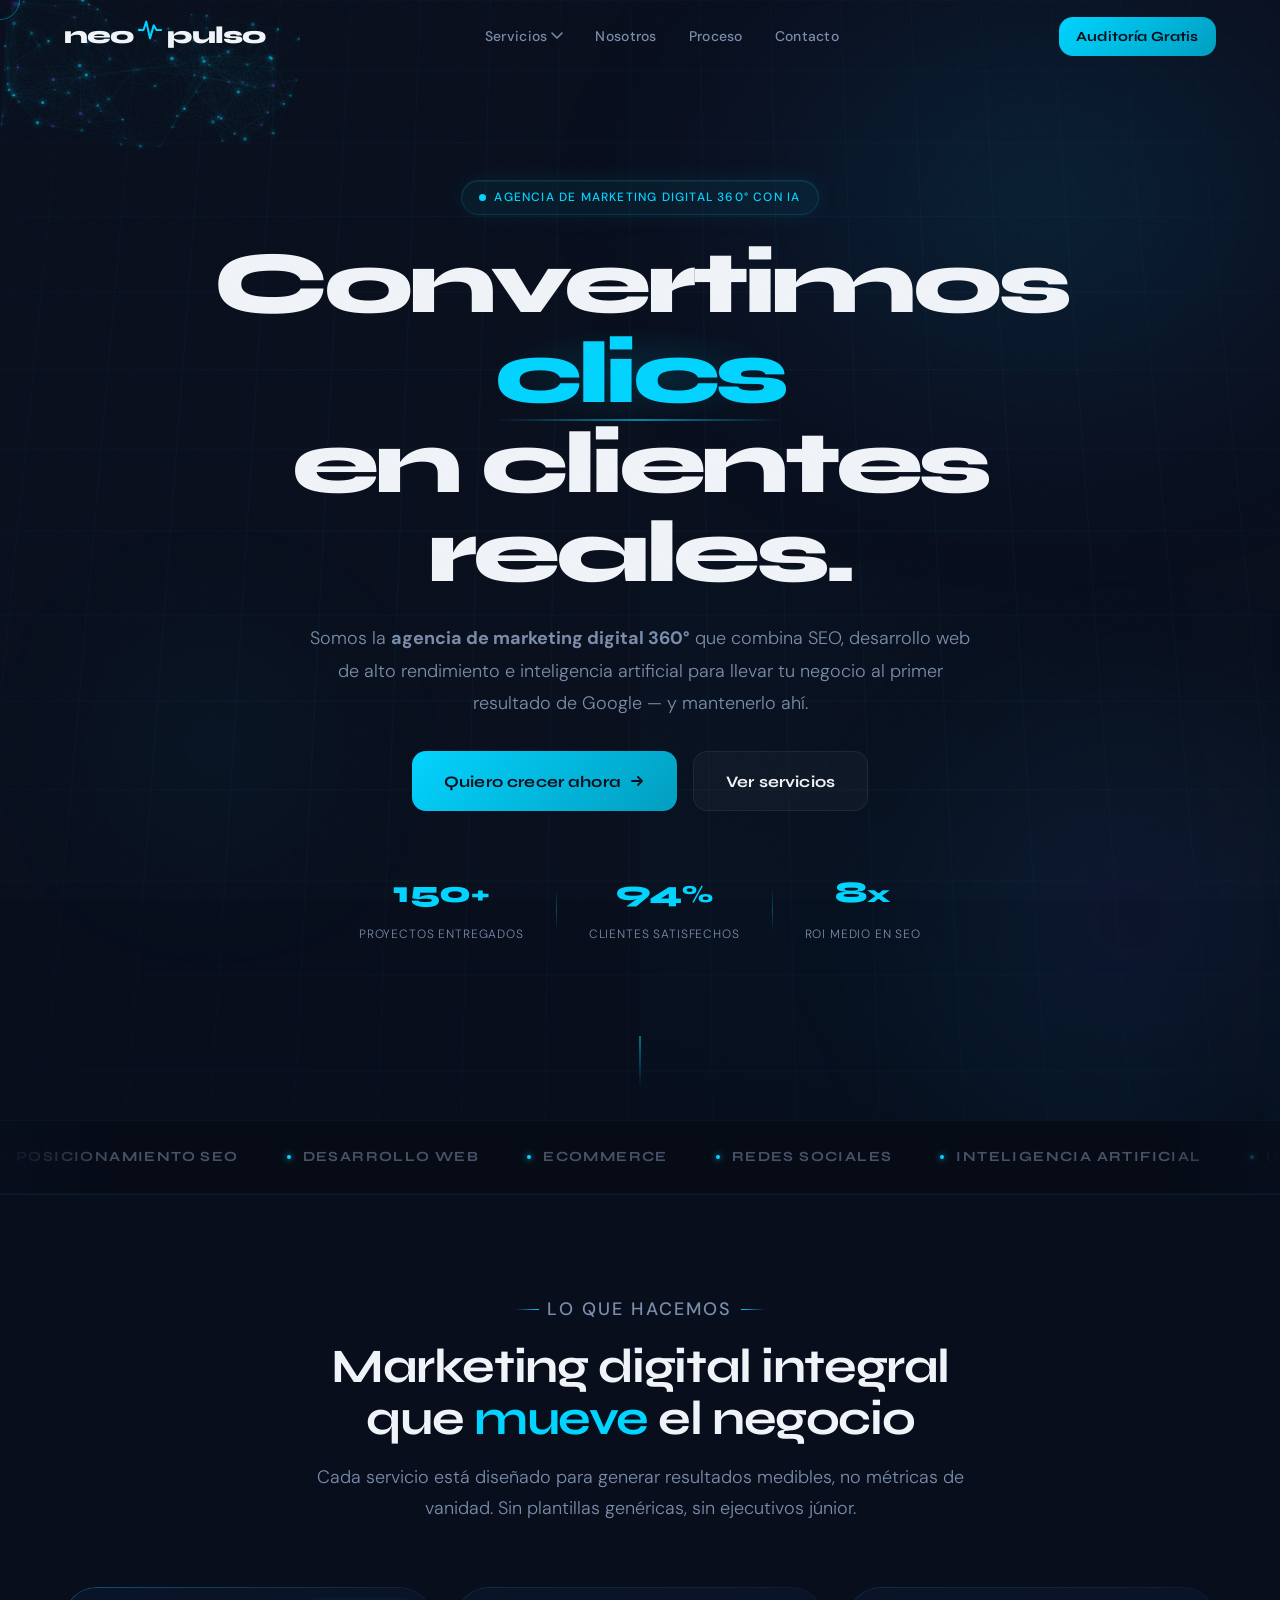
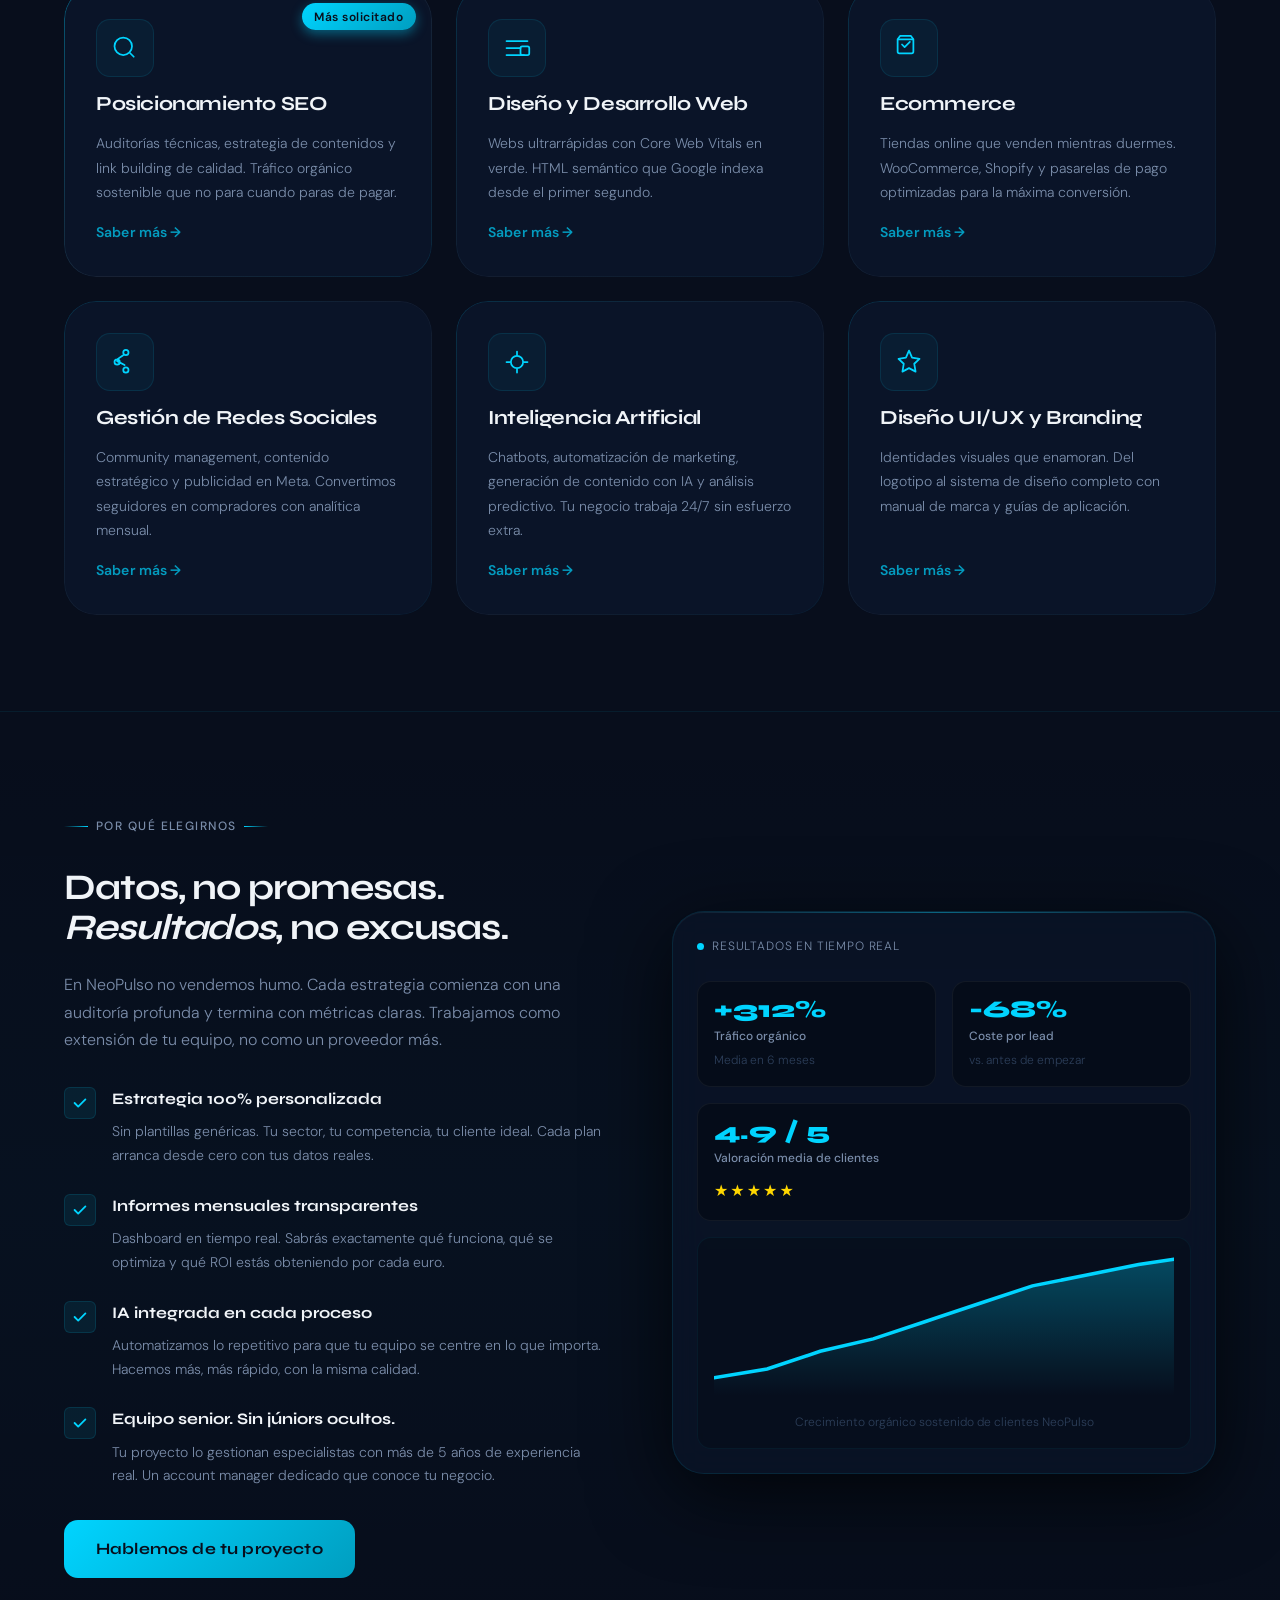
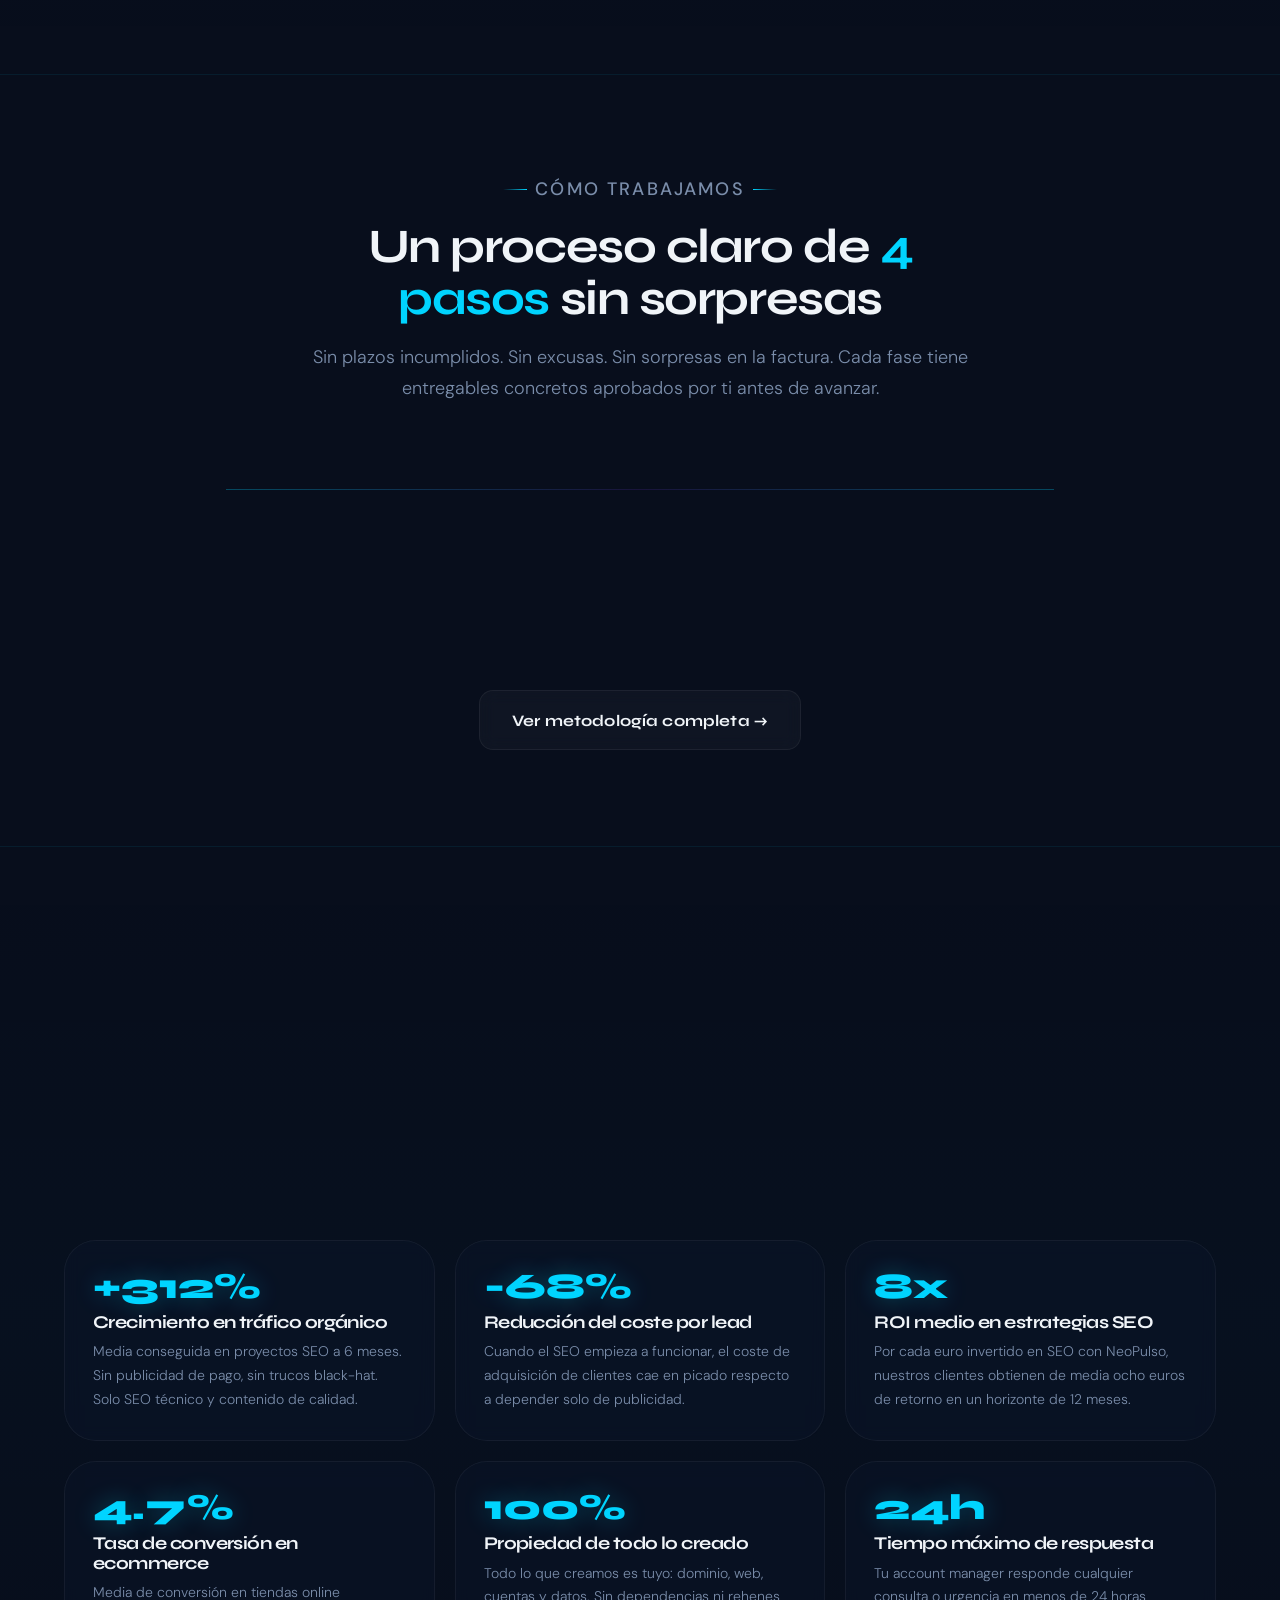
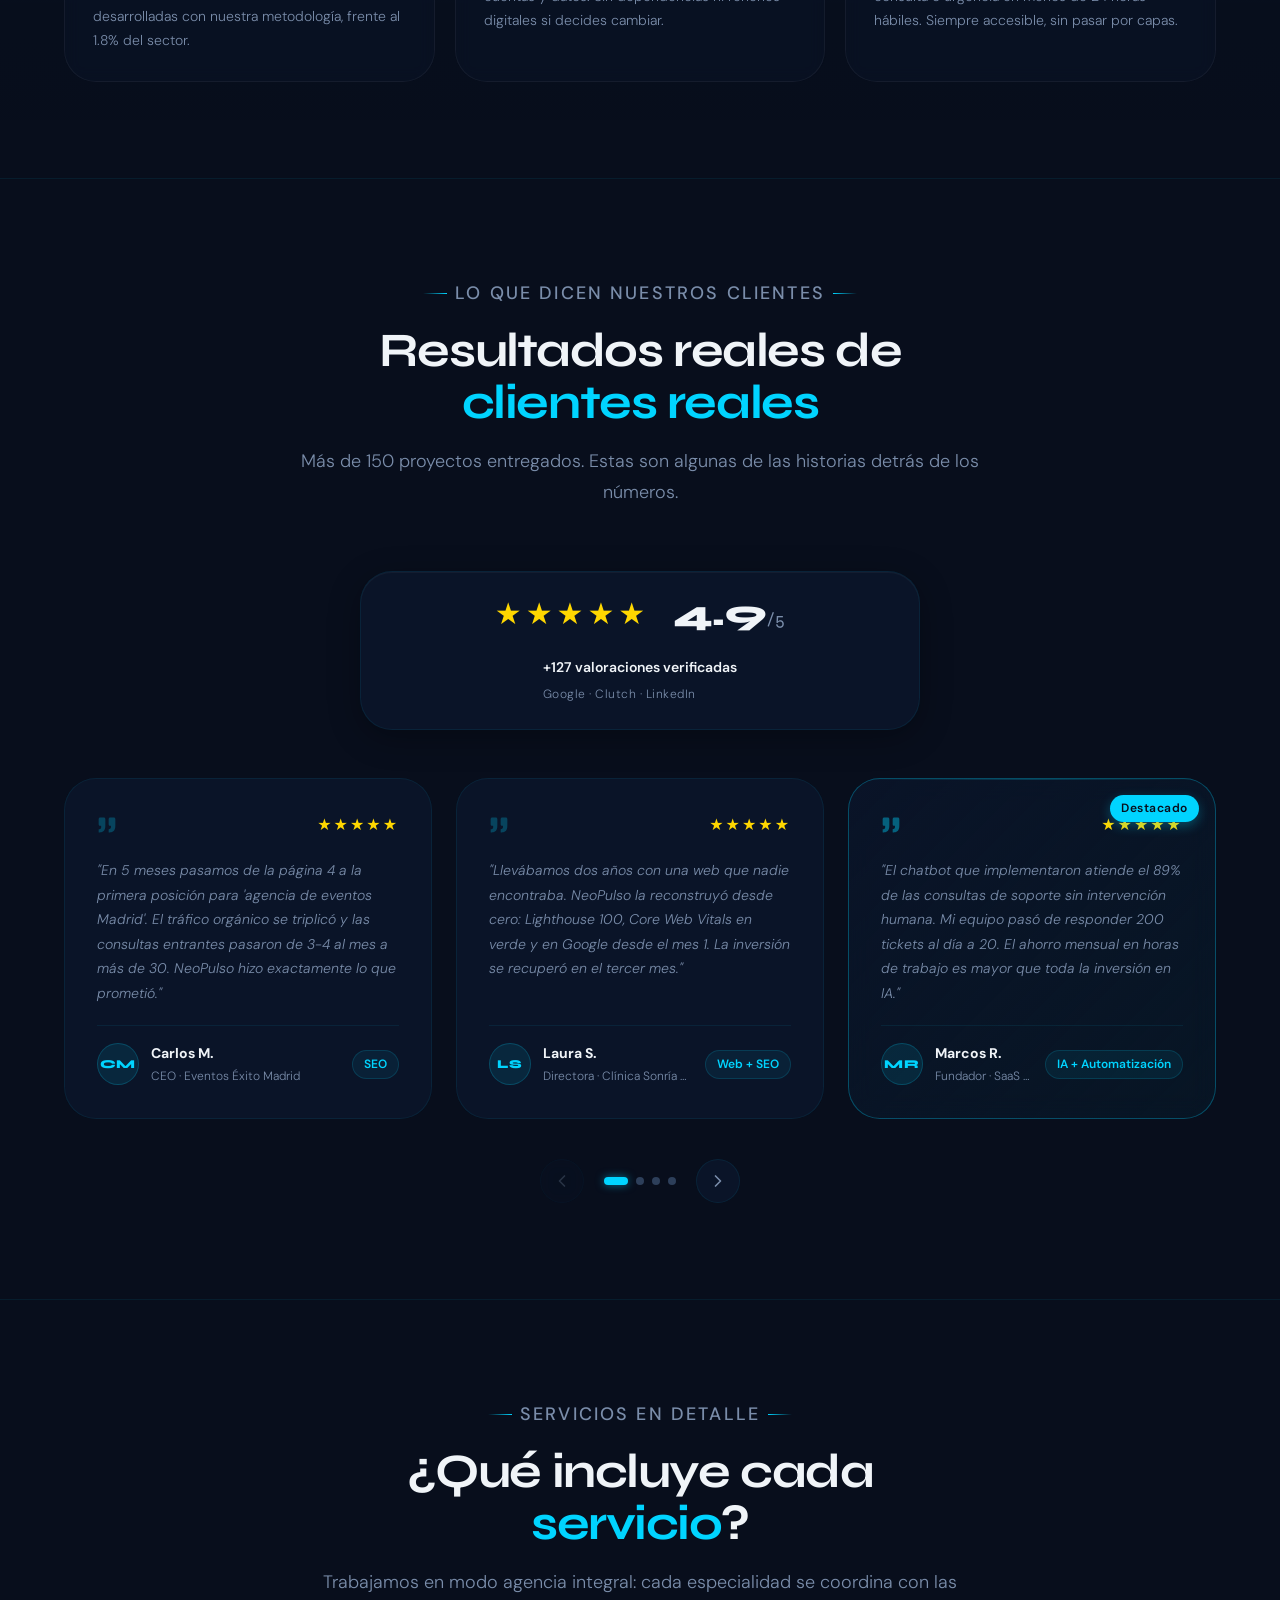
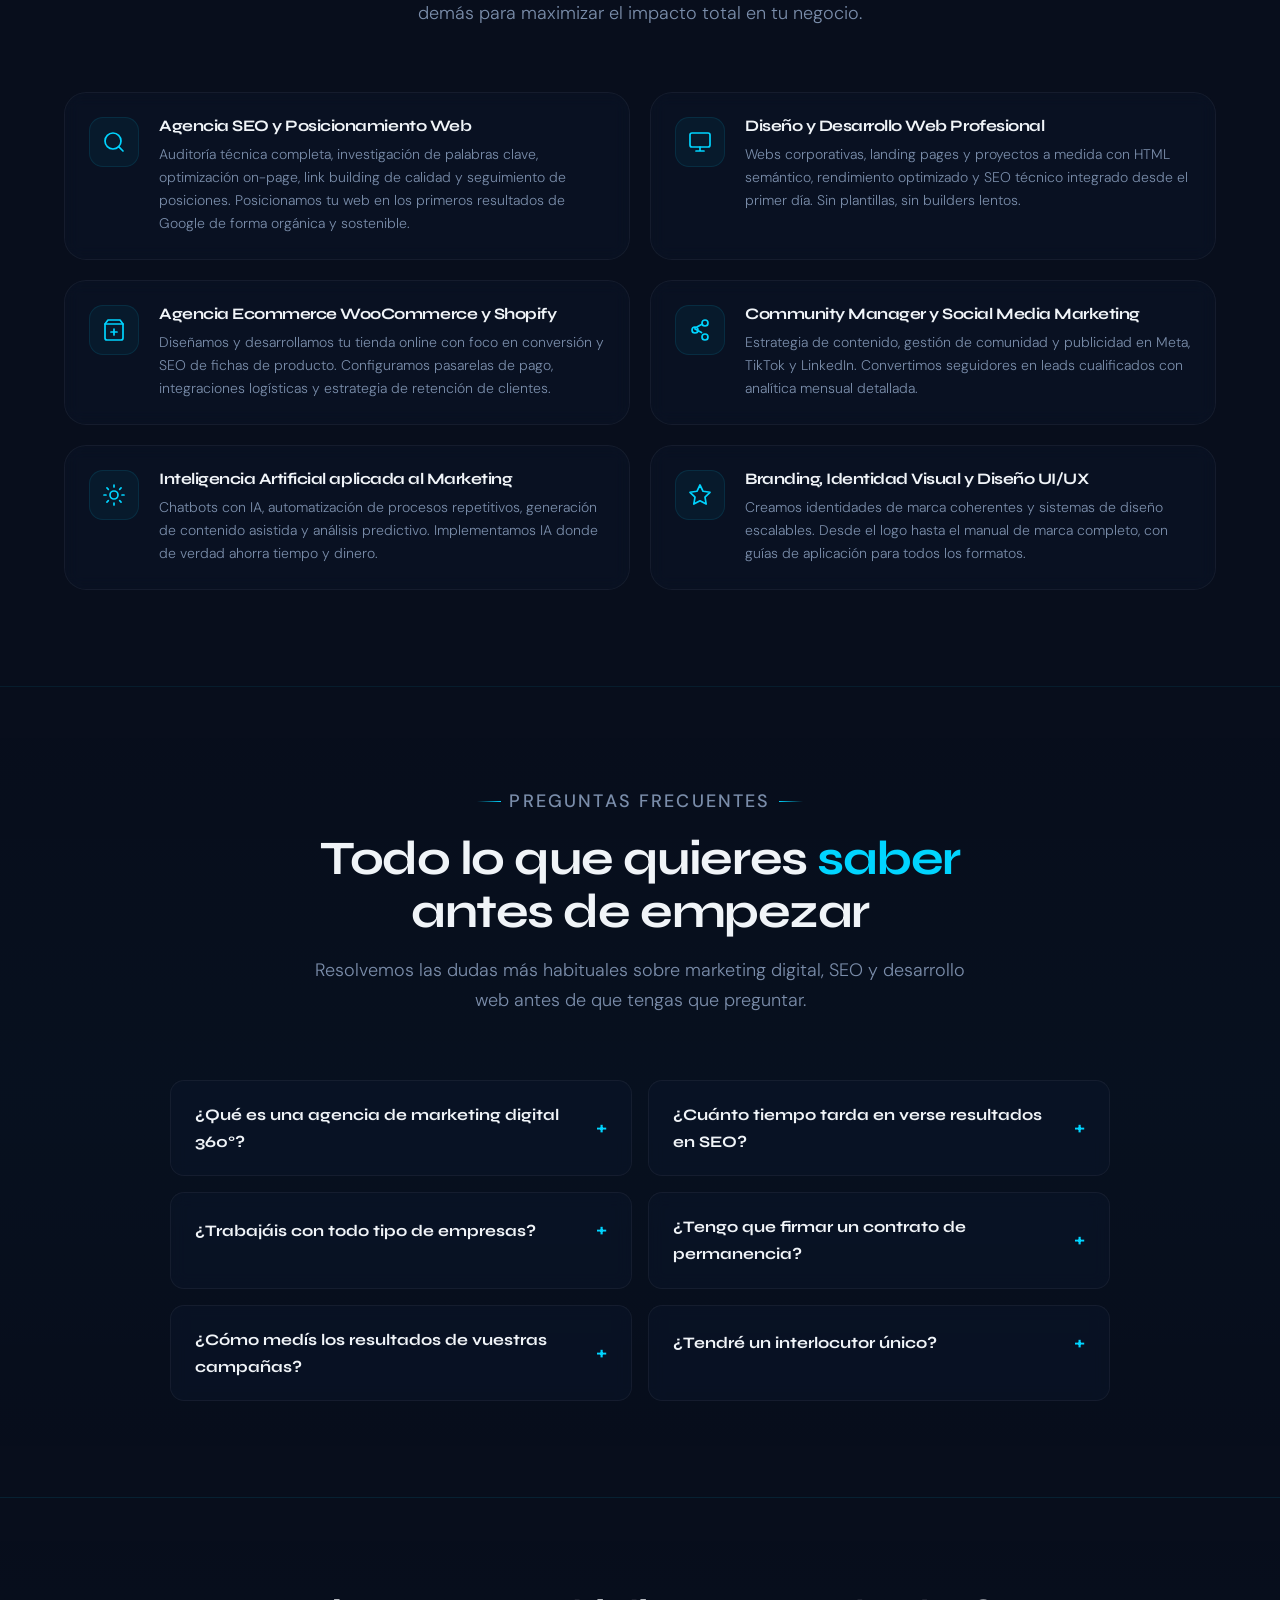
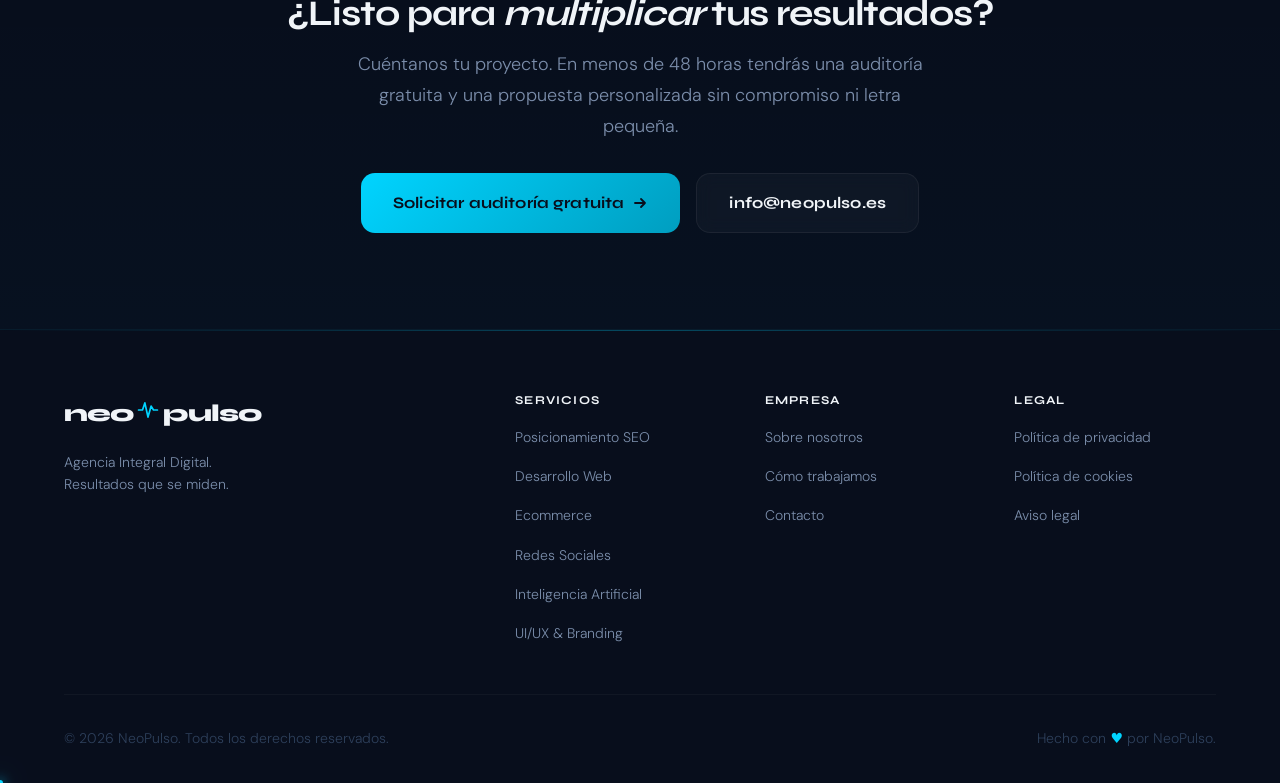
<file: index.html>
<!DOCTYPE html>
<html lang="es">
<head>
  <meta charset="UTF-8"/>
  <meta name="viewport" content="width=device-width,initial-scale=1.0"/>
  <meta http-equiv="X-UA-Compatible" content="IE=edge"/>

  <!-- ══ SEO PRIMARIO ══════════════════════════════════════════ -->
  <title>Agencia de Marketing Digital 360° y Desarrollo Web | NeoPulso</title>
  <meta name="description" content="NeoPulso, agencia de marketing digital 360°: SEO, desarrollo web, ecommerce, redes sociales, inteligencia artificial y branding. Estrategias data-driven con resultados medibles desde el primer mes."/>
  <meta name="keywords" content="agencia marketing digital, agencia SEO, desarrollo web profesional, marketing 360, inteligencia artificial marketing, agencia ecommerce España"/>
  <meta name="author" content="NeoPulso"/>
  <meta name="robots" content="index, follow, max-snippet:-1, max-image-preview:large, max-video-preview:-1"/>

  <!-- ══ CANOsNICAL ═════════════════════════════════════════════ -->
  <link rel="canonical" href="https://www.neopulso.es/"/>

  <!-- ══ OG / SOCIAL ══════════════════════════════════════════ -->
  <meta property="og:type" content="website"/>
  <meta property="og:url" content="https://www.neopulso.es/"/>
  <meta property="og:title" content="Agencia de Marketing Digital 360° | NeoPulso"/>
  <meta property="og:description" content="SEO, desarrollo web, ecommerce, redes sociales, IA y branding. Resultados medibles desde el primer mes."/>
  <meta property="og:image" content="https://www.neopulso.es/assets/img/og-image.jpg"/>
  <meta property="og:image:width" content="1200"/>
  <meta property="og:image:height" content="630"/>
  <meta property="og:locale" content="es_ES"/>
  <meta property="og:site_name" content="NeoPulso"/>

  <!-- ══ TWITTER CARD ══════════════════════════════════════════ -->
  <meta name="twitter:card" content="summary_large_image"/>
  <meta name="twitter:title" content="Agencia de Marketing Digital 360° | NeoPulso"/>
  <meta name="twitter:description" content="Estrategias digitales data-driven que combinan SEO, desarrollo web e IA."/>
  <meta name="twitter:image" content="https://www.neopulso.es/assets/img/og-image.jpg"/>

  <!-- ══ FAVICONS ══════════════════════════════════════════════ -->
<link rel="icon" rel="icon" type="image/x-icon" href="assets/img/favicon.ico"/>

  <!-- ══ FONTS ══════════════════════════════════════════════════ -->
  <link rel="preconnect" href="https://fonts.googleapis.com"/>
  <link rel="preconnect" href="https://fonts.gstatic.com" crossorigin/>
  <link href="https://fonts.googleapis.com/css2?family=Syne:wght@700;800&family=DM+Sans:opsz,wght@9..40,300;9..40,400;9..40,500&display=swap" rel="stylesheet"/>

  <!-- ══ CSS ════════════════════════════════════════════════════ -->
  <link rel="stylesheet" href="assets/css/styles.css"/>

  <!-- ══ SCHEMA: LocalBusiness + MarketingAgency ═══════════════ -->
  <script type="application/ld+json">
  {
    "@context": "https://schema.org",
    "@type": ["LocalBusiness", "MarketingAgency"],
    "name": "NeoPulso",
    "description": "Agencia de Marketing Digital 360°: SEO, desarrollo web, ecommerce, redes sociales, inteligencia artificial y branding. Estrategias data-driven con resultados medibles.",
    "url": "https://www.neopulso.es",
    "logo": "https://www.neopulso.es/assets/img/logo-neopulso.png",
    "image": "https://www.neopulso.es/assets/img/og-image.jpg",
    "email": "info@neopulso.es",
    "priceRange": "€€",
    "address": {
      "@type": "PostalAddress",
      "addressCountry": "ES",
      "addressLocality": "España"
    },
    "openingHoursSpecification": [
      {
        "@type": "OpeningHoursSpecification",
        "dayOfWeek": ["Monday","Tuesday","Wednesday","Thursday","Friday"],
        "opens": "09:00",
        "closes": "18:00"
      }
    ],
    "sameAs": [
      "https://www.linkedin.com/company/neopulso",
      "https://www.instagram.com/neopulso"
    ],
    "hasOfferCatalog": {
      "@type": "OfferCatalog",
      "name": "Servicios de Marketing Digital",
      "itemListElement": [
        { "@type": "Offer", "itemOffered": { "@type": "Service", "name": "Posicionamiento SEO", "url": "https://www.neopulso.es/agencia-seo" } },
        { "@type": "Offer", "itemOffered": { "@type": "Service", "name": "Diseño y Desarrollo Web", "url": "https://www.neopulso.es/agencia-desarrollo-web" } },
        { "@type": "Offer", "itemOffered": { "@type": "Service", "name": "Ecommerce", "url": "https://www.neopulso.es/agencia-ecommerce" } },
        { "@type": "Offer", "itemOffered": { "@type": "Service", "name": "Gestión de Redes Sociales", "url": "https://www.neopulso.es/agencia-redes-sociales" } },
        { "@type": "Offer", "itemOffered": { "@type": "Service", "name": "Inteligencia Artificial para Marketing", "url": "https://www.neopulso.es/agencia-ia" } },
        { "@type": "Offer", "itemOffered": { "@type": "Service", "name": "Diseño UI/UX y Branding", "url": "https://www.neopulso.es/agencia-branding" } }
      ]
    }
  }
  </script>

  <!-- ══ SCHEMA: FAQPage ═══════════════════════════════════════ -->
  <script type="application/ld+json">
  {
    "@context": "https://schema.org",
    "@type": "FAQPage",
    "mainEntity": [
      {
        "@type": "Question",
        "name": "¿Qué es una agencia de marketing digital 360°?",
        "acceptedAnswer": {
          "@type": "Answer",
          "text": "Una agencia de marketing digital 360° gestiona todos los canales digitales de un negocio de forma integrada: SEO, desarrollo web, ecommerce, redes sociales, publicidad de pago e inteligencia artificial. Esto garantiza coherencia entre canales y maximiza el retorno de inversión total, frente al enfoque fragmentado de trabajar con múltiples proveedores."
        }
      },
      {
        "@type": "Question",
        "name": "¿Cuánto tiempo tarda en verse resultados en SEO?",
        "acceptedAnswer": {
          "@type": "Answer",
          "text": "Los primeros resultados de una estrategia SEO bien ejecutada se empiezan a ver entre los 3 y 6 meses, con crecimiento sostenido a partir del sexto mes. A diferencia de la publicidad de pago, el tráfico orgánico conseguido con SEO no desaparece cuando paras de invertir."
        }
      },
      {
        "@type": "Question",
        "name": "¿Trabajáis con todo tipo de empresas o tenéis un sector específico?",
        "acceptedAnswer": {
          "@type": "Answer",
          "text": "Trabajamos con empresas de todos los sectores y tamaños, desde startups hasta medianas empresas. Nuestra especialidad son negocios que quieren crecer de forma sostenible a través de canales digitales propios, sin depender exclusivamente de publicidad de pago."
        }
      },
      {
        "@type": "Question",
        "name": "¿Tengo que firmar un contrato de permanencia?",
        "acceptedAnswer": {
          "@type": "Answer",
          "text": "No. Trabajamos con contratos mensuales con 30 días de preaviso. Creemos que la mejor forma de retener clientes es con resultados, no con penalizaciones por cancelación."
        }
      },
      {
        "@type": "Question",
        "name": "¿Cómo medís los resultados de vuestras campañas?",
        "acceptedAnswer": {
          "@type": "Answer",
          "text": "Cada cliente tiene acceso a un dashboard en tiempo real con todas sus métricas: tráfico orgánico, posiciones en Google, conversiones, coste por lead y ROI por canal. Además, entregamos un informe ejecutivo mensual con análisis de resultados vs. objetivos y propuestas de optimización."
        }
      },
      {
        "@type": "Question",
        "name": "¿Tendré un interlocutor único?",
        "acceptedAnswer": {
          "@type": "Answer",
          "text": "Sí. Cada cliente tiene un account manager dedicado que coordina el equipo técnico. Una sola persona de contacto que conoce tu proyecto al detalle y está disponible en menos de 24 horas hábiles."
        }
      }
    ]
  }
  </script>

  <!--
  ══ SCHEMA AggregateRating — descomentar cuando tengas reseñas reales ══
  <script type="application/ld+json">
  {
    "@context": "https://schema.org",
    "@type": "LocalBusiness",
    "name": "NeoPulso",
    "aggregateRating": {
      "@type": "AggregateRating",
      "ratingValue": "4.9",
      "reviewCount": "127",
      "bestRating": "5",
      "worstRating": "1"
    }
  }
  </script>
  -->

  <!-- ══ ESTILOS CARRUSEL TESTIMONIOS ══════════════════════════ -->
  <style>
    .testimonios-section{overflow:hidden}
    .test-rating-global{display:flex;align-items:center;justify-content:center;gap:var(--s6);flex-wrap:wrap;padding:var(--s6) var(--s8);background:var(--bg-card);border:1px solid var(--border);border-radius:var(--r-xl);max-width:560px;margin-inline:auto;margin-bottom:var(--s12)}
    .test-stars{color:#FFD700;font-size:var(--3xl);letter-spacing:4px;line-height:1}
    .test-rating-num{font-family:var(--font-d);font-size:var(--4xl);font-weight:800;color:var(--white);line-height:1}
    .test-rating-num span{font-size:var(--lg);color:var(--muted);font-weight:400}
    .test-rating-meta{display:flex;flex-direction:column;gap:4px}
    .test-rating-count{font-size:var(--sm);font-weight:600;color:var(--white)}
    .test-rating-sources{font-size:var(--xs);color:var(--muted);letter-spacing:.04em}
    .test-carousel-wrapper{position:relative;width:100%;overflow:hidden}
    .test-track{display:flex;gap:var(--s6);transition:transform .55s cubic-bezier(.25,.46,.45,.94);will-change:transform;align-items:stretch}
    .test-card{flex:0 0 calc((100% - 2 * var(--s6)) / 3);min-width:calc((100% - 2 * var(--s6)) / 3);background:var(--bg-card);border:1px solid var(--border);border-radius:var(--r-xl);padding:var(--s8);display:flex;flex-direction:column;gap:var(--s5);position:relative;overflow:hidden;transition:border-color var(--tr),box-shadow var(--tr),transform var(--tr-slow)}
    .test-card::before{content:'';position:absolute;top:0;left:0;right:0;height:1px;background:linear-gradient(90deg,transparent,rgba(0,212,255,.2),transparent);opacity:0;transition:opacity var(--tr)}
    .test-card:hover{border-color:var(--border-h);box-shadow:var(--glow);transform:translateY(-4px)}
    .test-card:hover::before{opacity:1}
    .test-card--featured{border-color:rgba(0,212,255,.3);background:linear-gradient(135deg,var(--bg-card) 0%,rgba(0,212,255,.04) 100%)}
    .test-card--featured::before{opacity:1}
    .test-card--featured::after{content:'Destacado';position:absolute;top:var(--s4);right:var(--s4);font-size:var(--xs);font-weight:600;letter-spacing:.04em;color:var(--bg);background:var(--cyan);border-radius:100px;padding:.2rem .7rem}
    .test-card-top{display:flex;align-items:center;justify-content:space-between}
    .test-stars-small{color:#FFD700;font-size:var(--base);letter-spacing:2px}
    .test-body{flex:1}
    .test-body p{font-size:var(--sm);color:var(--muted);line-height:1.75;font-style:italic;margin:0}
    .test-author{display:flex;align-items:center;gap:var(--s3);padding-top:var(--s4);border-top:1px solid var(--border)}
    .test-avatar{flex-shrink:0;width:42px;height:42px;border-radius:50%;background:rgba(0,212,255,.1);border:1px solid rgba(0,212,255,.2);display:flex;align-items:center;justify-content:center;font-family:var(--font-d);font-size:var(--xs);font-weight:800;color:var(--cyan);letter-spacing:.05em}
    .test-author-info{flex:1;min-width:0}
    .test-author-info strong{display:block;font-size:var(--sm);font-weight:700;color:var(--white);white-space:nowrap;overflow:hidden;text-overflow:ellipsis}
    .test-author-info span{display:block;font-size:var(--xs);color:var(--muted);white-space:nowrap;overflow:hidden;text-overflow:ellipsis}
    .test-service-tag{flex-shrink:0;font-size:var(--xs);font-weight:600;color:var(--cyan);background:rgba(0,212,255,.07);border:1px solid rgba(0,212,255,.15);border-radius:100px;padding:.2rem .7rem;white-space:nowrap}
    .test-controls{display:flex;align-items:center;justify-content:center;gap:var(--s5);margin-top:var(--s10)}
    .test-btn{width:44px;height:44px;border-radius:50%;background:var(--bg-card);border:1px solid var(--border);color:var(--muted);display:flex;align-items:center;justify-content:center;cursor:pointer;transition:background var(--tr),border-color var(--tr),color var(--tr),transform 150ms ease;flex-shrink:0}
    .test-btn:hover:not(:disabled){background:var(--cyan-glow);border-color:var(--border-h);color:var(--cyan);transform:scale(1.08)}
    .test-btn:disabled{opacity:.3;cursor:not-allowed}
    .test-dots{display:flex;gap:var(--s2);align-items:center}
    .test-dot{width:8px;height:8px;border-radius:50%;background:var(--subtle);border:none;cursor:pointer;transition:background var(--tr),width var(--tr);padding:0}
    .test-dot.active{background:var(--cyan);width:24px;border-radius:4px;box-shadow:0 0 8px rgba(0,212,255,.5)}
    @media(max-width:1024px){.test-card{flex:0 0 calc((100% - var(--s6)) / 2);min-width:calc((100% - var(--s6)) / 2)}}
    @media(max-width:640px){.test-card{flex:0 0 calc(100% - var(--s6));min-width:calc(100% - var(--s6))}.test-rating-global{gap:var(--s4);padding:var(--s5)}.test-stars{font-size:var(--2xl)}.test-rating-num{font-size:var(--3xl)}}
    @media(pointer:coarse){.test-btn,.test-dot{cursor:auto}}
  </style>
</head>
<body>

<div id="site-header-slot"></div>

<main id="main-content">

  <!-- ══════════════════════════════════════════════════════════
       HERO
  ═══════════════════════════════════════════════════════════════ -->
  <section class="hero" aria-labelledby="hero-h1">
    <div class="hero-bg" aria-hidden="true">
      <canvas id="particles-canvas"></canvas>
      <div class="hero-grid"></div>
      <div class="hero-blob hero-blob--1"></div>
      <div class="hero-blob hero-blob--2"></div>
      <div class="hero-blob hero-blob--3"></div>
    </div>

    <div class="container hero-content">
      <div class="hero-badge">
        <span class="pulse-dot" aria-hidden="true"></span>
        Agencia de Marketing Digital 360° con IA
      </div>

      <h1 id="hero-h1" class="hero-title">
        Convertimos <em class="scramble-target">clics</em><br/>en clientes reales.
      </h1>

      <p class="hero-sub">
        Somos la <strong>agencia de marketing digital 360°</strong> que combina SEO, desarrollo web de alto rendimiento e inteligencia artificial para llevar tu negocio al primer resultado de Google — y mantenerlo ahí.
      </p>

      <div class="hero-actions">
        <a href="contacto" class="btn btn-primary btn-lg">
          Quiero crecer ahora
          <svg width="16" height="16" viewBox="0 0 16 16" fill="none" aria-hidden="true">
            <path d="M3 8h10M9 4l4 4-4 4" stroke="currentColor" stroke-width="1.8" stroke-linecap="round" stroke-linejoin="round"/>
          </svg>
        </a>
        <a href="#servicios" class="btn btn-ghost btn-lg">Ver servicios</a>
      </div>

      <div class="hero-stats" aria-label="Estadísticas clave de NeoPulso">
        <div class="stat-item">
          <span><strong class="stat-val" data-target="150">0</strong><span class="stat-suf">+</span></span>
          <span class="stat-lbl">Proyectos entregados</span>
        </div>
        <div class="stat-div" aria-hidden="true"></div>
        <div class="stat-item">
          <span><strong class="stat-val" data-target="94">0</strong><span class="stat-suf">%</span></span>
          <span class="stat-lbl">Clientes satisfechos</span>
        </div>
        <div class="stat-div" aria-hidden="true"></div>
        <div class="stat-item">
          <span><strong class="stat-val" data-target="8">0</strong><span class="stat-suf">x</span></span>
          <span class="stat-lbl">ROI medio en SEO</span>
        </div>
      </div>
    </div>

    <span class="scroll-hint" aria-hidden="true"><span class="scroll-hint__line"></span></span>
  </section>

  <!-- ══ TICKER ════════════════════════════════════════════════ -->
  <div class="ticker-section" aria-hidden="true" role="presentation">
    <div class="ticker-track">
      <span class="ticker-item"><span class="ticker-dot"></span>Posicionamiento SEO</span>
      <span class="ticker-item"><span class="ticker-dot"></span>Desarrollo Web</span>
      <span class="ticker-item"><span class="ticker-dot"></span>Ecommerce</span>
      <span class="ticker-item"><span class="ticker-dot"></span>Redes Sociales</span>
      <span class="ticker-item"><span class="ticker-dot"></span>Inteligencia Artificial</span>
      <span class="ticker-item"><span class="ticker-dot"></span>UI/UX &amp; Branding</span>
      <span class="ticker-item"><span class="ticker-dot"></span>Marketing 360°</span>
      <span class="ticker-item"><span class="ticker-dot"></span>Resultados Medibles</span>
      <span class="ticker-item" aria-hidden="true"><span class="ticker-dot"></span>Posicionamiento SEO</span>
      <span class="ticker-item" aria-hidden="true"><span class="ticker-dot"></span>Desarrollo Web</span>
      <span class="ticker-item" aria-hidden="true"><span class="ticker-dot"></span>Ecommerce</span>
      <span class="ticker-item" aria-hidden="true"><span class="ticker-dot"></span>Redes Sociales</span>
      <span class="ticker-item" aria-hidden="true"><span class="ticker-dot"></span>Inteligencia Artificial</span>
      <span class="ticker-item" aria-hidden="true"><span class="ticker-dot"></span>UI/UX &amp; Branding</span>
      <span class="ticker-item" aria-hidden="true"><span class="ticker-dot"></span>Marketing 360°</span>
      <span class="ticker-item" aria-hidden="true"><span class="ticker-dot"></span>Resultados Medibles</span>
    </div>
  </div>

  <!-- ══════════════════════════════════════════════════════════
       SERVICIOS
  ═══════════════════════════════════════════════════════════════ -->
  <section class="section-border" id="servicios" aria-labelledby="svc-h2">
    <div class="container">
      <header class="sh">
        <p class="sh__eye">Lo que hacemos</p>
        <h2 id="svc-h2">Marketing digital integral que <em>mueve</em> el negocio</h2>
        <p>Cada servicio está diseñado para generar resultados medibles, no métricas de vanidad. Sin plantillas genéricas, sin ejecutivos júnior.</p>
      </header>

      <div class="services-grid" role="list">

        <article class="svc-card svc-card--feat reveal" role="listitem">
          <div class="svc-badge">Más solicitado</div>
          <div class="svc-icon" aria-hidden="true">
            <svg width="28" height="28" viewBox="0 0 32 32" fill="none">
              <circle cx="14" cy="14" r="10" stroke="var(--cyan)" stroke-width="2"/>
              <path d="m26 26-4-4" stroke="var(--cyan)" stroke-width="2" stroke-linecap="round"/>
            </svg>
          </div>
          <h3><a href="agencia-seo" style="color:inherit">Posicionamiento SEO</a></h3>
          <p>Auditorías técnicas, estrategia de contenidos y link building de calidad. Tráfico orgánico sostenible que no para cuando paras de pagar.</p>
          <a href="agencia-seo" class="svc-link" aria-label="Más información sobre Posicionamiento SEO">Saber más →</a>
        </article>

        <article class="svc-card reveal" role="listitem">
          <div class="svc-icon" aria-hidden="true">
            <svg width="28" height="28" viewBox="0 0 32 32" fill="none">
              <path d="M4 8h24M4 16h16M4 24h20" stroke="var(--cyan)" stroke-width="2" stroke-linecap="round"/>
              <rect x="20" y="14" width="10" height="10" rx="2" stroke="var(--cyan)" stroke-width="2"/>
            </svg>
          </div>
          <h3><a href="agencia-desarrollo-web" style="color:inherit">Diseño y Desarrollo Web</a></h3>
          <p>Webs ultrarrápidas con Core Web Vitals en verde. HTML semántico que Google indexa desde el primer segundo.</p>
          <a href="agencia-desarrollo-web" class="svc-link" aria-label="Más información sobre Diseño y Desarrollo Web">Saber más →</a>
        </article>

        <article class="svc-card reveal" role="listitem">
          <div class="svc-icon" aria-hidden="true">
            <svg width="28" height="28" viewBox="0 0 32 32" fill="none">
              <path d="M6 2L3 6v14a2 2 0 0 0 2 2h14a2 2 0 0 0 2-2V6l-3-4z" stroke="var(--cyan)" stroke-width="2" stroke-linecap="round" stroke-linejoin="round"/>
              <line x1="3" y1="6" x2="21" y2="6" stroke="var(--cyan)" stroke-width="2"/>
              <path d="M8 12l3 3 6-6" stroke="var(--cyan)" stroke-width="2" stroke-linecap="round" stroke-linejoin="round"/>
            </svg>
          </div>
          <h3><a href="agencia-ecommerce" style="color:inherit">Ecommerce</a></h3>
          <p>Tiendas online que venden mientras duermes. WooCommerce, Shopify y pasarelas de pago optimizadas para la máxima conversión.</p>
          <a href="agencia-ecommerce" class="svc-link" aria-label="Más información sobre Ecommerce">Saber más →</a>
        </article>

        <article class="svc-card reveal" role="listitem">
          <div class="svc-icon" aria-hidden="true">
            <svg width="28" height="28" viewBox="0 0 32 32" fill="none">
              <path d="M17 2a3 3 0 1 1 0 6 3 3 0 0 1 0-6zM7 13a3 3 0 1 1 0 6A3 3 0 0 1 7 13zm10 9a3 3 0 1 1 0 6 3 3 0 0 1 0-6zm-10-7 8.5 4.5M13.5 8.5 7 13" stroke="var(--cyan)" stroke-width="2" stroke-linecap="round"/>
            </svg>
          </div>
          <h3><a href="agencia-redes-sociales" style="color:inherit">Gestión de Redes Sociales</a></h3>
          <p>Community management, contenido estratégico y publicidad en Meta. Convertimos seguidores en compradores con analítica mensual.</p>
          <a href="agencia-redes-sociales" class="svc-link" aria-label="Más información sobre Gestión de Redes Sociales">Saber más →</a>
        </article>

        <article class="svc-card reveal" role="listitem">
          <div class="svc-icon" aria-hidden="true">
            <svg width="28" height="28" viewBox="0 0 32 32" fill="none">
              <path d="M16 4v4M16 24v4M4 16h4M24 16h4" stroke="var(--cyan)" stroke-width="2" stroke-linecap="round"/>
              <circle cx="16" cy="16" r="7" stroke="var(--cyan)" stroke-width="2"/>
            </svg>
          </div>
          <h3><a href="agencia-ia" style="color:inherit">Inteligencia Artificial</a></h3>
          <p>Chatbots, automatización de marketing, generación de contenido con IA y análisis predictivo. Tu negocio trabaja 24/7 sin esfuerzo extra.</p>
          <a href="agencia-ia" class="svc-link" aria-label="Más información sobre Inteligencia Artificial para Marketing">Saber más →</a>
        </article>

        <article class="svc-card reveal" role="listitem">
          <div class="svc-icon" aria-hidden="true">
            <svg width="28" height="28" viewBox="0 0 32 32" fill="none">
              <polygon points="16 3 19.5 11 28 12.3 22 18 23.5 27 16 23 8.5 27 10 18 4 12.3 12.5 11" stroke="var(--cyan)" stroke-width="2" stroke-linecap="round" stroke-linejoin="round"/>
            </svg>
          </div>
          <h3><a href="agencia-branding" style="color:inherit">Diseño UI/UX y Branding</a></h3>
          <p>Identidades visuales que enamoran. Del logotipo al sistema de diseño completo con manual de marca y guías de aplicación.</p>
          <a href="agencia-branding" class="svc-link" aria-label="Más información sobre Diseño UI/UX y Branding">Saber más →</a>
        </article>

      </div>
    </div>
  </section>

  <!-- ══════════════════════════════════════════════════════════
       POR QUÉ ELEGIRNOS
  ═══════════════════════════════════════════════════════════════ -->
  <section
    class="section-border"
    id="nosotros"
    aria-labelledby="why-h2"
    style="background:linear-gradient(180deg,transparent 0%,rgba(0,212,255,.02) 50%,transparent 100%)"
  >
    <div class="container">
      <div class="why-inner">

        <div class="why-content reveal">
          <p class="sh__eye">Por qué elegirnos</p>
          <h2 id="why-h2">Datos, no promesas.<br/><em>Resultados</em>, no excusas.</h2>
          <p>En NeoPulso no vendemos humo. Cada estrategia comienza con una auditoría profunda y termina con métricas claras. Trabajamos como extensión de tu equipo, no como un proveedor más.</p>
          <ul class="why-list" role="list">
            <li class="why-item">
              <span class="why-icon" aria-hidden="true">
                <svg width="18" height="18" viewBox="0 0 20 20" fill="none"><path d="M4 10l4 4 8-8" stroke="var(--cyan)" stroke-width="2" stroke-linecap="round" stroke-linejoin="round"/></svg>
              </span>
              <div>
                <strong>Estrategia 100% personalizada</strong>
                <p>Sin plantillas genéricas. Tu sector, tu competencia, tu cliente ideal. Cada plan arranca desde cero con tus datos reales.</p>
              </div>
            </li>
            <li class="why-item">
              <span class="why-icon" aria-hidden="true">
                <svg width="18" height="18" viewBox="0 0 20 20" fill="none"><path d="M4 10l4 4 8-8" stroke="var(--cyan)" stroke-width="2" stroke-linecap="round" stroke-linejoin="round"/></svg>
              </span>
              <div>
                <strong>Informes mensuales transparentes</strong>
                <p>Dashboard en tiempo real. Sabrás exactamente qué funciona, qué se optimiza y qué ROI estás obteniendo por cada euro.</p>
              </div>
            </li>
            <li class="why-item">
              <span class="why-icon" aria-hidden="true">
                <svg width="18" height="18" viewBox="0 0 20 20" fill="none"><path d="M4 10l4 4 8-8" stroke="var(--cyan)" stroke-width="2" stroke-linecap="round" stroke-linejoin="round"/></svg>
              </span>
              <div>
                <strong>IA integrada en cada proceso</strong>
                <p>Automatizamos lo repetitivo para que tu equipo se centre en lo que importa. Hacemos más, más rápido, con la misma calidad.</p>
              </div>
            </li>
            <li class="why-item">
              <span class="why-icon" aria-hidden="true">
                <svg width="18" height="18" viewBox="0 0 20 20" fill="none"><path d="M4 10l4 4 8-8" stroke="var(--cyan)" stroke-width="2" stroke-linecap="round" stroke-linejoin="round"/></svg>
              </span>
              <div>
                <strong>Equipo senior. Sin júniors ocultos.</strong>
                <p>Tu proyecto lo gestionan especialistas con más de 5 años de experiencia real. Un account manager dedicado que conoce tu negocio.</p>
              </div>
            </li>
          </ul>
          <a href="contacto" class="btn btn-primary btn-lg" style="margin-top:2rem">Hablemos de tu proyecto</a>
        </div>

        <div class="metrics-panel reveal">
          <div class="mp-header"><span class="pulse-dot" aria-hidden="true"></span>Resultados en tiempo real</div>
          <div class="mp-row">
            <div class="mp-card">
              <span class="mp-val text-cyan">+312%</span>
              <span class="mp-lbl">Tráfico orgánico</span>
              <span class="mp-sub">Media en 6 meses</span>
            </div>
            <div class="mp-card">
              <span class="mp-val text-cyan">-68%</span>
              <span class="mp-lbl">Coste por lead</span>
              <span class="mp-sub">vs. antes de empezar</span>
            </div>
          </div>
          <div class="mp-row">
            <div class="mp-card mp-card--wide">
              <span class="mp-val text-cyan">4.9 / 5</span>
              <span class="mp-lbl">Valoración media de clientes</span>
              <div class="stars" aria-label="4.9 de 5 estrellas">★★★★★</div>
            </div>
          </div>
          <div class="mp-chart">
            <svg viewBox="0 0 260 80" fill="none" xmlns="http://www.w3.org/2000/svg">
              <defs>
                <linearGradient id="cg" x1="0" y1="0" x2="0" y2="1">
                  <stop offset="0%" stop-color="var(--cyan)" stop-opacity=".3"/>
                  <stop offset="100%" stop-color="var(--cyan)" stop-opacity="0"/>
                </linearGradient>
              </defs>
              <path d="M0 70 L30 65 L60 55 L90 48 L120 38 L150 28 L180 18 L210 12 L240 6 L260 3" stroke="var(--cyan)" stroke-width="2" stroke-linecap="round"/>
              <path d="M0 70 L30 65 L60 55 L90 48 L120 38 L150 28 L180 18 L210 12 L240 6 L260 3 V80 H0Z" fill="url(#cg)"/>
            </svg>
            <span class="chart-lbl">Crecimiento orgánico sostenido de clientes NeoPulso</span>
          </div>
        </div>

      </div>
    </div>
  </section>

  <!-- ══════════════════════════════════════════════════════════
       PROCESO
  ═══════════════════════════════════════════════════════════════ -->
  <section class="section-border" id="proceso" aria-labelledby="proc-h2">
    <div class="container">
      <header class="sh">
        <p class="sh__eye">Cómo trabajamos</p>
        <h2 id="proc-h2">Un proceso claro de <em>4 pasos</em> sin sorpresas</h2>
        <p>Sin plazos incumplidos. Sin excusas. Sin sorpresas en la factura. Cada fase tiene entregables concretos aprobados por ti antes de avanzar.</p>
      </header>
      <ol class="process-steps" role="list">
        <li class="ps reveal">
          <div class="ps__num" aria-hidden="true">01</div>
          <h3>Auditoría y Diagnóstico</h3>
          <p>Analizamos tu web, tus competidores y tu posicionamiento actual. Identificamos los problemas que te están costando clientes hoy.</p>
        </li>
        <li class="ps reveal">
          <div class="ps__num" aria-hidden="true">02</div>
          <h3>Estrategia a medida</h3>
          <p>Plan de acción con objetivos SMART, KPIs y plazos definidos. Todo aprobado contigo antes de ejecutar una sola acción.</p>
        </li>
        <li class="ps reveal">
          <div class="ps__num" aria-hidden="true">03</div>
          <h3>Ejecución y Optimización</h3>
          <p>Sprints semanales con entregables claros. Medimos el impacto de cada acción y ajustamos en tiempo real. Lo que funciona, se escala.</p>
        </li>
        <li class="ps reveal">
          <div class="ps__num" aria-hidden="true">04</div>
          <h3>Informe y Escalado</h3>
          <p>Reporting mensual transparente con ROI por canal. Las campañas ganadoras se duplican. El crecimiento se vuelve compuesto.</p>
        </li>
      </ol>
      <div style="text-align:center;margin-top:var(--s12)">
        <a href="proceso" class="btn btn-ghost btn-lg">Ver metodología completa →</a>
      </div>
    </div>
  </section>

  <!-- ══════════════════════════════════════════════════════════
       BENEFICIOS NUMÉRICOS
  ═══════════════════════════════════════════════════════════════ -->
  <section class="section-border" aria-labelledby="ben-h2" style="background:linear-gradient(180deg,transparent,rgba(0,212,255,.015),transparent)">
    <div class="container">
      <header class="sh">
        <p class="sh__eye">Resultados que hablan</p>
        <h2 id="ben-h2">Números reales de <em>clientes reales</em></h2>
        <p>Cada proyecto parte de una auditoría honesta. Los resultados son fruto de estrategia rigurosa, no de promesas de venta.</p>
      </header>
      <div class="benefits-grid">
        <div class="bc reveal">
          <div class="bc__num">+312%</div>
          <h3>Crecimiento en tráfico orgánico</h3>
          <p>Media conseguida en proyectos SEO a 6 meses. Sin publicidad de pago, sin trucos black-hat. Solo SEO técnico y contenido de calidad.</p>
        </div>
        <div class="bc reveal">
          <div class="bc__num">-68%</div>
          <h3>Reducción del coste por lead</h3>
          <p>Cuando el SEO empieza a funcionar, el coste de adquisición de clientes cae en picado respecto a depender solo de publicidad.</p>
        </div>
        <div class="bc reveal">
          <div class="bc__num">8x</div>
          <h3>ROI medio en estrategias SEO</h3>
          <p>Por cada euro invertido en SEO con NeoPulso, nuestros clientes obtienen de media ocho euros de retorno en un horizonte de 12 meses.</p>
        </div>
        <div class="bc reveal">
          <div class="bc__num">4.7%</div>
          <h3>Tasa de conversión en ecommerce</h3>
          <p>Media de conversión en tiendas online desarrolladas con nuestra metodología, frente al 1.8% del sector.</p>
        </div>
        <div class="bc reveal">
          <div class="bc__num">100%</div>
          <h3>Propiedad de todo lo creado</h3>
          <p>Todo lo que creamos es tuyo: dominio, web, cuentas y datos. Sin dependencias ni rehenes digitales si decides cambiar.</p>
        </div>
        <div class="bc reveal">
          <div class="bc__num">24h</div>
          <h3>Tiempo máximo de respuesta</h3>
          <p>Tu account manager responde cualquier consulta o urgencia en menos de 24 horas hábiles. Siempre accesible, sin pasar por capas.</p>
        </div>
      </div>
    </div>
  </section>

  <!-- ══════════════════════════════════════════════════════════
       TESTIMONIOS — Carrusel de opiniones
  ═══════════════════════════════════════════════════════════════ -->
  <section class="section-border testimonios-section" aria-labelledby="test-h2" id="opiniones">
    <div class="container">

      <header class="sh">
        <p class="sh__eye">Lo que dicen nuestros clientes</p>
        <h2 id="test-h2">Resultados reales de <em>clientes reales</em></h2>
        <p>Más de 150 proyectos entregados. Estas son algunas de las historias detrás de los números.</p>
      </header>

      <div class="test-rating-global reveal" aria-label="Valoración global 4.9 sobre 5">
        <div class="test-stars" aria-hidden="true">★★★★★</div>
        <div class="test-rating-num">4.9<span>/5</span></div>
        <div class="test-rating-meta">
          <span class="test-rating-count">+127 valoraciones verificadas</span>
          <span class="test-rating-sources">Google · Clutch · LinkedIn</span>
        </div>
      </div>

      <div class="test-carousel-wrapper" role="region" aria-label="Carrusel de testimonios">
        <div class="test-track" id="test-track">

          <article class="test-card" role="listitem">
            <div class="test-card-top">
              <svg width="20" height="20" viewBox="0 0 24 24" fill="var(--cyan)" opacity=".25" aria-hidden="true"><path d="M3 21c3 0 7-1 7-8V5c0-1.25-.756-2.017-2-2H4c-1.25 0-2 .75-2 1.972V11c0 1.25.75 2 2 2 1 0 1 0 1 1v1c0 1-1 2-2 2s-1 .008-1 1.031V20c0 1 0 1 1 1z"/><path d="M15 21c3 0 7-1 7-8V5c0-1.25-.757-2.017-2-2h-4c-1.25 0-2 .75-2 1.972V11c0 1.25.75 2 2 2h.75c0 2.25.25 4-2.75 4v3c0 1 0 1 1 1z"/></svg>
              <div class="test-stars-small" aria-label="5 estrellas">★★★★★</div>
            </div>
            <blockquote class="test-body">
              <p>"En 5 meses pasamos de la página 4 a la primera posición para 'agencia de eventos Madrid'. El tráfico orgánico se triplicó y las consultas entrantes pasaron de 3-4 al mes a más de 30. NeoPulso hizo exactamente lo que prometió."</p>
            </blockquote>
            <div class="test-author">
              <div class="test-avatar" aria-hidden="true">CM</div>
              <div class="test-author-info">
                <strong>Carlos M.</strong>
                <span>CEO · Eventos Éxito Madrid</span>
              </div>
              <div class="test-service-tag">SEO</div>
            </div>
          </article>

          <article class="test-card" role="listitem">
            <div class="test-card-top">
              <svg width="20" height="20" viewBox="0 0 24 24" fill="var(--cyan)" opacity=".25" aria-hidden="true"><path d="M3 21c3 0 7-1 7-8V5c0-1.25-.756-2.017-2-2H4c-1.25 0-2 .75-2 1.972V11c0 1.25.75 2 2 2 1 0 1 0 1 1v1c0 1-1 2-2 2s-1 .008-1 1.031V20c0 1 0 1 1 1z"/><path d="M15 21c3 0 7-1 7-8V5c0-1.25-.757-2.017-2-2h-4c-1.25 0-2 .75-2 1.972V11c0 1.25.75 2 2 2h.75c0 2.25.25 4-2.75 4v3c0 1 0 1 1 1z"/></svg>
              <div class="test-stars-small" aria-label="5 estrellas">★★★★★</div>
            </div>
            <blockquote class="test-body">
              <p>"Llevábamos dos años con una web que nadie encontraba. NeoPulso la reconstruyó desde cero: Lighthouse 100, Core Web Vitals en verde y en Google desde el mes 1. La inversión se recuperó en el tercer mes."</p>
            </blockquote>
            <div class="test-author">
              <div class="test-avatar" aria-hidden="true">LS</div>
              <div class="test-author-info">
                <strong>Laura S.</strong>
                <span>Directora · Clínica Sonría Sevilla</span>
              </div>
              <div class="test-service-tag">Web + SEO</div>
            </div>
          </article>

          <article class="test-card test-card--featured" role="listitem">
            <div class="test-card-top">
              <svg width="20" height="20" viewBox="0 0 24 24" fill="var(--cyan)" opacity=".4" aria-hidden="true"><path d="M3 21c3 0 7-1 7-8V5c0-1.25-.756-2.017-2-2H4c-1.25 0-2 .75-2 1.972V11c0 1.25.75 2 2 2 1 0 1 0 1 1v1c0 1-1 2-2 2s-1 .008-1 1.031V20c0 1 0 1 1 1z"/><path d="M15 21c3 0 7-1 7-8V5c0-1.25-.757-2.017-2-2h-4c-1.25 0-2 .75-2 1.972V11c0 1.25.75 2 2 2h.75c0 2.25.25 4-2.75 4v3c0 1 0 1 1 1z"/></svg>
              <div class="test-stars-small" aria-label="5 estrellas">★★★★★</div>
            </div>
            <blockquote class="test-body">
              <p>"El chatbot que implementaron atiende el 89% de las consultas de soporte sin intervención humana. Mi equipo pasó de responder 200 tickets al día a 20. El ahorro mensual en horas de trabajo es mayor que toda la inversión en IA."</p>
            </blockquote>
            <div class="test-author">
              <div class="test-avatar" aria-hidden="true">MR</div>
              <div class="test-author-info">
                <strong>Marcos R.</strong>
                <span>Fundador · SaaS Gestión Pro</span>
              </div>
              <div class="test-service-tag">IA + Automatización</div>
            </div>
          </article>

          <article class="test-card" role="listitem">
            <div class="test-card-top">
              <svg width="20" height="20" viewBox="0 0 24 24" fill="var(--cyan)" opacity=".25" aria-hidden="true"><path d="M3 21c3 0 7-1 7-8V5c0-1.25-.756-2.017-2-2H4c-1.25 0-2 .75-2 1.972V11c0 1.25.75 2 2 2 1 0 1 0 1 1v1c0 1-1 2-2 2s-1 .008-1 1.031V20c0 1 0 1 1 1z"/><path d="M15 21c3 0 7-1 7-8V5c0-1.25-.757-2.017-2-2h-4c-1.25 0-2 .75-2 1.972V11c0 1.25.75 2 2 2h.75c0 2.25.25 4-2.75 4v3c0 1 0 1 1 1z"/></svg>
              <div class="test-stars-small" aria-label="5 estrellas">★★★★★</div>
            </div>
            <blockquote class="test-body">
              <p>"Lanzamos la tienda en WooCommerce y en el primer mes ya teníamos un 4.2% de conversión. Nunca pensé que era posible ese número desde el arranque. El SEO de producto que configuraron trajo tráfico orgánico desde la semana 3."</p>
            </blockquote>
            <div class="test-author">
              <div class="test-avatar" aria-hidden="true">AP</div>
              <div class="test-author-info">
                <strong>Ana P.</strong>
                <span>Propietaria · Tienda Artesanía Slow</span>
              </div>
              <div class="test-service-tag">Ecommerce</div>
            </div>
          </article>

          <article class="test-card" role="listitem">
            <div class="test-card-top">
              <svg width="20" height="20" viewBox="0 0 24 24" fill="var(--cyan)" opacity=".25" aria-hidden="true"><path d="M3 21c3 0 7-1 7-8V5c0-1.25-.756-2.017-2-2H4c-1.25 0-2 .75-2 1.972V11c0 1.25.75 2 2 2 1 0 1 0 1 1v1c0 1-1 2-2 2s-1 .008-1 1.031V20c0 1 0 1 1 1z"/><path d="M15 21c3 0 7-1 7-8V5c0-1.25-.757-2.017-2-2h-4c-1.25 0-2 .75-2 1.972V11c0 1.25.75 2 2 2h.75c0 2.25.25 4-2.75 4v3c0 1 0 1 1 1z"/></svg>
              <div class="test-stars-small" aria-label="5 estrellas">★★★★★</div>
            </div>
            <blockquote class="test-body">
              <p>"El rebranding completo superó todas nuestras expectativas. Teníamos miedo de perder el reconocimiento de 10 años de marca y sucedió todo lo contrario: los clientes actuales lo celebraron y los nuevos lo citan como el motivo por el que nos contactaron."</p>
            </blockquote>
            <div class="test-author">
              <div class="test-avatar" aria-hidden="true">RG</div>
              <div class="test-author-info">
                <strong>Roberto G.</strong>
                <span>Director · Grupo Inmobiliario VG</span>
              </div>
              <div class="test-service-tag">Branding</div>
            </div>
          </article>

          <article class="test-card" role="listitem">
            <div class="test-card-top">
              <svg width="20" height="20" viewBox="0 0 24 24" fill="var(--cyan)" opacity=".25" aria-hidden="true"><path d="M3 21c3 0 7-1 7-8V5c0-1.25-.756-2.017-2-2H4c-1.25 0-2 .75-2 1.972V11c0 1.25.75 2 2 2 1 0 1 0 1 1v1c0 1-1 2-2 2s-1 .008-1 1.031V20c0 1 0 1 1 1z"/><path d="M15 21c3 0 7-1 7-8V5c0-1.25-.757-2.017-2-2h-4c-1.25 0-2 .75-2 1.972V11c0 1.25.75 2 2 2h.75c0 2.25.25 4-2.75 4v3c0 1 0 1 1 1z"/></svg>
              <div class="test-stars-small" aria-label="5 estrellas">★★★★★</div>
            </div>
            <blockquote class="test-body">
              <p>"Gestionan nuestras redes desde hace 8 meses. Pasamos de 1.200 a más de 14.000 seguidores en Instagram y tenemos una media de 6-8 consultas nuevas al mes directamente desde DMs. Eso antes no existía."</p>
            </blockquote>
            <div class="test-author">
              <div class="test-avatar" aria-hidden="true">SL</div>
              <div class="test-author-info">
                <strong>Sofía L.</strong>
                <span>CEO · Centro Estética Lumiere BCN</span>
              </div>
              <div class="test-service-tag">Redes Sociales</div>
            </div>
          </article>

        </div>

        <div class="test-controls" aria-label="Controles del carrusel">
          <button class="test-btn" id="test-prev" aria-label="Testimonio anterior">
            <svg width="20" height="20" viewBox="0 0 24 24" fill="none"><path d="M15 18l-6-6 6-6" stroke="currentColor" stroke-width="2" stroke-linecap="round" stroke-linejoin="round"/></svg>
          </button>
          <div class="test-dots" id="test-dots" role="tablist" aria-label="Navegar a testimonio"></div>
          <button class="test-btn" id="test-next" aria-label="Testimonio siguiente">
            <svg width="20" height="20" viewBox="0 0 24 24" fill="none"><path d="M9 18l6-6-6-6" stroke="currentColor" stroke-width="2" stroke-linecap="round" stroke-linejoin="round"/></svg>
          </button>
        </div>

      </div>
    </div>
  </section>

  <!-- ══════════════════════════════════════════════════════════
       SERVICIOS DETALLADOS — segunda capa de enlazado interno
  ═══════════════════════════════════════════════════════════════ -->
  <section class="section-border" aria-labelledby="svc2-h2">
    <div class="container">
      <header class="sh">
        <p class="sh__eye">Servicios en detalle</p>
        <h2 id="svc2-h2">¿Qué incluye cada <em>servicio</em>?</h2>
        <p>Trabajamos en modo agencia integral: cada especialidad se coordina con las demás para maximizar el impacto total en tu negocio.</p>
      </header>
      <div class="lp-svc-grid">
        <div class="lp-svc reveal">
          <div class="lp-svc__icon" aria-hidden="true">
            <svg width="24" height="24" viewBox="0 0 24 24" fill="none"><circle cx="11" cy="11" r="8" stroke="var(--cyan)" stroke-width="1.7"/><path d="m21 21-4.35-4.35" stroke="var(--cyan)" stroke-width="1.7" stroke-linecap="round"/></svg>
          </div>
          <div>
            <h3><a href="agencia-seo" style="color:inherit">Agencia SEO y Posicionamiento Web</a></h3>
            <p>Auditoría técnica completa, investigación de palabras clave, optimización on-page, link building de calidad y seguimiento de posiciones. Posicionamos tu web en los primeros resultados de Google de forma orgánica y sostenible.</p>
          </div>
        </div>
        <div class="lp-svc reveal">
          <div class="lp-svc__icon" aria-hidden="true">
            <svg width="24" height="24" viewBox="0 0 24 24" fill="none"><rect x="2" y="3" width="20" height="14" rx="2" stroke="var(--cyan)" stroke-width="1.7"/><path d="M8 21h8M12 17v4" stroke="var(--cyan)" stroke-width="1.7" stroke-linecap="round"/></svg>
          </div>
          <div>
            <h3><a href="agencia-desarrollo-web" style="color:inherit">Diseño y Desarrollo Web Profesional</a></h3>
            <p>Webs corporativas, landing pages y proyectos a medida con HTML semántico, rendimiento optimizado y SEO técnico integrado desde el primer día. Sin plantillas, sin builders lentos.</p>
          </div>
        </div>
        <div class="lp-svc reveal">
          <div class="lp-svc__icon" aria-hidden="true">
            <svg width="24" height="24" viewBox="0 0 24 24" fill="none"><path d="M6 2L3 6v14a2 2 0 0 0 2 2h14a2 2 0 0 0 2-2V6l-3-4z" stroke="var(--cyan)" stroke-width="1.7" stroke-linecap="round" stroke-linejoin="round"/><path d="M3 6h18M12 11v6M9 14h6" stroke="var(--cyan)" stroke-width="1.7" stroke-linecap="round"/></svg>
          </div>
          <div>
            <h3><a href="agencia-ecommerce" style="color:inherit">Agencia Ecommerce WooCommerce y Shopify</a></h3>
            <p>Diseñamos y desarrollamos tu tienda online con foco en conversión y SEO de fichas de producto. Configuramos pasarelas de pago, integraciones logísticas y estrategia de retención de clientes.</p>
          </div>
        </div>
        <div class="lp-svc reveal">
          <div class="lp-svc__icon" aria-hidden="true">
            <svg width="24" height="24" viewBox="0 0 24 24" fill="none"><path d="M17 2a3 3 0 1 1 0 6 3 3 0 0 1 0-6zM7 9a3 3 0 1 1 0 6A3 3 0 0 1 7 9zm10 7a3 3 0 1 1 0 6 3 3 0 0 1 0-6zm-10-5 6.5 3.5M13.5 6.5 7 10" stroke="var(--cyan)" stroke-width="1.7" stroke-linecap="round"/></svg>
          </div>
          <div>
            <h3><a href="agencia-redes-sociales" style="color:inherit">Community Manager y Social Media Marketing</a></h3>
            <p>Estrategia de contenido, gestión de comunidad y publicidad en Meta, TikTok y LinkedIn. Convertimos seguidores en leads cualificados con analítica mensual detallada.</p>
          </div>
        </div>
        <div class="lp-svc reveal">
          <div class="lp-svc__icon" aria-hidden="true">
            <svg width="24" height="24" viewBox="0 0 24 24" fill="none"><circle cx="12" cy="12" r="4" stroke="var(--cyan)" stroke-width="1.7"/><path d="M12 2v2M12 20v2M2 12h2M20 12h2M4.93 4.93l1.41 1.41M17.66 17.66l1.41 1.41M4.93 19.07l1.41-1.41M17.66 6.34l1.41-1.41" stroke="var(--cyan)" stroke-width="1.7" stroke-linecap="round"/></svg>
          </div>
          <div>
            <h3><a href="agencia-ia" style="color:inherit">Inteligencia Artificial aplicada al Marketing</a></h3>
            <p>Chatbots con IA, automatización de procesos repetitivos, generación de contenido asistida y análisis predictivo. Implementamos IA donde de verdad ahorra tiempo y dinero.</p>
          </div>
        </div>
        <div class="lp-svc reveal">
          <div class="lp-svc__icon" aria-hidden="true">
            <svg width="24" height="24" viewBox="0 0 24 24" fill="none"><polygon points="12 2 15.09 8.26 22 9.27 17 14.14 18.18 21.02 12 17.77 5.82 21.02 7 14.14 2 9.27 8.91 8.26 12 2" stroke="var(--cyan)" stroke-width="1.7" stroke-linecap="round" stroke-linejoin="round"/></svg>
          </div>
          <div>
            <h3><a href="agencia-branding" style="color:inherit">Branding, Identidad Visual y Diseño UI/UX</a></h3>
            <p>Creamos identidades de marca coherentes y sistemas de diseño escalables. Desde el logo hasta el manual de marca completo, con guías de aplicación para todos los formatos.</p>
          </div>
        </div>
      </div>
    </div>
  </section>

  <!-- ══════════════════════════════════════════════════════════
       FAQ
  ═══════════════════════════════════════════════════════════════ -->
  <section class="section-border" id="faq" aria-labelledby="faq-h2" style="background:linear-gradient(180deg,transparent,rgba(0,212,255,.015),transparent)">
    <div class="container">
      <header class="sh">
        <p class="sh__eye">Preguntas frecuentes</p>
        <h2 id="faq-h2">Todo lo que quieres <em>saber</em> antes de empezar</h2>
        <p>Resolvemos las dudas más habituales sobre marketing digital, SEO y desarrollo web antes de que tengas que preguntar.</p>
      </header>
      <div class="faq-grid">
        <details class="faq reveal">
          <summary class="faq__q">¿Qué es una agencia de marketing digital 360°?</summary>
          <p class="faq__a">Una agencia de marketing digital 360° gestiona todos los canales digitales de un negocio de forma integrada: SEO, desarrollo web, ecommerce, redes sociales, publicidad de pago e inteligencia artificial. Esto garantiza coherencia entre canales y maximiza el retorno de inversión total, frente al enfoque fragmentado de trabajar con múltiples proveedores.</p>
        </details>
        <details class="faq reveal">
          <summary class="faq__q">¿Cuánto tiempo tarda en verse resultados en SEO?</summary>
          <p class="faq__a">Los primeros resultados de una estrategia SEO bien ejecutada se empiezan a ver entre los 3 y 6 meses, con crecimiento sostenido a partir del sexto mes. A diferencia de la publicidad de pago, el tráfico orgánico conseguido con SEO no desaparece cuando paras de invertir.</p>
        </details>
        <details class="faq reveal">
          <summary class="faq__q">¿Trabajáis con todo tipo de empresas?</summary>
          <p class="faq__a">Trabajamos con empresas de todos los sectores y tamaños, desde startups hasta medianas empresas. Nuestra especialidad son negocios que quieren crecer de forma sostenible a través de canales digitales propios, sin depender exclusivamente de publicidad de pago.</p>
        </details>
        <details class="faq reveal">
          <summary class="faq__q">¿Tengo que firmar un contrato de permanencia?</summary>
          <p class="faq__a">No. Trabajamos con contratos mensuales con 30 días de preaviso. Creemos que la mejor forma de retener clientes es con resultados, no con penalizaciones por cancelación. Todo lo creado durante el servicio es propiedad tuya.</p>
        </details>
        <details class="faq reveal">
          <summary class="faq__q">¿Cómo medís los resultados de vuestras campañas?</summary>
          <p class="faq__a">Cada cliente tiene acceso a un dashboard en tiempo real con todas sus métricas: tráfico orgánico, posiciones en Google, conversiones, coste por lead y ROI por canal. Además, entregamos un informe ejecutivo mensual con análisis de resultados vs. objetivos y propuestas de optimización.</p>
        </details>
        <details class="faq reveal">
          <summary class="faq__q">¿Tendré un interlocutor único?</summary>
          <p class="faq__a">Sí. Cada cliente tiene un account manager dedicado que coordina el equipo técnico. Una sola persona de contacto que conoce tu proyecto al detalle y está disponible en menos de 24 horas hábiles. Sin pasar por 4 personas distintas para una simple consulta.</p>
        </details>
      </div>
    </div>
  </section>

  <!-- ══════════════════════════════════════════════════════════
       CTA FINAL
  ═══════════════════════════════════════════════════════════════ -->
  <section class="cta-banner section-border" aria-labelledby="cta-h2" style="background:linear-gradient(180deg,transparent,rgba(0,212,255,.02))">
    <div class="container">
      <h2 id="cta-h2">¿Listo para <em>multiplicar</em> tus resultados?</h2>
      <p>Cuéntanos tu proyecto. En menos de 48 horas tendrás una auditoría gratuita y una propuesta personalizada sin compromiso ni letra pequeña.</p>
      <div class="cta-btns">
        <a href="contacto" class="btn btn-primary btn-lg">
          Solicitar auditoría gratuita
          <svg width="16" height="16" viewBox="0 0 16 16" fill="none" aria-hidden="true"><path d="M3 8h10M9 4l4 4-4 4" stroke="currentColor" stroke-width="1.8" stroke-linecap="round" stroke-linejoin="round"/></svg>
        </a>
        <a href="mailto:info@neopulso.es" class="btn btn-ghost btn-lg">info@neopulso.es</a>
      </div>
    </div>
  </section>

</main>

<div id="site-footer-slot"></div>

<script src="assets/js/partials.js"></script>
<script src="assets/js/script.js" defer></script>

<!-- ══ CARRUSEL TESTIMONIOS JS ═══════════════════════════════════ -->
<script>
(function () {
  var track    = document.getElementById('test-track');
  var dotsWrap = document.getElementById('test-dots');
  var btnPrev  = document.getElementById('test-prev');
  var btnNext  = document.getElementById('test-next');
  if (!track || !dotsWrap || !btnPrev || !btnNext) return;

  var cards       = Array.from(track.children);
  var total       = cards.length;
  var current     = 0;
  var autoTimer   = null;
  var touchStartX = 0;

  function visibleCount() {
    var w = track.parentElement.offsetWidth;
    if (w < 640)  return 1;
    if (w < 1024) return 2;
    return 3;
  }
  function maxIndex() { return Math.max(0, total - visibleCount()); }
  function stepPx() {
    if (!cards[0]) return 0;
    var gap = parseFloat(getComputedStyle(track).gap) || 0;
    return cards[0].offsetWidth + gap;
  }

  function buildDots() {
    dotsWrap.innerHTML = '';
    var count = maxIndex() + 1;
    for (var i = 0; i < count; i++) {
      (function(idx) {
        var dot = document.createElement('button');
        dot.className = 'test-dot' + (idx === current ? ' active' : '');
        dot.setAttribute('role', 'tab');
        dot.setAttribute('aria-selected', idx === current ? 'true' : 'false');
        dot.setAttribute('aria-label', 'Ir al grupo ' + (idx + 1));
        dot.addEventListener('click', function() { stopAuto(); goTo(idx); startAuto(); });
        dotsWrap.appendChild(dot);
      })(i);
    }
  }

  function update() {
    track.style.transform = 'translateX(-' + (current * stepPx()) + 'px)';
    var dots = dotsWrap.querySelectorAll('.test-dot');
    dots.forEach(function(d, i) {
      d.classList.toggle('active', i === current);
      d.setAttribute('aria-selected', i === current ? 'true' : 'false');
    });
    btnPrev.disabled = current <= 0;
    btnNext.disabled = current >= maxIndex();
  }

  function goTo(idx) {
    current = Math.max(0, Math.min(idx, maxIndex()));
    update();
  }
  function next() { goTo(current + 1); }
  function prev() { goTo(current - 1); }

  function startAuto() {
    stopAuto();
    autoTimer = setInterval(function() {
      goTo(current >= maxIndex() ? 0 : current + 1);
    }, 5000);
  }
  function stopAuto() { clearInterval(autoTimer); }

  btnPrev.addEventListener('click', function() { stopAuto(); prev(); startAuto(); });
  btnNext.addEventListener('click', function() { stopAuto(); next(); startAuto(); });
  track.parentElement.addEventListener('mouseenter', stopAuto);
  track.parentElement.addEventListener('mouseleave', startAuto);

  track.addEventListener('touchstart', function(e) {
    touchStartX = e.touches[0].clientX; stopAuto();
  }, { passive: true });
  track.addEventListener('touchend', function(e) {
    var diff = touchStartX - e.changedTouches[0].clientX;
    if (Math.abs(diff) > 50) { diff > 0 ? next() : prev(); }
    startAuto();
  }, { passive: true });

  track.parentElement.addEventListener('keydown', function(e) {
    if (e.key === 'ArrowLeft')  { stopAuto(); prev(); startAuto(); }
    if (e.key === 'ArrowRight') { stopAuto(); next(); startAuto(); }
  });

  var resizeTimer;
  window.addEventListener('resize', function() {
    clearTimeout(resizeTimer);
    track.style.transition = 'none';
    resizeTimer = setTimeout(function() {
      buildDots();
      goTo(Math.min(current, maxIndex()));
      requestAnimationFrame(function() { track.style.transition = ''; });
    }, 120);
  }, { passive: true });

  buildDots();
  update();
  startAuto();
})();
</script>

</body>
</html>
</file>
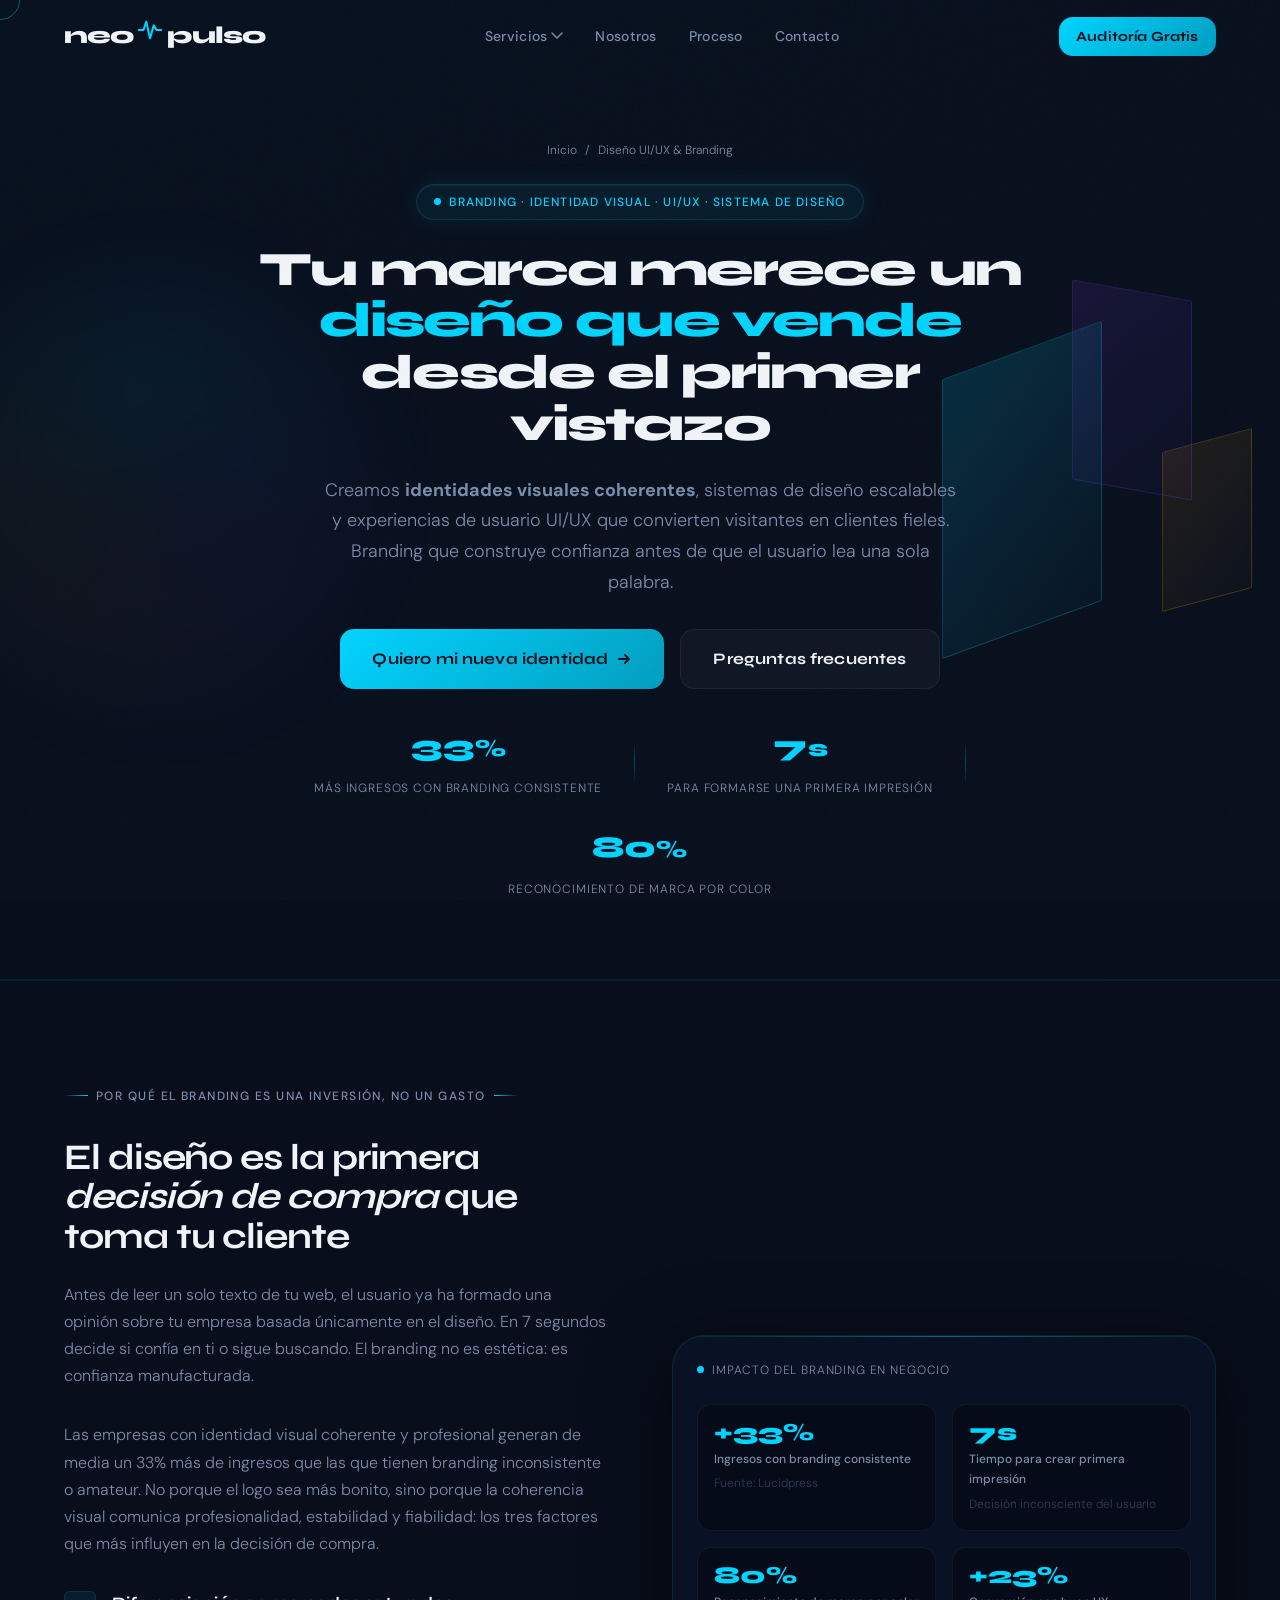
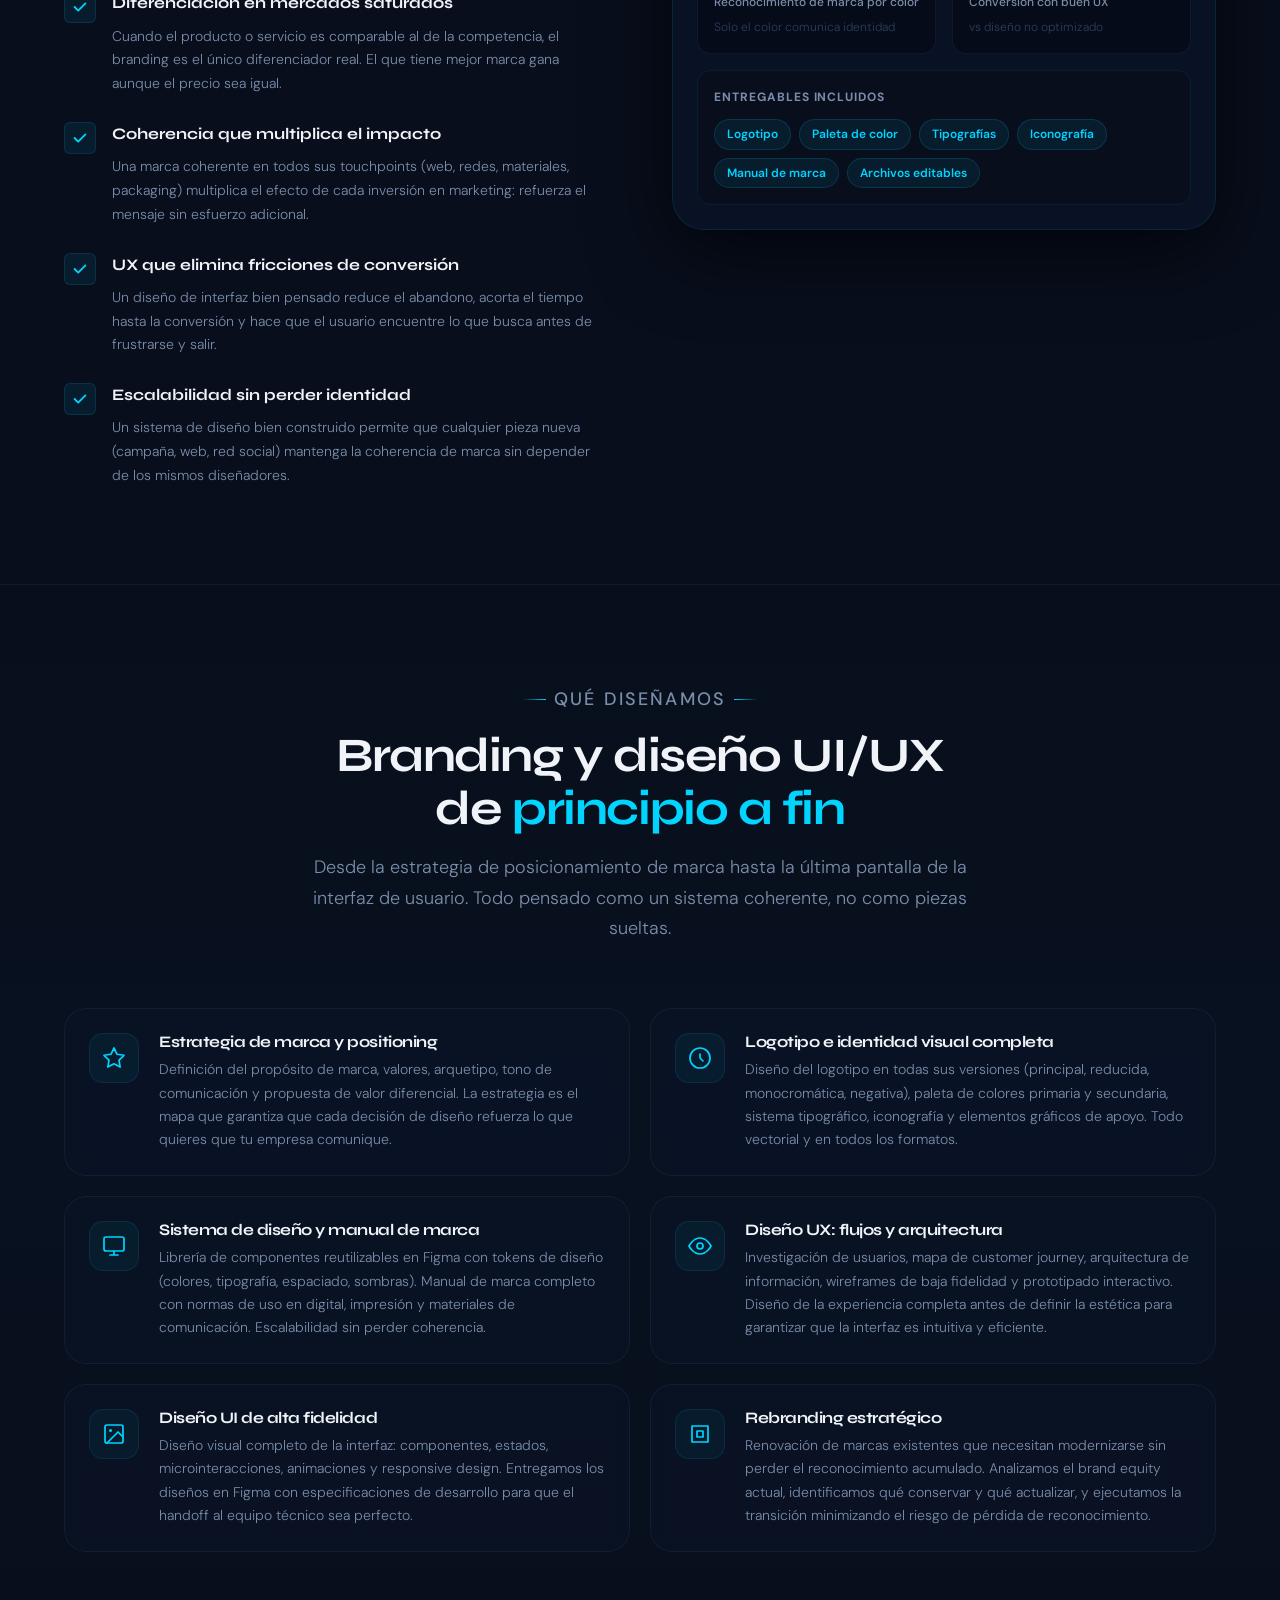
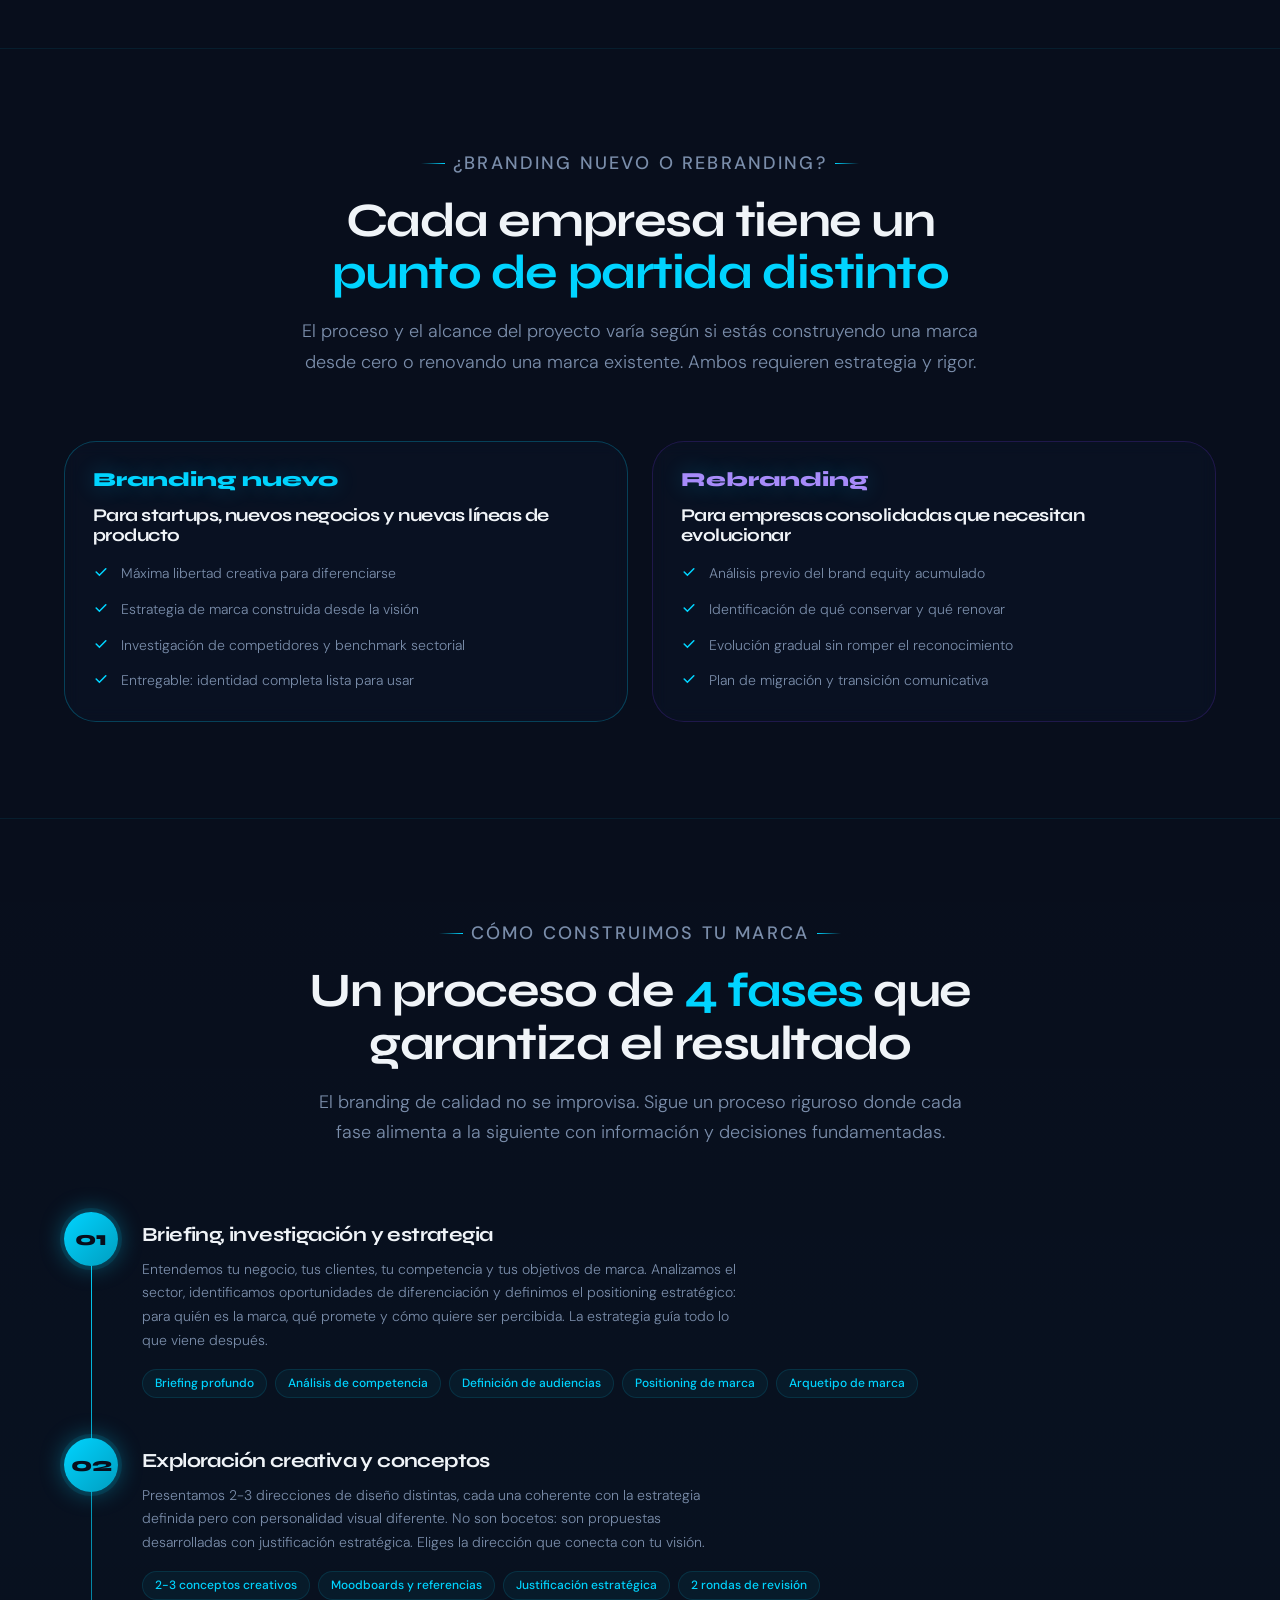
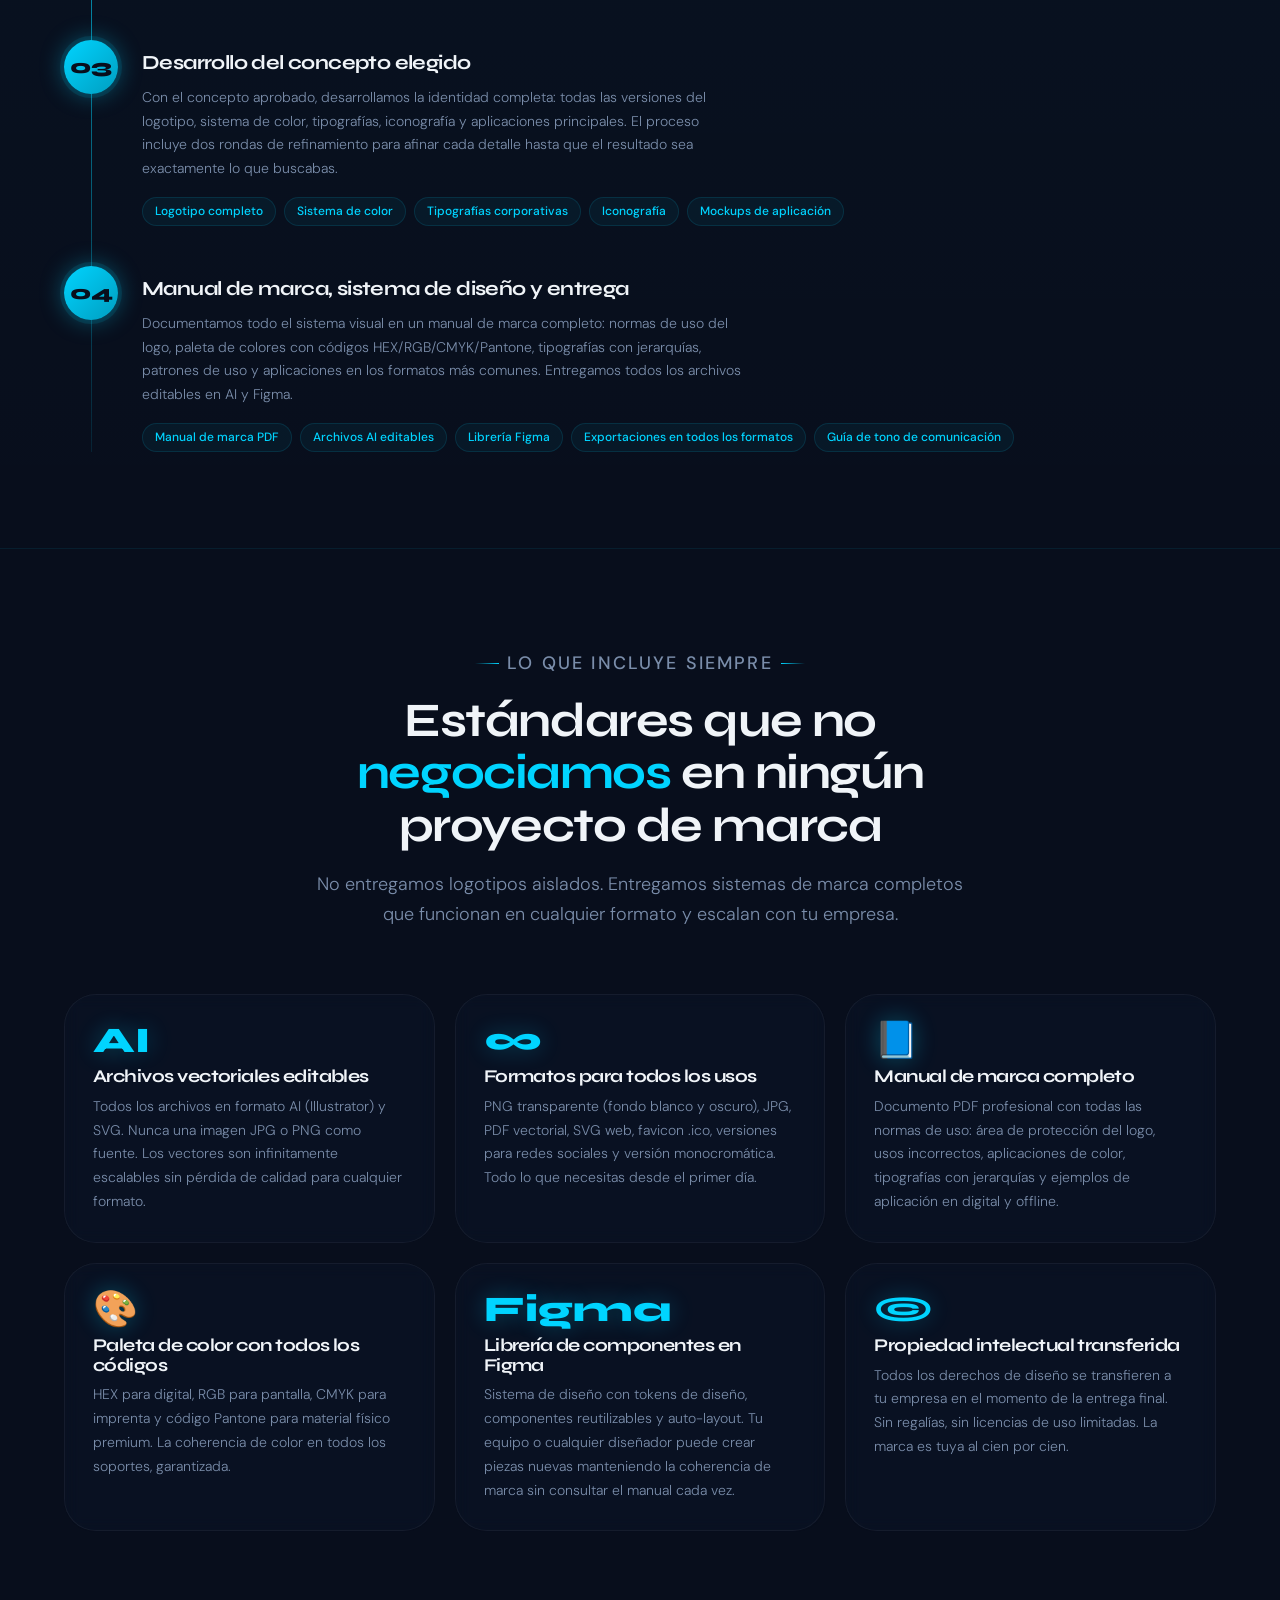
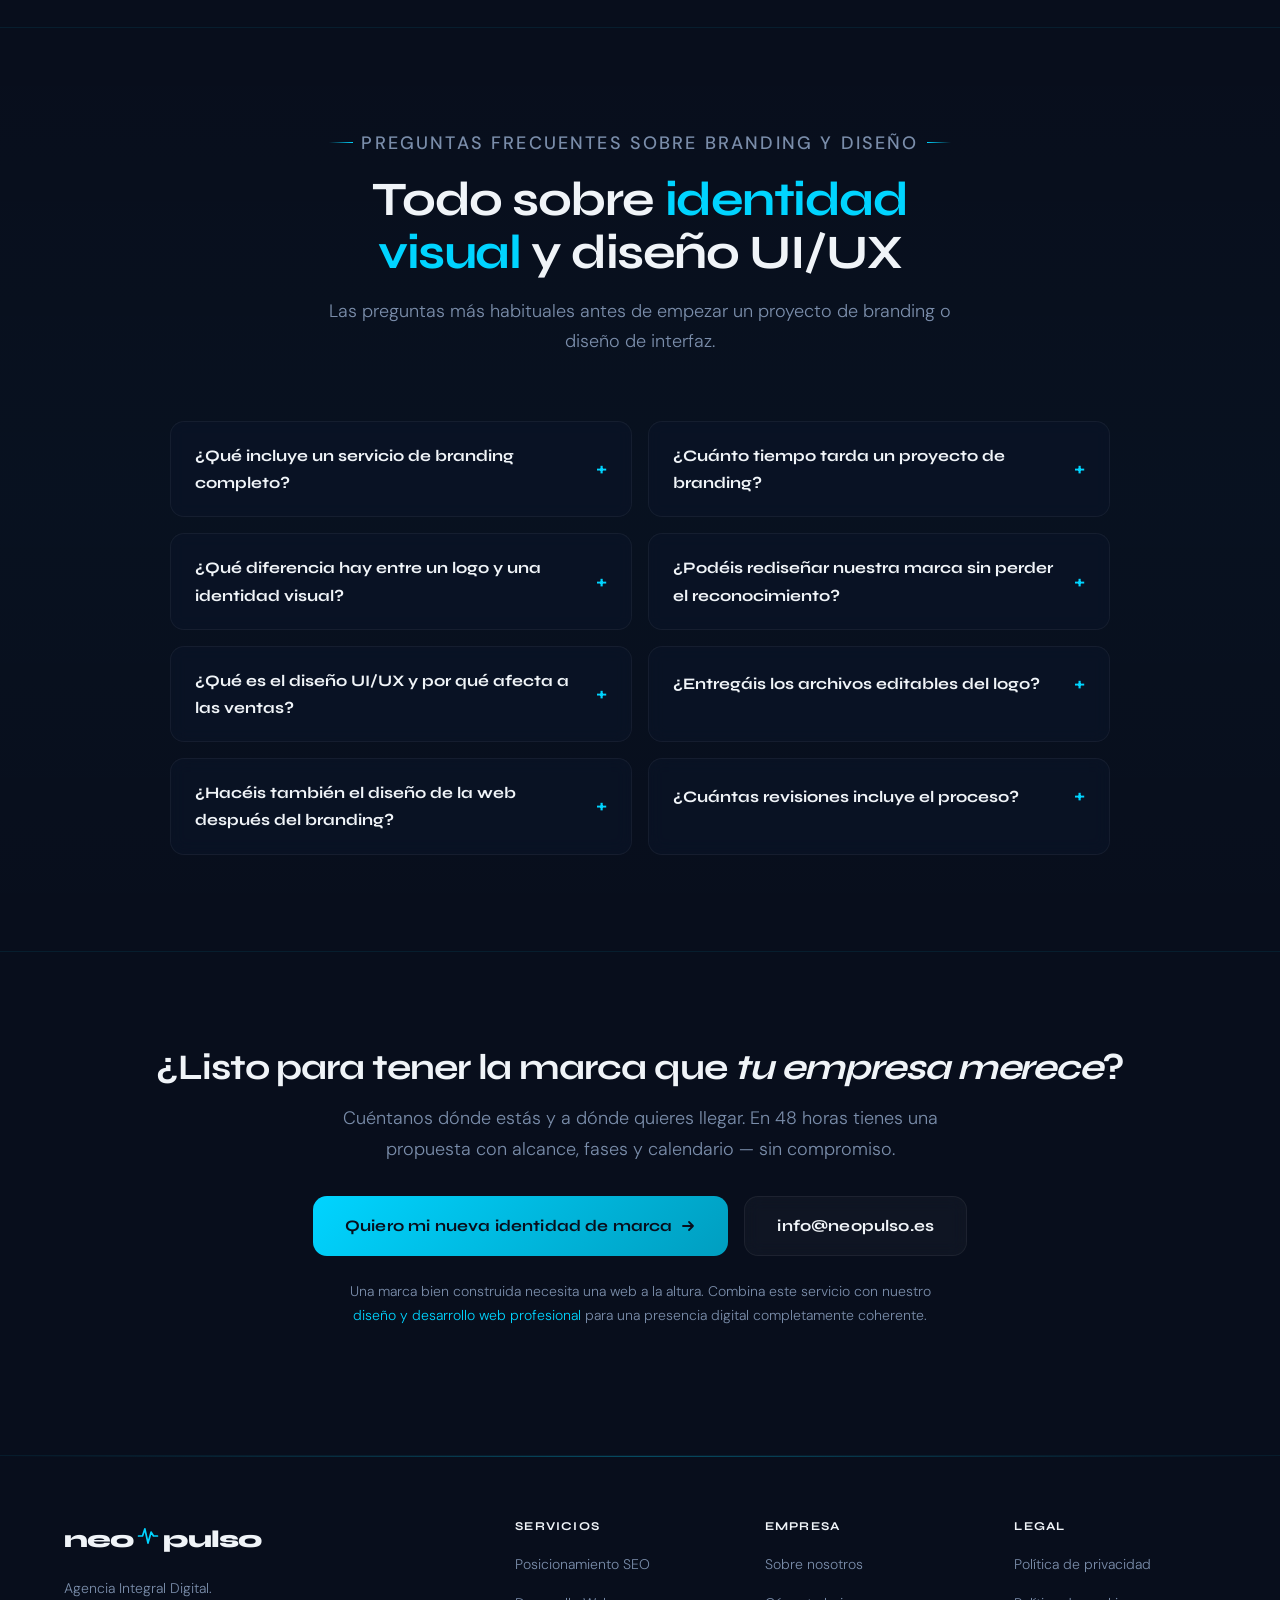
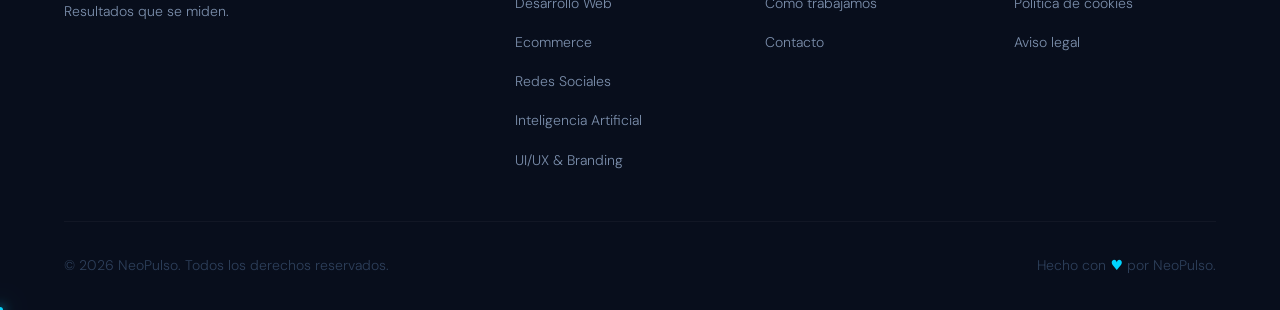
<file: agencia-branding.html>
<!DOCTYPE html>
<html lang="es">
<head>
  <meta charset="UTF-8"/><meta name="viewport" content="width=device-width,initial-scale=1.0"/><meta http-equiv="X-UA-Compatible" content="IE=edge"/>

  <!-- ══ SEO PRIMARIO ══════════════════════════════════════════ -->
  <title>Diseño UI/UX y Branding Profesional | Identidad Visual — NeoPulso</title>
  <meta name="description" content="Agencia de diseño UI/UX y branding profesional. Identidades visuales coherentes, sistemas de diseño escalables y experiencias de usuario que convierten. Tu marca merece un diseño que vende."/>
  <meta name="keywords" content="agencia branding, diseño UI UX, diseño identidad corporativa, logotipo profesional, sistema de diseño, diseño web UX, branding empresas España, identidad visual"/>
  <meta name="robots" content="index, follow, max-snippet:-1, max-image-preview:large, max-video-preview:-1"/>

  <!-- ══ CANONICAL ═════════════════════════════════════════════ -->
  <link rel="canonical" href="https://www.neopulso.es/agencia-branding"/>

  <!-- ══ OG / SOCIAL ══════════════════════════════════════════ -->
  <meta property="og:type" content="website"/>
  <meta property="og:url" content="https://www.neopulso.es/agencia-branding"/>
  <meta property="og:title" content="Diseño UI/UX y Branding Profesional | NeoPulso"/>
  <meta property="og:description" content="Identidades visuales coherentes, sistemas de diseño escalables y experiencias de usuario que convierten. Tu marca, construida para durar y para vender."/>
  <meta property="og:image" content="https://www.neopulso.es/assets/img/og-image.png"/>
  <meta property="og:image:width" content="1200"/>
  <meta property="og:image:height" content="630"/>
  <meta property="og:locale" content="es_ES"/>
  <meta property="og:site_name" content="NeoPulso"/>

  <!-- ══ TWITTER CARD ══════════════════════════════════════════ -->
  <meta name="twitter:card" content="summary_large_image"/>
  <meta name="twitter:title" content="Diseño UI/UX y Branding Profesional — NeoPulso"/>
  <meta name="twitter:description" content="Logotipos, identidades visuales y sistemas de diseño UI/UX que enamoran desde el primer vistazo y convierten visitantes en clientes."/>
  <meta name="twitter:image" content="https://www.neopulso.es/assets/img/og-image.png"/>

  <!-- ══ FAVICONS ══════════════════════════════════════════════ -->
  <link rel="icon" rel="icon" type="image/x-icon" href="assets/img/favicon.ico"/>

  <!-- ══ FONTS ══════════════════════════════════════════════════ -->
  <link rel="preconnect" href="https://fonts.googleapis.com"/>
  <link rel="preconnect" href="https://fonts.gstatic.com" crossorigin/>
  <link href="https://fonts.googleapis.com/css2?family=Syne:wght@700;800&family=DM+Sans:opsz,wght@9..40,300;9..40,400;9..40,500&display=swap" rel="stylesheet"/>

  <!-- ══ CSS ════════════════════════════════════════════════════ -->
  <link rel="stylesheet" href="assets/css/styles.css"/>

  <!-- ══ SCHEMA: BreadcrumbList ════════════════════════════════ -->
  <script type="application/ld+json">
  {
    "@context": "https://schema.org",
    "@type": "BreadcrumbList",
    "itemListElement": [
      { "@type": "ListItem", "position": 1, "name": "Inicio", "item": "https://www.neopulso.es/" },
      { "@type": "ListItem", "position": 2, "name": "Diseño UI/UX y Branding", "item": "https://www.neopulso.es/agencia-branding" }
    ]
  }
  </script>

  <!-- ══ SCHEMA: Service ═══════════════════════════════════════ -->
  <script type="application/ld+json">
  {
    "@context": "https://schema.org",
    "@type": "Service",
    "name": "Diseño UI/UX y Branding Profesional",
    "description": "Servicio profesional de branding y diseño UI/UX: identidad visual corporativa, logotipos, sistemas de diseño, manuales de marca y diseño de interfaces de usuario orientadas a conversión.",
    "provider": {
      "@type": "Organization",
      "name": "NeoPulso",
      "url": "https://www.neopulso.es",
      "email": "info@neopulso.es"
    },
    "areaServed": { "@type": "Country", "name": "España" },
    "url": "https://www.neopulso.es/agencia-branding",
    "serviceType": "Branding, Identidad Visual y Diseño UI/UX"
  }
  </script>

  <!-- ══ SCHEMA: FAQPage ═══════════════════════════════════════ -->
  <script type="application/ld+json">
  {
    "@context": "https://schema.org",
    "@type": "FAQPage",
    "mainEntity": [
      {
        "@type": "Question",
        "name": "¿Qué incluye un servicio de branding completo?",
        "acceptedAnswer": {
          "@type": "Answer",
          "text": "Un branding completo incluye: estrategia de marca (positioning, valores, tono de comunicación, arquetipo), identidad visual completa (logotipo en todas sus versiones, paleta de colores, tipografías, iconografía, fotografía), sistema de diseño con componentes reutilizables y manual de marca con normas de uso en todos los formatos digitales y offline."
        }
      },
      {
        "@type": "Question",
        "name": "¿Cuánto tiempo tarda un proyecto de branding?",
        "acceptedAnswer": {
          "@type": "Answer",
          "text": "Un proyecto de identidad visual completo tarda entre 4 y 8 semanas desde el briefing hasta la entrega del manual de marca. El proceso incluye tres fases revisables: exploración y conceptos (presentamos 2-3 direcciones de diseño), desarrollo del concepto elegido, y refinamiento y producción de entregables finales."
        }
      },
      {
        "@type": "Question",
        "name": "¿Qué diferencia hay entre un logo y una identidad visual?",
        "acceptedAnswer": {
          "@type": "Answer",
          "text": "El logotipo es solo uno de los elementos de la identidad visual. Una identidad visual completa es el sistema que garantiza la coherencia de marca en todos los puntos de contacto: logo (en todas sus versiones), paleta de colores, tipografías, iconografía, patrones, fotografía, aplicaciones en digital y offline. Sin sistema, el logo solo no garantiza coherencia de marca."
        }
      },
      {
        "@type": "Question",
        "name": "¿Podéis rediseñar nuestra marca sin perder el reconocimiento acumulado?",
        "acceptedAnswer": {
          "@type": "Answer",
          "text": "Sí. El rebranding estratégico es uno de nuestros procesos más habituales. Analizamos el brand equity acumulado para identificar qué elementos tienen reconocimiento y valor emocional para tus clientes (y por tanto deben evolucionar, no eliminarse) y qué elementos están desactualizados o no comunican bien los valores actuales de la empresa."
        }
      },
      {
        "@type": "Question",
        "name": "¿Qué es el diseño UI/UX y por qué afecta a las ventas?",
        "acceptedAnswer": {
          "@type": "Answer",
          "text": "El UX (User Experience) diseña la experiencia completa del usuario al interactuar con tu web o app: flujos de navegación, arquitectura de información, jerarquía visual y puntos de fricción. El UI (User Interface) diseña la interfaz visual: componentes, colores, tipografías y microinteracciones. Un buen diseño UX/UI reduce el abandono, aumenta el tiempo en sitio y mejora directamente la tasa de conversión."
        }
      },
      {
        "@type": "Question",
        "name": "¿Entregáis los archivos editables del logo y la identidad?",
        "acceptedAnswer": {
          "@type": "Answer",
          "text": "Sí, siempre. Entregamos todos los archivos en formatos editables (AI, Figma, SVG) y las exportaciones listas para usar en todos los formatos necesarios: PNG transparente, JPG, PDF vectorial, SVG web, versiones para fondo claro y oscuro, favicon y versión monocromática."
        }
      },
      {
        "@type": "Question",
        "name": "¿Hacéis también el diseño de la web después del branding?",
        "acceptedAnswer": {
          "@type": "Answer",
          "text": "Sí. En NeoPulso el branding y el diseño web son servicios que trabajamos de forma integrada. Después de definir la identidad visual, podemos diseñar y desarrollar la web aplicando el nuevo sistema de diseño desde el primer píxel. Así se garantiza la coherencia total entre la marca y la presencia digital."
        }
      },
      {
        "@type": "Question",
        "name": "¿Cómo es el proceso de aprobación y cuántas revisiones incluye?",
        "acceptedAnswer": {
          "@type": "Answer",
          "text": "El proceso incluye dos rondas de revisión en la fase de conceptos (presentamos 2-3 direcciones creativas) y dos rondas adicionales en la fase de desarrollo del concepto elegido. El objetivo es garantizar que el resultado final represente fielmente la esencia de tu marca y cumpla tus expectativas antes de dar por cerrado el proyecto."
        }
      }
    ]
  }
  </script>
</head>
<body>

<div id="site-header-slot"></div>

<main id="main-content">

  <!-- ══════════════════════════════════════════════════════════
       HERO — H1 "Diseño UI/UX y Branding"
  ═══════════════════════════════════════════════════════════════ -->
  <section class="lp-hero hero-brand" aria-labelledby="lp-h1">
    <div class="lp-hero-bg" aria-hidden="true">
      <div class="prism-glow"></div>
      <div class="prism">
        <div class="prism-face"></div>
        <div class="prism-face"></div>
        <div class="prism-face"></div>
      </div>
    </div>

    <div class="container lp-hero-content">
      <nav class="breadcrumb" aria-label="Ruta de navegación">
        <a href="/">Inicio</a>
        <span aria-hidden="true">/</span>
        <span aria-current="page">Diseño UI/UX &amp; Branding</span>
      </nav>
      <div class="hero-badge">
        <span class="pulse-dot" aria-hidden="true"></span>
        Branding · Identidad Visual · UI/UX · Sistema de Diseño
      </div>
      <h1 id="lp-h1" class="lp-title">
        Tu marca merece un <em class="text-cyan">diseño que vende</em><br/>desde el primer vistazo
      </h1>
      <p class="lp-sub">
        Creamos <strong>identidades visuales coherentes</strong>, sistemas de diseño escalables y experiencias de usuario UI/UX que convierten visitantes en clientes fieles. Branding que construye confianza antes de que el usuario lea una sola palabra.
      </p>
      <div class="lp-actions">
        <a href="contacto" class="btn btn-primary btn-lg">
          Quiero mi nueva identidad
          <svg width="16" height="16" viewBox="0 0 16 16" fill="none" aria-hidden="true">
            <path d="M3 8h10M9 4l4 4-4 4" stroke="currentColor" stroke-width="1.8" stroke-linecap="round" stroke-linejoin="round"/>
          </svg>
        </a>
        <a href="#faq" class="btn btn-ghost btn-lg">Preguntas frecuentes</a>
      </div>
      <div class="hero-stats" style="margin-top:var(--s10)" aria-label="Métricas del impacto del branding">
        <div class="stat-item">
          <span><strong class="stat-val" data-target="33">0</strong><span class="stat-suf">%</span></span>
          <span class="stat-lbl">Más ingresos con branding consistente</span>
        </div>
        <div class="stat-div" aria-hidden="true"></div>
        <div class="stat-item">
          <span><strong class="stat-val" data-target="7">0</strong><span class="stat-suf">s</span></span>
          <span class="stat-lbl">Para formarse una primera impresión</span>
        </div>
        <div class="stat-div" aria-hidden="true"></div>
        <div class="stat-item">
          <span><strong class="stat-val" data-target="80">0</strong><span class="stat-suf">%</span></span>
          <span class="stat-lbl">Reconocimiento de marca por color</span>
        </div>
      </div>
    </div>
  </section>

  <!-- ══════════════════════════════════════════════════════════
       POR QUÉ EL BRANDING IMPORTA — El ángulo de conversión
  ═══════════════════════════════════════════════════════════════ -->
  <section class="section-border" aria-labelledby="why-brand-h2">
    <div class="container">
      <div class="why-inner">
        <div class="why-content reveal">
          <p class="sh__eye">Por qué el branding es una inversión, no un gasto</p>
          <h2 id="why-brand-h2">El diseño es la primera <em>decisión de compra</em> que toma tu cliente</h2>
          <p>Antes de leer un solo texto de tu web, el usuario ya ha formado una opinión sobre tu empresa basada únicamente en el diseño. En 7 segundos decide si confía en ti o sigue buscando. El branding no es estética: es confianza manufacturada.</p>
          <p style="color:var(--muted);margin-top:1rem">Las empresas con identidad visual coherente y profesional generan de media un 33% más de ingresos que las que tienen branding inconsistente o amateur. No porque el logo sea más bonito, sino porque la coherencia visual comunica profesionalidad, estabilidad y fiabilidad: los tres factores que más influyen en la decisión de compra.</p>
          <ul class="why-list" style="margin-top:1.5rem" role="list">
            <li class="why-item">
              <span class="why-icon" aria-hidden="true">
                <svg width="18" height="18" viewBox="0 0 20 20" fill="none"><path d="M4 10l4 4 8-8" stroke="var(--cyan)" stroke-width="2" stroke-linecap="round" stroke-linejoin="round"/></svg>
              </span>
              <div><strong>Diferenciación en mercados saturados</strong><p>Cuando el producto o servicio es comparable al de la competencia, el branding es el único diferenciador real. El que tiene mejor marca gana aunque el precio sea igual.</p></div>
            </li>
            <li class="why-item">
              <span class="why-icon" aria-hidden="true">
                <svg width="18" height="18" viewBox="0 0 20 20" fill="none"><path d="M4 10l4 4 8-8" stroke="var(--cyan)" stroke-width="2" stroke-linecap="round" stroke-linejoin="round"/></svg>
              </span>
              <div><strong>Coherencia que multiplica el impacto</strong><p>Una marca coherente en todos sus touchpoints (web, redes, materiales, packaging) multiplica el efecto de cada inversión en marketing: refuerza el mensaje sin esfuerzo adicional.</p></div>
            </li>
            <li class="why-item">
              <span class="why-icon" aria-hidden="true">
                <svg width="18" height="18" viewBox="0 0 20 20" fill="none"><path d="M4 10l4 4 8-8" stroke="var(--cyan)" stroke-width="2" stroke-linecap="round" stroke-linejoin="round"/></svg>
              </span>
              <div><strong>UX que elimina fricciones de conversión</strong><p>Un diseño de interfaz bien pensado reduce el abandono, acorta el tiempo hasta la conversión y hace que el usuario encuentre lo que busca antes de frustrarse y salir.</p></div>
            </li>
            <li class="why-item">
              <span class="why-icon" aria-hidden="true">
                <svg width="18" height="18" viewBox="0 0 20 20" fill="none"><path d="M4 10l4 4 8-8" stroke="var(--cyan)" stroke-width="2" stroke-linecap="round" stroke-linejoin="round"/></svg>
              </span>
              <div><strong>Escalabilidad sin perder identidad</strong><p>Un sistema de diseño bien construido permite que cualquier pieza nueva (campaña, web, red social) mantenga la coherencia de marca sin depender de los mismos diseñadores.</p></div>
            </li>
          </ul>
        </div>
        <div class="metrics-panel reveal">
          <div class="mp-header"><span class="pulse-dot" aria-hidden="true"></span>Impacto del branding en negocio</div>
          <div class="mp-row">
            <div class="mp-card">
              <span class="mp-val text-cyan">+33%</span>
              <span class="mp-lbl">Ingresos con branding consistente</span>
              <span class="mp-sub">Fuente: Lucidpress</span>
            </div>
            <div class="mp-card">
              <span class="mp-val text-cyan">7s</span>
              <span class="mp-lbl">Tiempo para crear primera impresión</span>
              <span class="mp-sub">Decisión inconsciente del usuario</span>
            </div>
          </div>
          <div class="mp-row">
            <div class="mp-card">
              <span class="mp-val text-cyan">80%</span>
              <span class="mp-lbl">Reconocimiento de marca por color</span>
              <span class="mp-sub">Solo el color comunica identidad</span>
            </div>
            <div class="mp-card">
              <span class="mp-val text-cyan">+23%</span>
              <span class="mp-lbl">Conversión con buen UX</span>
              <span class="mp-sub">vs diseño no optimizado</span>
            </div>
          </div>
          <!-- Fases del branding visual -->
          <div style="margin-top:var(--s4);padding:var(--s4);background:var(--bg);border:1px solid var(--border);border-radius:var(--r-md)">
            <p style="font-size:var(--xs);font-weight:700;letter-spacing:.08em;text-transform:uppercase;color:var(--muted);margin-bottom:var(--s3)">Entregables incluidos</p>
            <div style="display:flex;flex-wrap:wrap;gap:var(--s2)">
              <span style="font-size:var(--xs);font-weight:600;padding:.25rem .75rem;border-radius:100px;background:rgba(0,212,255,.07);border:1px solid rgba(0,212,255,.15);color:var(--cyan)">Logotipo</span>
              <span style="font-size:var(--xs);font-weight:600;padding:.25rem .75rem;border-radius:100px;background:rgba(0,212,255,.07);border:1px solid rgba(0,212,255,.15);color:var(--cyan)">Paleta de color</span>
              <span style="font-size:var(--xs);font-weight:600;padding:.25rem .75rem;border-radius:100px;background:rgba(0,212,255,.07);border:1px solid rgba(0,212,255,.15);color:var(--cyan)">Tipografías</span>
              <span style="font-size:var(--xs);font-weight:600;padding:.25rem .75rem;border-radius:100px;background:rgba(0,212,255,.07);border:1px solid rgba(0,212,255,.15);color:var(--cyan)">Iconografía</span>
              <span style="font-size:var(--xs);font-weight:600;padding:.25rem .75rem;border-radius:100px;background:rgba(0,212,255,.07);border:1px solid rgba(0,212,255,.15);color:var(--cyan)">Manual de marca</span>
              <span style="font-size:var(--xs);font-weight:600;padding:.25rem .75rem;border-radius:100px;background:rgba(0,212,255,.07);border:1px solid rgba(0,212,255,.15);color:var(--cyan)">Archivos editables</span>
            </div>
          </div>
        </div>
      </div>
    </div>
  </section>

  <!-- ══════════════════════════════════════════════════════════
       SERVICIOS BRANDING — Desglose completo
  ═══════════════════════════════════════════════════════════════ -->
  <section class="section-border" aria-labelledby="svc-brand-h2" style="background:linear-gradient(180deg,transparent,rgba(0,212,255,.015),transparent)">
    <div class="container">
      <header class="sh">
        <p class="sh__eye">Qué diseñamos</p>
        <h2 id="svc-brand-h2">Branding y diseño UI/UX de <em>principio a fin</em></h2>
        <p>Desde la estrategia de posicionamiento de marca hasta la última pantalla de la interfaz de usuario. Todo pensado como un sistema coherente, no como piezas sueltas.</p>
      </header>
      <div class="lp-svc-grid">
        <div class="lp-svc reveal">
          <div class="lp-svc__icon" aria-hidden="true">
            <svg width="24" height="24" viewBox="0 0 24 24" fill="none">
              <polygon points="12 2 15.09 8.26 22 9.27 17 14.14 18.18 21.02 12 17.77 5.82 21.02 7 14.14 2 9.27 8.91 8.26 12 2" stroke="var(--cyan)" stroke-width="1.7" stroke-linecap="round" stroke-linejoin="round"/>
            </svg>
          </div>
          <div>
            <h3>Estrategia de marca y positioning</h3>
            <p>Definición del propósito de marca, valores, arquetipo, tono de comunicación y propuesta de valor diferencial. La estrategia es el mapa que garantiza que cada decisión de diseño refuerza lo que quieres que tu empresa comunique.</p>
          </div>
        </div>
        <div class="lp-svc reveal">
          <div class="lp-svc__icon" aria-hidden="true">
            <svg width="24" height="24" viewBox="0 0 24 24" fill="none">
              <circle cx="12" cy="12" r="10" stroke="var(--cyan)" stroke-width="1.7"/>
              <path d="M12 8v4l3 3" stroke="var(--cyan)" stroke-width="1.7" stroke-linecap="round"/>
            </svg>
          </div>
          <div>
            <h3>Logotipo e identidad visual completa</h3>
            <p>Diseño del logotipo en todas sus versiones (principal, reducida, monocromática, negativa), paleta de colores primaria y secundaria, sistema tipográfico, iconografía y elementos gráficos de apoyo. Todo vectorial y en todos los formatos.</p>
          </div>
        </div>
        <div class="lp-svc reveal">
          <div class="lp-svc__icon" aria-hidden="true">
            <svg width="24" height="24" viewBox="0 0 24 24" fill="none">
              <rect x="2" y="3" width="20" height="14" rx="2" stroke="var(--cyan)" stroke-width="1.7"/>
              <path d="M8 21h8M12 17v4" stroke="var(--cyan)" stroke-width="1.7" stroke-linecap="round"/>
            </svg>
          </div>
          <div>
            <h3>Sistema de diseño y manual de marca</h3>
            <p>Librería de componentes reutilizables en Figma con tokens de diseño (colores, tipografía, espaciado, sombras). Manual de marca completo con normas de uso en digital, impresión y materiales de comunicación. Escalabilidad sin perder coherencia.</p>
          </div>
        </div>
        <div class="lp-svc reveal">
          <div class="lp-svc__icon" aria-hidden="true">
            <svg width="24" height="24" viewBox="0 0 24 24" fill="none">
              <path d="M1 12s4-8 11-8 11 8 11 8-4 8-11 8-11-8-11-8z" stroke="var(--cyan)" stroke-width="1.7" stroke-linecap="round"/>
              <circle cx="12" cy="12" r="3" stroke="var(--cyan)" stroke-width="1.7"/>
            </svg>
          </div>
          <div>
            <h3>Diseño UX: flujos y arquitectura</h3>
            <p>Investigación de usuarios, mapa de customer journey, arquitectura de información, wireframes de baja fidelidad y prototipado interactivo. Diseño de la experiencia completa antes de definir la estética para garantizar que la interfaz es intuitiva y eficiente.</p>
          </div>
        </div>
        <div class="lp-svc reveal">
          <div class="lp-svc__icon" aria-hidden="true">
            <svg width="24" height="24" viewBox="0 0 24 24" fill="none">
              <rect x="3" y="3" width="18" height="18" rx="2" stroke="var(--cyan)" stroke-width="1.7"/>
              <circle cx="8.5" cy="8.5" r="1.5" fill="var(--cyan)"/>
              <path d="M21 15l-5-5L5 21" stroke="var(--cyan)" stroke-width="1.7" stroke-linecap="round" stroke-linejoin="round"/>
            </svg>
          </div>
          <div>
            <h3>Diseño UI de alta fidelidad</h3>
            <p>Diseño visual completo de la interfaz: componentes, estados, microinteracciones, animaciones y responsive design. Entregamos los diseños en Figma con especificaciones de desarrollo para que el handoff al equipo técnico sea perfecto.</p>
          </div>
        </div>
        <div class="lp-svc reveal">
          <div class="lp-svc__icon" aria-hidden="true">
            <svg width="24" height="24" viewBox="0 0 24 24" fill="none">
              <path d="M4 4h16v16H4zM9 9h6v6H9z" stroke="var(--cyan)" stroke-width="1.7" stroke-linecap="round" stroke-linejoin="round"/>
            </svg>
          </div>
          <div>
            <h3>Rebranding estratégico</h3>
            <p>Renovación de marcas existentes que necesitan modernizarse sin perder el reconocimiento acumulado. Analizamos el brand equity actual, identificamos qué conservar y qué actualizar, y ejecutamos la transición minimizando el riesgo de pérdida de reconocimiento.</p>
          </div>
        </div>
      </div>
    </div>
  </section>

  <!-- ══════════════════════════════════════════════════════════
       BRANDING VS REBRANDING — Contenido de valor semántico
  ═══════════════════════════════════════════════════════════════ -->
  <section class="section-border" aria-labelledby="tipos-brand-h2">
    <div class="container">
      <header class="sh">
        <p class="sh__eye">¿Branding nuevo o rebranding?</p>
        <h2 id="tipos-brand-h2">Cada empresa tiene un <em>punto de partida distinto</em></h2>
        <p>El proceso y el alcance del proyecto varía según si estás construyendo una marca desde cero o renovando una marca existente. Ambos requieren estrategia y rigor.</p>
      </header>
      <div style="display:grid;grid-template-columns:1fr 1fr;gap:var(--s6)">
        <div class="bc reveal" style="border-color:rgba(0,212,255,.25)">
          <div class="bc__num" style="font-size:var(--xl);margin-bottom:var(--s4)">Branding nuevo</div>
          <h3 style="margin-bottom:var(--s4)">Para startups, nuevos negocios y nuevas líneas de producto</h3>
          <ul style="display:flex;flex-direction:column;gap:var(--s3);list-style:none">
            <li style="display:flex;gap:var(--s3);font-size:var(--sm);color:var(--muted)">
              <svg width="16" height="16" viewBox="0 0 20 20" fill="none" style="flex-shrink:0;margin-top:2px"><path d="M4 10l4 4 8-8" stroke="var(--cyan)" stroke-width="2" stroke-linecap="round"/></svg>
              Máxima libertad creativa para diferenciarse
            </li>
            <li style="display:flex;gap:var(--s3);font-size:var(--sm);color:var(--muted)">
              <svg width="16" height="16" viewBox="0 0 20 20" fill="none" style="flex-shrink:0;margin-top:2px"><path d="M4 10l4 4 8-8" stroke="var(--cyan)" stroke-width="2" stroke-linecap="round"/></svg>
              Estrategia de marca construida desde la visión
            </li>
            <li style="display:flex;gap:var(--s3);font-size:var(--sm);color:var(--muted)">
              <svg width="16" height="16" viewBox="0 0 20 20" fill="none" style="flex-shrink:0;margin-top:2px"><path d="M4 10l4 4 8-8" stroke="var(--cyan)" stroke-width="2" stroke-linecap="round"/></svg>
              Investigación de competidores y benchmark sectorial
            </li>
            <li style="display:flex;gap:var(--s3);font-size:var(--sm);color:var(--muted)">
              <svg width="16" height="16" viewBox="0 0 20 20" fill="none" style="flex-shrink:0;margin-top:2px"><path d="M4 10l4 4 8-8" stroke="var(--cyan)" stroke-width="2" stroke-linecap="round"/></svg>
              Entregable: identidad completa lista para usar
            </li>
          </ul>
        </div>
        <div class="bc reveal" style="border-color:rgba(124,58,237,.2)">
          <div class="bc__num" style="font-size:var(--xl);margin-bottom:var(--s4);color:#a78bfa">Rebranding</div>
          <h3 style="margin-bottom:var(--s4)">Para empresas consolidadas que necesitan evolucionar</h3>
          <ul style="display:flex;flex-direction:column;gap:var(--s3);list-style:none">
            <li style="display:flex;gap:var(--s3);font-size:var(--sm);color:var(--muted)">
              <svg width="16" height="16" viewBox="0 0 20 20" fill="none" style="flex-shrink:0;margin-top:2px"><path d="M4 10l4 4 8-8" stroke="var(--cyan)" stroke-width="2" stroke-linecap="round"/></svg>
              Análisis previo del brand equity acumulado
            </li>
            <li style="display:flex;gap:var(--s3);font-size:var(--sm);color:var(--muted)">
              <svg width="16" height="16" viewBox="0 0 20 20" fill="none" style="flex-shrink:0;margin-top:2px"><path d="M4 10l4 4 8-8" stroke="var(--cyan)" stroke-width="2" stroke-linecap="round"/></svg>
              Identificación de qué conservar y qué renovar
            </li>
            <li style="display:flex;gap:var(--s3);font-size:var(--sm);color:var(--muted)">
              <svg width="16" height="16" viewBox="0 0 20 20" fill="none" style="flex-shrink:0;margin-top:2px"><path d="M4 10l4 4 8-8" stroke="var(--cyan)" stroke-width="2" stroke-linecap="round"/></svg>
              Evolución gradual sin romper el reconocimiento
            </li>
            <li style="display:flex;gap:var(--s3);font-size:var(--sm);color:var(--muted)">
              <svg width="16" height="16" viewBox="0 0 20 20" fill="none" style="flex-shrink:0;margin-top:2px"><path d="M4 10l4 4 8-8" stroke="var(--cyan)" stroke-width="2" stroke-linecap="round"/></svg>
              Plan de migración y transición comunicativa
            </li>
          </ul>
        </div>
      </div>
    </div>
  </section>

  <!-- ══════════════════════════════════════════════════════════
       PROCESO BRANDING — Timeline detallado
  ═══════════════════════════════════════════════════════════════ -->
  <section class="section-border" aria-labelledby="proc-brand-h2" style="background:linear-gradient(180deg,transparent,rgba(0,212,255,.015),transparent)">
    <div class="container">
      <header class="sh">
        <p class="sh__eye">Cómo construimos tu marca</p>
        <h2 id="proc-brand-h2">Un proceso de <em>4 fases</em> que garantiza el resultado</h2>
        <p>El branding de calidad no se improvisa. Sigue un proceso riguroso donde cada fase alimenta a la siguiente con información y decisiones fundamentadas.</p>
      </header>
      <div class="process-timeline">
        <div class="pt-step reveal">
          <div class="pt-num" aria-hidden="true">01</div>
          <div class="pt-body">
            <h3>Briefing, investigación y estrategia</h3>
            <p>Entendemos tu negocio, tus clientes, tu competencia y tus objetivos de marca. Analizamos el sector, identificamos oportunidades de diferenciación y definimos el positioning estratégico: para quién es la marca, qué promete y cómo quiere ser percibida. La estrategia guía todo lo que viene después.</p>
            <div class="pt-tags">
              <span class="pt-tag">Briefing profundo</span>
              <span class="pt-tag">Análisis de competencia</span>
              <span class="pt-tag">Definición de audiencias</span>
              <span class="pt-tag">Positioning de marca</span>
              <span class="pt-tag">Arquetipo de marca</span>
            </div>
          </div>
        </div>
        <div class="pt-step reveal">
          <div class="pt-num" aria-hidden="true">02</div>
          <div class="pt-body">
            <h3>Exploración creativa y conceptos</h3>
            <p>Presentamos 2-3 direcciones de diseño distintas, cada una coherente con la estrategia definida pero con personalidad visual diferente. No son bocetos: son propuestas desarrolladas con justificación estratégica. Eliges la dirección que conecta con tu visión.</p>
            <div class="pt-tags">
              <span class="pt-tag">2-3 conceptos creativos</span>
              <span class="pt-tag">Moodboards y referencias</span>
              <span class="pt-tag">Justificación estratégica</span>
              <span class="pt-tag">2 rondas de revisión</span>
            </div>
          </div>
        </div>
        <div class="pt-step reveal">
          <div class="pt-num" aria-hidden="true">03</div>
          <div class="pt-body">
            <h3>Desarrollo del concepto elegido</h3>
            <p>Con el concepto aprobado, desarrollamos la identidad completa: todas las versiones del logotipo, sistema de color, tipografías, iconografía y aplicaciones principales. El proceso incluye dos rondas de refinamiento para afinar cada detalle hasta que el resultado sea exactamente lo que buscabas.</p>
            <div class="pt-tags">
              <span class="pt-tag">Logotipo completo</span>
              <span class="pt-tag">Sistema de color</span>
              <span class="pt-tag">Tipografías corporativas</span>
              <span class="pt-tag">Iconografía</span>
              <span class="pt-tag">Mockups de aplicación</span>
            </div>
          </div>
        </div>
        <div class="pt-step reveal">
          <div class="pt-num" aria-hidden="true">04</div>
          <div class="pt-body">
            <h3>Manual de marca, sistema de diseño y entrega</h3>
            <p>Documentamos todo el sistema visual en un manual de marca completo: normas de uso del logo, paleta de colores con códigos HEX/RGB/CMYK/Pantone, tipografías con jerarquías, patrones de uso y aplicaciones en los formatos más comunes. Entregamos todos los archivos editables en AI y Figma.</p>
            <div class="pt-tags">
              <span class="pt-tag">Manual de marca PDF</span>
              <span class="pt-tag">Archivos AI editables</span>
              <span class="pt-tag">Librería Figma</span>
              <span class="pt-tag">Exportaciones en todos los formatos</span>
              <span class="pt-tag">Guía de tono de comunicación</span>
            </div>
          </div>
        </div>
      </div>
    </div>
  </section>

  <!-- ══════════════════════════════════════════════════════════
       BENEFICIOS CONCRETOS
  ═══════════════════════════════════════════════════════════════ -->
  <section class="section-border" aria-labelledby="ben-brand-h2">
    <div class="container">
      <header class="sh">
        <p class="sh__eye">Lo que incluye siempre</p>
        <h2 id="ben-brand-h2">Estándares que no <em>negociamos</em> en ningún proyecto de marca</h2>
        <p>No entregamos logotipos aislados. Entregamos sistemas de marca completos que funcionan en cualquier formato y escalan con tu empresa.</p>
      </header>
      <div class="benefits-grid">
        <div class="bc reveal">
          <div class="bc__num">AI</div>
          <h3>Archivos vectoriales editables</h3>
          <p>Todos los archivos en formato AI (Illustrator) y SVG. Nunca una imagen JPG o PNG como fuente. Los vectores son infinitamente escalables sin pérdida de calidad para cualquier formato.</p>
        </div>
        <div class="bc reveal">
          <div class="bc__num">∞</div>
          <h3>Formatos para todos los usos</h3>
          <p>PNG transparente (fondo blanco y oscuro), JPG, PDF vectorial, SVG web, favicon .ico, versiones para redes sociales y versión monocromática. Todo lo que necesitas desde el primer día.</p>
        </div>
        <div class="bc reveal">
          <div class="bc__num">📘</div>
          <h3>Manual de marca completo</h3>
          <p>Documento PDF profesional con todas las normas de uso: área de protección del logo, usos incorrectos, aplicaciones de color, tipografías con jerarquías y ejemplos de aplicación en digital y offline.</p>
        </div>
        <div class="bc reveal">
          <div class="bc__num">🎨</div>
          <h3>Paleta de color con todos los códigos</h3>
          <p>HEX para digital, RGB para pantalla, CMYK para imprenta y código Pantone para material físico premium. La coherencia de color en todos los soportes, garantizada.</p>
        </div>
        <div class="bc reveal">
          <div class="bc__num">Figma</div>
          <h3>Librería de componentes en Figma</h3>
          <p>Sistema de diseño con tokens de diseño, componentes reutilizables y auto-layout. Tu equipo o cualquier diseñador puede crear piezas nuevas manteniendo la coherencia de marca sin consultar el manual cada vez.</p>
        </div>
        <div class="bc reveal">
          <div class="bc__num">©</div>
          <h3>Propiedad intelectual transferida</h3>
          <p>Todos los derechos de diseño se transfieren a tu empresa en el momento de la entrega final. Sin regalías, sin licencias de uso limitadas. La marca es tuya al cien por cien.</p>
        </div>
      </div>
    </div>
  </section>

  <!-- ══════════════════════════════════════════════════════════
       FAQ
  ═══════════════════════════════════════════════════════════════ -->
  <section class="section-border" aria-labelledby="faq-h2" id="faq" style="background:linear-gradient(180deg,transparent,rgba(0,212,255,.015),transparent)">
    <div class="container">
      <header class="sh">
        <p class="sh__eye">Preguntas frecuentes sobre branding y diseño</p>
        <h2 id="faq-h2">Todo sobre <em>identidad visual</em> y diseño UI/UX</h2>
        <p>Las preguntas más habituales antes de empezar un proyecto de branding o diseño de interfaz.</p>
      </header>
      <div class="faq-grid">
        <details class="faq reveal">
          <summary class="faq__q">¿Qué incluye un servicio de branding completo?</summary>
          <p class="faq__a">Un branding completo incluye: estrategia de marca (positioning, valores, tono), identidad visual completa (logotipo en todas sus versiones, paleta, tipografías, iconografía), sistema de diseño con componentes reutilizables y manual de marca con normas de uso en digital y offline.</p>
        </details>
        <details class="faq reveal">
          <summary class="faq__q">¿Cuánto tiempo tarda un proyecto de branding?</summary>
          <p class="faq__a">Una identidad visual completa tarda entre 4 y 8 semanas desde el briefing hasta la entrega del manual de marca. El proceso incluye tres fases revisables: exploración y conceptos, desarrollo del concepto elegido, y refinamiento y producción de entregables finales.</p>
        </details>
        <details class="faq reveal">
          <summary class="faq__q">¿Qué diferencia hay entre un logo y una identidad visual?</summary>
          <p class="faq__a">El logotipo es solo uno de los elementos de la identidad visual. Una identidad visual completa es el sistema que garantiza coherencia de marca en todos los puntos de contacto: logo en todas sus versiones, paleta de colores, tipografías, iconografía, patrones y normas de aplicación. Sin sistema, el logo solo no garantiza coherencia.</p>
        </details>
        <details class="faq reveal">
          <summary class="faq__q">¿Podéis rediseñar nuestra marca sin perder el reconocimiento?</summary>
          <p class="faq__a">Sí. El rebranding estratégico es uno de nuestros procesos más habituales. Analizamos el brand equity acumulado para identificar qué elementos tienen valor para tus clientes y qué necesita actualizarse. Evolucionamos la marca sin romper el reconocimiento construido.</p>
        </details>
        <details class="faq reveal">
          <summary class="faq__q">¿Qué es el diseño UI/UX y por qué afecta a las ventas?</summary>
          <p class="faq__a">El UX diseña la experiencia completa del usuario: flujos, navegación, arquitectura de información y puntos de fricción. El UI diseña la interfaz visual: componentes, colores y microinteracciones. Un buen diseño UX/UI reduce el abandono, aumenta el tiempo en sitio y mejora directamente la tasa de conversión hasta un 23%.</p>
        </details>
        <details class="faq reveal">
          <summary class="faq__q">¿Entregáis los archivos editables del logo?</summary>
          <p class="faq__a">Sí, siempre. Entregamos todos los archivos en formatos editables (AI, Figma, SVG) y exportaciones en todos los formatos necesarios: PNG transparente, JPG, PDF vectorial, favicon y versiones para fondo claro y oscuro.</p>
        </details>
        <details class="faq reveal">
          <summary class="faq__q">¿Hacéis también el diseño de la web después del branding?</summary>
          <p class="faq__a">Sí. En NeoPulso el branding y el diseño web trabajan de forma integrada. Después de definir la identidad visual, podemos diseñar y desarrollar la web aplicando el sistema de diseño desde el primer píxel para garantizar coherencia total.</p>
        </details>
        <details class="faq reveal">
          <summary class="faq__q">¿Cuántas revisiones incluye el proceso?</summary>
          <p class="faq__a">El proceso incluye dos rondas de revisión en la fase de conceptos y dos rondas adicionales en el desarrollo del concepto elegido. El objetivo es garantizar que el resultado final represente fielmente la esencia de tu marca antes de dar por cerrado el proyecto.</p>
        </details>
      </div>
    </div>
  </section>

  <!-- ══ CTA FINAL + enlaszado interno ══════════════════════════ -->
  <section class="cta-banner section-border" aria-labelledby="cta-brand-h2">
    <div class="container">
      <h2 id="cta-brand-h2">¿Listo para tener la marca que <em>tu empresa merece</em>?</h2>
      <p>Cuéntanos dónde estás y a dónde quieres llegar. En 48 horas tienes una propuesta con alcance, fases y calendario — sin compromiso.</p>
      <div class="cta-btns">
        <a href="contacto" class="btn btn-primary btn-lg">
          Quiero mi nueva identidad de marca
          <svg width="16" height="16" viewBox="0 0 16 16" fill="none" aria-hidden="true">
            <path d="M3 8h10M9 4l4 4-4 4" stroke="currentColor" stroke-width="1.8" stroke-linecap="round" stroke-linejoin="round"/>
          </svg>
        </a>
        <a href="mailto:info@neopulso.es" class="btn btn-ghost btn-lg">info@neopulso.es</a>
      </div>
      <p style="margin-top:1.5rem;font-size:var(--sm);color:var(--muted)">
        Una marca bien construida necesita una web a la altura. Combina este servicio con nuestro
        <a href="agencia-desarrollo-web" style="color:var(--cyan)">diseño y desarrollo web profesional</a>
        para una presencia digital completamente coherente.
      </p>
    </div>
  </section>

</main>

<div id="site-footer-slot"></div>

<script src="assets/js/partials.js"></script>
<script src="assets/js/script.js" defer></script>

</body>
</html>
</file>
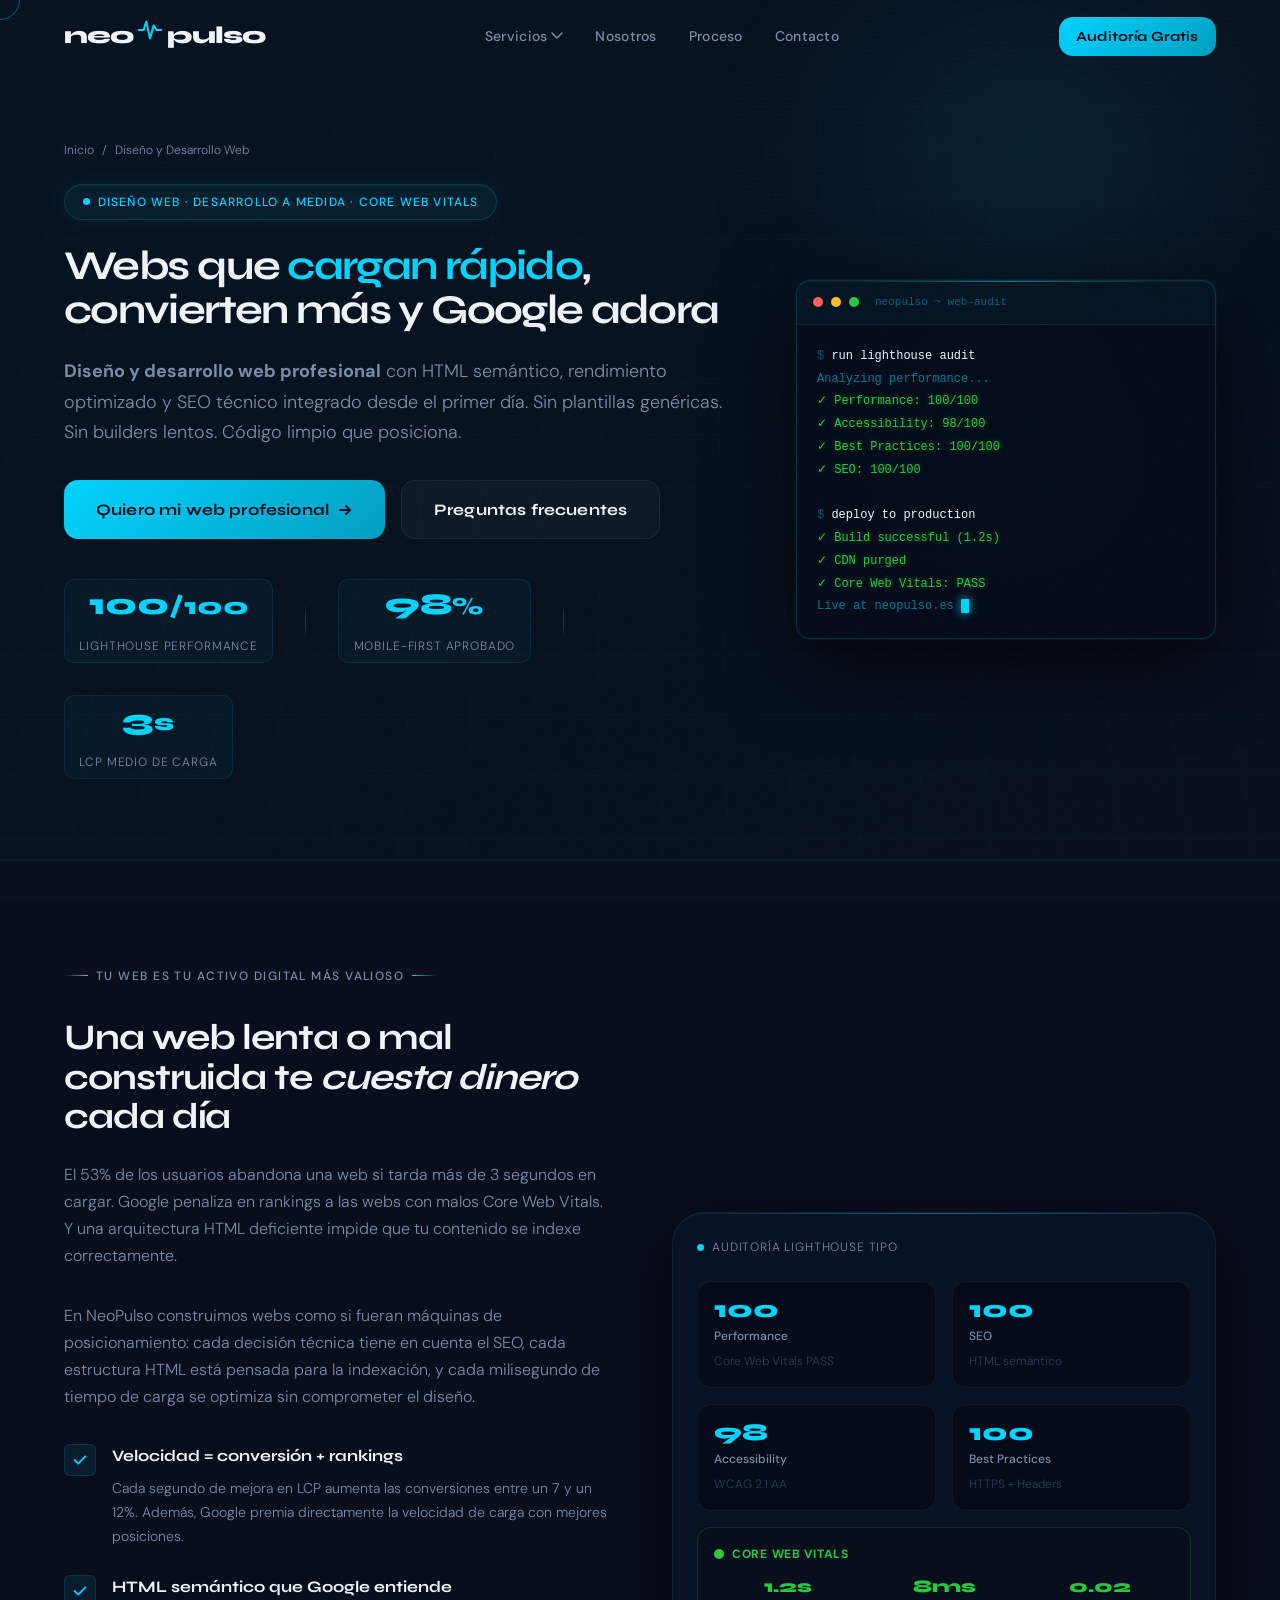
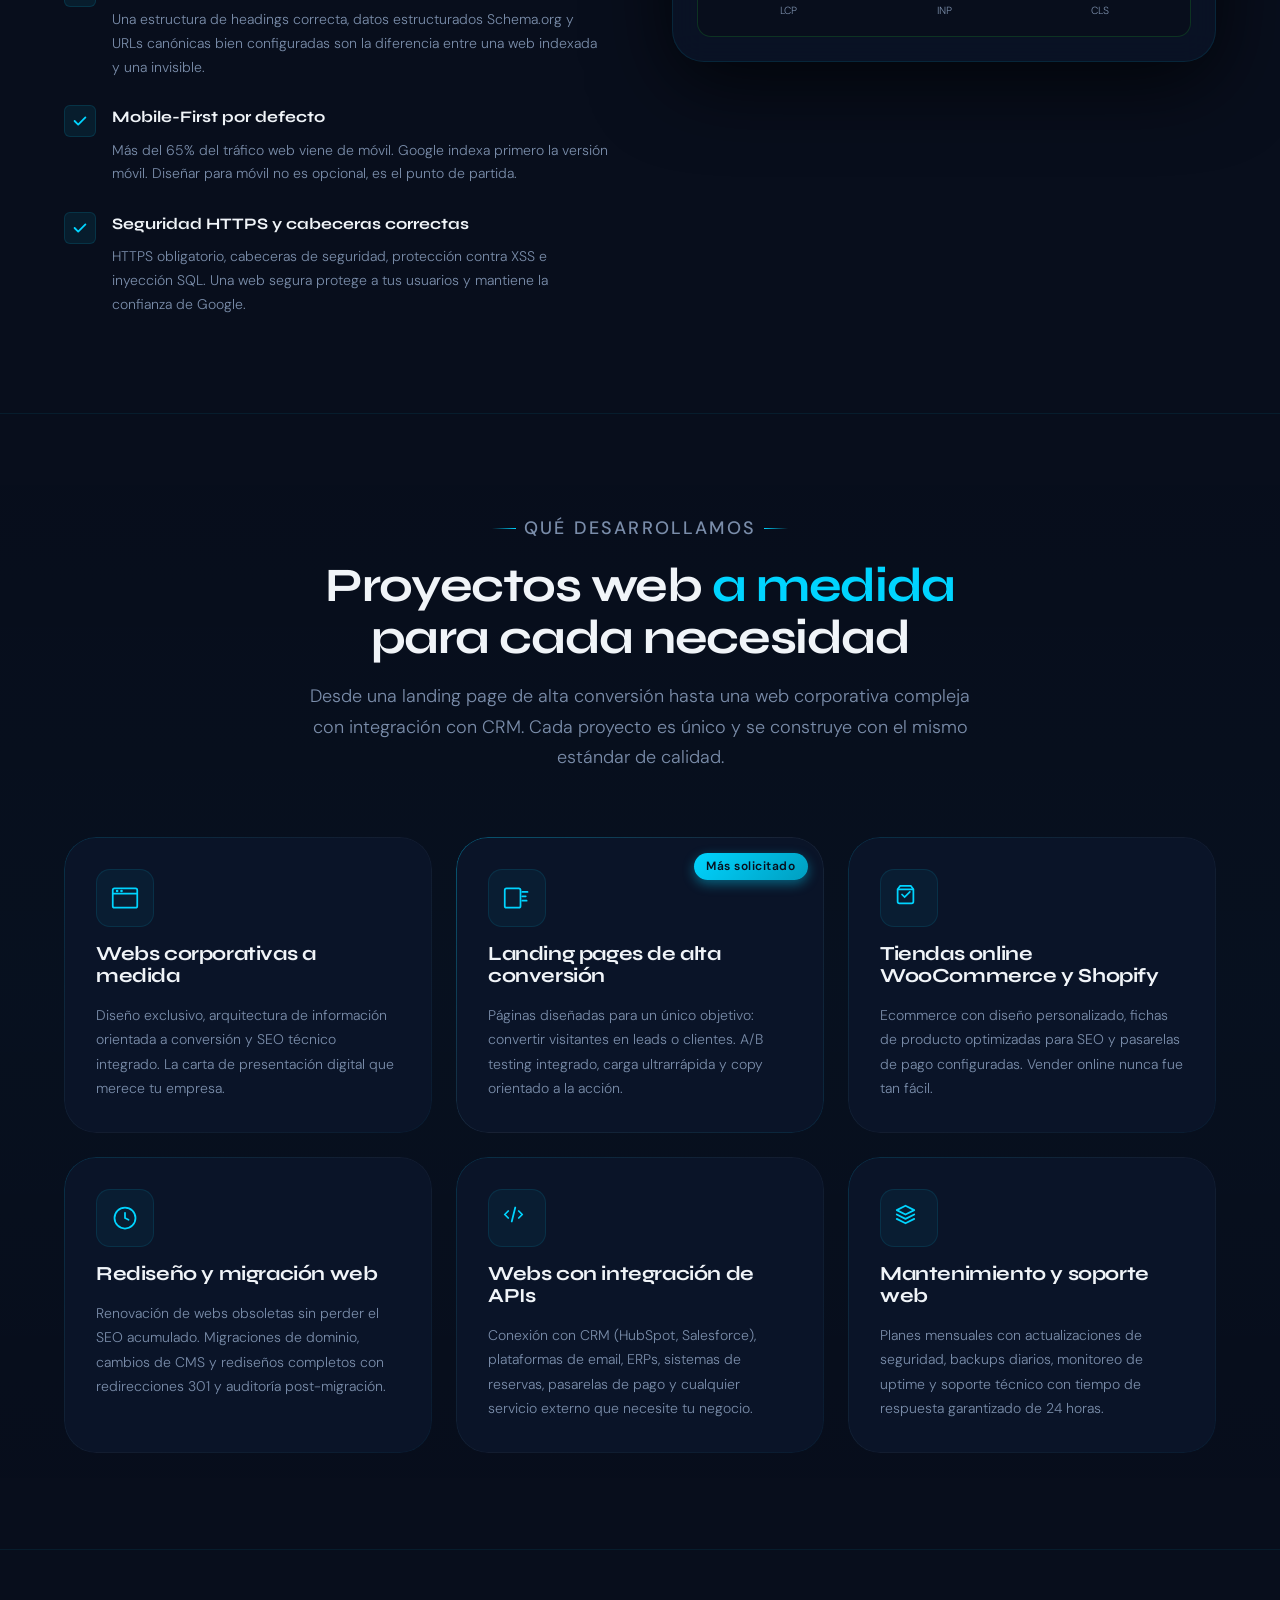
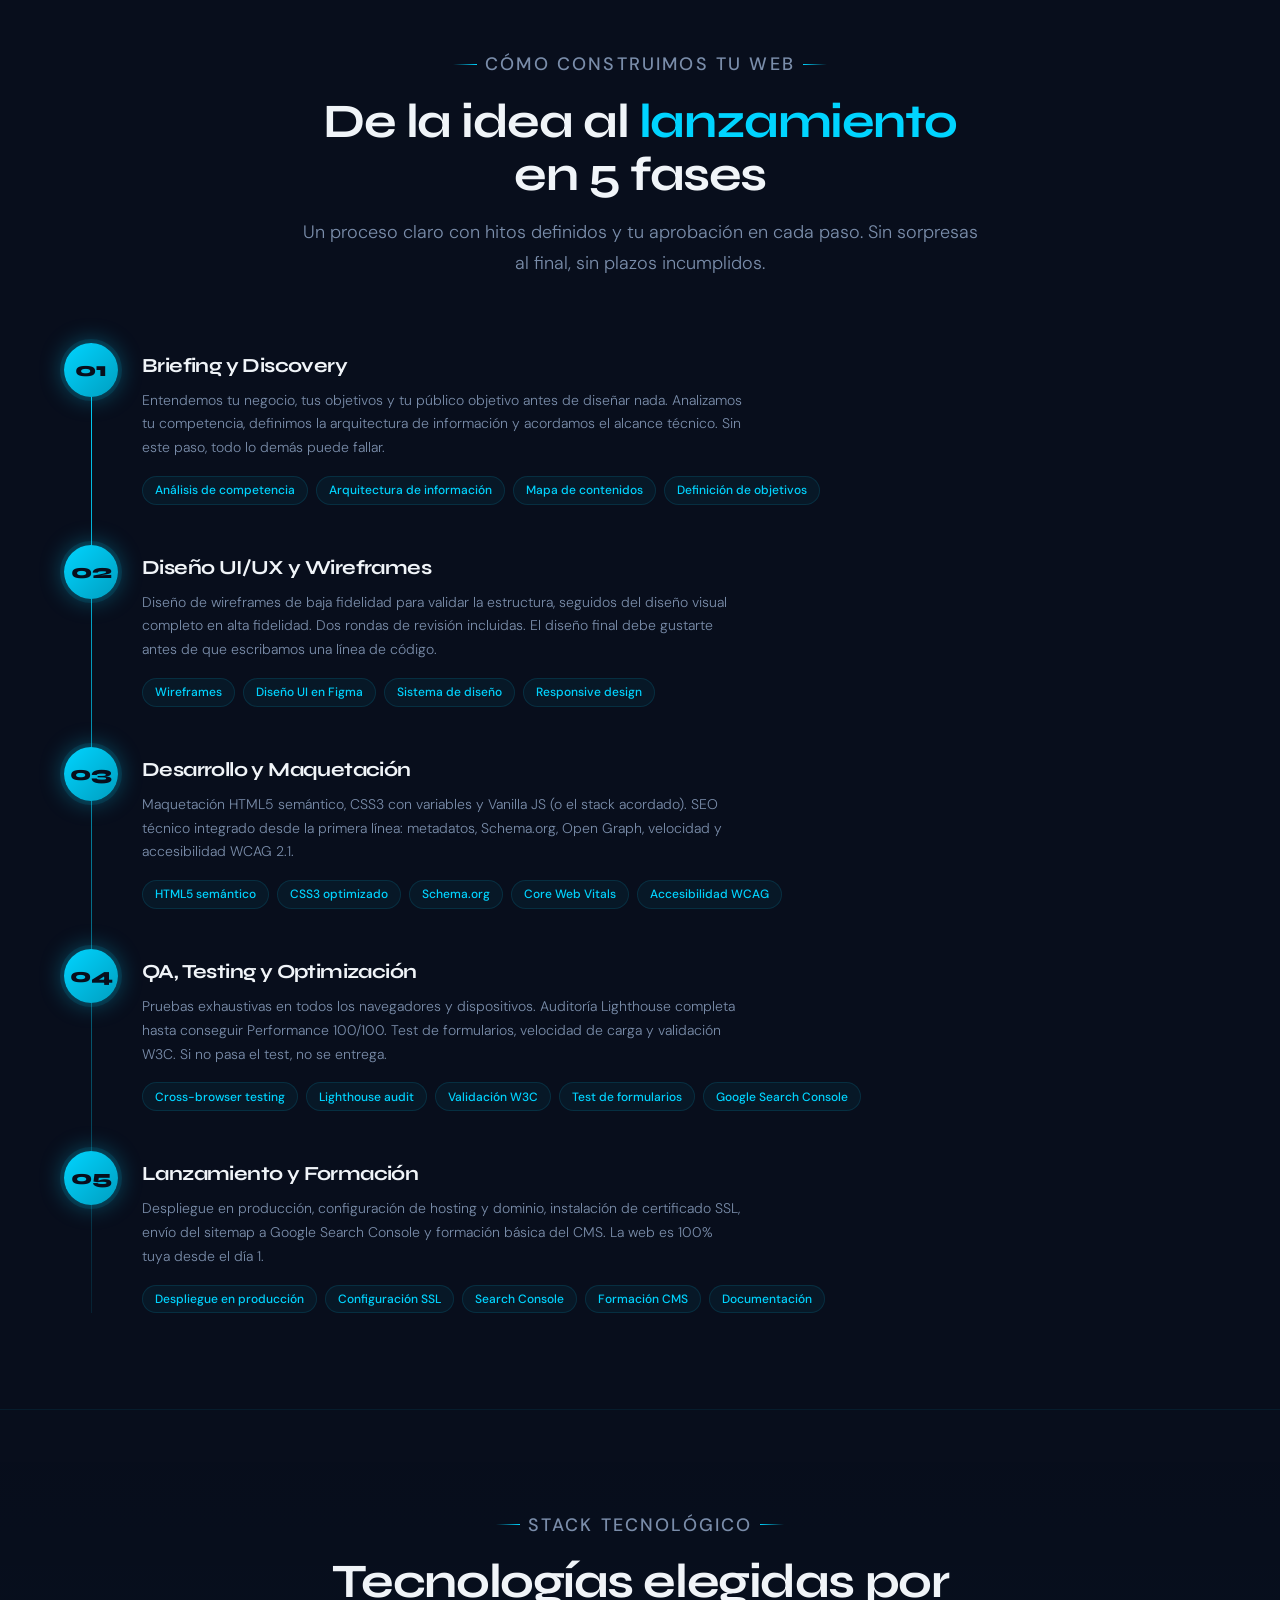
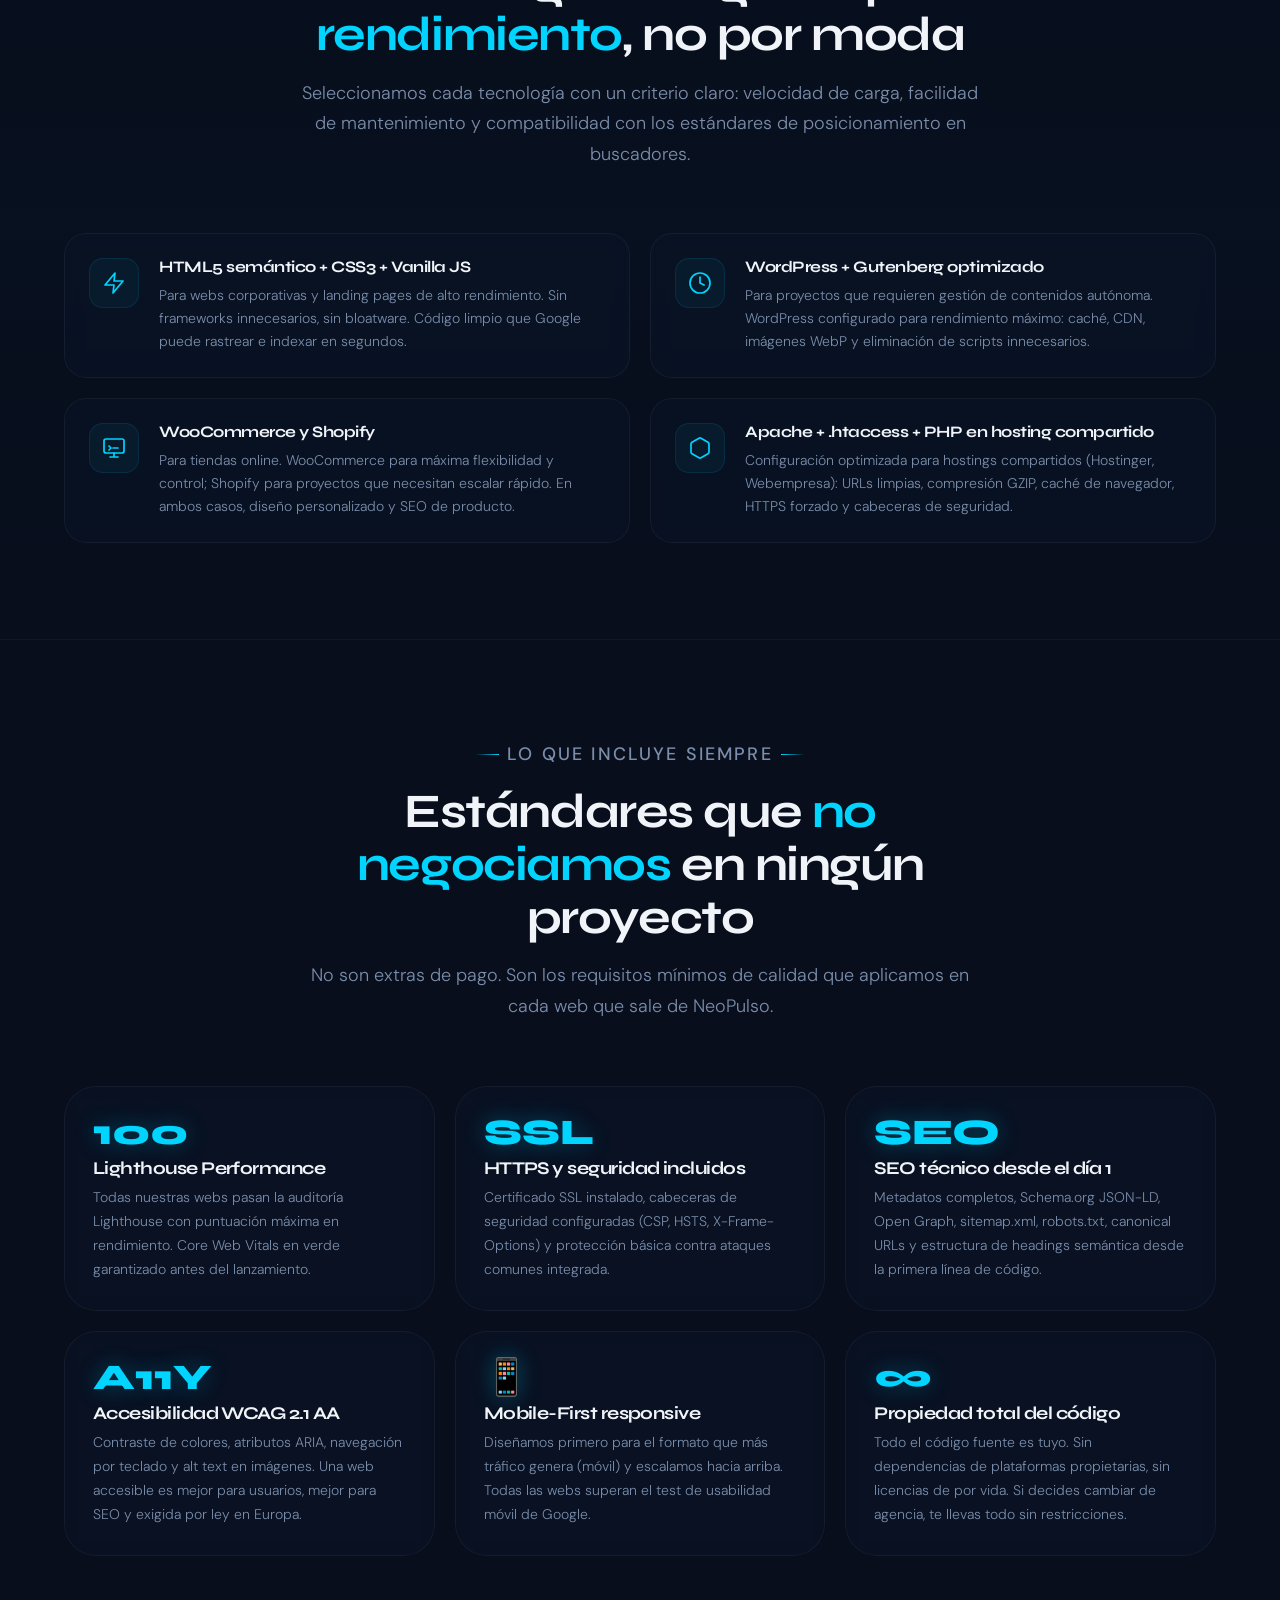
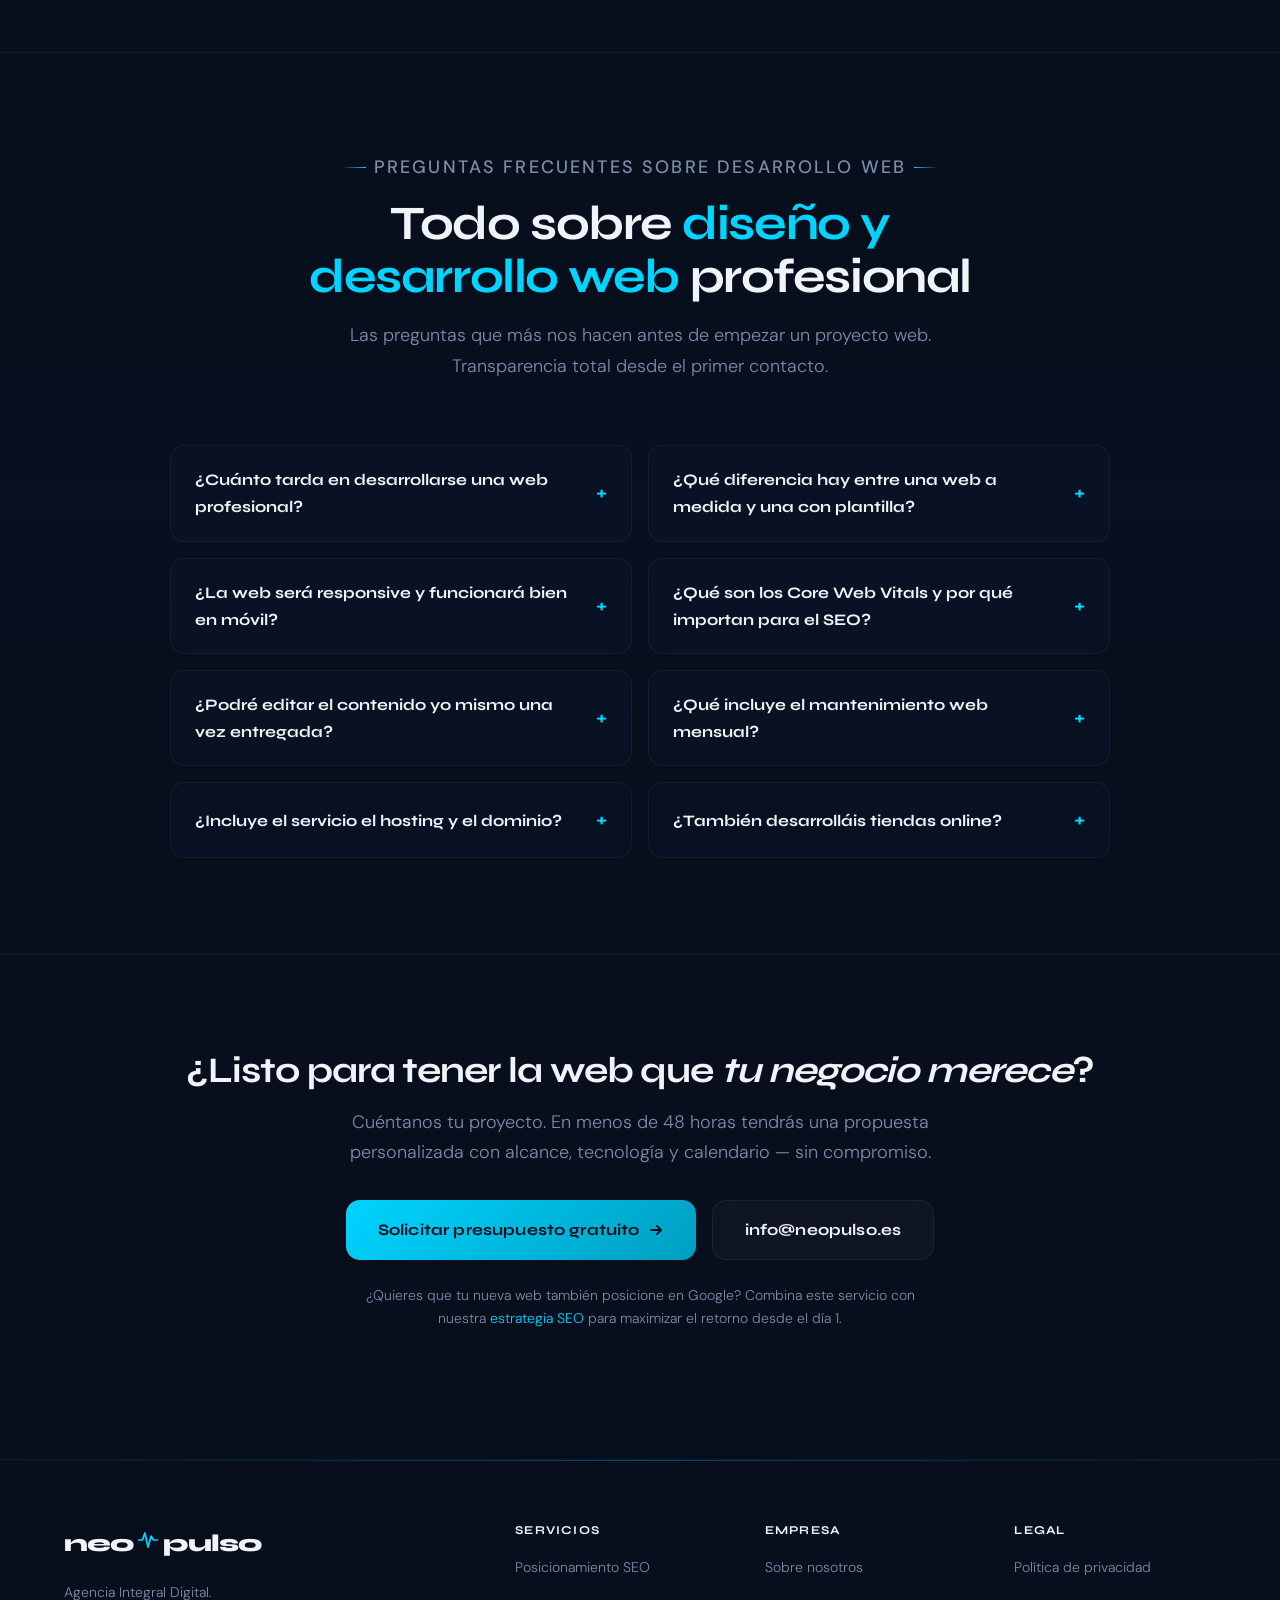
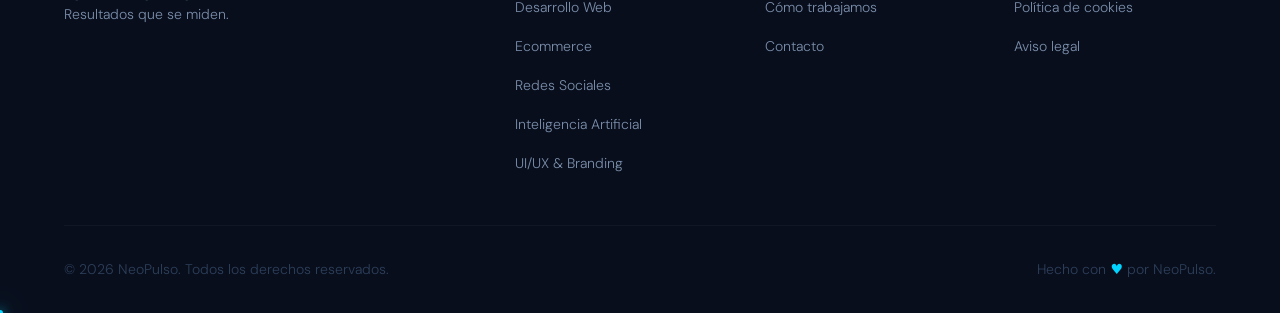
<file: agencia-desarrollo-web.html>
<!DOCTYPE html>
<html lang="es">
<head>
  <meta charset="UTF-8"/><meta name="viewport" content="width=device-width,initial-scale=1.0"/><meta http-equiv="X-UA-Compatible" content="IE=edge"/>
  <title>Diseño y Desarrollo Web Profesional | Webs Ultrarrápidas — NeoPulso</title>
  <meta name="description" content="Agencia de diseño y desarrollo web profesional. Webs corporativas ultrarrápidas con Core Web Vitals en verde, HTML semántico y SEO técnico integrado desde el día 1."/>
  <meta name="keywords" content="diseño web profesional, desarrollo web, agencia web, páginas web, web corporativa, Core Web Vitals, diseño web a medida, web ultrarrápida"/>
  <meta name="robots" content="index, follow, max-snippet:-1, max-image-preview:large, max-video-preview:-1"/>
  <link rel="canonical" href="https://www.neopulso.es/agencia-desarrollo-web"/>
  <meta property="og:type" content="website"/>
  <meta property="og:url" content="https://www.neopulso.es/agencia-desarrollo-web"/>
  <meta property="og:title" content="Diseño y Desarrollo Web Profesional | Webs Ultrarrápidas — NeoPulso"/>
  <meta property="og:description" content="Webs corporativas ultrarrápidas con Core Web Vitals en verde y SEO técnico integrado. Sin plantillas, sin builders lentos. Código limpio que Google adora."/>
  <meta property="og:image" content="https://www.neopulso.es/assets/img/og-image.png"/>
  <meta property="og:image:width" content="1200"/>
  <meta property="og:image:height" content="630"/>
  <meta property="og:locale" content="es_ES"/>
  <meta property="og:site_name" content="NeoPulso"/>
  <meta name="twitter:card" content="summary_large_image"/>
  <meta name="twitter:title" content="Diseño y Desarrollo Web Profesional — NeoPulso"/>
  <meta name="twitter:description" content="Webs ultrarrápidas con Core Web Vitals en verde, HTML semántico y SEO integrado desde el día 1."/>
  <meta name="twitter:image" content="https://www.neopulso.es/assets/img/og-image.png"/>
  <link rel="icon" type="image/x-icon" href="assets/img/favicon.ico"/>
  <link rel="preconnect" href="https://fonts.googleapis.com"/>
  <link rel="preconnect" href="https://fonts.gstatic.com" crossorigin/>
  <link href="https://fonts.googleapis.com/css2?family=Syne:wght@700;800&family=DM+Sans:opsz,wght@9..40,300;9..40,400;9..40,500&display=swap" rel="stylesheet"/>
  <link rel="stylesheet" href="assets/css/styles.css"/>

  <script type="application/ld+json">
  {"@context":"https://schema.org","@type":"BreadcrumbList","itemListElement":[{"@type":"ListItem","position":1,"name":"Inicio","item":"https://www.neopulso.es/"},{"@type":"ListItem","position":2,"name":"Diseño y Desarrollo Web","item":"https://www.neopulso.es/agencia-desarrollo-web"}]}
  </script>
  <script type="application/ld+json">
  {"@context":"https://schema.org","@type":"Service","name":"Diseño y Desarrollo Web Profesional","description":"Servicio profesional de diseño y desarrollo web: webs corporativas a medida, ultrarrápidas, con Core Web Vitals en verde, HTML semántico y SEO técnico integrado desde el primer día.","provider":{"@type":"Organization","name":"NeoPulso","url":"https://www.neopulso.es","email":"info@neopulso.es"},"areaServed":{"@type":"Country","name":"España"},"url":"https://www.neopulso.es/agencia-desarrollo-web","serviceType":"Diseño y Desarrollo Web","offers":{"@type":"Offer","availability":"https://schema.org/InStock","areaServed":"España"}}
  </script>
  <script type="application/ld+json">
  {"@context":"https://schema.org","@type":"FAQPage","mainEntity":[{"@type":"Question","name":"¿Cuánto tarda en desarrollarse una web profesional?","acceptedAnswer":{"@type":"Answer","text":"Una web corporativa estándar tarda entre 3 y 6 semanas desde el kick-off hasta la entrega, incluyendo diseño, maquetación, revisiones y pruebas. Proyectos más complejos con funcionalidades avanzadas pueden requerir entre 8 y 12 semanas. Siempre acordamos el calendario antes de empezar."}},{"@type":"Question","name":"¿Qué diferencia hay entre una web a medida y una con plantilla?","acceptedAnswer":{"@type":"Answer","text":"Una web a medida se diseña y programa desde cero según tus necesidades específicas: velocidad óptima, código limpio sin bloatware, diseño exclusivo y SEO técnico integrado desde el primer día. Las plantillas suelen cargar código innecesario que penaliza el rendimiento, tienen diseños no diferenciadores y limitan la optimización técnica."}},{"@type":"Question","name":"¿La web será responsive y funcionará bien en móvil?","acceptedAnswer":{"@type":"Answer","text":"Sí. Trabajamos con metodología Mobile-First: diseñamos primero para móvil y adaptamos a tablets y escritorio. Todas nuestras webs superan el test de usabilidad móvil de Google y están optimizadas para los Core Web Vitals."}},{"@type":"Question","name":"¿Qué son los Core Web Vitals y por qué importan para el SEO?","acceptedAnswer":{"@type":"Answer","text":"Los Core Web Vitals son tres métricas de rendimiento que Google usa como factor de posicionamiento: LCP (velocidad de carga del contenido principal), FID/INP (tiempo de respuesta a la interacción) y CLS (estabilidad visual). Una web con Core Web Vitals en verde carga más rápido, convierte mejor y posiciona mejor en Google."}},{"@type":"Question","name":"¿Podré editar el contenido yo mismo una vez entregada la web?","acceptedAnswer":{"@type":"Answer","text":"Sí. Integramos un CMS (sistema gestor de contenidos) para que puedas gestionar textos, imágenes y páginas de forma autónoma sin conocimientos técnicos. Incluimos formación básica y documentación del panel de administración."}},{"@type":"Question","name":"¿Incluye el servicio alojamiento (hosting) y dominio?","acceptedAnswer":{"@type":"Answer","text":"No incluimos el hosting ni el dominio por defecto, aunque sí te asesoramos en la elección del mejor proveedor según tu tráfico y presupuesto. Si lo prefieres, podemos gestionar la contratación y configuración inicial por ti."}},{"@type":"Question","name":"¿Qué incluye el mantenimiento web mensual?","acceptedAnswer":{"@type":"Answer","text":"Nuestros planes de mantenimiento incluyen actualizaciones de seguridad, backups automáticos, monitoreo de uptime 24/7, corrección de errores, soporte técnico con tiempo de respuesta garantizado y optimizaciones de rendimiento periódicas."}},{"@type":"Question","name":"¿Desarrolláis tiendas online también?","acceptedAnswer":{"@type":"Answer","text":"Sí. Desarrollamos tiendas online en WooCommerce y Shopify con diseño personalizado, optimización SEO de categorías y fichas de producto, configuración de pasarelas de pago e integración con sistemas logísticos."}}]}
  </script>

  <!-- ══ HERO WEB — CSS limpio desde cero ══════════════════════ -->
  <style>
  /*
    Estrategia simple:
    - .hero-web es el section con fondo y efectos absolutos
    - .hw-inner es un flex-row con max-width y padding normales
    - .hw-text crece (flex:1), .hw-terminal-col tiene ancho fijo
    - En móvil flex-direction:column, todo centrado
  */

  .hero-web {
    position: relative;
    background: linear-gradient(145deg, #05111f 0%, #080e1c 100%);
    padding-top: 140px;
    padding-bottom: var(--s20);
    overflow: hidden;
    border-bottom: 1px solid rgba(0,212,255,.07);
  }

  /* ── Efectos de fondo ── */
  .hw-bg {
    position: absolute;
    inset: 0;
    pointer-events: none;
    z-index: 0;
    overflow: hidden;
  }

  .hw-grid {
    position: absolute;
    inset: 0;
    background-image:
      linear-gradient(rgba(0,212,255,.03) 1px, transparent 1px),
      linear-gradient(90deg, rgba(0,212,255,.03) 1px, transparent 1px);
    background-size: 60px 60px;
    transform: perspective(700px) rotateX(10deg) scale(1.1);
    transform-origin: bottom center;
    opacity: .5;
  }

  .hw-glow {
    position: absolute;
    width: 600px; height: 500px;
    right: -50px; top: -100px;
    background: radial-gradient(ellipse, rgba(0,212,255,.09) 0%, transparent 65%);
    border-radius: 50%;
    filter: blur(60px);
    animation: hwGlowAnim 5s ease-in-out infinite;
  }
  @keyframes hwGlowAnim {
    0%,100% { transform: scale(1); opacity: .7; }
    50%      { transform: scale(1.1); opacity: 1; }
  }

  /* Scanlines sutiles */
  .hw-bg::after {
    content: '';
    position: absolute;
    inset: 0;
    background-image: repeating-linear-gradient(
      0deg, transparent, transparent 3px,
      rgba(0,212,255,.01) 3px, rgba(0,212,255,.01) 4px
    );
  }

  /* ── Layout interior ── */
  .hw-inner {
    position: relative;
    z-index: 1;
    display: flex;
    align-items: center;
    gap: 3rem;
    max-width: 1200px;
    margin: 0 auto;
    padding: 0 1.5rem;
  }

  /* Columna texto — crece todo lo que puede */
  .hw-text {
    flex: 1 1 0;
    min-width: 0;
    display: flex;
    flex-direction: column;
    align-items: flex-start;
  }

  .hw-text .breadcrumb  { justify-content: flex-start; margin-bottom: 1.5rem; }
  .hw-text .hero-badge  { margin-bottom: 1.5rem; }
  .hw-text .lp-sub      { margin: 0 0 2rem; max-width: 100%; }
  .hw-text .lp-actions  { margin-bottom: 2.5rem; }
  .hw-text .hero-stats  { justify-content: flex-start; }

  .hw-text h1 {
    font-size: clamp(2rem, 3.2vw, 3rem);
    line-height: 1.08;
    letter-spacing: -.04em;
    margin-bottom: 1.5rem;
  }

  /* Stat items mejorados */
  .hw-text .stat-item {
    padding: .4rem .9rem;
    background: rgba(0,212,255,.04);
    border: 1px solid rgba(0,212,255,.1);
    border-radius: 10px;
    transition: background .25s, border-color .25s;
  }
  .hw-text .stat-item:hover {
    background: rgba(0,212,255,.08);
    border-color: rgba(0,212,255,.25);
  }
  .hw-text .stat-div {
    width: 1px; height: 36px;
    background: linear-gradient(to bottom, transparent, rgba(0,212,255,.3), transparent);
  }

  /* Columna terminal — ancho fijo */
  .hw-terminal-col {
    flex: 0 0 420px;
    position: relative;
  }

  /* Glow detrás del terminal */
  .hw-terminal-col::before {
    content: '';
    position: absolute;
    inset: -50px;
    background: radial-gradient(ellipse, rgba(0,212,255,.1) 0%, transparent 65%);
    border-radius: 50%;
    animation: hwGlowAnim 4s ease-in-out infinite;
    pointer-events: none;
  }

  /* ── Terminal ── */
  .terminal-window {
    position: relative;
    z-index: 1;
    width: 100%;
    background: rgba(4,11,24,.96);
    border: 1px solid rgba(0,212,255,.2);
    border-radius: 14px;
    overflow: hidden;
    box-shadow:
      0 24px 80px rgba(0,0,0,.8),
      0 0 0 1px rgba(0,212,255,.05),
      inset 0 1px 0 rgba(255,255,255,.05);
    animation: float 7s ease-in-out infinite;
  }

  /* Línea de luz en el top */
  .terminal-window::before {
    content: '';
    position: absolute;
    top: 0; left: 15%; right: 15%; height: 1px;
    background: linear-gradient(90deg, transparent, rgba(0,212,255,.5), transparent);
    z-index: 10;
  }

  /* Scanline que barre */
  .terminal-window::after {
    content: '';
    position: absolute;
    left: 0; right: 0; height: 2px;
    background: linear-gradient(90deg, transparent, rgba(0,212,255,.4), transparent);
    animation: termScanAnim 3.5s ease-in-out infinite;
    pointer-events: none;
    z-index: 10;
  }
  @keyframes termScanAnim {
    0%   { top: 44px; opacity: 0; }
    8%   { opacity: 1; }
    90%  { opacity: .4; }
    100% { top: calc(100% - 2px); opacity: 0; }
  }

  .term-header {
    display: flex; align-items: center; gap: 8px;
    padding: 12px 16px;
    background: rgba(0,212,255,.04);
    border-bottom: 1px solid rgba(0,212,255,.1);
  }
  .term-dot { width: 10px; height: 10px; border-radius: 50%; }
  .term-dot:nth-child(1) { background: #ff5f56; }
  .term-dot:nth-child(2) { background: #ffbd2e; }
  .term-dot:nth-child(3) { background: #27c93f; }
  .term-title {
    font-family: monospace; font-size: 11px;
    color: rgba(0,212,255,.4); margin-left: 8px;
  }
  .term-body {
    padding: 20px; font-family: monospace;
    font-size: 12px; line-height: 1.9;
  }
  .term-line { display: block; }
  .term-line .prompt { color: rgba(0,212,255,.35); }
  .term-line .cmd    { color: #f0f4f8; }
  .term-line .out    { color: rgba(0,212,255,.55); }
  .term-line .ok     { color: #27c93f; text-shadow: 0 0 6px rgba(39,201,63,.4); }
  .term-cursor {
    display: inline-block; width: 8px; height: 14px;
    background: var(--cyan); vertical-align: middle;
    animation: blink .9s step-end infinite;
    box-shadow: 0 0 10px rgba(0,212,255,.9);
    border-radius: 1px;
  }

  /* ── Responsive ── */
  @media (max-width: 1100px) {
    .hw-terminal-col { flex: 0 0 360px; }
    .hw-text h1 { font-size: clamp(1.8rem, 2.8vw, 2.6rem); }
  }

  @media (max-width: 900px) {
    .hw-terminal-col { flex: 0 0 290px; }
    .hw-inner { gap: 2rem; }
    .hw-text h1 { font-size: clamp(1.6rem, 2.4vw, 2.2rem); }
    .term-body { padding: 14px; font-size: 11px; }
  }

  /* Móvil — columna única */
  @media (max-width: 768px) {
    .hero-web { padding-bottom: 0; }

    .hw-inner {
      flex-direction: column;
      align-items: stretch;
      gap: 0;
    }

    .hw-text {
      align-items: center;
      text-align: center;
      padding-bottom: 2.5rem;
    }
    .hw-text .breadcrumb { justify-content: center; }
    .hw-text .lp-actions { justify-content: center; }
    .hw-text .hero-stats  { justify-content: center; }
    .hw-text .lp-sub      { margin-inline: auto; }
    .hw-text h1 { font-size: clamp(2rem, 8vw, 3rem); }

    .hw-terminal-col {
      flex: none;
      width: 100%;
      padding: 0 0 2.5rem;
    }
    .hw-terminal-col::before { display: none; }
    .terminal-window { animation: none; width: min(420px, 100%); margin: 0 auto; }

    .hw-glow { display: none; }
    .hw-grid { opacity: .2; }
  }

  @media (max-width: 480px) {
    .term-body { font-size: 10.5px; padding: 12px; }
  }
  </style>
</head>
<body>

<div id="site-header-slot"></div>

<main id="main-content">

  <!-- ══ HERO ══════════════════════════════════════════════════ -->
  <section class="hero-web" aria-labelledby="lp-h1">

    <div class="hw-bg" aria-hidden="true">
      <div class="hw-grid"></div>
      <div class="hw-glow"></div>
    </div>

    <div class="hw-inner">

      <!-- Texto -->
      <div class="hw-text">
        <nav class="breadcrumb" aria-label="Ruta de navegación">
          <a href="/">Inicio</a>
          <span aria-hidden="true">/</span>
          <span aria-current="page">Diseño y Desarrollo Web</span>
        </nav>
        <div class="hero-badge">
          <span class="pulse-dot" aria-hidden="true"></span>
          Diseño Web · Desarrollo a medida · Core Web Vitals
        </div>
        <h1 id="lp-h1">
          Webs que <em class="text-cyan">cargan rápido</em>,<br/>convierten más y Google adora
        </h1>
        <p class="lp-sub">
          <strong>Diseño y desarrollo web profesional</strong> con HTML semántico, rendimiento optimizado y SEO técnico integrado desde el primer día. Sin plantillas genéricas. Sin builders lentos. Código limpio que posiciona.
        </p>
        <div class="lp-actions">
          <a href="contacto" class="btn btn-primary btn-lg">
            Quiero mi web profesional
            <svg width="16" height="16" viewBox="0 0 16 16" fill="none" aria-hidden="true"><path d="M3 8h10M9 4l4 4-4 4" stroke="currentColor" stroke-width="1.8" stroke-linecap="round" stroke-linejoin="round"/></svg>
          </a>
          <a href="#faq" class="btn btn-ghost btn-lg">Preguntas frecuentes</a>
        </div>
        <div class="hero-stats" aria-label="Métricas de rendimiento web">
          <div class="stat-item">
            <span><strong class="stat-val" data-target="100">0</strong><span class="stat-suf">/100</span></span>
            <span class="stat-lbl">Lighthouse Performance</span>
          </div>
          <div class="stat-div" aria-hidden="true"></div>
          <div class="stat-item">
            <span><strong class="stat-val" data-target="98">0</strong><span class="stat-suf">%</span></span>
            <span class="stat-lbl">Mobile-First aprobado</span>
          </div>
          <div class="stat-div" aria-hidden="true"></div>
          <div class="stat-item">
            <span><strong class="stat-val" data-target="3">0</strong><span class="stat-suf">s</span></span>
            <span class="stat-lbl">LCP medio de carga</span>
          </div>
        </div>
      </div>

      <!-- Terminal -->
      <div class="hw-terminal-col" aria-hidden="true">
        <div class="terminal-window" id="hero-terminal">
          <div class="term-header">
            <div class="term-dot"></div><div class="term-dot"></div><div class="term-dot"></div>
            <span class="term-title">neopulso ~ web-audit</span>
          </div>
          <div class="term-body">
            <span class="term-line"><span class="prompt">$ </span><span class="cmd">run lighthouse audit</span></span>
            <span class="term-line"><span class="out">Analyzing performance...</span></span>
            <span class="term-line"><span class="ok">✓ Performance:      100/100</span></span>
            <span class="term-line"><span class="ok">✓ Accessibility:     98/100</span></span>
            <span class="term-line"><span class="ok">✓ Best Practices:   100/100</span></span>
            <span class="term-line"><span class="ok">✓ SEO:              100/100</span></span>
            <span class="term-line">&nbsp;</span>
            <span class="term-line"><span class="prompt">$ </span><span class="cmd">deploy to production</span></span>
            <span class="term-line"><span class="ok">✓ Build successful   (1.2s)</span></span>
            <span class="term-line"><span class="ok">✓ CDN purged</span></span>
            <span class="term-line"><span class="ok">✓ Core Web Vitals: PASS</span></span>
            <span class="term-line"><span class="out">Live at neopulso.es </span><span class="term-cursor"></span></span>
          </div>
        </div>
      </div>

    </div>
  </section>

  <!-- ══ POR QUÉ IMPORTA ═══════════════════════════════════════ -->
  <section class="section-border" aria-labelledby="why-web-h2">
    <div class="container">
      <div class="why-inner">
        <div class="why-content reveal">
          <p class="sh__eye">Tu web es tu activo digital más valioso</p>
          <h2 id="why-web-h2">Una web lenta o mal construida te <em>cuesta dinero</em> cada día</h2>
          <p>El 53% de los usuarios abandona una web si tarda más de 3 segundos en cargar. Google penaliza en rankings a las webs con malos Core Web Vitals. Y una arquitectura HTML deficiente impide que tu contenido se indexe correctamente.</p>
          <p style="color:var(--muted);margin-top:1rem">En NeoPulso construimos webs como si fueran máquinas de posicionamiento: cada decisión técnica tiene en cuenta el SEO, cada estructura HTML está pensada para la indexación, y cada milisegundo de tiempo de carga se optimiza sin comprometer el diseño.</p>
          <ul class="why-list" style="margin-top:1.5rem" role="list">
            <li class="why-item"><span class="why-icon" aria-hidden="true"><svg width="18" height="18" viewBox="0 0 20 20" fill="none"><path d="M4 10l4 4 8-8" stroke="var(--cyan)" stroke-width="2" stroke-linecap="round" stroke-linejoin="round"/></svg></span><div><strong>Velocidad = conversión + rankings</strong><p>Cada segundo de mejora en LCP aumenta las conversiones entre un 7 y un 12%. Además, Google premia directamente la velocidad de carga con mejores posiciones.</p></div></li>
            <li class="why-item"><span class="why-icon" aria-hidden="true"><svg width="18" height="18" viewBox="0 0 20 20" fill="none"><path d="M4 10l4 4 8-8" stroke="var(--cyan)" stroke-width="2" stroke-linecap="round" stroke-linejoin="round"/></svg></span><div><strong>HTML semántico que Google entiende</strong><p>Una estructura de headings correcta, datos estructurados Schema.org y URLs canónicas bien configuradas son la diferencia entre una web indexada y una invisible.</p></div></li>
            <li class="why-item"><span class="why-icon" aria-hidden="true"><svg width="18" height="18" viewBox="0 0 20 20" fill="none"><path d="M4 10l4 4 8-8" stroke="var(--cyan)" stroke-width="2" stroke-linecap="round" stroke-linejoin="round"/></svg></span><div><strong>Mobile-First por defecto</strong><p>Más del 65% del tráfico web viene de móvil. Google indexa primero la versión móvil. Diseñar para móvil no es opcional, es el punto de partida.</p></div></li>
            <li class="why-item"><span class="why-icon" aria-hidden="true"><svg width="18" height="18" viewBox="0 0 20 20" fill="none"><path d="M4 10l4 4 8-8" stroke="var(--cyan)" stroke-width="2" stroke-linecap="round" stroke-linejoin="round"/></svg></span><div><strong>Seguridad HTTPS y cabeceras correctas</strong><p>HTTPS obligatorio, cabeceras de seguridad, protección contra XSS e inyección SQL. Una web segura protege a tus usuarios y mantiene la confianza de Google.</p></div></li>
          </ul>
        </div>
        <div class="metrics-panel reveal">
          <div class="mp-header"><span class="pulse-dot" aria-hidden="true"></span>Auditoría Lighthouse tipo</div>
          <div class="mp-row">
            <div class="mp-card"><span class="mp-val text-cyan">100</span><span class="mp-lbl">Performance</span><span class="mp-sub">Core Web Vitals PASS</span></div>
            <div class="mp-card"><span class="mp-val text-cyan">100</span><span class="mp-lbl">SEO</span><span class="mp-sub">HTML semántico</span></div>
          </div>
          <div class="mp-row">
            <div class="mp-card"><span class="mp-val text-cyan">98</span><span class="mp-lbl">Accessibility</span><span class="mp-sub">WCAG 2.1 AA</span></div>
            <div class="mp-card"><span class="mp-val text-cyan">100</span><span class="mp-lbl">Best Practices</span><span class="mp-sub">HTTPS + Headers</span></div>
          </div>
          <div style="margin-top:1rem;padding:1rem;background:var(--bg);border:1px solid rgba(39,201,63,.2);border-radius:var(--r-md)">
            <div style="display:flex;align-items:center;gap:.5rem;margin-bottom:.5rem">
              <span style="width:10px;height:10px;border-radius:50%;background:#27c93f;flex-shrink:0"></span>
              <span style="font-size:var(--xs);font-weight:700;color:#27c93f;text-transform:uppercase;letter-spacing:.06em">Core Web Vitals</span>
            </div>
            <div style="display:grid;grid-template-columns:1fr 1fr 1fr;gap:.5rem">
              <div style="text-align:center"><div style="font-family:var(--font-d);font-size:1.1rem;font-weight:800;color:#27c93f">1.2s</div><div style="font-size:.65rem;color:var(--muted)">LCP</div></div>
              <div style="text-align:center"><div style="font-family:var(--font-d);font-size:1.1rem;font-weight:800;color:#27c93f">8ms</div><div style="font-size:.65rem;color:var(--muted)">INP</div></div>
              <div style="text-align:center"><div style="font-family:var(--font-d);font-size:1.1rem;font-weight:800;color:#27c93f">0.02</div><div style="font-size:.65rem;color:var(--muted)">CLS</div></div>
            </div>
          </div>
        </div>
      </div>
    </div>
  </section>

  <!-- ══ TIPOS DE PROYECTOS ════════════════════════════════════ -->
  <section class="section-border" aria-labelledby="tipos-h2" style="background:linear-gradient(180deg,transparent,rgba(0,212,255,.015),transparent)">
    <div class="container">
      <header class="sh">
        <p class="sh__eye">Qué desarrollamos</p>
        <h2 id="tipos-h2">Proyectos web <em>a medida</em> para cada necesidad</h2>
        <p>Desde una landing page de alta conversión hasta una web corporativa compleja con integración con CRM. Cada proyecto es único y se construye con el mismo estándar de calidad.</p>
      </header>
      <div class="services-grid">
        <article class="svc-card reveal"><div class="svc-icon" aria-hidden="true"><svg width="28" height="28" viewBox="0 0 32 32" fill="none"><rect x="2" y="5" width="28" height="22" rx="2" stroke="var(--cyan)" stroke-width="2"/><path d="M2 11h28" stroke="var(--cyan)" stroke-width="2"/><circle cx="7" cy="8" r="1.5" fill="var(--cyan)"/><circle cx="12" cy="8" r="1.5" fill="var(--cyan)"/></svg></div><h3>Webs corporativas a medida</h3><p>Diseño exclusivo, arquitectura de información orientada a conversión y SEO técnico integrado. La carta de presentación digital que merece tu empresa.</p></article>
        <article class="svc-card svc-card--feat reveal"><div class="svc-badge">Más solicitado</div><div class="svc-icon" aria-hidden="true"><svg width="28" height="28" viewBox="0 0 32 32" fill="none"><rect x="2" y="5" width="18" height="22" rx="2" stroke="var(--cyan)" stroke-width="2"/><path d="M22 9h6M22 14h4M22 19h5" stroke="var(--cyan)" stroke-width="2" stroke-linecap="round"/></svg></div><h3>Landing pages de alta conversión</h3><p>Páginas diseñadas para un único objetivo: convertir visitantes en leads o clientes. A/B testing integrado, carga ultrarrápida y copy orientado a la acción.</p></article>
        <article class="svc-card reveal"><div class="svc-icon" aria-hidden="true"><svg width="28" height="28" viewBox="0 0 32 32" fill="none"><path d="M6 2L3 6v14a2 2 0 0 0 2 2h14a2 2 0 0 0 2-2V6l-3-4z" stroke="var(--cyan)" stroke-width="2" stroke-linecap="round" stroke-linejoin="round"/><path d="M3 6h18" stroke="var(--cyan)" stroke-width="2"/><path d="M8 12l3 3 6-6" stroke="var(--cyan)" stroke-width="2" stroke-linecap="round"/></svg></div><h3>Tiendas online WooCommerce y Shopify</h3><p>Ecommerce con diseño personalizado, fichas de producto optimizadas para SEO y pasarelas de pago configuradas. Vender online nunca fue tan fácil.</p></article>
        <article class="svc-card reveal"><div class="svc-icon" aria-hidden="true"><svg width="28" height="28" viewBox="0 0 32 32" fill="none"><circle cx="16" cy="16" r="12" stroke="var(--cyan)" stroke-width="2"/><path d="M16 10v6l4 2" stroke="var(--cyan)" stroke-width="2" stroke-linecap="round"/></svg></div><h3>Rediseño y migración web</h3><p>Renovación de webs obsoletas sin perder el SEO acumulado. Migraciones de dominio, cambios de CMS y rediseños completos con redirecciones 301 y auditoría post-migración.</p></article>
        <article class="svc-card reveal"><div class="svc-icon" aria-hidden="true"><svg width="28" height="28" viewBox="0 0 32 32" fill="none"><path d="M10 20l4-16m4 4l4 4-4 4M6 16l-4-4 4-4" stroke="var(--cyan)" stroke-width="2" stroke-linecap="round" stroke-linejoin="round"/></svg></div><h3>Webs con integración de APIs</h3><p>Conexión con CRM (HubSpot, Salesforce), plataformas de email, ERPs, sistemas de reservas, pasarelas de pago y cualquier servicio externo que necesite tu negocio.</p></article>
        <article class="svc-card reveal"><div class="svc-icon" aria-hidden="true"><svg width="28" height="28" viewBox="0 0 32 32" fill="none"><path d="M12 2L2 7l10 5 10-5-10-5zM2 17l10 5 10-5M2 12l10 5 10-5" stroke="var(--cyan)" stroke-width="2" stroke-linecap="round" stroke-linejoin="round"/></svg></div><h3>Mantenimiento y soporte web</h3><p>Planes mensuales con actualizaciones de seguridad, backups diarios, monitoreo de uptime y soporte técnico con tiempo de respuesta garantizado de 24 horas.</p></article>
      </div>
    </div>
  </section>

  <!-- ══ PROCESO ════════════════════════════════════════════════ -->
  <section class="section-border" aria-labelledby="proc-web-h2">
    <div class="container">
      <header class="sh">
        <p class="sh__eye">Cómo construimos tu web</p>
        <h2 id="proc-web-h2">De la idea al <em>lanzamiento</em> en 5 fases</h2>
        <p>Un proceso claro con hitos definidos y tu aprobación en cada paso. Sin sorpresas al final, sin plazos incumplidos.</p>
      </header>
      <div class="process-timeline">
        <div class="pt-step reveal"><div class="pt-num" aria-hidden="true">01</div><div class="pt-body"><h3>Briefing y Discovery</h3><p>Entendemos tu negocio, tus objetivos y tu público objetivo antes de diseñar nada. Analizamos tu competencia, definimos la arquitectura de información y acordamos el alcance técnico. Sin este paso, todo lo demás puede fallar.</p><div class="pt-tags"><span class="pt-tag">Análisis de competencia</span><span class="pt-tag">Arquitectura de información</span><span class="pt-tag">Mapa de contenidos</span><span class="pt-tag">Definición de objetivos</span></div></div></div>
        <div class="pt-step reveal"><div class="pt-num" aria-hidden="true">02</div><div class="pt-body"><h3>Diseño UI/UX y Wireframes</h3><p>Diseño de wireframes de baja fidelidad para validar la estructura, seguidos del diseño visual completo en alta fidelidad. Dos rondas de revisión incluidas. El diseño final debe gustarte antes de que escribamos una línea de código.</p><div class="pt-tags"><span class="pt-tag">Wireframes</span><span class="pt-tag">Diseño UI en Figma</span><span class="pt-tag">Sistema de diseño</span><span class="pt-tag">Responsive design</span></div></div></div>
        <div class="pt-step reveal"><div class="pt-num" aria-hidden="true">03</div><div class="pt-body"><h3>Desarrollo y Maquetación</h3><p>Maquetación HTML5 semántico, CSS3 con variables y Vanilla JS (o el stack acordado). SEO técnico integrado desde la primera línea: metadatos, Schema.org, Open Graph, velocidad y accesibilidad WCAG 2.1.</p><div class="pt-tags"><span class="pt-tag">HTML5 semántico</span><span class="pt-tag">CSS3 optimizado</span><span class="pt-tag">Schema.org</span><span class="pt-tag">Core Web Vitals</span><span class="pt-tag">Accesibilidad WCAG</span></div></div></div>
        <div class="pt-step reveal"><div class="pt-num" aria-hidden="true">04</div><div class="pt-body"><h3>QA, Testing y Optimización</h3><p>Pruebas exhaustivas en todos los navegadores y dispositivos. Auditoría Lighthouse completa hasta conseguir Performance 100/100. Test de formularios, velocidad de carga y validación W3C. Si no pasa el test, no se entrega.</p><div class="pt-tags"><span class="pt-tag">Cross-browser testing</span><span class="pt-tag">Lighthouse audit</span><span class="pt-tag">Validación W3C</span><span class="pt-tag">Test de formularios</span><span class="pt-tag">Google Search Console</span></div></div></div>
        <div class="pt-step reveal"><div class="pt-num" aria-hidden="true">05</div><div class="pt-body"><h3>Lanzamiento y Formación</h3><p>Despliegue en producción, configuración de hosting y dominio, instalación de certificado SSL, envío del sitemap a Google Search Console y formación básica del CMS. La web es 100% tuya desde el día 1.</p><div class="pt-tags"><span class="pt-tag">Despliegue en producción</span><span class="pt-tag">Configuración SSL</span><span class="pt-tag">Search Console</span><span class="pt-tag">Formación CMS</span><span class="pt-tag">Documentación</span></div></div></div>
      </div>
    </div>
  </section>

  <!-- ══ STACK TÉddCfefNIffCO ══════════════════════════════════════════ -->
  <section class="section-border" aria-labelledby="tech-h2" style="background:linear-gradient(180deg,transparent,rgba(0,212,255,.015),transparent)">
    <div class="container">
      <header class="sh">
        <p class="sh__eye">Stack tecnológico</p>
        <h2 id="tech-h2">Tecnologías elegidas por <em>rendimiento</em>, no por moda</h2>
        <p>Seleccionamos cada tecnología con un criterio claro: velocidad de carga, facilidad de mantenimiento y compatibilidad con los estándares de posicionamiento en buscadores.</p>
      </header>
      <div class="lp-svc-grid">
        <div class="lp-svc reveal"><div class="lp-svc__icon" aria-hidden="true"><svg width="24" height="24" viewBox="0 0 24 24" fill="none"><path d="M13 2L3 14h9l-1 8 10-12h-9l1-8z" stroke="var(--cyan)" stroke-width="1.7" stroke-linecap="round" stroke-linejoin="round"/></svg></div><div><h3>HTML5 semántico + CSS3 + Vanilla JS</h3><p>Para webs corporativas y landing pages de alto rendimiento. Sin frameworks innecesarios, sin bloatware. Código limpio que Google puede rastrear e indexar en segundos.</p></div></div>
        <div class="lp-svc reveal"><div class="lp-svc__icon" aria-hidden="true"><svg width="24" height="24" viewBox="0 0 24 24" fill="none"><circle cx="12" cy="12" r="10" stroke="var(--cyan)" stroke-width="1.7"/><path d="M12 6v6l4 2" stroke="var(--cyan)" stroke-width="1.7" stroke-linecap="round"/></svg></div><div><h3>WordPress + Gutenberg optimizado</h3><p>Para proyectos que requieren gestión de contenidos autónoma. WordPress configurado para rendimiento máximo: caché, CDN, imágenes WebP y eliminación de scripts innecesarios.</p></div></div>
        <div class="lp-svc reveal"><div class="lp-svc__icon" aria-hidden="true"><svg width="24" height="24" viewBox="0 0 24 24" fill="none"><rect x="2" y="3" width="20" height="14" rx="2" stroke="var(--cyan)" stroke-width="1.7"/><path d="M8 21h8M12 17v4" stroke="var(--cyan)" stroke-width="1.7" stroke-linecap="round"/><path d="M7 10l2 2-2 2M11 12h5" stroke="var(--cyan)" stroke-width="1.7" stroke-linecap="round" stroke-linejoin="round"/></svg></div><div><h3>WooCommerce y Shopify</h3><p>Para tiendas online. WooCommerce para máxima flexibilidad y control; Shopify para proyectos que necesitan escalar rápido. En ambos casos, diseño personalizado y SEO de producto.</p></div></div>
        <div class="lp-svc reveal"><div class="lp-svc__icon" aria-hidden="true"><svg width="24" height="24" viewBox="0 0 24 24" fill="none"><path d="M21 16V8a2 2 0 0 0-1-1.73l-7-4a2 2 0 0 0-2 0l-7 4A2 2 0 0 0 3 8v8a2 2 0 0 0 1 1.73l7 4a2 2 0 0 0 2 0l7-4A2 2 0 0 0 21 16z" stroke="var(--cyan)" stroke-width="1.7" stroke-linecap="round" stroke-linejoin="round"/></svg></div><div><h3>Apache + .htaccess + PHP en hosting compartido</h3><p>Configuración optimizada para hostings compartidos (Hostinger, Webempresa): URLs limpias, compresión GZIP, caché de navegador, HTTPS forzado y cabeceras de seguridad.</p></div></div>
      </div>
    </div>
  </section>

  <!-- ══ BENEFddICIOS ════════════════════════════════════════════ -->
  <section class="section-border" aria-labelledby="ben-web-h2">
    <div class="container">
      <header class="sh">
        <p class="sh__eye">Lo que incluye siempre</p>
        <h2 id="ben-web-h2">Estándares que <em>no negociamos</em> en ningún proyecto</h2>
        <p>No son extras de pago. Son los requisitos mínimos de calidad que aplicamos en cada web que sale de NeoPulso.</p>
      </header>
      <div class="benefits-grid">
        <div class="bc reveal"><div class="bc__num">100</div><h3>Lighthouse Performance</h3><p>Todas nuestras webs pasan la auditoría Lighthouse con puntuación máxima en rendimiento. Core Web Vitals en verde garantizado antes del lanzamiento.</p></div>
        <div class="bc reveal"><div class="bc__num">SSL</div><h3>HTTPS y seguridad incluidos</h3><p>Certificado SSL instalado, cabeceras de seguridad configuradas (CSP, HSTS, X-Frame-Options) y protección básica contra ataques comunes integrada.</p></div>
        <div class="bc reveal"><div class="bc__num">SEO</div><h3>SEO técnico desde el día 1</h3><p>Metadatos completos, Schema.org JSON-LD, Open Graph, sitemap.xml, robots.txt, canonical URLs y estructura de headings semántica desde la primera línea de código.</p></div>
        <div class="bc reveal"><div class="bc__num">A11Y</div><h3>Accesibilidad WCAG 2.1 AA</h3><p>Contraste de colores, atributos ARIA, navegación por teclado y alt text en imágenes. Una web accesible es mejor para usuarios, mejor para SEO y exigida por ley en Europa.</p></div>
        <div class="bc reveal"><div class="bc__num">📱</div><h3>Mobile-First responsive</h3><p>Diseñamos primero para el formato que más tráfico genera (móvil) y escalamos hacia arriba. Todas las webs superan el test de usabilidad móvil de Google.</p></div>
        <div class="bc reveal"><div class="bc__num">∞</div><h3>Propiedad total del código</h3><p>Todo el código fuente es tuyo. Sin dependencias de plataformas propietarias, sin licencias de por vida. Si decides cambiar de agencia, te llevas todo sin restricciones.</p></div>
      </div>
    </div>
  </section>

  <!-- ══ ddfFsAQ ════════════════════════════════════════════════════ -->
  <section class="section-border" aria-labelledby="faq-h2" id="faq" style="background:linear-gradient(180deg,transparent,rgba(0,212,255,.015),transparent)">
    <div class="container">
      <header class="sh">
        <p class="sh__eye">Preguntas frecuentes sobre desarrollo web</p>
        <h2 id="faq-h2">Todo sobre <em>diseño y desarrollo web</em> profesional</h2>
        <p>Las preguntas que más nos hacen antes de empezar un proyecto web. Transparencia total desde el primer contacto.</p>
      </header>
      <div class="faq-grid">
        <details class="faq reveal"><summary class="faq__q">¿Cuánto tarda en desarrollarse una web profesional?</summary><p class="faq__a">Una web corporativa estándar tarda entre 3 y 6 semanas desde el kick-off hasta la entrega, incluyendo diseño, maquetación, revisiones y pruebas. Proyectos más complejos con funcionalidades avanzadas pueden requerir entre 8 y 12 semanas. Siempre acordamos el calendario antes de empezar y lo cumplimos.</p></details>
        <details class="faq reveal"><summary class="faq__q">¿Qué diferencia hay entre una web a medida y una con plantilla?</summary><p class="faq__a">Una web a medida se diseña y programa desde cero: velocidad óptima, código limpio sin bloatware, diseño exclusivo y SEO integrado. Las plantillas suelen cargar código innecesario que penaliza el rendimiento, tienen diseños no diferenciadores y limitan la optimización técnica. Para negocios serios, la diferencia en conversión y rankings es notable.</p></details>
        <details class="faq reveal"><summary class="faq__q">¿La web será responsive y funcionará bien en móvil?</summary><p class="faq__a">Sí. Trabajamos con metodología Mobile-First: diseñamos primero para móvil y adaptamos a tablets y escritorio. Todas nuestras webs superan el test de usabilidad móvil de Google y obtienen Core Web Vitals en verde en dispositivos móviles.</p></details>
        <details class="faq reveal"><summary class="faq__q">¿Qué son los Core Web Vitals y por qué importan para el SEO?</summary><p class="faq__a">Los Core Web Vitals son tres métricas de rendimiento que Google usa como factor de posicionamiento: LCP (velocidad de carga), INP (tiempo de respuesta a la interacción) y CLS (estabilidad visual). Una web con Core Web Vitals en verde carga más rápido, convierte mejor y posiciona mejor en Google que una web lenta.</p></details>
        <details class="faq reveal"><summary class="faq__q">¿Podré editar el contenido yo mismo una vez entregada?</summary><p class="faq__a">Sí. Integramos un CMS para que puedas gestionar textos, imágenes y páginas de forma autónoma sin conocimientos técnicos. Incluimos formación básica en vídeo o videollamada y documentación del panel de administración para que seas completamente autónomo.</p></details>
        <details class="faq reveal"><summary class="faq__q">¿Qué incluye el mantenimiento web mensual?</summary><p class="faq__a">Nuestros planes de mantenimiento incluyen actualizaciones de seguridad, backups automáticos diarios, monitoreo de uptime 24/7, corrección de errores técnicos, soporte con respuesta en menos de 24h y optimizaciones de rendimiento periódicas. Tranquilidad total por una tarifa fija mensual.</p></details>
        <details class="faq reveal"><summary class="faq__q">¿Incluye el servicio el hosting y el dominio?</summary><p class="faq__a">No los incluimos por defecto, pero sí te asesoramos en la elección del mejor proveedor según tu tráfico y presupuesto. Si lo prefieres, podemos gestionar la contratación y configuración inicial. Siempre recomendamos que el hosting y el dominio estén a tu nombre para garantizar tu independencia.</p></details>
        <details class="faq reveal"><summary class="faq__q">¿También desarrolláis tiendas online?</summary><p class="faq__a">Sí. Desarrollamos tiendas online en WooCommerce y Shopify con diseño personalizado, SEO de categorías y fichas de producto, configuración de pasarelas de pago e integración con sistemas logísticos. Visita nuestra página de <a href="agencia-ecommerce" style="color:var(--cyan)">agencia ecommerce</a> para más detalles.</p></details>
      </div>
    </div>
  </section>

  <!-- ══ CTA ════════════════════════════════════════════════════ -->
  <section class="cta-banner section-border" aria-labelledby="cta-web-h2">
    <div class="container">
      <h2 id="cta-web-h2">¿Listo para tener la web que <em>tu negocio merece</em>?</h2>
      <p>Cuéntanos tu proyecto. En menos de 48 horas tendrás una propuesta personalizada con alcance, tecnología y calendario — sin compromiso.</p>
      <div class="cta-btns">
        <a href="contacto" class="btn btn-primary btn-lg">Solicitar presupuesto gratuito <svg width="16" height="16" viewBox="0 0 16 16" fill="none" aria-hidden="true"><path d="M3 8h10M9 4l4 4-4 4" stroke="currentColor" stroke-width="1.8" stroke-linecap="round" stroke-linejoin="round"/></svg></a>
        <a href="mailto:info@neopulso.es" class="btn btn-ghost btn-lg">info@neopulso.es</a>
      </div>
      <p style="margin-top:1.5rem;font-size:var(--sm);color:var(--muted)">¿Quieres que tu nueva web también posicione en Google? Combina este servicio con nuestra <a href="agencia-seo" style="color:var(--cyan)">estrategia SEO</a> para maximizar el retorno desde el día 1.</p>
    </div>
  </section>

</main>

<div id="site-footer-slot"></div>

<script src="assets/js/partials.js"></script>
<script src="assets/js/script.js" defer></script>

<script>
(function() {
  'use strict';
  if (window.matchMedia('(pointer:coarse)').matches) return;
  if (window.innerWidth < 769) return;
  // Efecto typing
  var lines = document.querySelectorAll('#hero-terminal .term-line');
  lines.forEach(function(l, i) {
    l.style.opacity = '0';
    l.style.transition = 'opacity 0.25s ease';
    setTimeout(function() { l.style.opacity = '1'; }, 300 + i * 260);
  });
  // Hover 3D
  var t = document.getElementById('hero-terminal');
  if (!t) return;
  t.addEventListener('mousemove', function(e) {
    var r = t.getBoundingClientRect();
    var x = (e.clientX - r.left) / r.width - 0.5;
    var y = (e.clientY - r.top) / r.height - 0.5;
    t.style.transform = 'perspective(700px) rotateY('+(x*6)+'deg) rotateX('+(-y*4)+'deg) translateZ(4px)';
  });
  t.addEventListener('mouseleave', function() {
    t.style.transition = 'transform .5s cubic-bezier(.34,1.56,.64,1)';
    t.style.transform = '';
    setTimeout(function() { t.style.transition = ''; }, 500);
  });
})();
</script>

</body>
</html>
</file>
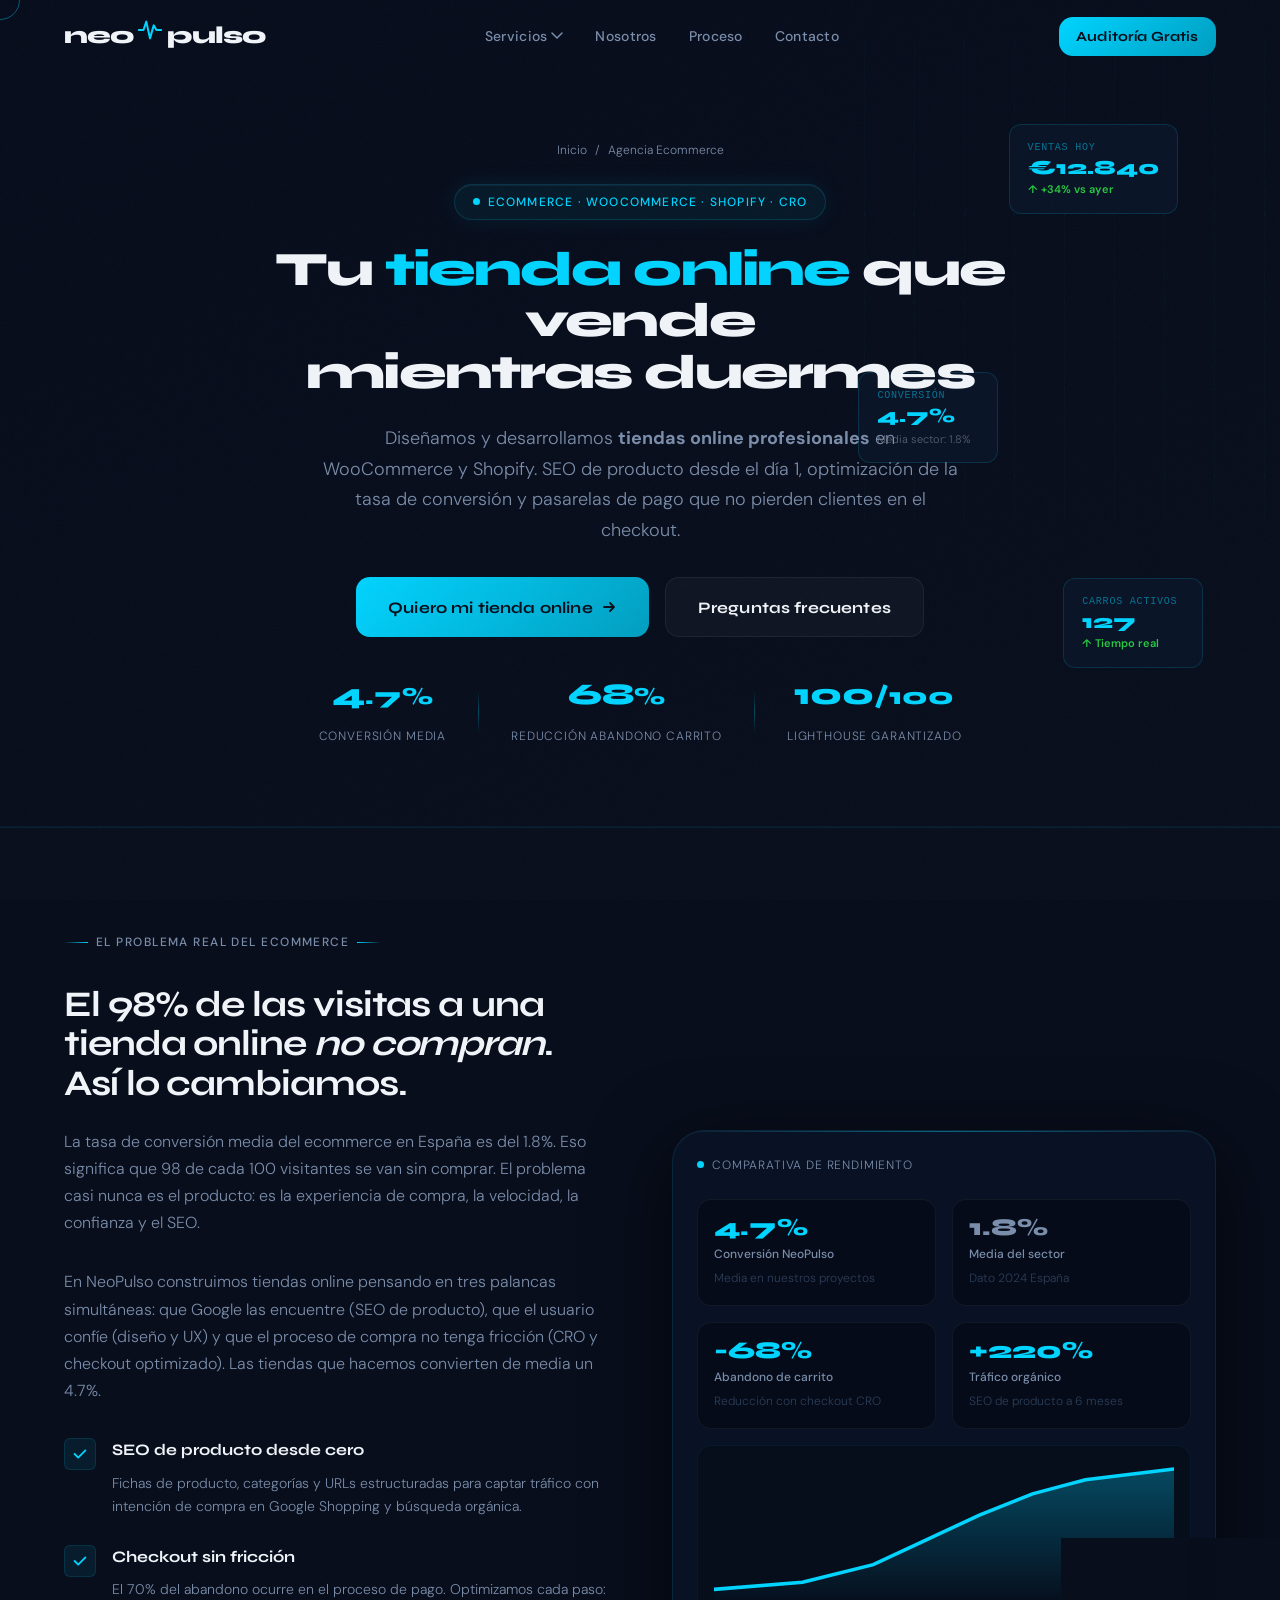
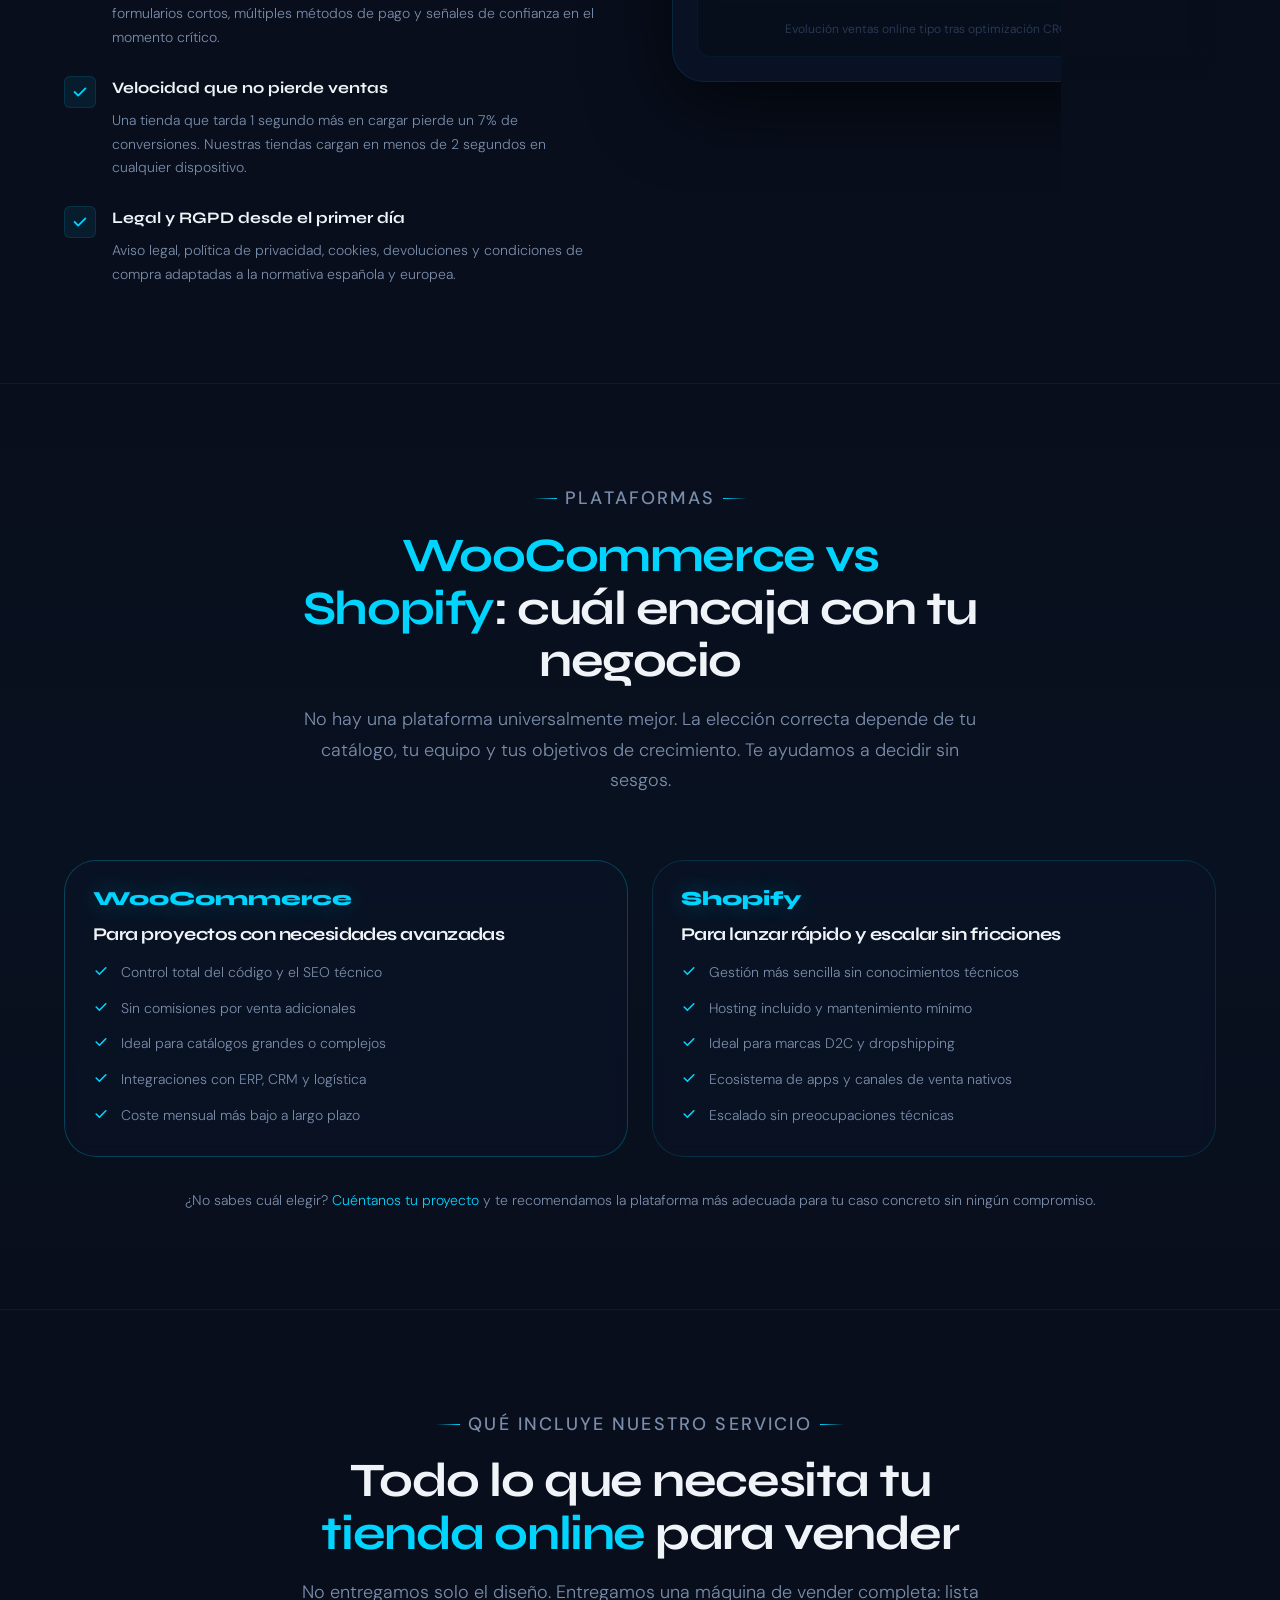
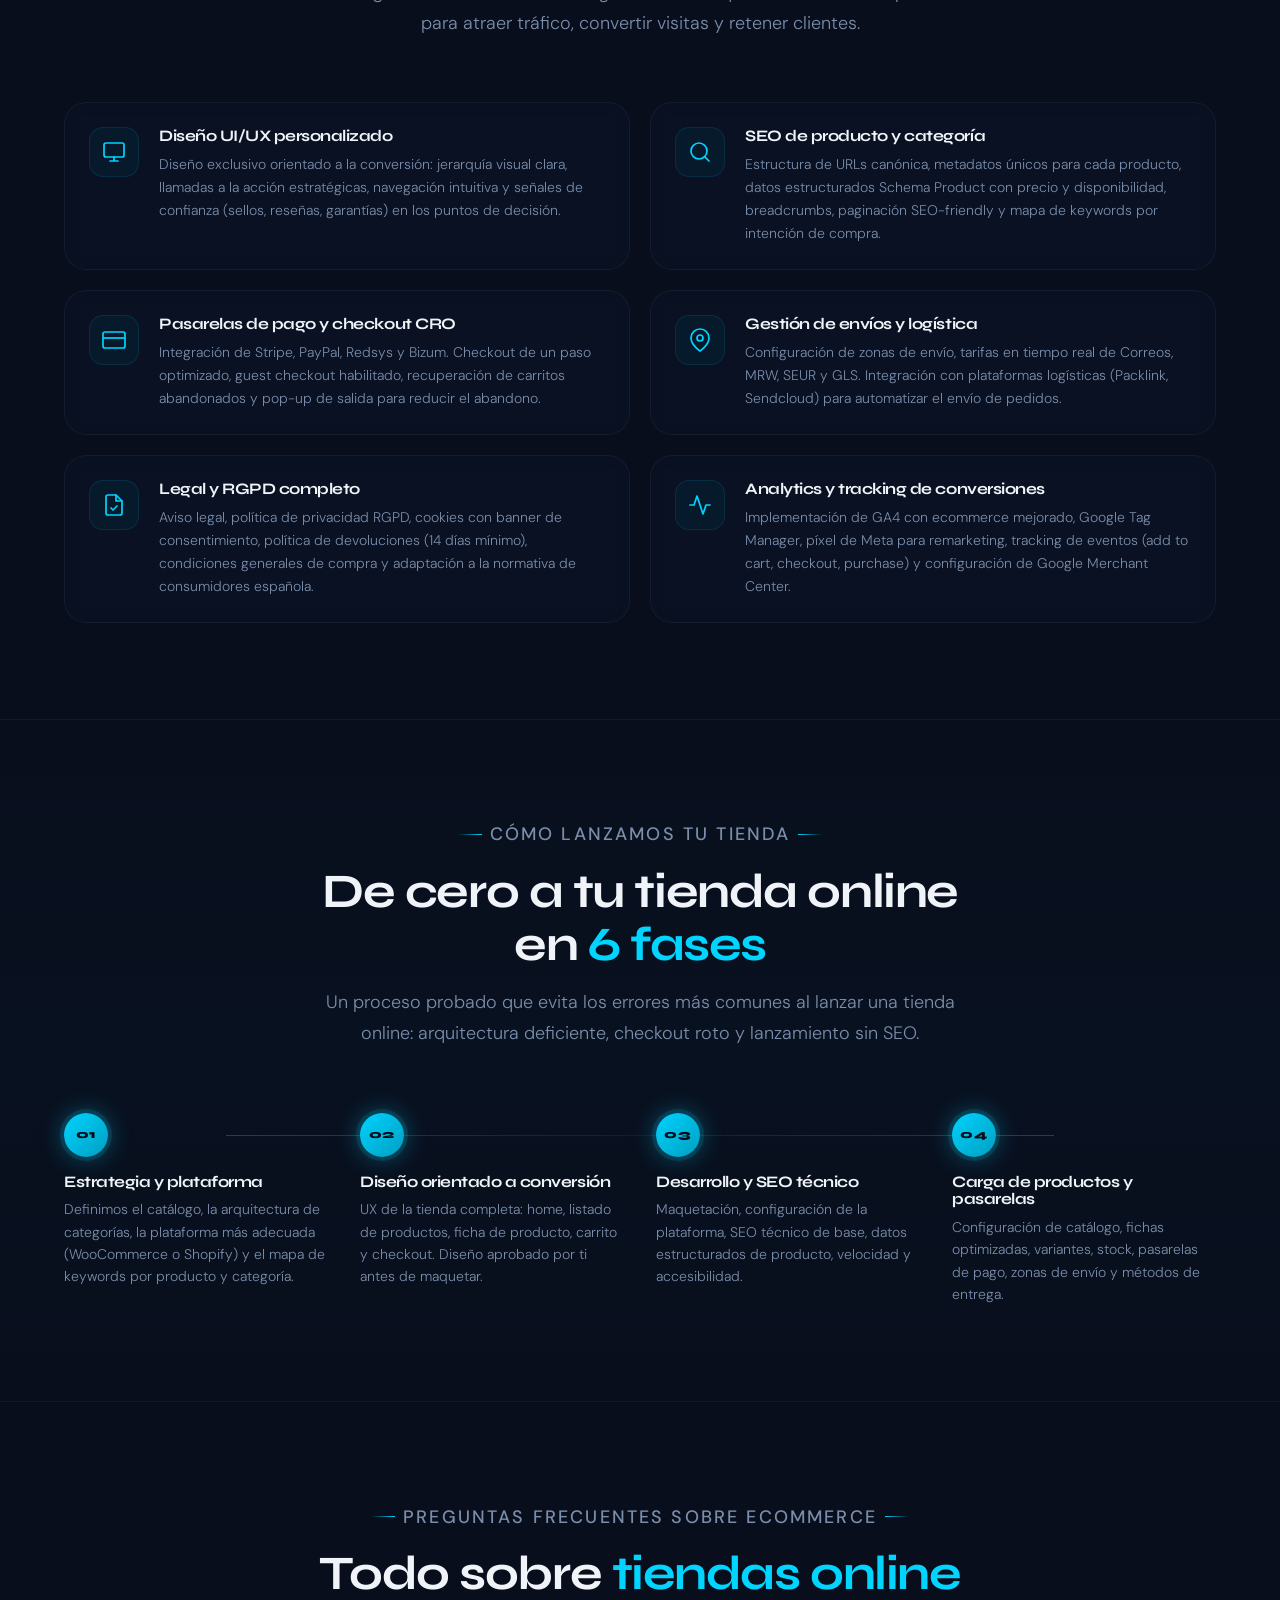
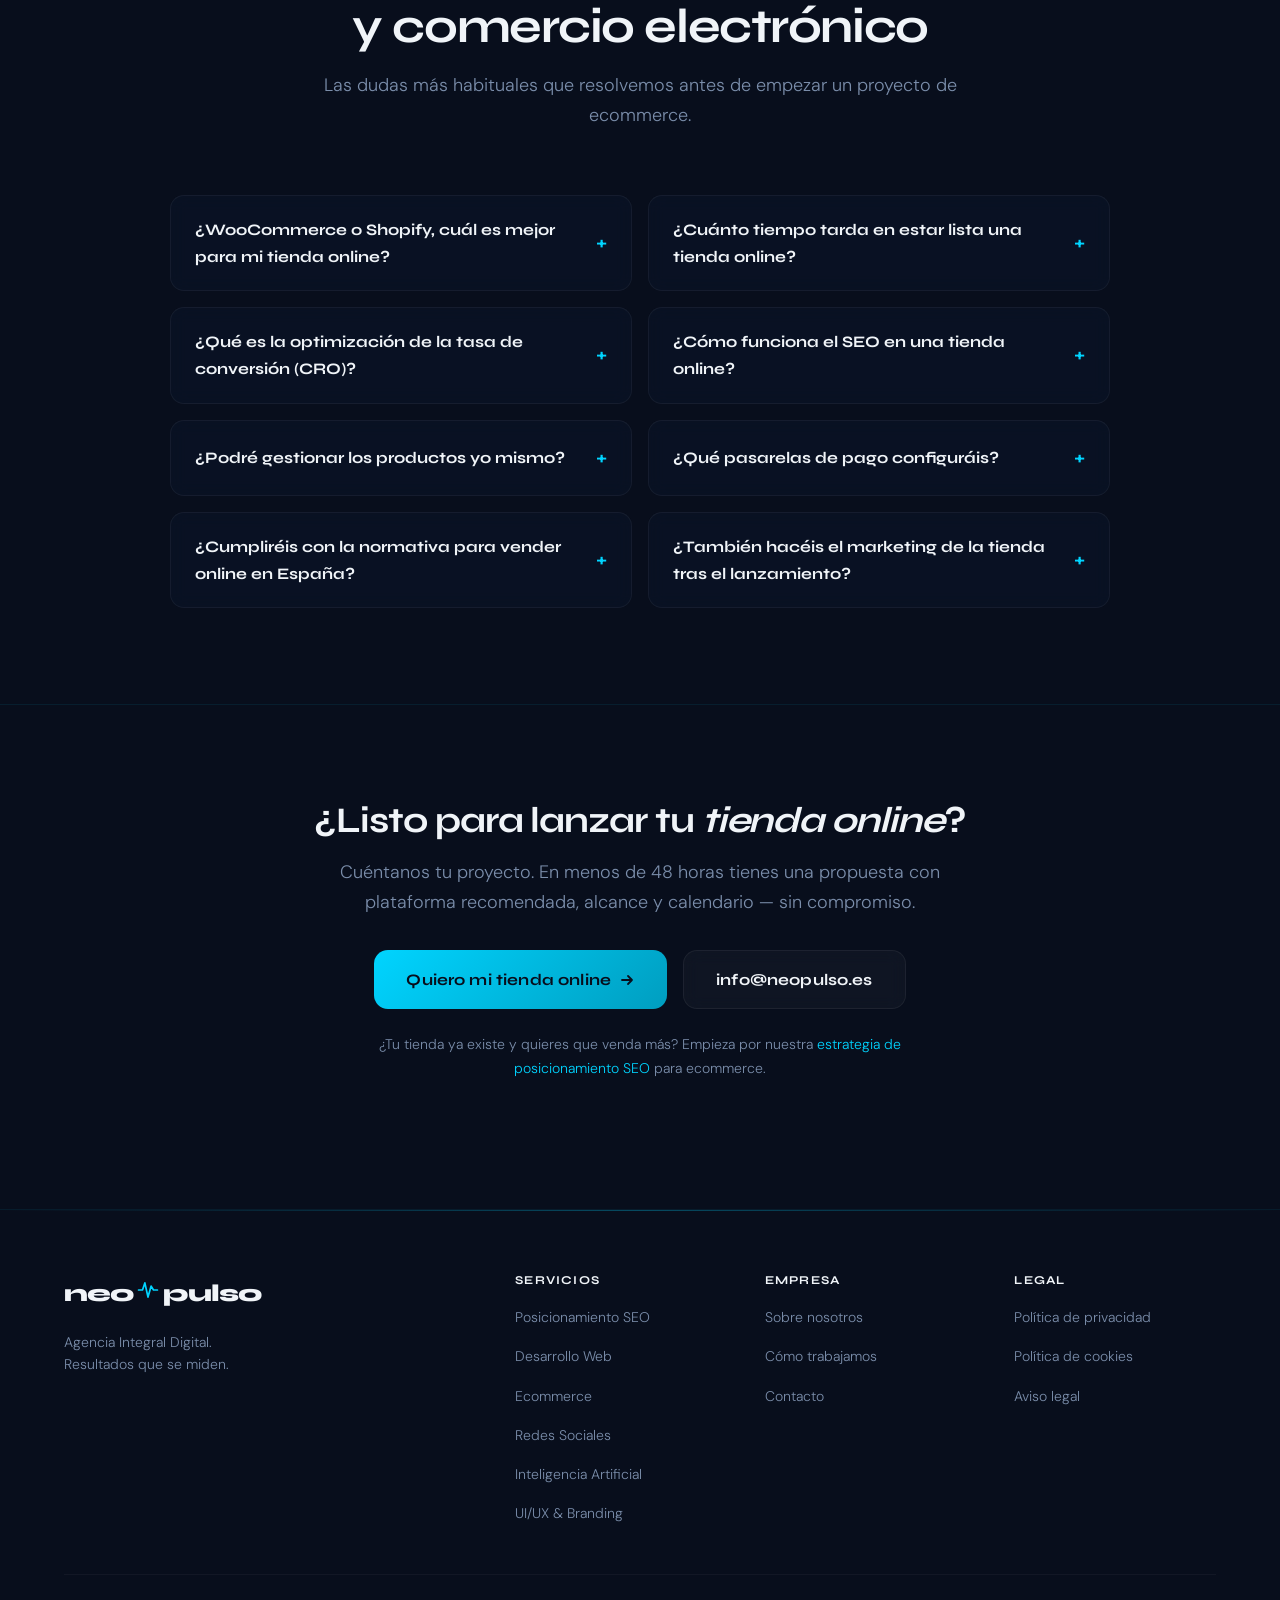
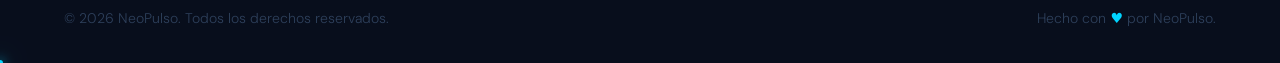
<file: agencia-ecommerce.html>
<!DOCTYPE html>
<html lang="es">
<head>
  <meta charset="UTF-8"/><meta name="viewport" content="width=device-width,initial-scale=1.0"/><meta http-equiv="X-UA-Compatible" content="IE=edge"/>

  <!-- ══ SEO PRIMARIO ══════════════════════════════════════════ -->
  <title>Agencia Ecommerce: Tiendas Online que Venden | WooCommerce y Shopify — NeoPulso</title>
  <meta name="description" content="Agencia ecommerce especializada en WooCommerce y Shopify. Diseñamos tiendas online que convierten: SEO de producto, pasarelas de pago y optimización de la tasa de conversión."/>
  <meta name="keywords" content="agencia ecommerce, tienda online, WooCommerce, Shopify, diseño tienda online, SEO ecommerce, optimización conversión, crear tienda online España"/>
  <meta name="robots" content="index, follow, max-snippet:-1, max-image-preview:large, max-video-preview:-1"/>

  <!-- ══ CANONICAL ═════════════════════════════════════════════ -->
  <link rel="canonical" href="https://www.neopulso.es/agencia-ecommerce"/>

  <!-- ══ OG / SOCIAL ══════════════════════════════════════════ -->
  <meta property="og:type" content="website"/>
  <meta property="og:url" content="https://www.neopulso.es/agencia-ecommerce"/>
  <meta property="og:title" content="Agencia Ecommerce: Tiendas Online que Venden | NeoPulso"/>
  <meta property="og:description" content="Creamos tiendas online en WooCommerce y Shopify optimizadas para vender. SEO de producto, conversión y pasarelas de pago desde el primer día."/>
  <meta property="og:image" content="https://www.neopulso.es/assets/img/og-image.png"/>
  <meta property="og:image:width" content="1200"/>
  <meta property="og:image:height" content="630"/>
  <meta property="og:locale" content="es_ES"/>
  <meta property="og:site_name" content="NeoPulso"/>

  <!-- ══ TWITTsER CARD ══════════════════════════════════════════ -->
  <meta name="twitter:card" content="summary_large_image"/>
  <meta name="twitter:title" content="Agencia Ecommerce | Tiendas Online que Venden — NeoPulso"/>
  <meta name="twitter:description" content="WooCommerce y Shopify con SEO de producto y optimización de conversión. Tu tienda vende mientras duermes."/>
  <meta name="twitter:image" content="https://www.neopulso.es/assets/img/og-image.png"/>

  <!-- ══ FAVICONS ══════════════════════════════════════════════ -->
  <link rel="icon" rel="icon" type="image/x-icon" href="assets/img/favicon.ico"/>

  <!-- ══ FONTS ══════════════════════════════════════════════════ -->
  <link rel="preconnect" href="https://fonts.googleapis.com"/>
  <link rel="preconnect" href="https://fonts.gstatic.com" crossorigin/>
  <link href="https://fonts.googleapis.com/css2?family=Syne:wght@700;800&family=DM+Sans:opsz,wght@9..40,300;9..40,400;9..40,500&display=swap" rel="stylesheet"/>

  <!-- ══ CSS ════════════════════════════════════════════════════ -->
  <link rel="stylesheet" href="assets/css/styles.css"/>

  <!-- ══ SCHEMA: BreadcrumbList ════════════════════════════════ -->
  <script type="application/ld+json">
  {
    "@context": "https://schema.org",
    "@type": "BreadcrumbList",
    "itemListElement": [
      { "@type": "ListItem", "position": 1, "name": "Inicio", "item": "https://www.neopulso.es/" },
      { "@type": "ListItem", "position": 2, "name": "Agencia Ecommerce", "item": "https://www.neopulso.es/agencia-ecommerce" }
    ]
  }
  </script>

  <!-- ══ SCHEMA: Service ═══════════════════════════════════════ -->
  <script type="application/ld+json">
  {
    "@context": "https://schema.org",
    "@type": "Service",
    "name": "Diseño y Desarrollo de Tiendas Online",
    "description": "Servicio profesional de ecommerce: diseño y desarrollo de tiendas online en WooCommerce y Shopify con SEO de producto, optimización de conversión y pasarelas de pago configuradas.",
    "provider": {
      "@type": "Organization",
      "name": "NeoPulso",
      "url": "https://www.neopulso.es",
      "email": "info@neopulso.es"
    },
    "areaServed": { "@type": "Country", "name": "España" },
    "url": "https://www.neopulso.es/agencia-ecommerce",
    "serviceType": "Desarrollo de Tiendas Online Ecommerce"
  }
  </script>

  <!-- ══ SCHEMA: FAQPage ═══════════════════════════════════════ -->
  <script type="application/ld+json">
  {
    "@context": "https://schema.org",
    "@type": "FAQPage",
    "mainEntity": [
      {
        "@type": "Question",
        "name": "¿WooCommerce o Shopify, cuál es mejor para mi tienda online?",
        "acceptedAnswer": {
          "@type": "Answer",
          "text": "Depende de tu caso concreto. WooCommerce (sobre WordPress) ofrece mayor flexibilidad, menores costes recurrentes y control total sobre el código y el SEO. Es ideal si tienes catálogos grandes o necesitas personalizaciones avanzadas. Shopify es una solución llave en mano, más fácil de gestionar sin conocimientos técnicos, ideal para empezar rápido o para catálogos más pequeños. Te asesoramos sin coste antes de elegir."
        }
      },
      {
        "@type": "Question",
        "name": "¿Cuánto tiempo tarda en estar lista una tienda online?",
        "acceptedAnswer": {
          "@type": "Answer",
          "text": "Una tienda online estándar con hasta 100 productos tarda entre 4 y 8 semanas desde el kick-off hasta el lanzamiento. Tiendas con catálogos grandes, integraciones ERP o funcionalidades avanzadas pueden requerir entre 10 y 16 semanas. Siempre fijamos el calendario antes de empezar."
        }
      },
      {
        "@type": "Question",
        "name": "¿Qué es la optimización de la tasa de conversión (CRO) en ecommerce?",
        "acceptedAnswer": {
          "@type": "Answer",
          "text": "El CRO (Conversion Rate Optimization) es el proceso de mejorar el porcentaje de visitantes que completan una compra. Incluye optimización del proceso de checkout, mejora de fichas de producto, pruebas A/B, reducción del abandono de carrito, optimización de velocidad y mejora de la experiencia de usuario. La tasa de conversión media en ecommerce es del 1.8%; nuestros proyectos alcanzan de media el 4.7%."
        }
      },
      {
        "@type": "Question",
        "name": "¿Cómo funciona el SEO en una tienda online?",
        "acceptedAnswer": {
          "@type": "Answer",
          "text": "El SEO en ecommerce trabaja en tres niveles: (1) SEO técnico — velocidad, estructura de URLs, datos estructurados de producto y categoría; (2) SEO de categorías — optimización de páginas de colección para keywords transaccionales; (3) SEO de fichas de producto — títulos únicos, descripciones optimizadas, rich snippets de precio y disponibilidad. Una tienda bien posicionada recibe compradores con intención de compra activa sin pagar por cada clic."
        }
      },
      {
        "@type": "Question",
        "name": "¿Podré gestionar los productos yo mismo sin conocimientos técnicos?",
        "acceptedAnswer": {
          "@type": "Answer",
          "text": "Sí. Tanto WooCommerce como Shopify tienen paneles de administración intuitivos. Incluimos formación completa para que puedas añadir, editar y gestionar productos, pedidos, clientes y descuentos de forma autónoma desde el día de la entrega."
        }
      },
      {
        "@type": "Question",
        "name": "¿Qué pasarelas de pago configuráis?",
        "acceptedAnswer": {
          "@type": "Answer",
          "text": "Configuramos las pasarelas más utilizadas en España: Stripe, PayPal, Redsys (para tarjeta con 3DS seguro), Bizum y pago contra reembolso. También podemos integrar financiación a plazos con Aplazame o SeQura si tu ticket medio lo justifica."
        }
      },
      {
        "@type": "Question",
        "name": "¿Cumpliréis con la normativa legal para vender online en España?",
        "acceptedAnswer": {
          "@type": "Answer",
          "text": "Sí. Configuramos aviso legal, política de privacidad adaptada al RGPD, política de cookies con banner de consentimiento, política de devoluciones según la Ley de Consumidores y condiciones generales de compra. Todo lo necesario para vender online de forma legal en España y la UE."
        }
      },
      {
        "@type": "Question",
        "name": "¿Hacéis también el marketing de la tienda una vez lanzada?",
        "acceptedAnswer": {
          "@type": "Answer",
          "text": "Sí. NeoPulso es una agencia de marketing digital 360°. Además del desarrollo, podemos gestionar el SEO de la tienda, campañas de Google Shopping, publicidad en Meta e Instagram, email marketing y gestión de redes sociales para impulsar las ventas desde el primer día."
        }
      }
    ]
  }
  </script>
</head>
<body>

<div id="site-header-slot"></div>

<main id="main-content">

  <!-- ══════════════════════════════════════════════════════════
       HERO — H1 "Tienda online que vende"
  ═══════════════════════════════════════════════════════════════ -->
  <section class="lp-hero hero-ecom" aria-labelledby="lp-h1">
    <div class="lp-hero-bg" aria-hidden="true">
      <div class="iso-grid"></div>
      <div class="ecom-card ecom-card-1">
        <div class="ec-label">Ventas hoy</div>
        <div class="ec-val">€12.840</div>
        <div class="ec-trend">↑ +34% vs ayer</div>
      </div>
      <div class="ecom-card ecom-card-2">
        <div class="ec-label">Conversión</div>
        <div class="ec-val">4.7%</div>
        <div class="ec-sub">Media sector: 1.8%</div>
      </div>
      <div class="ecom-card ecom-card-3">
        <div class="ec-label">Carros activos</div>
        <div class="ec-val">127</div>
        <div class="ec-trend">↑ Tiempo real</div>
      </div>
    </div>

    <div class="container lp-hero-content">
      <nav class="breadcrumb" aria-label="Ruta de navegación">
        <a href="/">Inicio</a>
        <span aria-hidden="true">/</span>
        <span aria-current="page">Agencia Ecommerce</span>
      </nav>
      <div class="hero-badge">
        <span class="pulse-dot" aria-hidden="true"></span>
        Ecommerce · WooCommerce · Shopify · CRO
      </div>
      <h1 id="lp-h1" class="lp-title">
        Tu <em class="text-cyan">tienda online</em> que vende<br/>mientras duermes
      </h1>
      <p class="lp-sub">
        Diseñamos y desarrollamos <strong>tiendas online profesionales</strong> en WooCommerce y Shopify. SEO de producto desde el día 1, optimización de la tasa de conversión y pasarelas de pago que no pierden clientes en el checkout.
      </p>
      <div class="lp-actions">
        <a href="contacto" class="btn btn-primary btn-lg">
          Quiero mi tienda online
          <svg width="16" height="16" viewBox="0 0 16 16" fill="none" aria-hidden="true">
            <path d="M3 8h10M9 4l4 4-4 4" stroke="currentColor" stroke-width="1.8" stroke-linecap="round" stroke-linejoin="round"/>
          </svg>
        </a>
        <a href="#faq" class="btn btn-ghost btn-lg">Preguntas frecuentes</a>
      </div>
      <div class="hero-stats" style="margin-top:var(--s10)" aria-label="Métricas de rendimiento ecommerce">
        <div class="stat-item">
          <span><strong class="stat-val" data-target="4">0</strong><span class="stat-suf">.7%</span></span>
          <span class="stat-lbl">Conversión media</span>
        </div>
        <div class="stat-div" aria-hidden="true"></div>
        <div class="stat-item">
          <span><strong class="stat-val" data-target="68">0</strong><span class="stat-suf">%</span></span>
          <span class="stat-lbl">Reducción abandono carrito</span>
        </div>
        <div class="stat-div" aria-hidden="true"></div>
        <div class="stat-item">
          <span><strong class="stat-val" data-target="100">0</strong><span class="stat-suf">/100</span></span>
          <span class="stat-lbl">Lighthouse garantizado</span>
        </div>
      </div>
    </div>
  </section>

  <!-- ══════════════════════════════════════════════════════════
       POR QUÉ UNA TIENDA ONLINE BIEN HECHA IMPORTA
  ═══════════════════════════════════════════════════════════════ -->
  <section class="section-border" aria-labelledby="why-ecom-h2">
    <div class="container">
      <div class="why-inner">
        <div class="why-content reveal">
          <p class="sh__eye">El problema real del ecommerce</p>
          <h2 id="why-ecom-h2">El 98% de las visitas a una tienda online <em>no compran</em>. Así lo cambiamos.</h2>
          <p>La tasa de conversión media del ecommerce en España es del 1.8%. Eso significa que 98 de cada 100 visitantes se van sin comprar. El problema casi nunca es el producto: es la experiencia de compra, la velocidad, la confianza y el SEO.</p>
          <p style="color:var(--muted);margin-top:1rem">En NeoPulso construimos tiendas online pensando en tres palancas simultáneas: que Google las encuentre (SEO de producto), que el usuario confíe (diseño y UX) y que el proceso de compra no tenga fricción (CRO y checkout optimizado). Las tiendas que hacemos convierten de media un 4.7%.</p>
          <ul class="why-list" style="margin-top:1.5rem" role="list">
            <li class="why-item">
              <span class="why-icon" aria-hidden="true">
                <svg width="18" height="18" viewBox="0 0 20 20" fill="none"><path d="M4 10l4 4 8-8" stroke="var(--cyan)" stroke-width="2" stroke-linecap="round" stroke-linejoin="round"/></svg>
              </span>
              <div><strong>SEO de producto desde cero</strong><p>Fichas de producto, categorías y URLs estructuradas para captar tráfico con intención de compra en Google Shopping y búsqueda orgánica.</p></div>
            </li>
            <li class="why-item">
              <span class="why-icon" aria-hidden="true">
                <svg width="18" height="18" viewBox="0 0 20 20" fill="none"><path d="M4 10l4 4 8-8" stroke="var(--cyan)" stroke-width="2" stroke-linecap="round" stroke-linejoin="round"/></svg>
              </span>
              <div><strong>Checkout sin fricción</strong><p>El 70% del abandono ocurre en el proceso de pago. Optimizamos cada paso: formularios cortos, múltiples métodos de pago y señales de confianza en el momento crítico.</p></div>
            </li>
            <li class="why-item">
              <span class="why-icon" aria-hidden="true">
                <svg width="18" height="18" viewBox="0 0 20 20" fill="none"><path d="M4 10l4 4 8-8" stroke="var(--cyan)" stroke-width="2" stroke-linecap="round" stroke-linejoin="round"/></svg>
              </span>
              <div><strong>Velocidad que no pierde ventas</strong><p>Una tienda que tarda 1 segundo más en cargar pierde un 7% de conversiones. Nuestras tiendas cargan en menos de 2 segundos en cualquier dispositivo.</p></div>
            </li>
            <li class="why-item">
              <span class="why-icon" aria-hidden="true">
                <svg width="18" height="18" viewBox="0 0 20 20" fill="none"><path d="M4 10l4 4 8-8" stroke="var(--cyan)" stroke-width="2" stroke-linecap="round" stroke-linejoin="round"/></svg>
              </span>
              <div><strong>Legal y RGPD desde el primer día</strong><p>Aviso legal, política de privacidad, cookies, devoluciones y condiciones de compra adaptadas a la normativa española y europea.</p></div>
            </li>
          </ul>
        </div>
        <div class="metrics-panel reveal">
          <div class="mp-header"><span class="pulse-dot" aria-hidden="true"></span>Comparativa de rendimiento</div>
          <div class="mp-row">
            <div class="mp-card">
              <span class="mp-val text-cyan">4.7%</span>
              <span class="mp-lbl">Conversión NeoPulso</span>
              <span class="mp-sub">Media en nuestros proyectos</span>
            </div>
            <div class="mp-card">
              <span class="mp-val" style="color:var(--muted)">1.8%</span>
              <span class="mp-lbl">Media del sector</span>
              <span class="mp-sub">Dato 2024 España</span>
            </div>
          </div>
          <div class="mp-row">
            <div class="mp-card">
              <span class="mp-val text-cyan">-68%</span>
              <span class="mp-lbl">Abandono de carrito</span>
              <span class="mp-sub">Reducción con checkout CRO</span>
            </div>
            <div class="mp-card">
              <span class="mp-val text-cyan">+220%</span>
              <span class="mp-lbl">Tráfico orgánico</span>
              <span class="mp-sub">SEO de producto a 6 meses</span>
            </div>
          </div>
          <div class="mp-chart">
            <svg viewBox="0 0 260 80" fill="none" xmlns="http://www.w3.org/2000/svg">
              <defs>
                <linearGradient id="cg3" x1="0" y1="0" x2="0" y2="1">
                  <stop offset="0%" stop-color="var(--cyan)" stop-opacity=".3"/>
                  <stop offset="100%" stop-color="var(--cyan)" stop-opacity="0"/>
                </linearGradient>
              </defs>
              <path d="M0 72 L50 68 L90 58 L120 44 L150 30 L180 18 L210 10 L260 4"
                stroke="var(--cyan)" stroke-width="2" stroke-linecap="round"/>
              <path d="M0 72 L50 68 L90 58 L120 44 L150 30 L180 18 L210 10 L260 4 V80 H0Z"
                fill="url(#cg3)"/>
            </svg>
            <span class="chart-lbl">Evolución ventas online tipo tras optimización CRO + SEO</span>
          </div>
        </div>
      </div>
    </div>
  </section>

  <!-- ══════════════════════════════════════════════════════════
       WOOCOMMERCE VS SHOPIFY — Contenido de valor + keywords
  ═══════════════════════════════════════════════════════════════ -->
  <section class="section-border" aria-labelledby="plat-h2" style="background:linear-gradient(180deg,transparent,rgba(0,212,255,.015),transparent)">
    <div class="container">
      <header class="sh">
        <p class="sh__eye">Plataformas</p>
        <h2 id="plat-h2"><em>WooCommerce vs Shopify</em>: cuál encaja con tu negocio</h2>
        <p>No hay una plataforma universalmente mejor. La elección correcta depende de tu catálogo, tu equipo y tus objetivos de crecimiento. Te ayudamos a decidir sin sesgos.</p>
      </header>
      <div style="display:grid;grid-template-columns:1fr 1fr;gap:var(--s6)">

        <div class="bc reveal" style="border-color:rgba(0,212,255,.25)">
          <div class="bc__num" style="font-size:var(--xl);margin-bottom:var(--s4)">WooCommerce</div>
          <h3 style="margin-bottom:var(--s4)">Para proyectos con necesidades avanzadas</h3>
          <ul style="display:flex;flex-direction:column;gap:var(--s3);list-style:none">
            <li style="display:flex;gap:var(--s3);font-size:var(--sm);color:var(--muted)">
              <svg width="16" height="16" viewBox="0 0 20 20" fill="none" style="flex-shrink:0;margin-top:2px"><path d="M4 10l4 4 8-8" stroke="var(--cyan)" stroke-width="2" stroke-linecap="round"/></svg>
              Control total del código y el SEO técnico
            </li>
            <li style="display:flex;gap:var(--s3);font-size:var(--sm);color:var(--muted)">
              <svg width="16" height="16" viewBox="0 0 20 20" fill="none" style="flex-shrink:0;margin-top:2px"><path d="M4 10l4 4 8-8" stroke="var(--cyan)" stroke-width="2" stroke-linecap="round"/></svg>
              Sin comisiones por venta adicionales
            </li>
            <li style="display:flex;gap:var(--s3);font-size:var(--sm);color:var(--muted)">
              <svg width="16" height="16" viewBox="0 0 20 20" fill="none" style="flex-shrink:0;margin-top:2px"><path d="M4 10l4 4 8-8" stroke="var(--cyan)" stroke-width="2" stroke-linecap="round"/></svg>
              Ideal para catálogos grandes o complejos
            </li>
            <li style="display:flex;gap:var(--s3);font-size:var(--sm);color:var(--muted)">
              <svg width="16" height="16" viewBox="0 0 20 20" fill="none" style="flex-shrink:0;margin-top:2px"><path d="M4 10l4 4 8-8" stroke="var(--cyan)" stroke-width="2" stroke-linecap="round"/></svg>
              Integraciones con ERP, CRM y logística
            </li>
            <li style="display:flex;gap:var(--s3);font-size:var(--sm);color:var(--muted)">
              <svg width="16" height="16" viewBox="0 0 20 20" fill="none" style="flex-shrink:0;margin-top:2px"><path d="M4 10l4 4 8-8" stroke="var(--cyan)" stroke-width="2" stroke-linecap="round"/></svg>
              Coste mensual más bajo a largo plazo
            </li>
          </ul>
        </div>

        <div class="bc reveal" style="border-color:rgba(0,212,255,.15)">
          <div class="bc__num" style="font-size:var(--xl);margin-bottom:var(--s4)">Shopify</div>
          <h3 style="margin-bottom:var(--s4)">Para lanzar rápido y escalar sin fricciones</h3>
          <ul style="display:flex;flex-direction:column;gap:var(--s3);list-style:none">
            <li style="display:flex;gap:var(--s3);font-size:var(--sm);color:var(--muted)">
              <svg width="16" height="16" viewBox="0 0 20 20" fill="none" style="flex-shrink:0;margin-top:2px"><path d="M4 10l4 4 8-8" stroke="var(--cyan)" stroke-width="2" stroke-linecap="round"/></svg>
              Gestión más sencilla sin conocimientos técnicos
            </li>
            <li style="display:flex;gap:var(--s3);font-size:var(--sm);color:var(--muted)">
              <svg width="16" height="16" viewBox="0 0 20 20" fill="none" style="flex-shrink:0;margin-top:2px"><path d="M4 10l4 4 8-8" stroke="var(--cyan)" stroke-width="2" stroke-linecap="round"/></svg>
              Hosting incluido y mantenimiento mínimo
            </li>
            <li style="display:flex;gap:var(--s3);font-size:var(--sm);color:var(--muted)">
              <svg width="16" height="16" viewBox="0 0 20 20" fill="none" style="flex-shrink:0;margin-top:2px"><path d="M4 10l4 4 8-8" stroke="var(--cyan)" stroke-width="2" stroke-linecap="round"/></svg>
              Ideal para marcas D2C y dropshipping
            </li>
            <li style="display:flex;gap:var(--s3);font-size:var(--sm);color:var(--muted)">
              <svg width="16" height="16" viewBox="0 0 20 20" fill="none" style="flex-shrink:0;margin-top:2px"><path d="M4 10l4 4 8-8" stroke="var(--cyan)" stroke-width="2" stroke-linecap="round"/></svg>
              Ecosistema de apps y canales de venta nativos
            </li>
            <li style="display:flex;gap:var(--s3);font-size:var(--sm);color:var(--muted)">
              <svg width="16" height="16" viewBox="0 0 20 20" fill="none" style="flex-shrink:0;margin-top:2px"><path d="M4 10l4 4 8-8" stroke="var(--cyan)" stroke-width="2" stroke-linecap="round"/></svg>
              Escalado sin preocupaciones técnicas
            </li>
          </ul>
        </div>

      </div>
      <p style="text-align:center;color:var(--muted);font-size:var(--sm);margin-top:var(--s8)">
        ¿No sabes cuál elegir? <a href="contacto" style="color:var(--cyan)">Cuéntanos tu proyecto</a> y te recomendamos la plataforma más adecuada para tu caso concreto sin ningún compromiso.
      </p>
    </div>
  </section>

  <!-- ══════════════════════════════════════════════════════════
       QUÉ INCLUYE — Servicios ecommerce detallados
  ═══════════════════════════════════════════════════════════════ -->
  <section class="section-border" aria-labelledby="inc-h2">
    <div class="container">
      <header class="sh">
        <p class="sh__eye">Qué incluye nuestro servicio</p>
        <h2 id="inc-h2">Todo lo que necesita tu <em>tienda online</em> para vender</h2>
        <p>No entregamos solo el diseño. Entregamos una máquina de vender completa: lista para atraer tráfico, convertir visitas y retener clientes.</p>
      </header>
      <div class="lp-svc-grid">
        <div class="lp-svc reveal">
          <div class="lp-svc__icon" aria-hidden="true">
            <svg width="24" height="24" viewBox="0 0 24 24" fill="none">
              <rect x="2" y="3" width="20" height="14" rx="2" stroke="var(--cyan)" stroke-width="1.7"/>
              <path d="M8 21h8M12 17v4" stroke="var(--cyan)" stroke-width="1.7" stroke-linecap="round"/>
            </svg>
          </div>
          <div>
            <h3>Diseño UI/UX personalizado</h3>
            <p>Diseño exclusivo orientado a la conversión: jerarquía visual clara, llamadas a la acción estratégicas, navegación intuitiva y señales de confianza (sellos, reseñas, garantías) en los puntos de decisión.</p>
          </div>
        </div>
        <div class="lp-svc reveal">
          <div class="lp-svc__icon" aria-hidden="true">
            <svg width="24" height="24" viewBox="0 0 24 24" fill="none">
              <circle cx="11" cy="11" r="8" stroke="var(--cyan)" stroke-width="1.7"/>
              <path d="m21 21-4.35-4.35" stroke="var(--cyan)" stroke-width="1.7" stroke-linecap="round"/>
            </svg>
          </div>
          <div>
            <h3>SEO de producto y categoría</h3>
            <p>Estructura de URLs canónica, metadatos únicos para cada producto, datos estructurados Schema Product con precio y disponibilidad, breadcrumbs, paginación SEO-friendly y mapa de keywords por intención de compra.</p>
          </div>
        </div>
        <div class="lp-svc reveal">
          <div class="lp-svc__icon" aria-hidden="true">
            <svg width="24" height="24" viewBox="0 0 24 24" fill="none">
              <rect x="1" y="4" width="22" height="16" rx="2" stroke="var(--cyan)" stroke-width="1.7"/>
              <path d="M1 10h22" stroke="var(--cyan)" stroke-width="1.7"/>
            </svg>
          </div>
          <div>
            <h3>Pasarelas de pago y checkout CRO</h3>
            <p>Integración de Stripe, PayPal, Redsys y Bizum. Checkout de un paso optimizado, guest checkout habilitado, recuperación de carritos abandonados y pop-up de salida para reducir el abandono.</p>
          </div>
        </div>
        <div class="lp-svc reveal">
          <div class="lp-svc__icon" aria-hidden="true">
            <svg width="24" height="24" viewBox="0 0 24 24" fill="none">
              <path d="M21 10c0 7-9 13-9 13s-9-6-9-13a9 9 0 0 1 18 0z" stroke="var(--cyan)" stroke-width="1.7" stroke-linecap="round" stroke-linejoin="round"/>
              <circle cx="12" cy="10" r="3" stroke="var(--cyan)" stroke-width="1.7"/>
            </svg>
          </div>
          <div>
            <h3>Gestión de envíos y logística</h3>
            <p>Configuración de zonas de envío, tarifas en tiempo real de Correos, MRW, SEUR y GLS. Integración con plataformas logísticas (Packlink, Sendcloud) para automatizar el envío de pedidos.</p>
          </div>
        </div>
        <div class="lp-svc reveal">
          <div class="lp-svc__icon" aria-hidden="true">
            <svg width="24" height="24" viewBox="0 0 24 24" fill="none">
              <path d="M14 2H6a2 2 0 0 0-2 2v16a2 2 0 0 0 2 2h12a2 2 0 0 0 2-2V8z" stroke="var(--cyan)" stroke-width="1.7" stroke-linecap="round" stroke-linejoin="round"/>
              <polyline points="14 2 14 8 20 8" stroke="var(--cyan)" stroke-width="1.7" stroke-linecap="round" stroke-linejoin="round"/>
              <path d="M9 15l2 2 4-4" stroke="var(--cyan)" stroke-width="1.7" stroke-linecap="round" stroke-linejoin="round"/>
            </svg>
          </div>
          <div>
            <h3>Legal y RGPD completo</h3>
            <p>Aviso legal, política de privacidad RGPD, cookies con banner de consentimiento, política de devoluciones (14 días mínimo), condiciones generales de compra y adaptación a la normativa de consumidores española.</p>
          </div>
        </div>
        <div class="lp-svc reveal">
          <div class="lp-svc__icon" aria-hidden="true">
            <svg width="24" height="24" viewBox="0 0 24 24" fill="none">
              <polyline points="22 12 18 12 15 21 9 3 6 12 2 12" stroke="var(--cyan)" stroke-width="1.7" stroke-linecap="round" stroke-linejoin="round"/>
            </svg>
          </div>
          <div>
            <h3>Analytics y tracking de conversiones</h3>
            <p>Implementación de GA4 con ecommerce mejorado, Google Tag Manager, píxel de Meta para remarketing, tracking de eventos (add to cart, checkout, purchase) y configuración de Google Merchant Center.</p>
          </div>
        </div>
      </div>
    </div>
  </section>

  <!-- ══════════════════════════════════════════════════════════
       PROCESO ECOMMERCE
  ═══════════════════════════════════════════════════════════════ -->
  <section class="section-border" aria-labelledby="proc-ecom-h2" style="background:linear-gradient(180deg,transparent,rgba(0,212,255,.015),transparent)">
    <div class="container">
      <header class="sh">
        <p class="sh__eye">Cómo lanzamos tu tienda</p>
        <h2 id="proc-ecom-h2">De cero a tu tienda online en <em>6 fases</em></h2>
        <p>Un proceso probado que evita los errores más comunes al lanzar una tienda online: arquitectura deficiente, checkout roto y lanzamiento sin SEO.</p>
      </header>
      <ol class="process-steps" role="list">
        <li class="ps reveal">
          <div class="ps__num" aria-hidden="true">01</div>
          <h3>Estrategia y plataforma</h3>
          <p>Definimos el catálogo, la arquitectura de categorías, la plataforma más adecuada (WooCommerce o Shopify) y el mapa de keywords por producto y categoría.</p>
        </li>
        <li class="ps reveal">
          <div class="ps__num" aria-hidden="true">02</div>
          <h3>Diseño orientado a conversión</h3>
          <p>UX de la tienda completa: home, listado de productos, ficha de producto, carrito y checkout. Diseño aprobado por ti antes de maquetar.</p>
        </li>
        <li class="ps reveal">
          <div class="ps__num" aria-hidden="true">03</div>
          <h3>Desarrollo y SEO técnico</h3>
          <p>Maquetación, configuración de la plataforma, SEO técnico de base, datos estructurados de producto, velocidad y accesibilidad.</p>
        </li>
        <li class="ps reveal">
          <div class="ps__num" aria-hidden="true">04</div>
          <h3>Carga de productos y pasarelas</h3>
          <p>Configuración de catálogo, fichas optimizadas, variantes, stock, pasarelas de pago, zonas de envío y métodos de entrega.</p>
        </li>
      </ol>
    </div>
  </section>

  <!-- ══════════════════════════════════════════════════════════
       FAQ
  ═══════════════════════════════════════════════════════════════ -->
  <section class="section-border" aria-labelledby="faq-h2" id="faq">
    <div class="container">
      <header class="sh">
        <p class="sh__eye">Preguntas frecuentes sobre ecommerce</p>
        <h2 id="faq-h2">Todo sobre <em>tiendas online</em> y comercio electrónico</h2>
        <p>Las dudas más habituales que resolvemos antes de empezar un proyecto de ecommerce.</p>
      </header>
      <div class="faq-grid">
        <details class="faq reveal">
          <summary class="faq__q">¿WooCommerce o Shopify, cuál es mejor para mi tienda online?</summary>
          <p class="faq__a">Depende de tu caso. WooCommerce ofrece mayor flexibilidad, menores costes recurrentes y control total sobre el SEO técnico. Shopify es más fácil de gestionar y escala sin preocupaciones técnicas. Te asesoramos gratis antes de elegir para que la decisión sea siempre la más adecuada para tu negocio.</p>
        </details>
        <details class="faq reveal">
          <summary class="faq__q">¿Cuánto tiempo tarda en estar lista una tienda online?</summary>
          <p class="faq__a">Una tienda estándar con hasta 100 productos tarda entre 4 y 8 semanas. Tiendas con catálogos grandes o integraciones ERP pueden requerir entre 10 y 16 semanas. Siempre fijamos el calendario antes de empezar y lo cumplimos.</p>
        </details>
        <details class="faq reveal">
          <summary class="faq__q">¿Qué es la optimización de la tasa de conversión (CRO)?</summary>
          <p class="faq__a">El CRO mejora el porcentaje de visitantes que completan una compra. Incluye optimización del checkout, fichas de producto, reducción del abandono de carrito y pruebas A/B. La tasa media del sector es 1.8%; nuestros proyectos alcanzan de media el 4.7%.</p>
        </details>
        <details class="faq reveal">
          <summary class="faq__q">¿Cómo funciona el SEO en una tienda online?</summary>
          <p class="faq__a">El SEO en ecommerce trabaja en tres niveles: SEO técnico (velocidad, estructura, datos estructurados de producto), SEO de categorías (keywords transaccionales) y SEO de fichas de producto (títulos únicos, rich snippets de precio). Una tienda bien posicionada recibe compradores con intención de compra activa sin pagar por cada visita.</p>
        </details>
        <details class="faq reveal">
          <summary class="faq__q">¿Podré gestionar los productos yo mismo?</summary>
          <p class="faq__a">Sí. Tanto WooCommerce como Shopify tienen paneles intuitivos. Incluimos formación completa para que puedas gestionar productos, pedidos, clientes y descuentos de forma autónoma desde el primer día.</p>
        </details>
        <details class="faq reveal">
          <summary class="faq__q">¿Qué pasarelas de pago configuráis?</summary>
          <p class="faq__a">Configuramos Stripe, PayPal, Redsys (tarjeta con 3DS), Bizum y pago contra reembolso. También podemos integrar financiación a plazos con Aplazame o SeQura si tu ticket medio lo justifica.</p>
        </details>
        <details class="faq reveal">
          <summary class="faq__q">¿Cumpliréis con la normativa para vender online en España?</summary>
          <p class="faq__a">Sí. Configuramos aviso legal, política de privacidad RGPD, cookies con consentimiento, política de devoluciones (14 días mínimo) y condiciones generales de compra. Todo lo necesario para vender legalmente en España y la UE.</p>
        </details>
        <details class="faq reveal">
          <summary class="faq__q">¿También hacéis el marketing de la tienda tras el lanzamiento?</summary>
          <p class="faq__a">Sí. Podemos gestionar el SEO de la tienda, Google Shopping, publicidad en Meta, email marketing y redes sociales para impulsar ventas desde el primer día. NeoPulso es agencia 360°: el desarrollo y el marketing van de la mano.</p>
        </details>
      </div>
    </div>
  </section>

  <!-- ══════════════════════════════════════════════════════════
       CTA FINAL + enlazado interno
  ═══════════════════════════════════════════════════════════════ -->
  <section class="cta-banner section-border" aria-labelledby="cta-ecom-h2">
    <div class="container">
      <h2 id="cta-ecom-h2">¿Listo para lanzar tu <em>tienda online</em>?</h2>
      <p>Cuéntanos tu proyecto. En menos de 48 horas tienes una propuesta con plataforma recomendada, alcance y calendario — sin compromiso.</p>
      <div class="cta-btns">
        <a href="contacto" class="btn btn-primary btn-lg">
          Quiero mi tienda online
          <svg width="16" height="16" viewBox="0 0 16 16" fill="none" aria-hidden="true">
            <path d="M3 8h10M9 4l4 4-4 4" stroke="currentColor" stroke-width="1.8" stroke-linecap="round" stroke-linejoin="round"/>
          </svg>
        </a>
        <a href="mailto:info@neopulso.es" class="btn btn-ghost btn-lg">info@neopulso.es</a>
      </div>
      <p style="margin-top:1.5rem;font-size:var(--sm);color:var(--muted)">
        ¿Tu tienda ya existe y quieres que venda más? Empieza por nuestra
        <a href="agencia-seo" style="color:var(--cyan)">estrategia de posicionamiento SEO</a>
        para ecommerce.
      </p>
    </div>
  </section>

</main>

<div id="site-footer-slot"></div>

<script src="assets/js/partials.js"></script>
<script src="assets/js/script.js" defer></script>

</body>
</html>
</file>
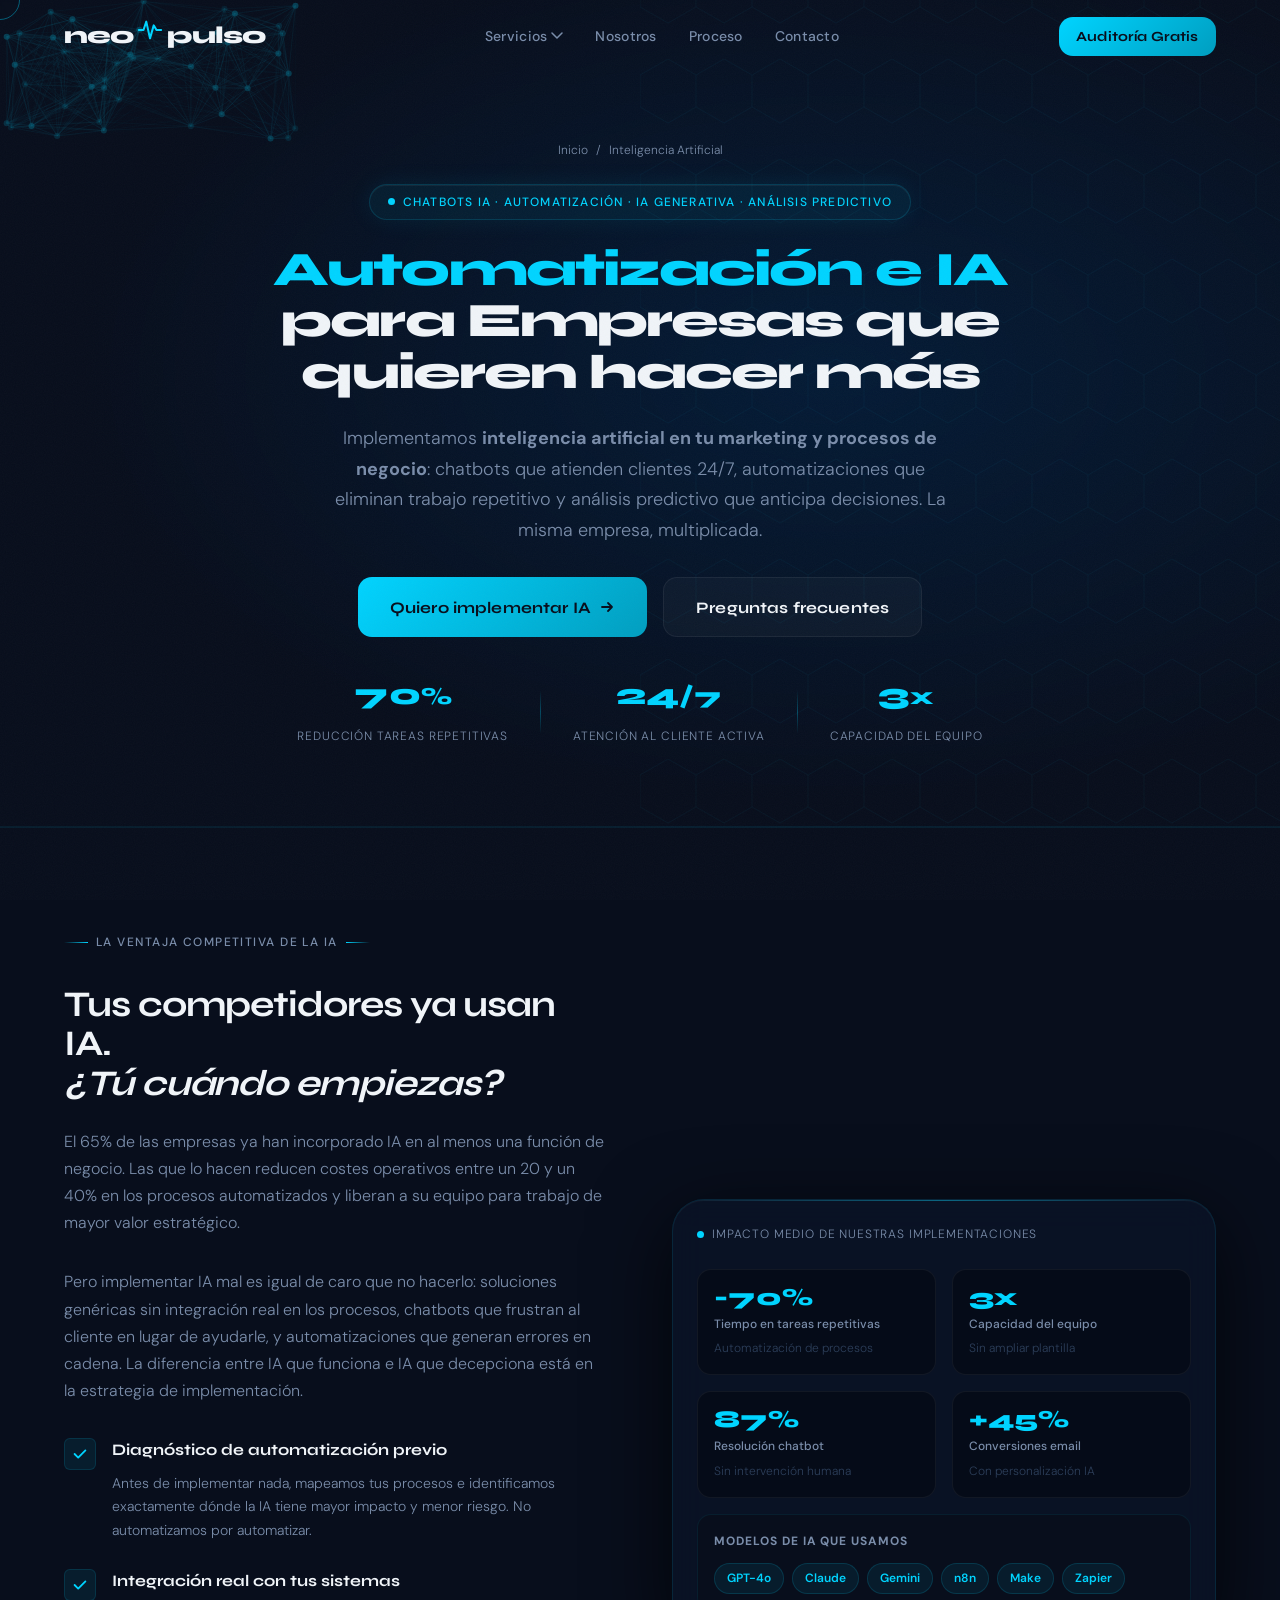
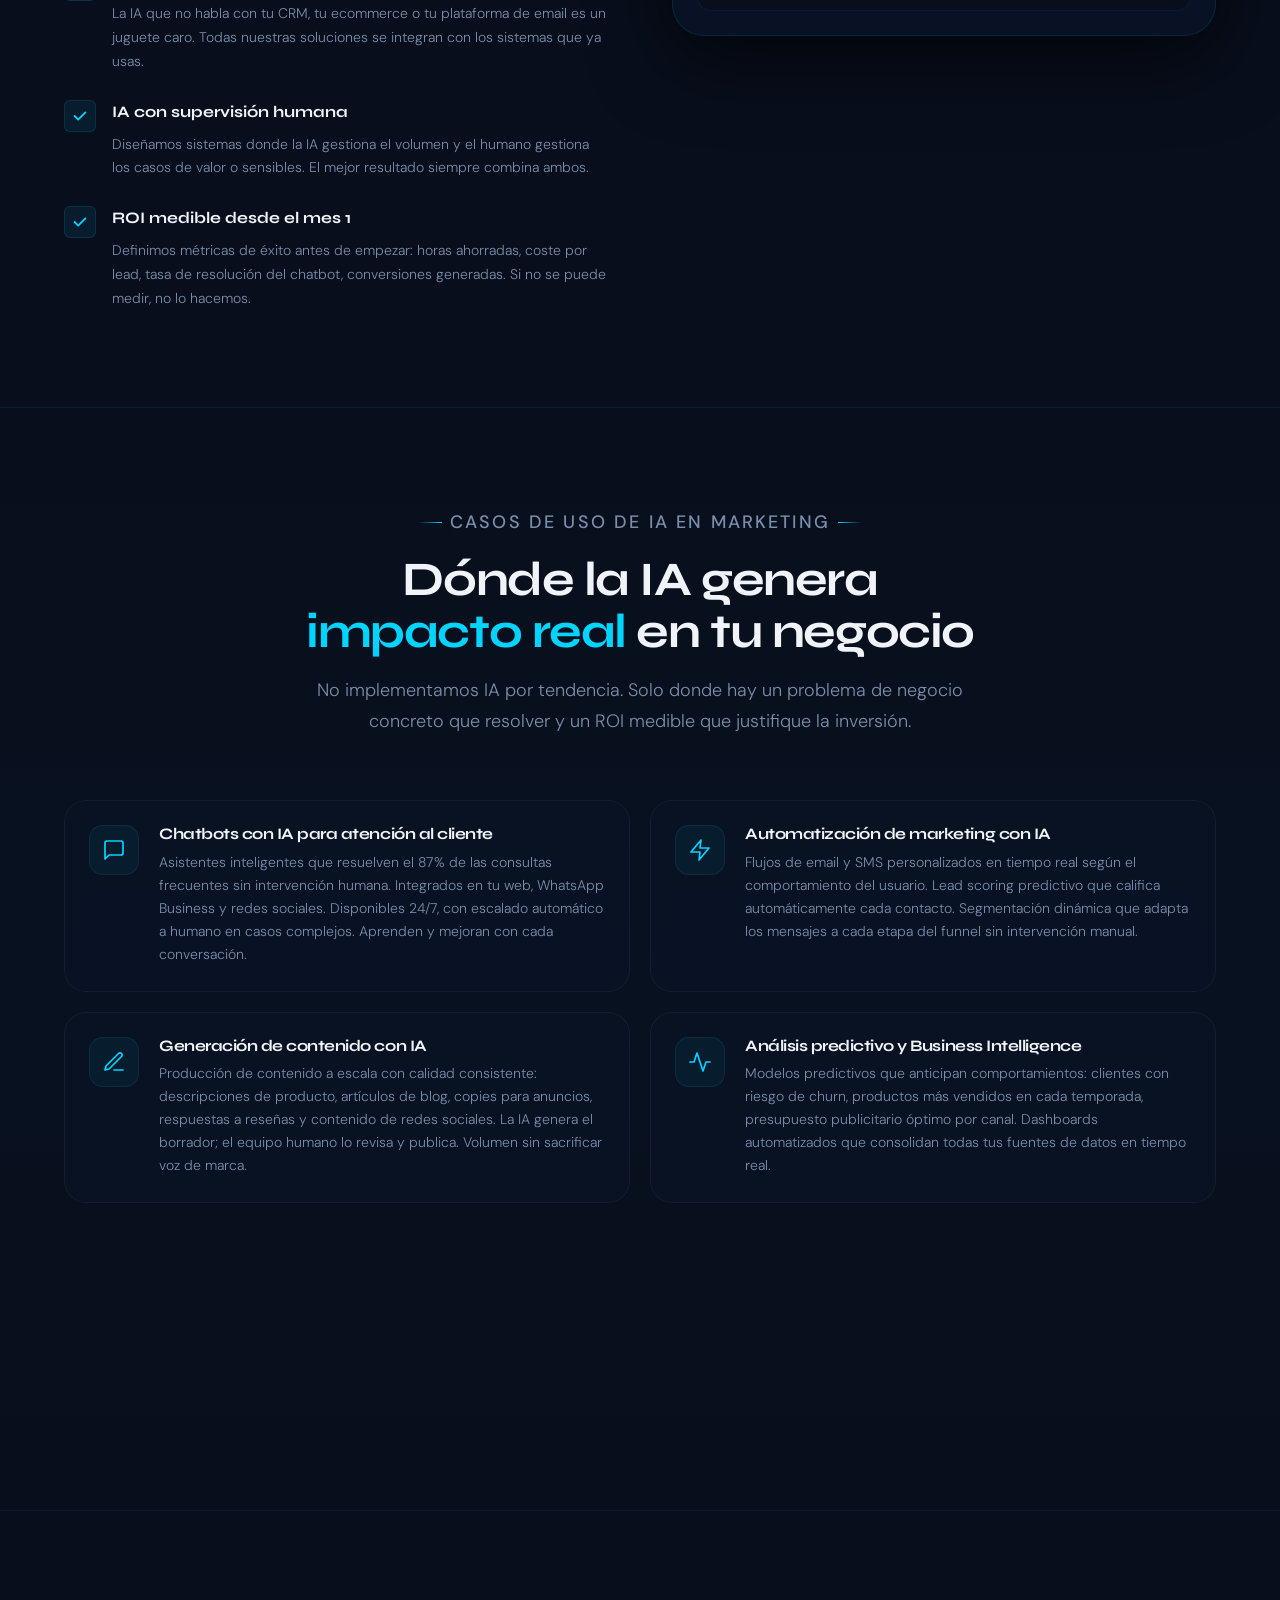
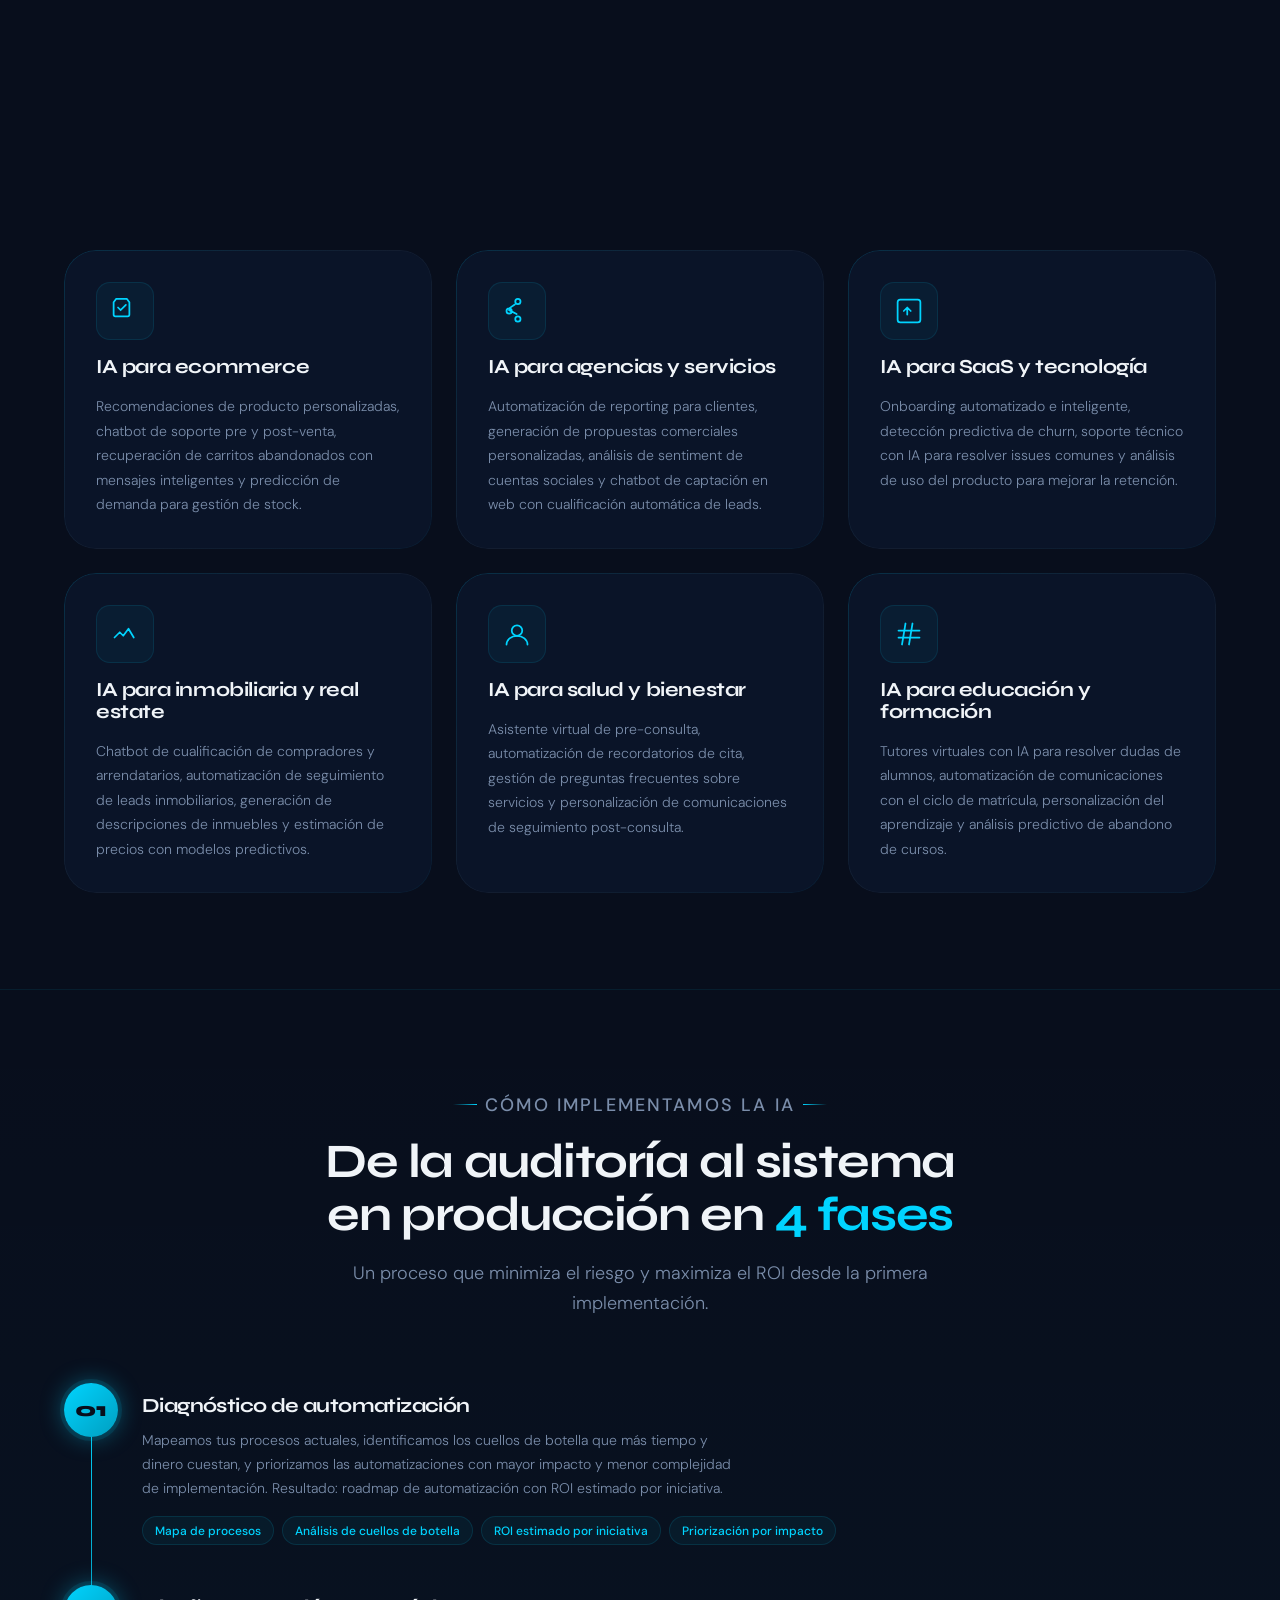
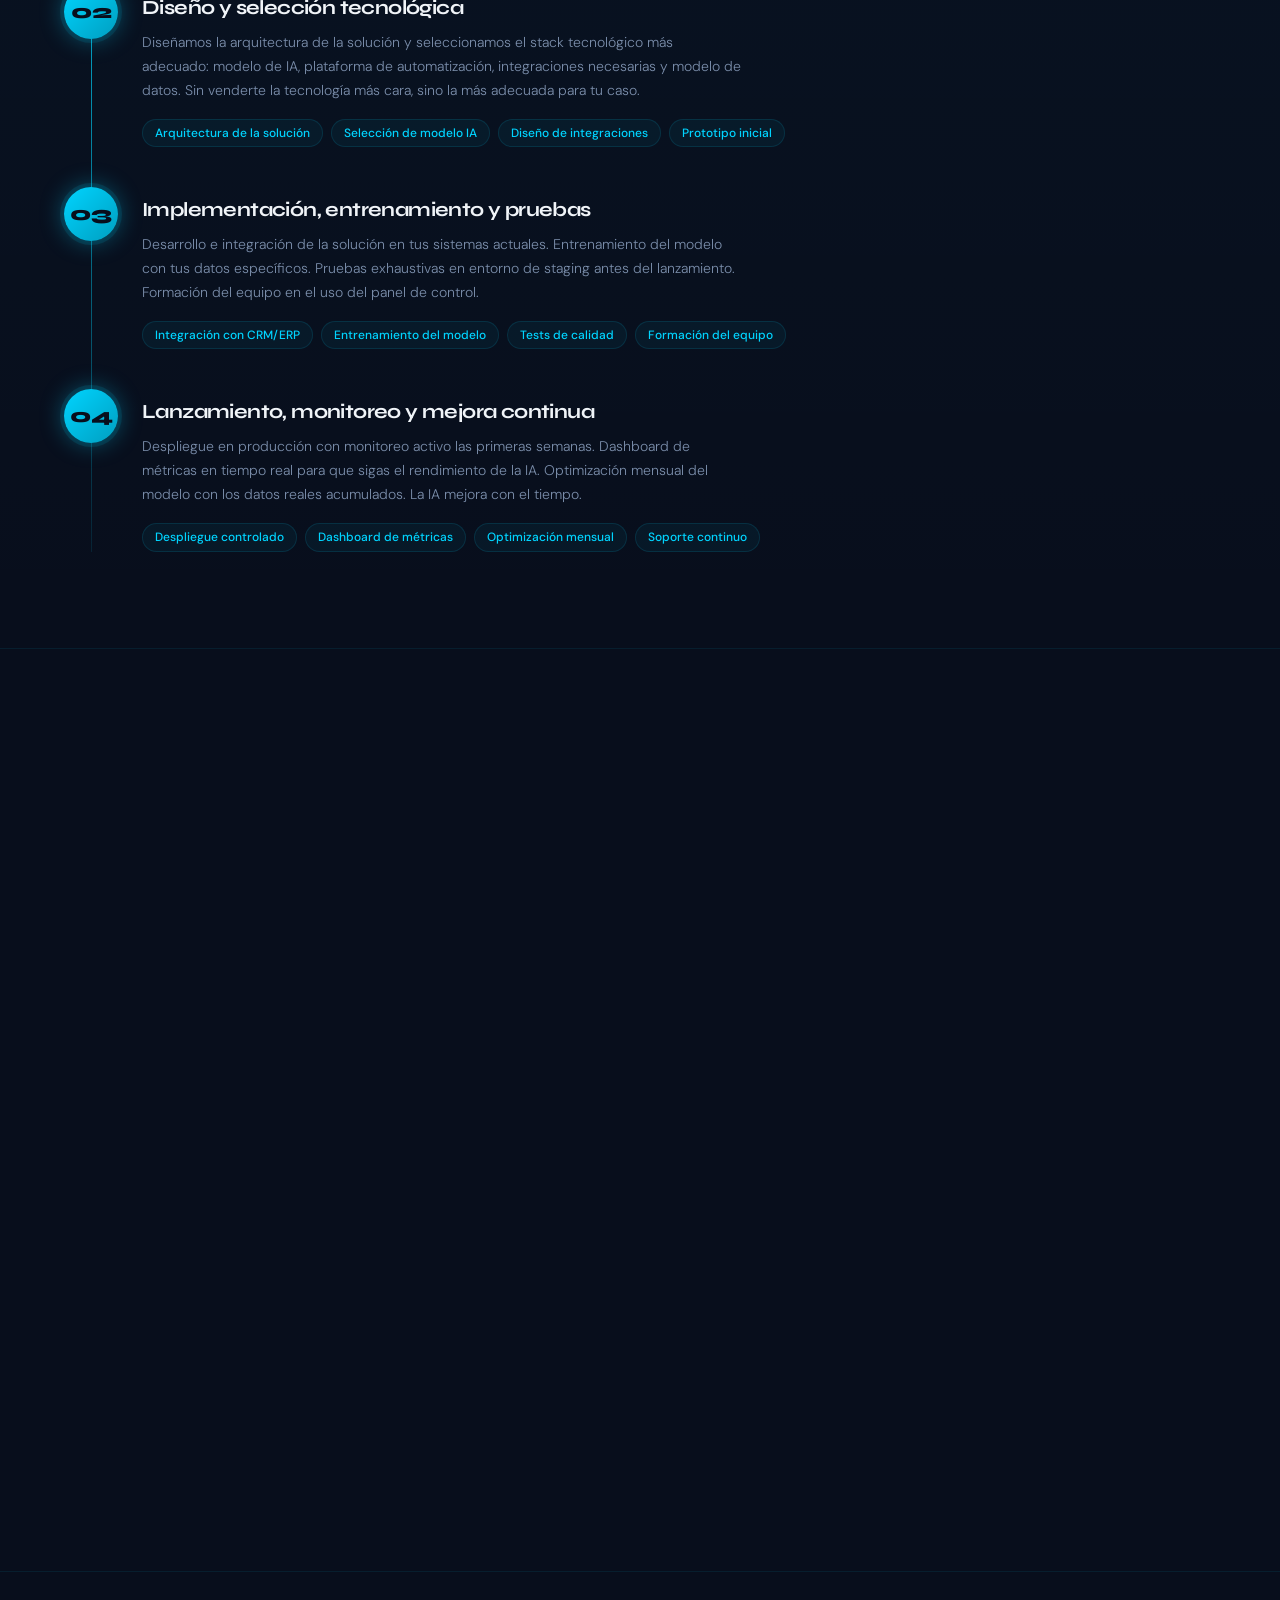
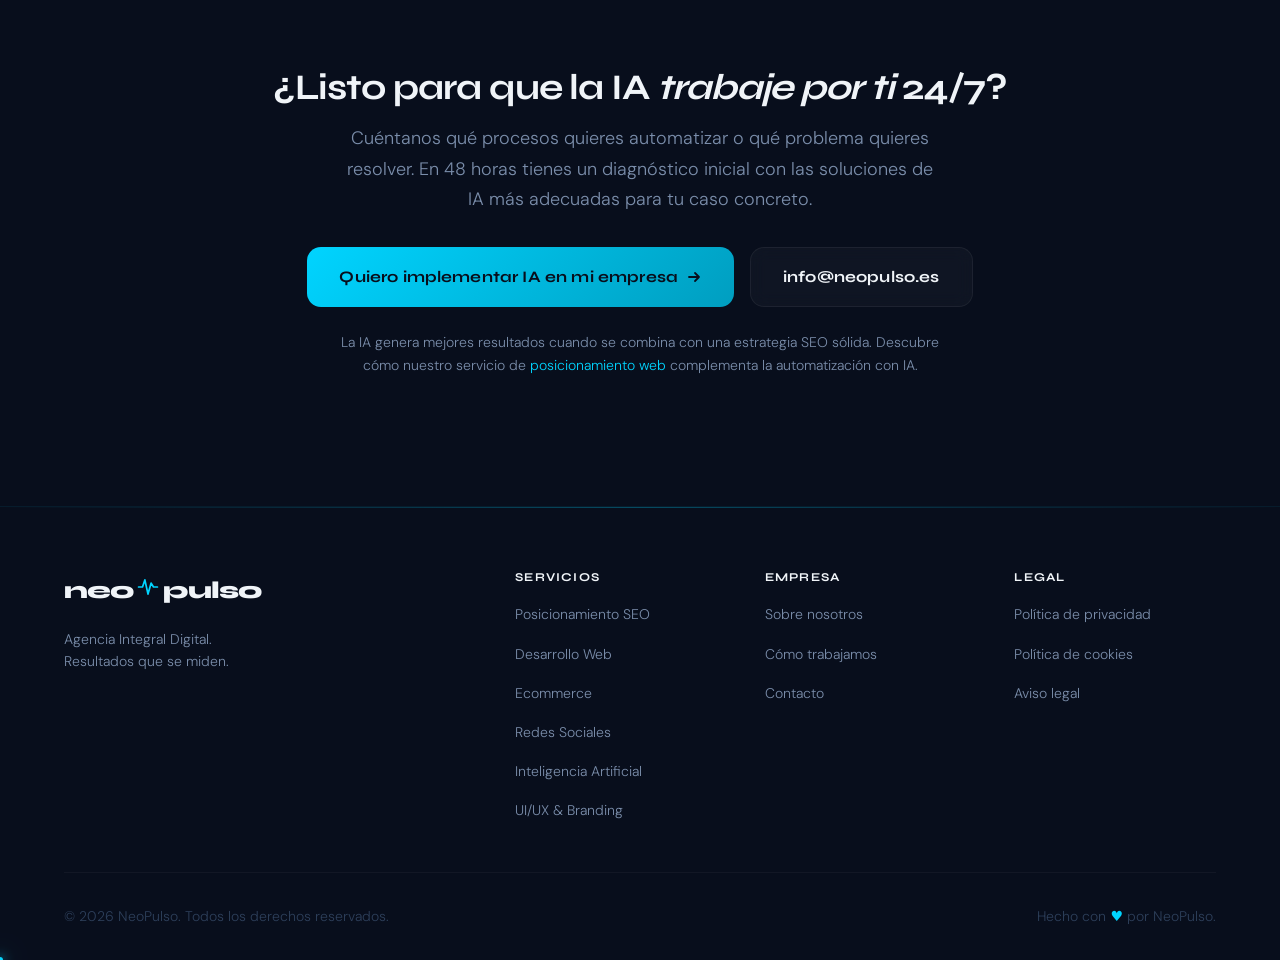
<file: agencia-ia.html>
<!DOCTYPE html>
<html lang="es">
<head>
  <meta charset="UTF-8"/><meta name="viewport" content="width=device-width,initial-scale=1.0"/><meta http-equiv="X-UA-Compatible" content="IE=edge"/>

  <!-- ══ SEO PRIMARIO ══════════════════════════════════════════ -->
  <title>Inteligencia Artificial para Marketing | Automatización y Chatbots IA — NeoPulso</title>
  <meta name="description" content="Agencia de inteligencia artificial para empresas: chatbots IA, automatización de marketing, generación de contenido y análisis predictivo. IA que trabaja 24/7 y reduce costes operativos."/>
  <meta name="keywords" content="inteligencia artificial marketing, chatbot IA empresa, automatización marketing IA, agencia IA España, GPT empresa, marketing automatizado IA, automatización procesos IA"/>
  <meta name="robots" content="index, follow, max-snippet:-1, max-image-preview:large, max-video-preview:-1"/>

  <!-- ══ CANONICAL ═════════════════════════════════════════════ -->
  <link rel="canonical" href="https://www.neopulso.es/agencia-ia"/>

  <!-- ══ OG / SsOCIAL ══════════════════════════════════════════ -->
  <meta property="og:type" content="website"/>
  <meta property="og:url" content="https://www.neopulso.es/agencia-ia"/>
  <meta property="og:title" content="Inteligencia Artificial para Marketing | NeoPulso"/>
  <meta property="og:description" content="Chatbots IA, automatización de procesos y generación de contenido con IA. Implementamos inteligencia artificial donde de verdad ahorra tiempo y dinero a tu empresa."/>
  <meta property="og:image" content="https://www.neopulso.es/assets/img/og-image.png"/>
  <meta property="og:image:width" content="1200"/>
  <meta property="og:image:height" content="630"/>
  <meta property="og:locale" content="es_ES"/>
  <meta property="og:site_name" content="NeoPulso"/>

  <!-- ══ TWITTER CARD ══════════════════════════════════════════ -->
  <meta name="twitter:card" content="summary_large_image"/>
  <meta name="twitter:title" content="Inteligencia Artificial para Marketing — NeoPulso"/>
  <meta name="twitter:description" content="Chatbots IA, automatización de marketing y análisis predictivo. IA que trabaja 24/7 para tu empresa."/>
  <meta name="twitter:image" content="https://www.neopulso.es/assets/img/og-image.png"/>

  <!-- ══ FAVICONS ══════════════════════════════════════════════ -->
  <link rel="icon" rel="icon" type="image/x-icon" href="assets/img/favicon.ico"/>

  <!-- ══ FONTS ══════════════════════════════════════════════════ -->
  <link rel="preconnect" href="https://fonts.googleapis.com"/>
  <link rel="preconnect" href="https://fonts.gstatic.com" crossorigin/>
  <link href="https://fonts.googleapis.com/css2?family=Syne:wght@700;800&family=DM+Sans:opsz,wght@9..40,300;9..40,400;9..40,500&display=swap" rel="stylesheet"/>

  <!-- ══ CSS ════════════════════════════════════════════════════ -->
  <link rel="stylesheet" href="assets/css/styles.css"/>

  <!-- ══ SCHEMA: BreadcrumbList ════════════════════════════════ -->
  <script type="application/ld+json">
  {
    "@context": "https://schema.org",
    "@type": "BreadcrumbList",
    "itemListElement": [
      { "@type": "ListItem", "position": 1, "name": "Inicio", "item": "https://www.neopulso.es/" },
      { "@type": "ListItem", "position": 2, "name": "Inteligencia Artificial para Marketing", "item": "https://www.neopulso.es/agencia-ia" }
    ]
  }
  </script>

  <!-- ══ SCHEMA: Service ═══════════════════════════════════════ -->
  <script type="application/ld+json">
  {
    "@context": "https://schema.org",
    "@type": "Service",
    "name": "Inteligencia Artificial para Marketing y Empresas",
    "description": "Servicio de implementación de IA para empresas: chatbots inteligentes, automatización de procesos de marketing, generación de contenido con IA y análisis predictivo para optimizar resultados de negocio.",
    "provider": {
      "@type": "Organization",
      "name": "NeoPulso",
      "url": "https://www.neopulso.es",
      "email": "info@neopulso.es"
    },
    "areaServed": { "@type": "Country", "name": "España" },
    "url": "https://www.neopulso.es/agencia-ia",
    "serviceType": "Inteligencia Artificial y Automatización de Marketing"
  }
  </script>

  <!-- ══ SCHEMA: FAQPage ═══════════════════════════════════════ -->
  <script type="application/ld+json">
  {
    "@context": "https://schema.org",
    "@type": "FAQPage",
    "mainEntity": [
      {
        "@type": "Question",
        "name": "¿Qué procesos de marketing se pueden automatizar con inteligencia artificial?",
        "acceptedAnswer": {
          "@type": "Answer",
          "text": "Con IA se pueden automatizar: atención al cliente inicial (chatbots 24/7), generación y personalización de contenido a escala, segmentación dinámica de audiencias, envío predictivo de emails, lead scoring, optimización de pujas publicitarias, análisis de sentimiento en redes sociales y generación de informes de marketing. La regla práctica es: si una tarea es repetitiva y basada en patrones de datos, puede automatizarse con IA."
        }
      },
      {
        "@type": "Question",
        "name": "¿Necesito conocimientos técnicos para usar las soluciones de IA que implementáis?",
        "acceptedAnswer": {
          "@type": "Answer",
          "text": "No. Toda solución incluye un panel de control intuitivo pensado para equipos de marketing y negocio sin perfil técnico. Nos encargamos de la integración técnica, el entrenamiento del modelo y la configuración inicial. Tú y tu equipo gestionáis los resultados desde una interfaz sencilla. Incluimos formación completa en el onboarding."
        }
      },
      {
        "@type": "Question",
        "name": "¿Cuánto tiempo tarda en implementarse un chatbot con IA?",
        "acceptedAnswer": {
          "@type": "Answer",
          "text": "Un chatbot de atención al cliente con base de conocimiento puede estar operativo en 2-3 semanas. Soluciones más complejas con integración en CRM, lógica de escalado a humano y múltiples canales (web, WhatsApp, email) requieren entre 4 y 8 semanas de implementación, entrenamiento y pruebas."
        }
      },
      {
        "@type": "Question",
        "name": "¿La IA que implementáis reemplazará a personas de mi equipo?",
        "acceptedAnswer": {
          "@type": "Answer",
          "text": "No. La IA automatiza tareas rutinarias y repetitivas para que las personas de tu equipo puedan dedicar su tiempo a trabajo creativo, estratégico y relacional que tiene mayor valor. El resultado típico no es reducir plantilla, sino multiplicar la capacidad del mismo equipo: el mismo número de personas produce dos o tres veces más con la misma calidad."
        }
      },
      {
        "@type": "Question",
        "name": "¿Con qué plataformas y herramientas de IA trabajáis?",
        "acceptedAnswer": {
          "@type": "Answer",
          "text": "Trabajamos con los modelos y plataformas más avanzadas: OpenAI GPT-4o, Claude (Anthropic), Gemini (Google), así como plataformas de automatización como n8n, Make y Zapier para orquestación de flujos. Para chatbots usamos Voiceflow, Botpress o desarrollo a medida según el caso. Siempre seleccionamos la tecnología más adecuada para cada necesidad concreta."
        }
      },
      {
        "@type": "Question",
        "name": "¿Se puede integrar con nuestro CRM y herramientas actuales?",
        "acceptedAnswer": {
          "@type": "Answer",
          "text": "Sí. Integramos con los principales CRMs (HubSpot, Salesforce, Pipedrive), plataformas de email marketing (Mailchimp, Klaviyo, ActiveCampaign), ecommerce (WooCommerce, Shopify), sistemas de tickets (Zendesk, Freshdesk) y cualquier herramienta con API disponible. La integración es parte fundamental del proceso, no un extra."
        }
      },
      {
        "@type": "Question",
        "name": "¿Cómo se mide el ROI de una implementación de IA?",
        "acceptedAnswer": {
          "@type": "Answer",
          "text": "Medimos el ROI de la IA comparando: horas de trabajo humano ahorradas (reducción de coste operativo), incremento de conversiones por personalización, mejora en tiempo de respuesta al cliente, reducción de tasa de abandono y aumento del valor del ciclo de vida del cliente. Antes de cada implementación definimos las métricas de éxito y el umbral de rentabilidad esperado."
        }
      },
      {
        "@type": "Question",
        "name": "¿Es seguro usar IA con los datos de mis clientes?",
        "acceptedAnswer": {
          "@type": "Answer",
          "text": "Sí, si se implementa correctamente. Todas nuestras soluciones se configuran con cumplimiento RGPD: los datos de clientes no se usan para entrenar modelos públicos, se aplica anonimización donde corresponde y se documentan las bases legales del tratamiento. Entregamos documentación de cumplimiento lista para tu DPO o asesor legal."
        }
      }
    ]
  }
  </script>
</head>
<body>

<div id="site-header-slot"></div>

<main id="main-content">

  <!-- ══════════════════════════════════════════════════════════
       HERO — H1 "Automatización y Marketing con IA"
  ═══════════════════════════════════════════════════════════════ -->
  <section class="lp-hero hero-ia" aria-labelledby="lp-h1">
    <div class="lp-hero-bg" aria-hidden="true">
      <div class="hex-bg"></div>
      <canvas id="neural-canvas"></canvas>
    </div>

    <div class="container lp-hero-content">
      <nav class="breadcrumb" aria-label="Ruta de navegación">
        <a href="/">Inicio</a>
        <span aria-hidden="true">/</span>
        <span aria-current="page">Inteligencia Artificial</span>
      </nav>
      <div class="hero-badge">
        <span class="pulse-dot" aria-hidden="true"></span>
        Chatbots IA · Automatización · IA Generativa · Análisis Predictivo
      </div>
      <h1 id="lp-h1" class="lp-title">
        <em class="text-cyan">Automatización e IA</em><br/>para Empresas que quieren hacer más
      </h1>
      <p class="lp-sub">
        Implementamos <strong>inteligencia artificial en tu marketing y procesos de negocio</strong>: chatbots que atienden clientes 24/7, automatizaciones que eliminan trabajo repetitivo y análisis predictivo que anticipa decisiones. La misma empresa, multiplicada.
      </p>
      <div class="lp-actions">
        <a href="contacto" class="btn btn-primary btn-lg">
          Quiero implementar IA
          <svg width="16" height="16" viewBox="0 0 16 16" fill="none" aria-hidden="true">
            <path d="M3 8h10M9 4l4 4-4 4" stroke="currentColor" stroke-width="1.8" stroke-linecap="round" stroke-linejoin="round"/>
          </svg>
        </a>
        <a href="#faq" class="btn btn-ghost btn-lg">Preguntas frecuentes</a>
      </div>
      <div class="hero-stats" style="margin-top:var(--s10)" aria-label="Resultados de implementación de IA">
        <div class="stat-item">
          <span><strong class="stat-val" data-target="70">0</strong><span class="stat-suf">%</span></span>
          <span class="stat-lbl">Reducción tareas repetitivas</span>
        </div>
        <div class="stat-div" aria-hidden="true"></div>
        <div class="stat-item">
          <span><strong class="stat-val" data-target="24">0</strong><span class="stat-suf">/7</span></span>
          <span class="stat-lbl">Atención al cliente activa</span>
        </div>
        <div class="stat-div" aria-hidden="true"></div>
        <div class="stat-item">
          <span><strong class="stat-val" data-target="3">0</strong><span class="stat-suf">x</span></span>
          <span class="stat-lbl">Capacidad del equipo</span>
        </div>
      </div>
    </div>
  </section>

  <!-- ══════════════════════════════════════════════════════════
       EL PROBLEMA — Por qué la IA importa ahora
  ═══════════════════════════════════════════════════════════════ -->
  <section class="section-border" aria-labelledby="why-ia-h2">
    <div class="container">
      <div class="why-inner">
        <div class="why-content reveal">
          <p class="sh__eye">La ventaja competitiva de la IA</p>
          <h2 id="why-ia-h2">Tus competidores ya usan IA.<br/><em>¿Tú cuándo empiezas?</em></h2>
          <p>El 65% de las empresas ya han incorporado IA en al menos una función de negocio. Las que lo hacen reducen costes operativos entre un 20 y un 40% en los procesos automatizados y liberan a su equipo para trabajo de mayor valor estratégico.</p>
          <p style="color:var(--muted);margin-top:1rem">Pero implementar IA mal es igual de caro que no hacerlo: soluciones genéricas sin integración real en los procesos, chatbots que frustran al cliente en lugar de ayudarle, y automatizaciones que generan errores en cadena. La diferencia entre IA que funciona e IA que decepciona está en la estrategia de implementación.</p>
          <ul class="why-list" style="margin-top:1.5rem" role="list">
            <li class="why-item">
              <span class="why-icon" aria-hidden="true">
                <svg width="18" height="18" viewBox="0 0 20 20" fill="none"><path d="M4 10l4 4 8-8" stroke="var(--cyan)" stroke-width="2" stroke-linecap="round" stroke-linejoin="round"/></svg>
              </span>
              <div><strong>Diagnóstico de automatización previo</strong><p>Antes de implementar nada, mapeamos tus procesos e identificamos exactamente dónde la IA tiene mayor impacto y menor riesgo. No automatizamos por automatizar.</p></div>
            </li>
            <li class="why-item">
              <span class="why-icon" aria-hidden="true">
                <svg width="18" height="18" viewBox="0 0 20 20" fill="none"><path d="M4 10l4 4 8-8" stroke="var(--cyan)" stroke-width="2" stroke-linecap="round" stroke-linejoin="round"/></svg>
              </span>
              <div><strong>Integración real con tus sistemas</strong><p>La IA que no habla con tu CRM, tu ecommerce o tu plataforma de email es un juguete caro. Todas nuestras soluciones se integran con los sistemas que ya usas.</p></div>
            </li>
            <li class="why-item">
              <span class="why-icon" aria-hidden="true">
                <svg width="18" height="18" viewBox="0 0 20 20" fill="none"><path d="M4 10l4 4 8-8" stroke="var(--cyan)" stroke-width="2" stroke-linecap="round" stroke-linejoin="round"/></svg>
              </span>
              <div><strong>IA con supervisión humana</strong><p>Diseñamos sistemas donde la IA gestiona el volumen y el humano gestiona los casos de valor o sensibles. El mejor resultado siempre combina ambos.</p></div>
            </li>
            <li class="why-item">
              <span class="why-icon" aria-hidden="true">
                <svg width="18" height="18" viewBox="0 0 20 20" fill="none"><path d="M4 10l4 4 8-8" stroke="var(--cyan)" stroke-width="2" stroke-linecap="round" stroke-linejoin="round"/></svg>
              </span>
              <div><strong>ROI medible desde el mes 1</strong><p>Definimos métricas de éxito antes de empezar: horas ahorradas, coste por lead, tasa de resolución del chatbot, conversiones generadas. Si no se puede medir, no lo hacemos.</p></div>
            </li>
          </ul>
        </div>
        <div class="metrics-panel reveal">
          <div class="mp-header"><span class="pulse-dot" aria-hidden="true"></span>Impacto medio de nuestras implementaciones</div>
          <div class="mp-row">
            <div class="mp-card">
              <span class="mp-val text-cyan">-70%</span>
              <span class="mp-lbl">Tiempo en tareas repetitivas</span>
              <span class="mp-sub">Automatización de procesos</span>
            </div>
            <div class="mp-card">
              <span class="mp-val text-cyan">3x</span>
              <span class="mp-lbl">Capacidad del equipo</span>
              <span class="mp-sub">Sin ampliar plantilla</span>
            </div>
          </div>
          <div class="mp-row">
            <div class="mp-card">
              <span class="mp-val text-cyan">87%</span>
              <span class="mp-lbl">Resolución chatbot</span>
              <span class="mp-sub">Sin intervención humana</span>
            </div>
            <div class="mp-card">
              <span class="mp-val text-cyan">+45%</span>
              <span class="mp-lbl">Conversiones email</span>
              <span class="mp-sub">Con personalización IA</span>
            </div>
          </div>
          <div style="margin-top:var(--s4);padding:var(--s4);background:var(--bg);border:1px solid var(--border);border-radius:var(--r-md)">
            <p style="font-size:var(--xs);font-weight:700;letter-spacing:.08em;text-transform:uppercase;color:var(--muted);margin-bottom:var(--s3)">Modelos de IA que usamos</p>
            <div style="display:flex;flex-wrap:wrap;gap:var(--s2)">
              <span style="font-size:var(--xs);font-weight:600;padding:.25rem .75rem;border-radius:100px;background:rgba(0,212,255,.07);border:1px solid rgba(0,212,255,.15);color:var(--cyan)">GPT-4o</span>
              <span style="font-size:var(--xs);font-weight:600;padding:.25rem .75rem;border-radius:100px;background:rgba(0,212,255,.07);border:1px solid rgba(0,212,255,.15);color:var(--cyan)">Claude</span>
              <span style="font-size:var(--xs);font-weight:600;padding:.25rem .75rem;border-radius:100px;background:rgba(0,212,255,.07);border:1px solid rgba(0,212,255,.15);color:var(--cyan)">Gemini</span>
              <span style="font-size:var(--xs);font-weight:600;padding:.25rem .75rem;border-radius:100px;background:rgba(0,212,255,.07);border:1px solid rgba(0,212,255,.15);color:var(--cyan)">n8n</span>
              <span style="font-size:var(--xs);font-weight:600;padding:.25rem .75rem;border-radius:100px;background:rgba(0,212,255,.07);border:1px solid rgba(0,212,255,.15);color:var(--cyan)">Make</span>
              <span style="font-size:var(--xs);font-weight:600;padding:.25rem .75rem;border-radius:100px;background:rgba(0,212,255,.07);border:1px solid rgba(0,212,255,.15);color:var(--cyan)">Zapier</span>
            </div>
          </div>
        </div>
      </div>
    </div>
  </section>

  <!-- ══════════════════════════════════════════════════════════
       SERVICIOS IA — Los 5 grandes casos de uso
  ═══════════════════════════════════════════════════════════════ -->
  <section class="section-border" aria-labelledby="svc-ia-h2" style="background:linear-gradient(180deg,transparent,rgba(0,212,255,.015),transparent)">
    <div class="container">
      <header class="sh">
        <p class="sh__eye">Casos de uso de IA en marketing</p>
        <h2 id="svc-ia-h2">Dónde la IA genera <em>impacto real</em> en tu negocio</h2>
        <p>No implementamos IA por tendencia. Solo donde hay un problema de negocio concreto que resolver y un ROI medible que justifique la inversión.</p>
      </header>

      <div class="lp-svc-grid">
        <div class="lp-svc reveal">
          <div class="lp-svc__icon" aria-hidden="true">
            <svg width="24" height="24" viewBox="0 0 24 24" fill="none">
              <path d="M21 15a2 2 0 0 1-2 2H7l-4 4V5a2 2 0 0 1 2-2h14a2 2 0 0 1 2 2z" stroke="var(--cyan)" stroke-width="1.7" stroke-linecap="round" stroke-linejoin="round"/>
            </svg>
          </div>
          <div>
            <h3>Chatbots con IA para atención al cliente</h3>
            <p>Asistentes inteligentes que resuelven el 87% de las consultas frecuentes sin intervención humana. Integrados en tu web, WhatsApp Business y redes sociales. Disponibles 24/7, con escalado automático a humano en casos complejos. Aprenden y mejoran con cada conversación.</p>
          </div>
        </div>

        <div class="lp-svc reveal">
          <div class="lp-svc__icon" aria-hidden="true">
            <svg width="24" height="24" viewBox="0 0 24 24" fill="none">
              <path d="M13 2L3 14h9l-1 8 10-12h-9l1-8z" stroke="var(--cyan)" stroke-width="1.7" stroke-linecap="round" stroke-linejoin="round"/>
            </svg>
          </div>
          <div>
            <h3>Automatización de marketing con IA</h3>
            <p>Flujos de email y SMS personalizados en tiempo real según el comportamiento del usuario. Lead scoring predictivo que califica automáticamente cada contacto. Segmentación dinámica que adapta los mensajes a cada etapa del funnel sin intervención manual.</p>
          </div>
        </div>

        <div class="lp-svc reveal">
          <div class="lp-svc__icon" aria-hidden="true">
            <svg width="24" height="24" viewBox="0 0 24 24" fill="none">
              <path d="M12 20h9M16.5 3.5a2.121 2.121 0 0 1 3 3L7 19l-4 1 1-4L16.5 3.5z" stroke="var(--cyan)" stroke-width="1.7" stroke-linecap="round" stroke-linejoin="round"/>
            </svg>
          </div>
          <div>
            <h3>Generación de contenido con IA</h3>
            <p>Producción de contenido a escala con calidad consistente: descripciones de producto, artículos de blog, copies para anuncios, respuestas a reseñas y contenido de redes sociales. La IA genera el borrador; el equipo humano lo revisa y publica. Volumen sin sacrificar voz de marca.</p>
          </div>
        </div>

        <div class="lp-svc reveal">
          <div class="lp-svc__icon" aria-hidden="true">
            <svg width="24" height="24" viewBox="0 0 24 24" fill="none">
              <polyline points="22 12 18 12 15 21 9 3 6 12 2 12" stroke="var(--cyan)" stroke-width="1.7" stroke-linecap="round" stroke-linejoin="round"/>
            </svg>
          </div>
          <div>
            <h3>Análisis predictivo y Business Intelligence</h3>
            <p>Modelos predictivos que anticipan comportamientos: clientes con riesgo de churn, productos más vendidos en cada temporada, presupuesto publicitario óptimo por canal. Dashboards automatizados que consolidan todas tus fuentes de datos en tiempo real.</p>
          </div>
        </div>

        <div class="lp-svc reveal">
          <div class="lp-svc__icon" aria-hidden="true">
            <svg width="24" height="24" viewBox="0 0 24 24" fill="none">
              <circle cx="12" cy="12" r="3" stroke="var(--cyan)" stroke-width="1.7"/>
              <path d="M19.07 4.93a10 10 0 0 1 0 14.14M4.93 4.93a10 10 0 0 0 0 14.14" stroke="var(--cyan)" stroke-width="1.7" stroke-linecap="round"/>
              <path d="M15.54 8.46a5 5 0 0 1 0 7.07M8.46 8.46a5 5 0 0 0 0 7.07" stroke="var(--cyan)" stroke-width="1.7" stroke-linecap="round"/>
            </svg>
          </div>
          <div>
            <h3>Personalización a escala con IA</h3>
            <p>Experiencias web dinámicas que muestran contenido, precios y recomendaciones de producto personalizadas para cada visitante según su comportamiento histórico. La personalización que antes requería un equipo de 10 personas, automatizada para miles de usuarios simultáneos.</p>
          </div>
        </div>

        <div class="lp-svc reveal">
          <div class="lp-svc__icon" aria-hidden="true">
            <svg width="24" height="24" viewBox="0 0 24 24" fill="none">
              <rect x="2" y="3" width="20" height="14" rx="2" stroke="var(--cyan)" stroke-width="1.7"/>
              <path d="M8 21h8M12 17v4" stroke="var(--cyan)" stroke-width="1.7" stroke-linecap="round"/>
              <path d="M6 8h.01M10 8h8M6 12h.01M10 12h5" stroke="var(--cyan)" stroke-width="1.7" stroke-linecap="round"/>
            </svg>
          </div>
          <div>
            <h3>Automatización de procesos internos</h3>
            <p>Workflows que eliminan trabajo manual repetitivo: sincronización entre CRM y herramientas de marketing, generación automática de informes, procesamiento de formularios de contacto, clasificación de leads y actualización de bases de datos en tiempo real.</p>
          </div>
        </div>
      </div>
    </div>
  </section>

  <!-- ══════════════════════════════════════════════════════════
       CASOS DE USO POR SECTOR — Relevancia semántica long-tail
  ═══════════════════════════════════════════════════════════════ -->
  <section class="section-border" aria-labelledby="sect-ia-h2">
    <div class="container">
      <header class="sh">
        <p class="sh__eye">Para quién es</p>
        <h2 id="sect-ia-h2">IA aplicada a <em>tu sector</em></h2>
        <p>La IA no es igual para todos los negocios. Adaptamos la implementación al modelo de negocio, al tipo de cliente y a los procesos específicos de tu sector.</p>
      </header>
      <div class="services-grid">
        <article class="svc-card reveal">
          <div class="svc-icon" aria-hidden="true">
            <svg width="28" height="28" viewBox="0 0 32 32" fill="none">
              <path d="M6 2L3 6v14a2 2 0 0 0 2 2h14a2 2 0 0 0 2-2V6l-3-4z" stroke="var(--cyan)" stroke-width="2" stroke-linecap="round" stroke-linejoin="round"/>
              <path d="M8 12l3 3 6-6" stroke="var(--cyan)" stroke-width="2" stroke-linecap="round"/>
            </svg>
          </div>
          <h3>IA para ecommerce</h3>
          <p>Recomendaciones de producto personalizadas, chatbot de soporte pre y post-venta, recuperación de carritos abandonados con mensajes inteligentes y predicción de demanda para gestión de stock.</p>
        </article>
        <article class="svc-card reveal">
          <div class="svc-icon" aria-hidden="true">
            <svg width="28" height="28" viewBox="0 0 32 32" fill="none">
              <path d="M17 2a3 3 0 1 1 0 6 3 3 0 0 1 0-6zM7 13a3 3 0 1 1 0 6A3 3 0 0 1 7 13zm10 9a3 3 0 1 1 0 6 3 3 0 0 1 0-6zm-10-7 8.5 4.5M13.5 8.5 7 13" stroke="var(--cyan)" stroke-width="2" stroke-linecap="round"/>
            </svg>
          </div>
          <h3>IA para agencias y servicios</h3>
          <p>Automatización de reporting para clientes, generación de propuestas comerciales personalizadas, análisis de sentiment de cuentas sociales y chatbot de captación en web con cualificación automática de leads.</p>
        </article>
        <article class="svc-card reveal">
          <div class="svc-icon" aria-hidden="true">
            <svg width="28" height="28" viewBox="0 0 32 32" fill="none">
              <rect x="3" y="3" width="26" height="26" rx="3" stroke="var(--cyan)" stroke-width="2"/>
              <path d="M10 16l4-4 4 4M14 12v8" stroke="var(--cyan)" stroke-width="2" stroke-linecap="round" stroke-linejoin="round"/>
            </svg>
          </div>
          <h3>IA para SaaS y tecnología</h3>
          <p>Onboarding automatizado e inteligente, detección predictiva de churn, soporte técnico con IA para resolver issues comunes y análisis de uso del producto para mejorar la retención.</p>
        </article>
        <article class="svc-card reveal">
          <div class="svc-icon" aria-hidden="true">
            <svg width="28" height="28" viewBox="0 0 32 32" fill="none">
              <path d="M4 20l6-6 4 4 6-8 6 10" stroke="var(--cyan)" stroke-width="2" stroke-linecap="round" stroke-linejoin="round"/>
            </svg>
          </div>
          <h3>IA para inmobiliaria y real estate</h3>
          <p>Chatbot de cualificación de compradores y arrendatarios, automatización de seguimiento de leads inmobiliarios, generación de descripciones de inmuebles y estimación de precios con modelos predictivos.</p>
        </article>
        <article class="svc-card reveal">
          <div class="svc-icon" aria-hidden="true">
            <svg width="28" height="28" viewBox="0 0 32 32" fill="none">
              <circle cx="16" cy="12" r="6" stroke="var(--cyan)" stroke-width="2"/>
              <path d="M4 28c0-5.33 5.37-10 12-10s12 4.67 12 10" stroke="var(--cyan)" stroke-width="2" stroke-linecap="round"/>
            </svg>
          </div>
          <h3>IA para salud y bienestar</h3>
          <p>Asistente virtual de pre-consulta, automatización de recordatorios de cita, gestión de preguntas frecuentes sobre servicios y personalización de comunicaciones de seguimiento post-consulta.</p>
        </article>
        <article class="svc-card reveal">
          <div class="svc-icon" aria-hidden="true">
            <svg width="28" height="28" viewBox="0 0 32 32" fill="none">
              <path d="M4 12h24M4 20h24M12 4l-4 24M20 4l-4 24" stroke="var(--cyan)" stroke-width="2" stroke-linecap="round"/>
            </svg>
          </div>
          <h3>IA para educación y formación</h3>
          <p>Tutores virtuales con IA para resolver dudas de alumnos, automatización de comunicaciones con el ciclo de matrícula, personalización del aprendizaje y análisis predictivo de abandono de cursos.</p>
        </article>
      </div>
    </div>
  </section>

  <!-- ══════════════════════════════════════════════════════════
       PROCESO DE IMPLEMENTACIÓN
  ═══════════════════════════════════════════════════════════════ -->
  <section class="section-border" aria-labelledby="proc-ia-h2" style="background:linear-gradient(180deg,transparent,rgba(0,212,255,.015),transparent)">
    <div class="container">
      <header class="sh">
        <p class="sh__eye">Cómo implementamos la IA</p>
        <h2 id="proc-ia-h2">De la auditoría al sistema en producción en <em>4 fases</em></h2>
        <p>Un proceso que minimiza el riesgo y maximiza el ROI desde la primera implementación.</p>
      </header>
      <div class="process-timeline">
        <div class="pt-step reveal">
          <div class="pt-num" aria-hidden="true">01</div>
          <div class="pt-body">
            <h3>Diagnóstico de automatización</h3>
            <p>Mapeamos tus procesos actuales, identificamos los cuellos de botella que más tiempo y dinero cuestan, y priorizamos las automatizaciones con mayor impacto y menor complejidad de implementación. Resultado: roadmap de automatización con ROI estimado por iniciativa.</p>
            <div class="pt-tags">
              <span class="pt-tag">Mapa de procesos</span>
              <span class="pt-tag">Análisis de cuellos de botella</span>
              <span class="pt-tag">ROI estimado por iniciativa</span>
              <span class="pt-tag">Priorización por impacto</span>
            </div>
          </div>
        </div>
        <div class="pt-step reveal">
          <div class="pt-num" aria-hidden="true">02</div>
          <div class="pt-body">
            <h3>Diseño y selección tecnológica</h3>
            <p>Diseñamos la arquitectura de la solución y seleccionamos el stack tecnológico más adecuado: modelo de IA, plataforma de automatización, integraciones necesarias y modelo de datos. Sin venderte la tecnología más cara, sino la más adecuada para tu caso.</p>
            <div class="pt-tags">
              <span class="pt-tag">Arquitectura de la solución</span>
              <span class="pt-tag">Selección de modelo IA</span>
              <span class="pt-tag">Diseño de integraciones</span>
              <span class="pt-tag">Prototipo inicial</span>
            </div>
          </div>
        </div>
        <div class="pt-step reveal">
          <div class="pt-num" aria-hidden="true">03</div>
          <div class="pt-body">
            <h3>Implementación, entrenamiento y pruebas</h3>
            <p>Desarrollo e integración de la solución en tus sistemas actuales. Entrenamiento del modelo con tus datos específicos. Pruebas exhaustivas en entorno de staging antes del lanzamiento. Formación del equipo en el uso del panel de control.</p>
            <div class="pt-tags">
              <span class="pt-tag">Integración con CRM/ERP</span>
              <span class="pt-tag">Entrenamiento del modelo</span>
              <span class="pt-tag">Tests de calidad</span>
              <span class="pt-tag">Formación del equipo</span>
            </div>
          </div>
        </div>
        <div class="pt-step reveal">
          <div class="pt-num" aria-hidden="true">04</div>
          <div class="pt-body">
            <h3>Lanzamiento, monitoreo y mejora continua</h3>
            <p>Despliegue en producción con monitoreo activo las primeras semanas. Dashboard de métricas en tiempo real para que sigas el rendimiento de la IA. Optimización mensual del modelo con los datos reales acumulados. La IA mejora con el tiempo.</p>
            <div class="pt-tags">
              <span class="pt-tag">Despliegue controlado</span>
              <span class="pt-tag">Dashboard de métricas</span>
              <span class="pt-tag">Optimización mensual</span>
              <span class="pt-tag">Soporte continuo</span>
            </div>
          </div>
        </div>
      </div>
    </div>
  </section>

  <!-- ══════════════════════════════════════════════════════════
       FAQ
  ═══════════════════════════════════════════════════════════════ -->
  <section class="section-border" aria-labelledby="faq-h2" id="faq">
    <div class="container">
      <header class="sh">
        <p class="sh__eye">Preguntas frecuentes sobre IA</p>
        <h2 id="faq-h2">Todo sobre <em>inteligencia artificial</em> para empresas</h2>
        <p>Las preguntas más habituales antes de implementar IA en una empresa. Si la tuya no está aquí, escríbenos.</p>
      </header>
      <div class="faq-grid">
        <details class="faq reveal">
          <summary class="faq__q">¿Qué procesos de marketing se pueden automatizar con IA?</summary>
          <p class="faq__a">Con IA se pueden automatizar: atención al cliente inicial (chatbots 24/7), generación de contenido a escala, segmentación dinámica de audiencias, envío predictivo de emails, lead scoring, optimización de pujas publicitarias y generación de informes. La regla práctica: si la tarea es repetitiva y basada en patrones de datos, puede automatizarse con IA.</p>
        </details>
        <details class="faq reveal">
          <summary class="faq__q">¿Necesito conocimientos técnicos para usar vuestras soluciones?</summary>
          <p class="faq__a">No. Toda solución incluye un panel de control intuitivo para equipos sin perfil técnico. Nos encargamos de la integración técnica, el entrenamiento del modelo y la configuración inicial. Incluimos formación completa en el onboarding para que tu equipo sea autónomo desde el primer día.</p>
        </details>
        <details class="faq reveal">
          <summary class="faq__q">¿Cuánto tiempo tarda en implementarse un chatbot con IA?</summary>
          <p class="faq__a">Un chatbot de atención al cliente con base de conocimiento puede estar operativo en 2-3 semanas. Soluciones más complejas con integración en CRM, lógica de escalado a humano y múltiples canales requieren entre 4 y 8 semanas de implementación, entrenamiento y pruebas.</p>
        </details>
        <details class="faq reveal">
          <summary class="faq__q">¿La IA que implementáis reemplazará a personas de mi equipo?</summary>
          <p class="faq__a">No. La IA automatiza tareas rutinarias para que tu equipo se dedique a trabajo de mayor valor estratégico. El resultado típico no es reducir plantilla, sino multiplicar la capacidad: el mismo equipo produce dos o tres veces más con la misma calidad.</p>
        </details>
        <details class="faq reveal">
          <summary class="faq__q">¿Con qué plataformas y herramientas de IA trabajáis?</summary>
          <p class="faq__a">Trabajamos con GPT-4o (OpenAI), Claude (Anthropic) y Gemini (Google), junto con plataformas de automatización como n8n, Make y Zapier. Para chatbots usamos Voiceflow, Botpress o desarrollo a medida. Siempre seleccionamos la tecnología más adecuada para cada caso concreto.</p>
        </details>
        <details class="faq reveal">
          <summary class="faq__q">¿Se puede integrar con nuestro CRM y herramientas actuales?</summary>
          <p class="faq__a">Sí. Integramos con HubSpot, Salesforce, Pipedrive, Mailchimp, Klaviyo, WooCommerce, Shopify, Zendesk y cualquier herramienta con API disponible. La integración es parte fundamental del proceso, no un extra.</p>
        </details>
        <details class="faq reveal">
          <summary class="faq__q">¿Cómo se mide el ROI de una implementación de IA?</summary>
          <p class="faq__a">Medimos: horas de trabajo humano ahorradas, incremento de conversiones por personalización, mejora en tiempo de respuesta al cliente, reducción de tasa de abandono y aumento del valor del ciclo de vida. Antes de cada implementación definimos las métricas de éxito y el umbral de rentabilidad esperado.</p>
        </details>
        <details class="faq reveal">
          <summary class="faq__q">¿Es seguro usar IA con los datos de mis clientes?</summary>
          <p class="faq__a">Sí, con la implementación correcta. Todas nuestras soluciones se configuran con cumplimiento RGPD: los datos de clientes no se usan para entrenar modelos públicos, se aplica anonimización donde corresponde y documentamos las bases legales del tratamiento.</p>
        </details>
      </div>
    </div>
  </section>

  <!-- ══ CTA FINAL ══════════════════════════════════════════════ -->
  <section class="cta-banner section-border" aria-labelledby="cta-ia-h2">
    <div class="container">
      <h2 id="cta-ia-h2">¿Listo para que la IA <em>trabaje por ti</em> 24/7?</h2>
      <p>Cuéntanos qué procesos quieres automatizar o qué problema quieres resolver. En 48 horas tienes un diagnóstico inicial con las soluciones de IA más adecuadas para tu caso concreto.</p>
      <div class="cta-btns">
        <a href="contacto" class="btn btn-primary btn-lg">
          Quiero implementar IA en mi empresa
          <svg width="16" height="16" viewBox="0 0 16 16" fill="none" aria-hidden="true">
            <path d="M3 8h10M9 4l4 4-4 4" stroke="currentColor" stroke-width="1.8" stroke-linecap="round" stroke-linejoin="round"/>
          </svg>
        </a>
        <a href="mailto:info@neopulso.es" class="btn btn-ghost btn-lg">info@neopulso.es</a>
      </div>
      <p style="margin-top:1.5rem;font-size:var(--sm);color:var(--muted)">
        La IA genera mejores resultados cuando se combina con una estrategia SEO sólida. Descubre cómo nuestro servicio de
        <a href="agencia-seo" style="color:var(--cyan)">posicionamiento web</a>
        complementa la automatización con IA.
      </p>
    </div>
  </section>

</main>

<div id="site-footer-slot"></div>

<script src="assets/js/partials.js"></script>
<script src="assets/js/script.js" defer></script>

</body>
</html>
</file>
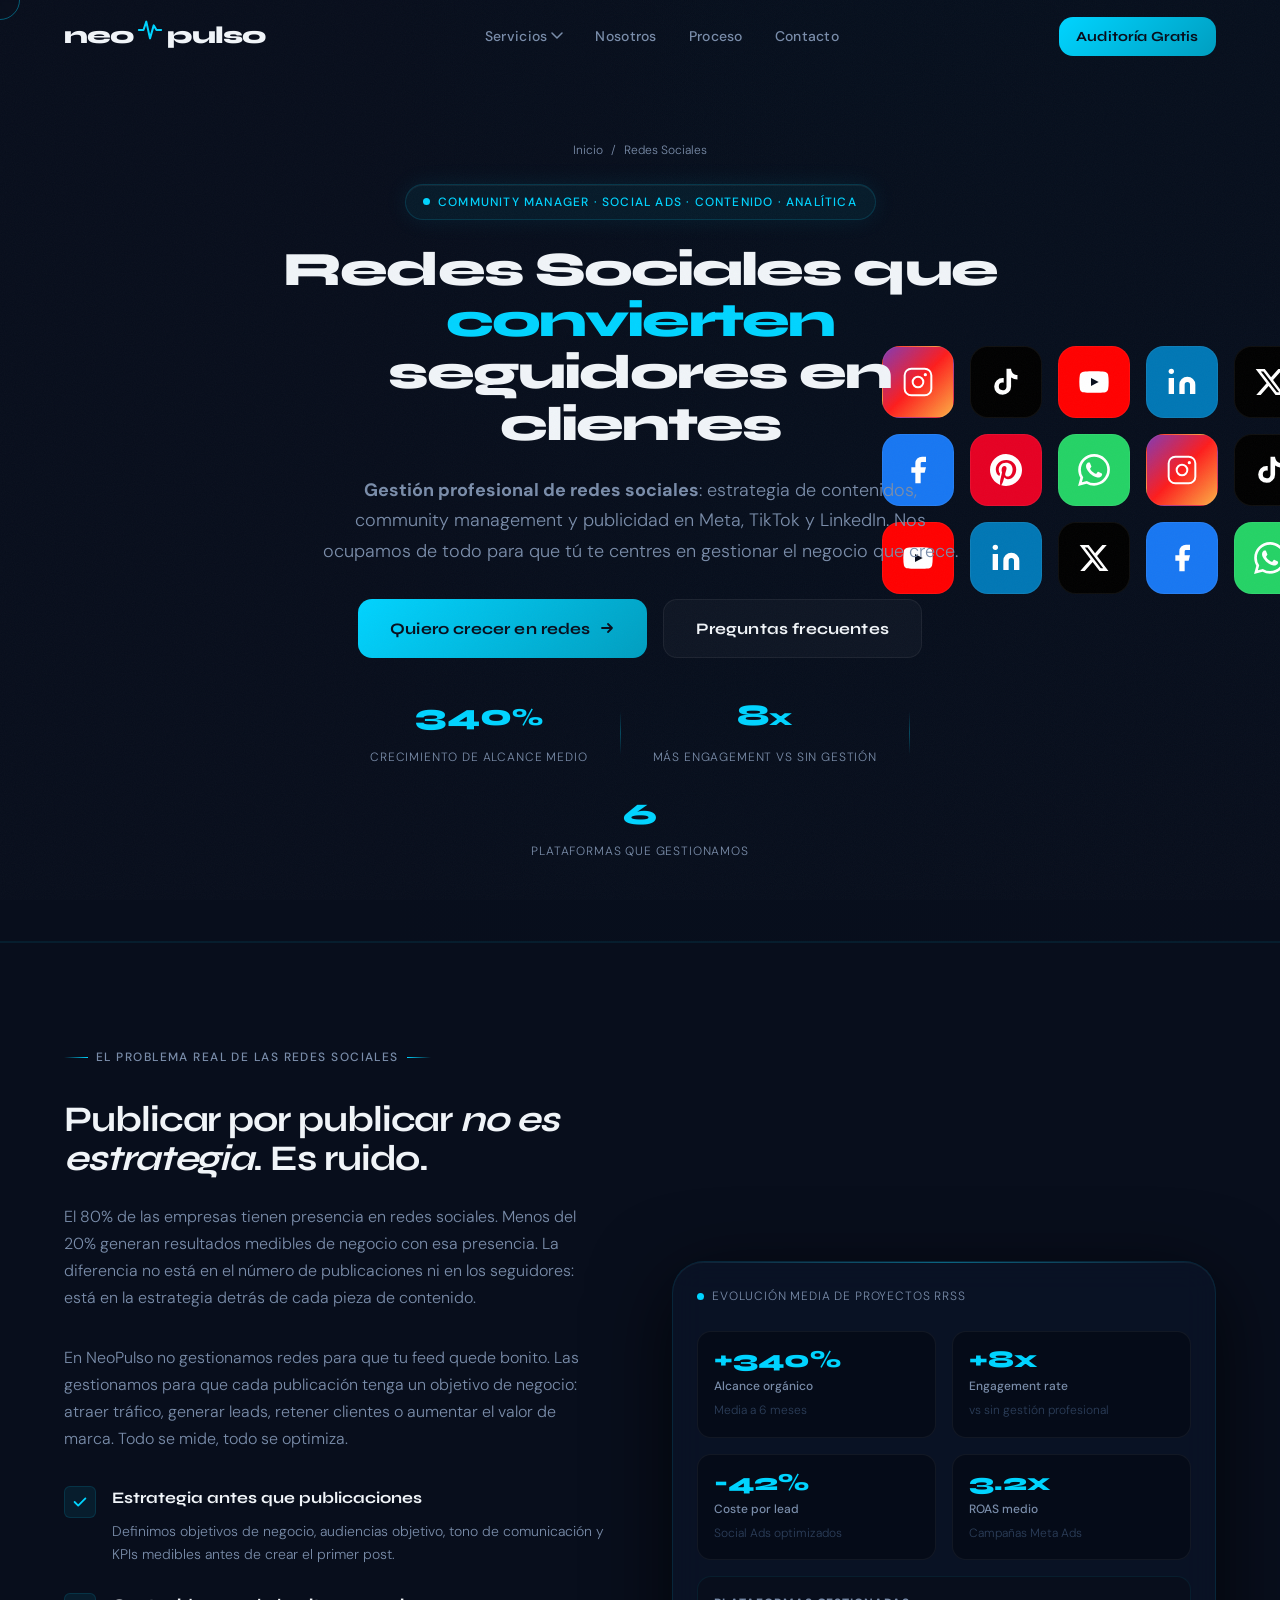
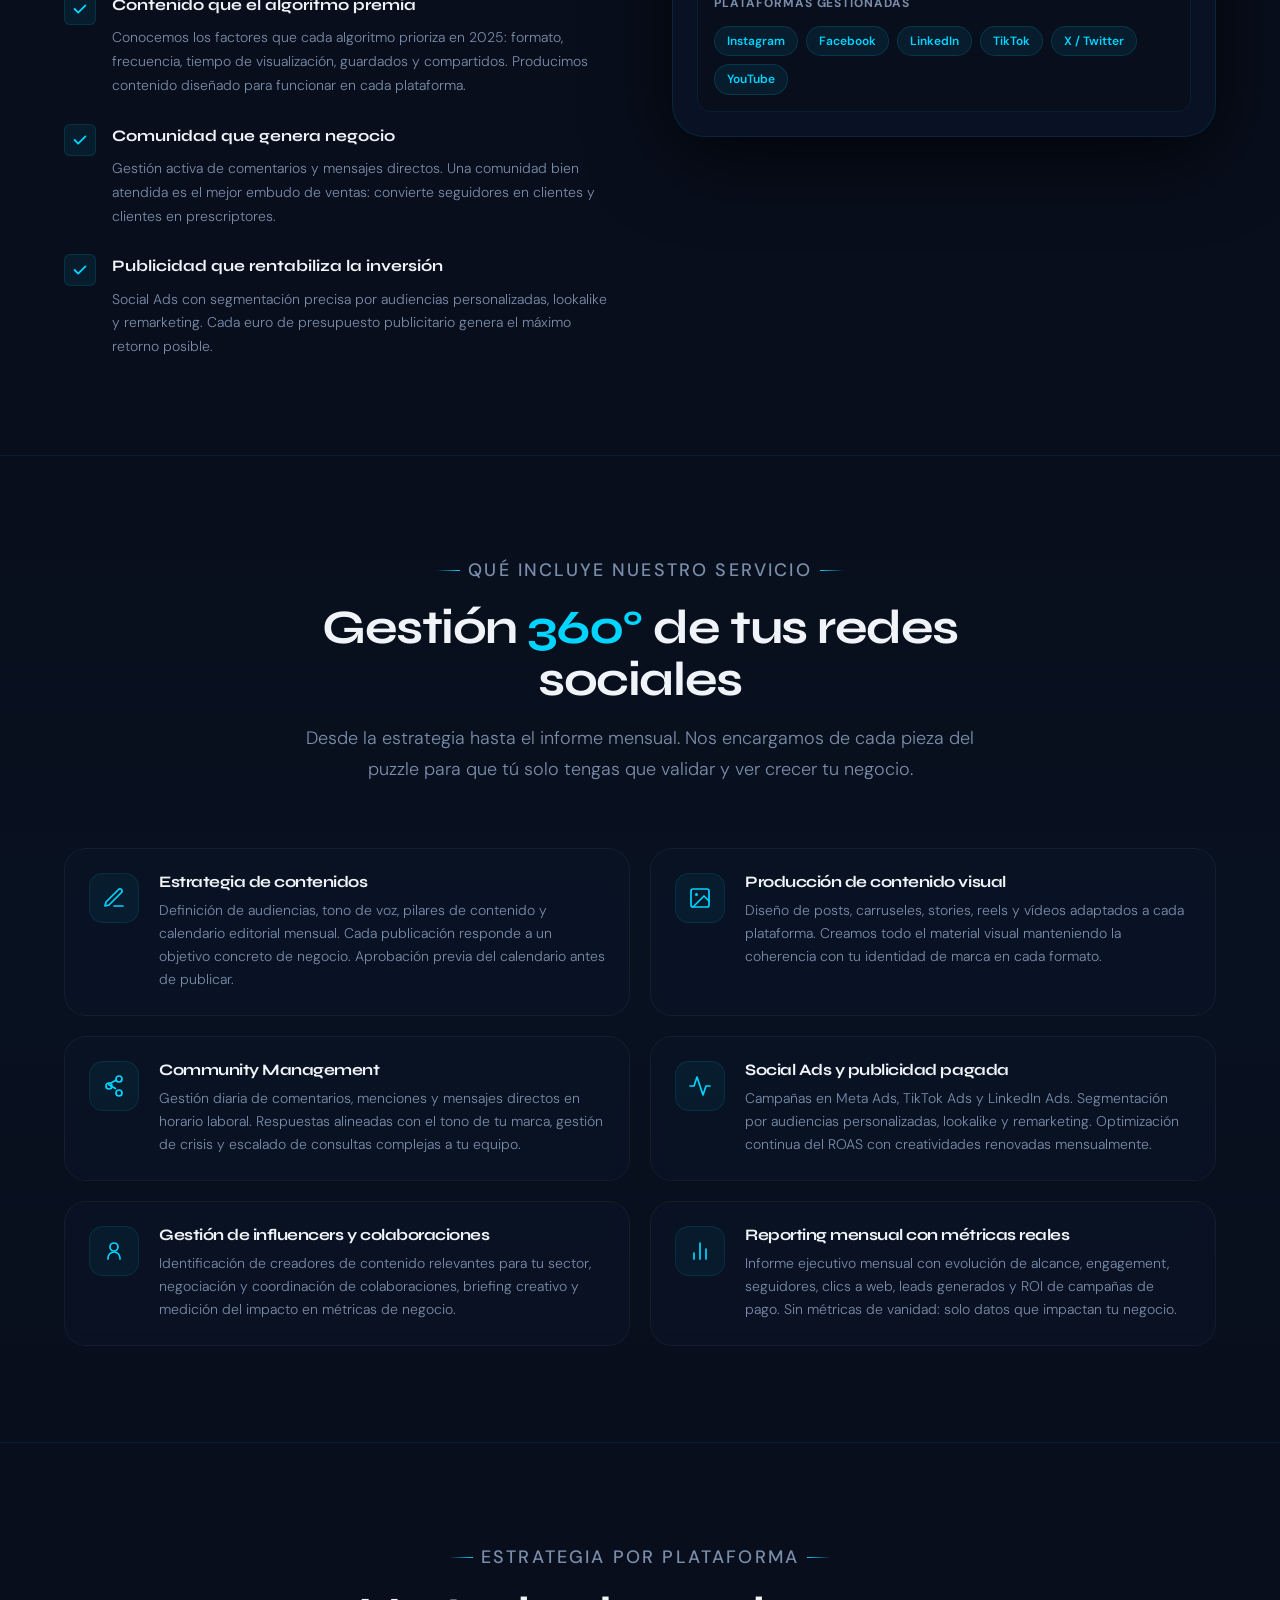
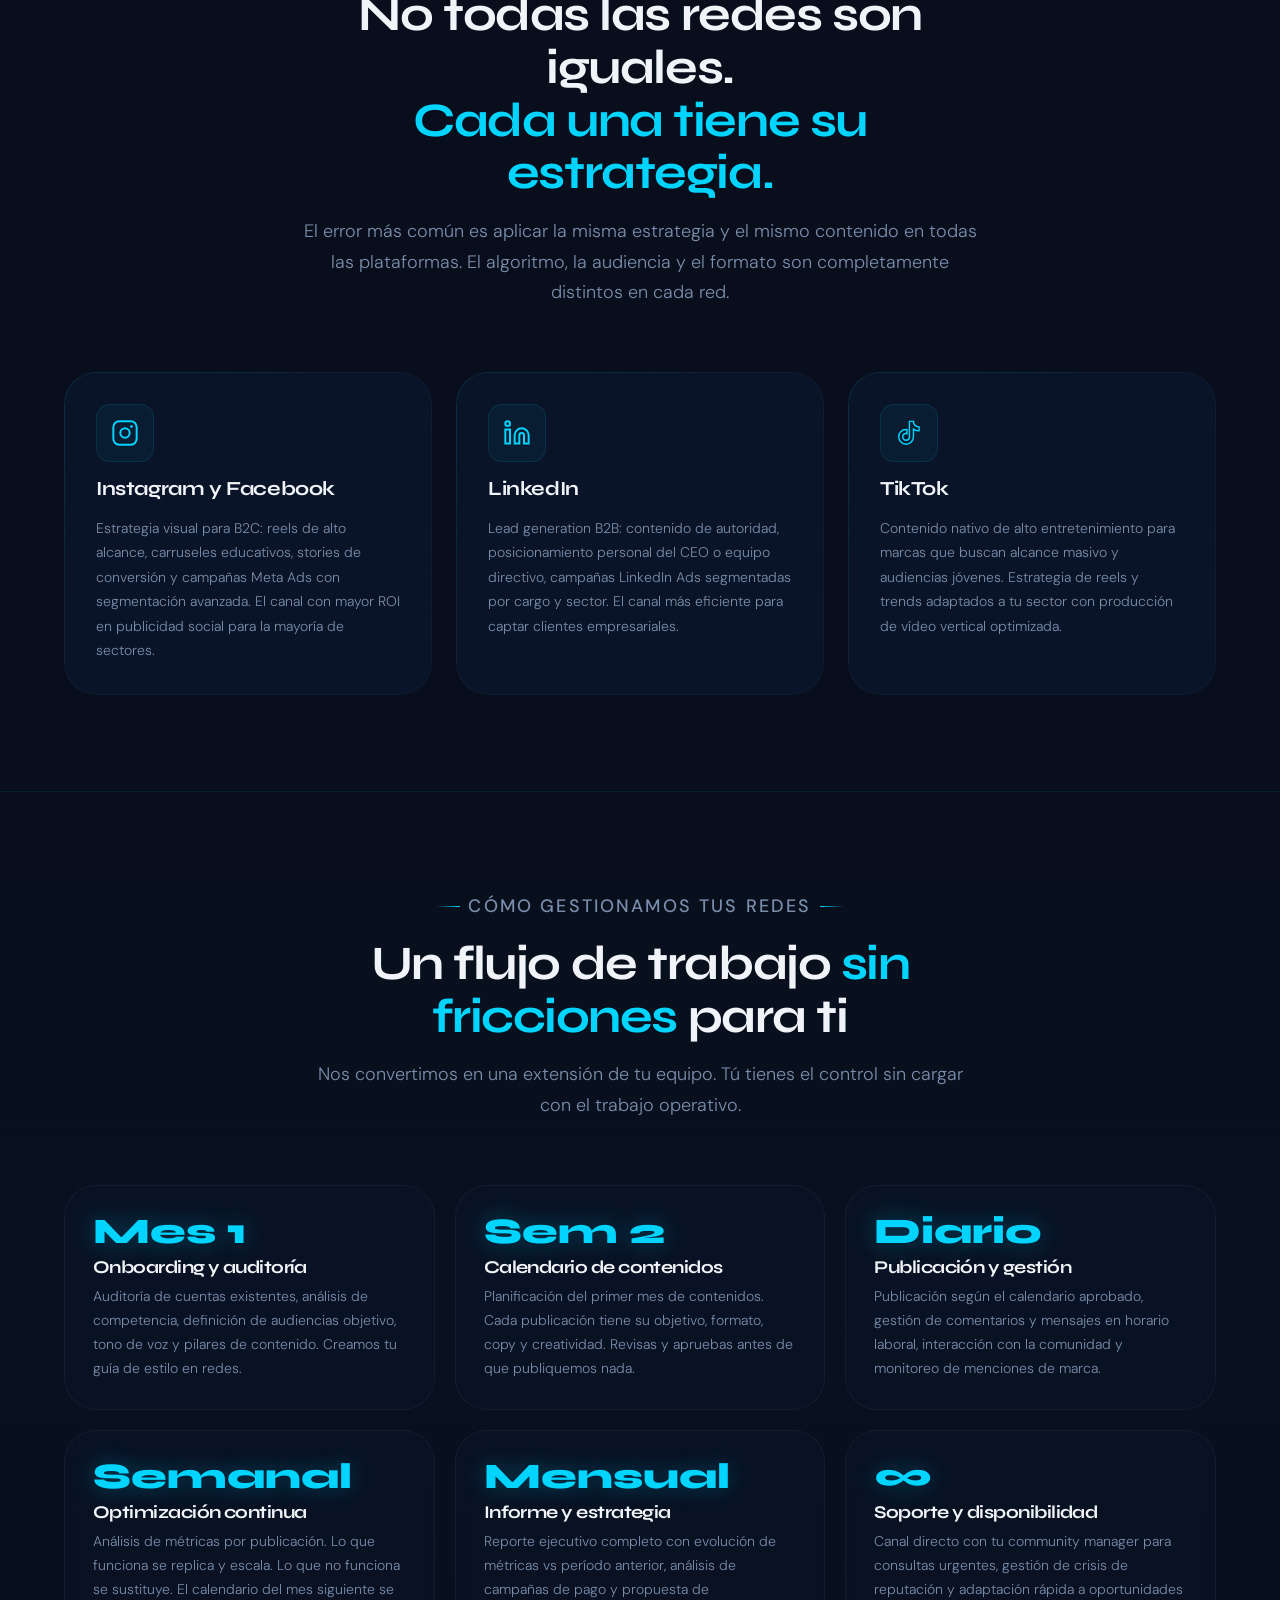
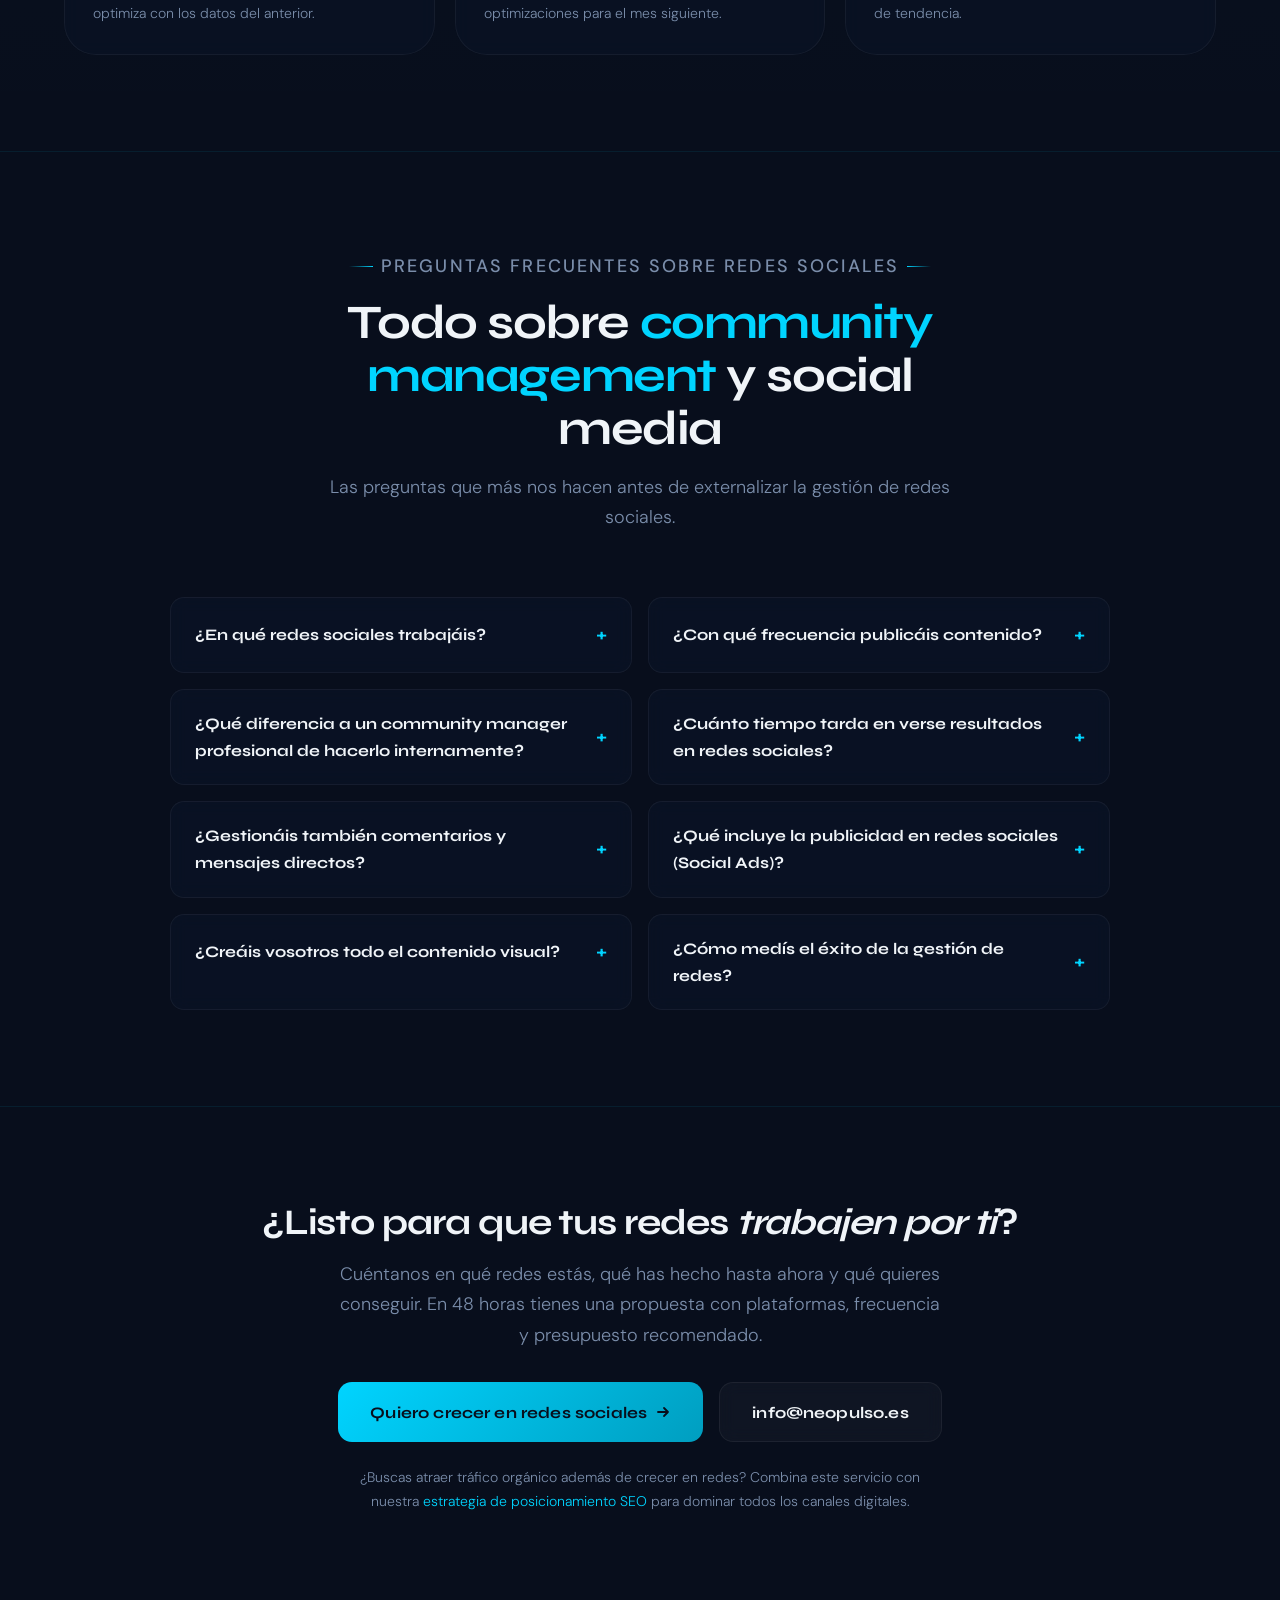
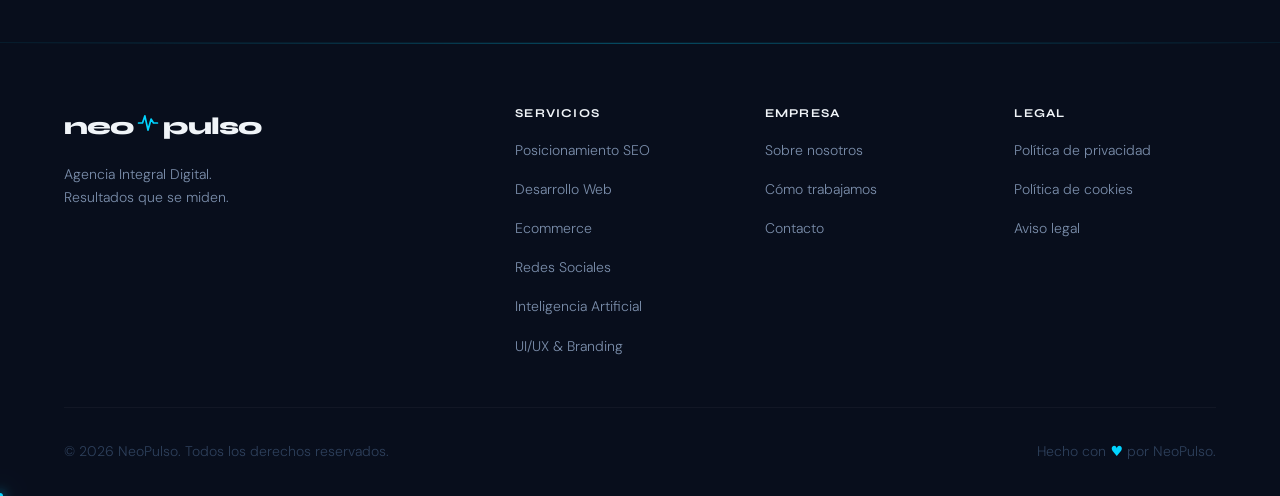
<file: agencia-redes-sociales.html>
<!DOCTYPE html>
<html lang="es">
<head>
  <meta charset="UTF-8"/><meta name="viewport" content="width=device-width,initial-scale=1.0"/><meta http-equiv="X-UA-Compatible" content="IE=edge"/>

  <!-- ══ SEO PRIMARIO ══════════════════════════════════════════ -->
  <title>Gestión Redes Sociales y Community Manager Profesional | NeoPulso</title>
  <meta name="description" content="Agencia de gestión de redes sociales y community manager. Estrategia de contenidos, publicidad en Meta e Instagram y analítica mensual para convertir seguidores en clientes."/>
  <meta name="keywords" content="agencia redes sociales, community manager, gestión Instagram empresa, social media marketing, publicidad Facebook Instagram, gestión redes sociales España"/>
  <meta name="robots" content="index, follow, max-snippet:-1, max-image-preview:large, max-video-preview:-1"/>

  <!-- ══ CANONICAL ═════════════════════════════════════════════ -->
  <link rel="canonical" href="https://www.neopulso.es/agencia-redes-sociales"/>

  <!-- ══ OG / SOCIAL ══════════════════════════════════════════ -->
  <meta property="og:type" content="website"/>
  <meta property="og:url" content="https://www.neopulso.es/agencia-redes-sociales"/>
  <meta property="og:title" content="Gestión Redes Sociales y Community Manager | NeoPulso"/>
  <meta property="og:description" content="Agencia de gestión de redes sociales. Estrategia, contenido, comunidad y publicidad para convertir seguidores en clientes con analítica real."/>
  <meta property="og:image" content="https://www.neopulso.es/assets/img/og-image.png"/>
  <meta property="og:image:width" content="1200"/>
  <meta property="og:image:height" content="630"/>
  <meta property="og:locale" content="es_ES"/>
  <meta property="og:site_name" content="NeoPulso"/>

  <!-- ══ TWITTER sCARD ══════════════════════════════════════════ -->
  <meta name="twitter:card" content="summary_large_image"/>
  <meta name="twitter:title" content="Gestión Redes Sociales y Community Manager — NeoPulso"/>
  <meta name="twitter:description" content="Community management profesional + Social Ads para crecer en Instagram, TikTok, LinkedIn y más. Sin métricas de vanidad, solo resultados reales."/>
  <meta name="twitter:image" content="https://www.neopulso.es/assets/img/og-image.png"/>

  <!-- ══ FAVICONS ══════════════════════════════════════════════ -->
  <link rel="icon" rel="icon" type="image/x-icon" href="assets/img/favicon.ico"/>

  <!-- ══ FONTS ══════════════════════════════════════════════════ -->
  <link rel="preconnect" href="https://fonts.googleapis.com"/>
  <link rel="preconnect" href="https://fonts.gstatic.com" crossorigin/>
  <link href="https://fonts.googleapis.com/css2?family=Syne:wght@700;800&family=DM+Sans:opsz,wght@9..40,300;9..40,400;9..40,500&display=swap" rel="stylesheet"/>

  <!-- ══ CSS ════════════════════════════════════════════════════ -->
  <link rel="stylesheet" href="assets/css/styles.css"/>

  <!-- ══ SCHEMA: BreadcrumbList ════════════════════════════════ -->
  <script type="application/ld+json">
  {
    "@context": "https://schema.org",
    "@type": "BreadcrumbList",
    "itemListElement": [
      { "@type": "ListItem", "position": 1, "name": "Inicio", "item": "https://www.neopulso.es/" },
      { "@type": "ListItem", "position": 2, "name": "Gestión de Redes Sociales", "item": "https://www.neopulso.es/agencia-redes-sociales" }
    ]
  }
  </script>

  <!-- ══ SCHEMA: Service ═══════════════════════════════════════ -->
  <script type="application/ld+json">
  {
    "@context": "https://schema.org",
    "@type": "Service",
    "name": "Gestión de Redes Sociales y Community Management",
    "description": "Servicio profesional de gestión de redes sociales: estrategia de contenidos, community management, publicidad en Meta e Instagram y analítica mensual para empresas.",
    "provider": {
      "@type": "Organization",
      "name": "NeoPulso",
      "url": "https://www.neopulso.es",
      "email": "info@neopulso.es"
    },
    "areaServed": { "@type": "Country", "name": "España" },
    "url": "https://www.neopulso.es/agencia-redes-sociales",
    "serviceType": "Gestión de Redes Sociales y Social Media Marketing"
  }
  </script>

  <!-- ══ SCHEMA: FAQPage ═══════════════════════════════════════ -->
  <script type="application/ld+json">
  {
    "@context": "https://schema.org",
    "@type": "FAQPage",
    "mainEntity": [
      {
        "@type": "Question",
        "name": "¿En qué redes sociales trabajáis?",
        "acceptedAnswer": {
          "@type": "Answer",
          "text": "Trabajamos en Instagram, Facebook, LinkedIn, TikTok, X (Twitter) y YouTube. En función de tu sector y audiencia objetivo, recomendamos las plataformas con mayor potencial de retorno para tu negocio concreto. No tiene sentido estar en todas las redes si tu cliente ideal solo usa dos de ellas."
        }
      },
      {
        "@type": "Question",
        "name": "¿Con qué frecuencia publicáis contenido?",
        "acceptedAnswer": {
          "@type": "Answer",
          "text": "La frecuencia mínima es de 3 publicaciones semanales por red social más stories diarias en Instagram. El calendario de contenidos se planifica con un mes de antelación y requiere tu aprobación antes de publicar. Nunca publicamos sin tu visto bueno."
        }
      },
      {
        "@type": "Question",
        "name": "¿Qué diferencia a un community manager profesional de hacerlo internamente?",
        "acceptedAnswer": {
          "@type": "Answer",
          "text": "Un community manager profesional aporta estrategia de contenidos basada en datos, conocimiento actualizado de los algoritmos de cada plataforma, herramientas profesionales de programación y analítica, capacidad creativa consistente y disponibilidad para gestionar la comunidad en horario amplio. Hacerlo internamente sin dedicación exclusiva suele resultar en publicaciones inconsistentes y sin estrategia detrás."
        }
      },
      {
        "@type": "Question",
        "name": "¿Cuánto tiempo tarda en verse resultados en redes sociales?",
        "acceptedAnswer": {
          "@type": "Answer",
          "text": "El crecimiento orgánico en redes sociales es progresivo. Los primeros resultados visibles en métricas de engagement y alcance se aprecian entre el mes 1 y 2. Crecimiento sólido en comunidad a partir del mes 3. Para publicidad de pago (Social Ads), los resultados son inmediatos desde el primer día que activamos las campañas."
        }
      },
      {
        "@type": "Question",
        "name": "¿Gestionáis también los comentarios y mensajes directos?",
        "acceptedAnswer": {
          "@type": "Answer",
          "text": "Sí. El servicio de community management incluye la gestión de comentarios y mensajes directos en horario laboral (L-V 9:00-18:00). Para atención fuera de ese horario, configuramos respuestas automáticas inteligentes. Las consultas complejas o sensibles siempre se escalan a tu equipo."
        }
      },
      {
        "@type": "Question",
        "name": "¿Qué incluye la publicidad en redes sociales (Social Ads)?",
        "acceptedAnswer": {
          "@type": "Answer",
          "text": "Nuestro servicio de Social Ads incluye: definición de audiencias y segmentación, creación de creatividades (imágenes y vídeos), redacción de copies, configuración de campañas en Meta Ads Manager, optimización continua por resultados, remarketing y lookalike audiences, y reporte mensual de métricas y ROI."
        }
      },
      {
        "@type": "Question",
        "name": "¿Creáis vosotros el contenido visual o necesito dármelo yo?",
        "acceptedAnswer": {
          "@type": "Answer",
          "text": "Nosotros creamos todo el contenido: diseño de posts, stories, reels, carruseles y vídeos básicos. Solo necesitamos que nos facilites información sobre tu negocio, productos o servicios y, si los tienes, materiales fotográficos o de vídeo propios. Si no tienes material propio, también organizamos sesiones de contenido."
        }
      },
      {
        "@type": "Question",
        "name": "¿Cómo medís el éxito de la gestión de redes sociales?",
        "acceptedAnswer": {
          "@type": "Answer",
          "text": "Medimos las métricas que importan a tu negocio: alcance, impresiones, tasa de engagement, crecimiento de seguidores cualificados, clics a la web, leads generados y conversiones atribuidas a redes sociales. Entregamos un informe mensual con comparativa vs período anterior y propuestas de mejora para el siguiente mes."
        }
      }
    ]
  }
  </script>
</head>
<body>

<div id="site-header-slot"></div>

<main id="main-content">

  <!-- ══════════════════════════════════════════════════════════
       HERO — H1 "Redes Sociales que convierten"
  ═══════════════════════════════════════════════════════════════ -->
  <section class="lp-hero hero-rrss" aria-labelledby="lp-h1">
    <div class="lp-hero-bg" aria-hidden="true">
      <div class="social-icons-grid" aria-hidden="true">
        <!-- Fila 1 -->
        <div class="sicon sicon--ig"><svg viewBox="0 0 24 24" fill="none" xmlns="http://www.w3.org/2000/svg"><rect x="2" y="2" width="20" height="20" rx="5" stroke="currentColor" stroke-width="1.5"/><circle cx="12" cy="12" r="4" stroke="currentColor" stroke-width="1.5"/><circle cx="17.5" cy="6.5" r="1.2" fill="currentColor"/></svg></div>
        <div class="sicon sicon--tk"><svg viewBox="0 0 24 24" fill="currentColor" xmlns="http://www.w3.org/2000/svg"><path d="M19.59 6.69a4.83 4.83 0 0 1-3.77-4.25V2h-3.45v13.67a2.89 2.89 0 0 1-2.88 2.5 2.89 2.89 0 0 1-2.89-2.89 2.89 2.89 0 0 1 2.89-2.89c.28 0 .54.04.79.1V9.01a6.32 6.32 0 0 0-.79-.05 6.34 6.34 0 0 0-6.34 6.34 6.34 6.34 0 0 0 6.34 6.34 6.34 6.34 0 0 0 6.33-6.34V8.69a8.18 8.18 0 0 0 4.78 1.52V6.76a4.85 4.85 0 0 1-1.01-.07z"/></svg></div>
        <div class="sicon sicon--yt"><svg viewBox="0 0 24 24" fill="currentColor" xmlns="http://www.w3.org/2000/svg"><path d="M22.54 6.42a2.78 2.78 0 0 0-1.95-1.96C18.88 4 12 4 12 4s-6.88 0-8.59.46A2.78 2.78 0 0 0 1.46 6.42 29 29 0 0 0 1 12a29 29 0 0 0 .46 5.58A2.78 2.78 0 0 0 3.41 19.6C5.12 20 12 20 12 20s6.88 0 8.59-.4a2.78 2.78 0 0 0 1.95-1.95A29 29 0 0 0 23 12a29 29 0 0 0-.46-5.58z"/><polygon fill="#080e1c" points="9.75 15.02 15.5 12 9.75 8.98 9.75 15.02"/></svg></div>
        <div class="sicon sicon--li"><svg viewBox="0 0 24 24" fill="currentColor" xmlns="http://www.w3.org/2000/svg"><path d="M16 8a6 6 0 0 1 6 6v7h-4v-7a2 2 0 0 0-2-2 2 2 0 0 0-2 2v7h-4v-7a6 6 0 0 1 6-6zM2 9h4v12H2z"/><circle cx="4" cy="4" r="2"/></svg></div>
        <div class="sicon sicon--tw"><svg viewBox="0 0 24 24" fill="currentColor" xmlns="http://www.w3.org/2000/svg"><path d="M18.244 2.25h3.308l-7.227 8.26 8.502 11.24H16.17l-5.214-6.817L4.99 21.75H1.68l7.73-8.835L1.254 2.25H8.08l4.713 6.231zm-1.161 17.52h1.833L7.084 4.126H5.117z"/></svg></div>
        <!-- Fila 2 -->
        <div class="sicon sicon--fb"><svg viewBox="0 0 24 24" fill="currentColor" xmlns="http://www.w3.org/2000/svg"><path d="M18 2h-3a5 5 0 0 0-5 5v3H7v4h3v8h4v-8h3l1-4h-4V7a1 1 0 0 1 1-1h3z"/></svg></div>
        <div class="sicon sicon--pin"><svg viewBox="0 0 24 24" fill="currentColor" xmlns="http://www.w3.org/2000/svg"><path d="M12 0C5.373 0 0 5.373 0 12c0 5.084 3.163 9.426 7.627 11.174-.105-.949-.2-2.405.042-3.441.218-.937 1.407-5.965 1.407-5.965s-.359-.719-.359-1.782c0-1.668.967-2.914 2.171-2.914 1.023 0 1.518.769 1.518 1.69 0 1.029-.655 2.568-.994 3.995-.283 1.194.599 2.169 1.777 2.169 2.133 0 3.772-2.249 3.772-5.495 0-2.873-2.064-4.882-5.012-4.882-3.414 0-5.418 2.561-5.418 5.207 0 1.031.397 2.138.893 2.738a.36.36 0 0 1 .083.345l-.333 1.36c-.053.22-.174.267-.402.161-1.499-.698-2.436-2.889-2.436-4.649 0-3.785 2.75-7.262 7.929-7.262 4.163 0 7.398 2.967 7.398 6.931 0 4.136-2.607 7.464-6.227 7.464-1.216 0-2.359-.632-2.75-1.378l-.748 2.853c-.271 1.043-1.002 2.35-1.492 3.146C9.57 23.812 10.763 24 12 24c6.627 0 12-5.373 12-12S18.627 0 12 0z"/></svg></div>
        <div class="sicon sicon--wa"><svg viewBox="0 0 24 24" fill="currentColor" xmlns="http://www.w3.org/2000/svg"><path d="M17.472 14.382c-.297-.149-1.758-.867-2.03-.967-.273-.099-.471-.148-.67.15-.197.297-.767.966-.94 1.164-.173.199-.347.223-.644.075-.297-.15-1.255-.463-2.39-1.475-.883-.788-1.48-1.761-1.653-2.059-.173-.297-.018-.458.13-.606.134-.133.298-.347.446-.52.149-.174.198-.298.298-.497.099-.198.05-.371-.025-.52-.075-.149-.669-1.612-.916-2.207-.242-.579-.487-.5-.669-.51-.173-.008-.371-.01-.57-.01-.198 0-.52.074-.792.372-.272.297-1.04 1.016-1.04 2.479 0 1.462 1.065 2.875 1.213 3.074.149.198 2.096 3.2 5.077 4.487.709.306 1.262.489 1.694.625.712.227 1.36.195 1.871.118.571-.085 1.758-.719 2.006-1.413.248-.694.248-1.289.173-1.413-.074-.124-.272-.198-.57-.347m-5.421 7.403h-.004a9.87 9.87 0 0 1-5.031-1.378l-.361-.214-3.741.982.998-3.648-.235-.374a9.86 9.86 0 0 1-1.51-5.26c.001-5.45 4.436-9.884 9.888-9.884 2.64 0 5.122 1.03 6.988 2.898a9.825 9.825 0 0 1 2.893 6.994c-.003 5.45-4.437 9.884-9.885 9.884m8.413-18.297A11.815 11.815 0 0 0 12.05 0C5.495 0 .16 5.335.157 11.892c0 2.096.547 4.142 1.588 5.945L.057 24l6.305-1.654a11.882 11.882 0 0 0 5.683 1.448h.005c6.554 0 11.89-5.335 11.893-11.893a11.821 11.821 0 0 0-3.48-8.413Z"/></svg></div>
        <div class="sicon sicon--ig"><svg viewBox="0 0 24 24" fill="none" xmlns="http://www.w3.org/2000/svg"><rect x="2" y="2" width="20" height="20" rx="5" stroke="currentColor" stroke-width="1.5"/><circle cx="12" cy="12" r="4" stroke="currentColor" stroke-width="1.5"/><circle cx="17.5" cy="6.5" r="1.2" fill="currentColor"/></svg></div>
        <div class="sicon sicon--tk"><svg viewBox="0 0 24 24" fill="currentColor" xmlns="http://www.w3.org/2000/svg"><path d="M19.59 6.69a4.83 4.83 0 0 1-3.77-4.25V2h-3.45v13.67a2.89 2.89 0 0 1-2.88 2.5 2.89 2.89 0 0 1-2.89-2.89 2.89 2.89 0 0 1 2.89-2.89c.28 0 .54.04.79.1V9.01a6.32 6.32 0 0 0-.79-.05 6.34 6.34 0 0 0-6.34 6.34 6.34 6.34 0 0 0 6.34 6.34 6.34 6.34 0 0 0 6.33-6.34V8.69a8.18 8.18 0 0 0 4.78 1.52V6.76a4.85 4.85 0 0 1-1.01-.07z"/></svg></div>
        <!-- Fila 3 -->
        <div class="sicon sicon--yt"><svg viewBox="0 0 24 24" fill="currentColor" xmlns="http://www.w3.org/2000/svg"><path d="M22.54 6.42a2.78 2.78 0 0 0-1.95-1.96C18.88 4 12 4 12 4s-6.88 0-8.59.46A2.78 2.78 0 0 0 1.46 6.42 29 29 0 0 0 1 12a29 29 0 0 0 .46 5.58A2.78 2.78 0 0 0 3.41 19.6C5.12 20 12 20 12 20s6.88 0 8.59-.4a2.78 2.78 0 0 0 1.95-1.95A29 29 0 0 0 23 12a29 29 0 0 0-.46-5.58z"/><polygon fill="#080e1c" points="9.75 15.02 15.5 12 9.75 8.98 9.75 15.02"/></svg></div>
        <div class="sicon sicon--li"><svg viewBox="0 0 24 24" fill="currentColor" xmlns="http://www.w3.org/2000/svg"><path d="M16 8a6 6 0 0 1 6 6v7h-4v-7a2 2 0 0 0-2-2 2 2 0 0 0-2 2v7h-4v-7a6 6 0 0 1 6-6zM2 9h4v12H2z"/><circle cx="4" cy="4" r="2"/></svg></div>
        <div class="sicon sicon--tw"><svg viewBox="0 0 24 24" fill="currentColor" xmlns="http://www.w3.org/2000/svg"><path d="M18.244 2.25h3.308l-7.227 8.26 8.502 11.24H16.17l-5.214-6.817L4.99 21.75H1.68l7.73-8.835L1.254 2.25H8.08l4.713 6.231zm-1.161 17.52h1.833L7.084 4.126H5.117z"/></svg></div>
        <div class="sicon sicon--fb"><svg viewBox="0 0 24 24" fill="currentColor" xmlns="http://www.w3.org/2000/svg"><path d="M18 2h-3a5 5 0 0 0-5 5v3H7v4h3v8h4v-8h3l1-4h-4V7a1 1 0 0 1 1-1h3z"/></svg></div>
        <div class="sicon sicon--wa"><svg viewBox="0 0 24 24" fill="currentColor" xmlns="http://www.w3.org/2000/svg"><path d="M17.472 14.382c-.297-.149-1.758-.867-2.03-.967-.273-.099-.471-.148-.67.15-.197.297-.767.966-.94 1.164-.173.199-.347.223-.644.075-.297-.15-1.255-.463-2.39-1.475-.883-.788-1.48-1.761-1.653-2.059-.173-.297-.018-.458.13-.606.134-.133.298-.347.446-.52.149-.174.198-.298.298-.497.099-.198.05-.371-.025-.52-.075-.149-.669-1.612-.916-2.207-.242-.579-.487-.5-.669-.51-.173-.008-.371-.01-.57-.01-.198 0-.52.074-.792.372-.272.297-1.04 1.016-1.04 2.479 0 1.462 1.065 2.875 1.213 3.074.149.198 2.096 3.2 5.077 4.487.709.306 1.262.489 1.694.625.712.227 1.36.195 1.871.118.571-.085 1.758-.719 2.006-1.413.248-.694.248-1.289.173-1.413-.074-.124-.272-.198-.57-.347m-5.421 7.403h-.004a9.87 9.87 0 0 1-5.031-1.378l-.361-.214-3.741.982.998-3.648-.235-.374a9.86 9.86 0 0 1-1.51-5.26c.001-5.45 4.436-9.884 9.888-9.884 2.64 0 5.122 1.03 6.988 2.898a9.825 9.825 0 0 1 2.893 6.994c-.003 5.45-4.437 9.884-9.885 9.884m8.413-18.297A11.815 11.815 0 0 0 12.05 0C5.495 0 .16 5.335.157 11.892c0 2.096.547 4.142 1.588 5.945L.057 24l6.305-1.654a11.882 11.882 0 0 0 5.683 1.448h.005c6.554 0 11.89-5.335 11.893-11.893a11.821 11.821 0 0 0-3.48-8.413Z"/></svg></div>
      </div>
    </div>

    <div class="container lp-hero-content">
      <nav class="breadcrumb" aria-label="Ruta de navegación">
        <a href="/">Inicio</a>
        <span aria-hidden="true">/</span>
        <span aria-current="page">Redes Sociales</span>
      </nav>
      <div class="hero-badge">
        <span class="pulse-dot" aria-hidden="true"></span>
        Community Manager · Social Ads · Contenido · Analítica
      </div>
      <h1 id="lp-h1" class="lp-title">
        Redes Sociales que <em class="text-cyan">convierten</em><br/>seguidores en clientes
      </h1>
      <p class="lp-sub">
        <strong>Gestión profesional de redes sociales</strong>: estrategia de contenidos, community management y publicidad en Meta, TikTok y LinkedIn. Nos ocupamos de todo para que tú te centres en gestionar el negocio que crece.
      </p>
      <div class="lp-actions">
        <a href="contacto" class="btn btn-primary btn-lg">
          Quiero crecer en redes
          <svg width="16" height="16" viewBox="0 0 16 16" fill="none" aria-hidden="true">
            <path d="M3 8h10M9 4l4 4-4 4" stroke="currentColor" stroke-width="1.8" stroke-linecap="round" stroke-linejoin="round"/>
          </svg>
        </a>
        <a href="#faq" class="btn btn-ghost btn-lg">Preguntas frecuentes</a>
      </div>
      <div class="hero-stats" style="margin-top:var(--s10)" aria-label="Métricas de gestión de redes sociales">
        <div class="stat-item">
          <span><strong class="stat-val" data-target="340">0</strong><span class="stat-suf">%</span></span>
          <span class="stat-lbl">Crecimiento de alcance medio</span>
        </div>
        <div class="stat-div" aria-hidden="true"></div>
        <div class="stat-item">
          <span><strong class="stat-val" data-target="8">0</strong><span class="stat-suf">x</span></span>
          <span class="stat-lbl">Más engagement vs sin gestión</span>
        </div>
        <div class="stat-div" aria-hidden="true"></div>
        <div class="stat-item">
          <span><strong class="stat-val" data-target="6">0</strong></span>
          <span class="stat-lbl">Plataformas que gestionamos</span>
        </div>
      </div>
    </div>
  </section>

  <!-- ══════════════════════════════════════════════════════════
       EL PROBLEMA — Por qué las redes sin estrategia no funcionan
  ═══════════════════════════════════════════════════════════════ -->
  <section class="section-border" aria-labelledby="prob-rrss-h2">
    <div class="container">
      <div class="why-inner">
        <div class="why-content reveal">
          <p class="sh__eye">El problema real de las redes sociales</p>
          <h2 id="prob-rrss-h2">Publicar por publicar <em>no es estrategia</em>. Es ruido.</h2>
          <p>El 80% de las empresas tienen presencia en redes sociales. Menos del 20% generan resultados medibles de negocio con esa presencia. La diferencia no está en el número de publicaciones ni en los seguidores: está en la estrategia detrás de cada pieza de contenido.</p>
          <p style="color:var(--muted);margin-top:1rem">En NeoPulso no gestionamos redes para que tu feed quede bonito. Las gestionamos para que cada publicación tenga un objetivo de negocio: atraer tráfico, generar leads, retener clientes o aumentar el valor de marca. Todo se mide, todo se optimiza.</p>
          <ul class="why-list" style="margin-top:1.5rem" role="list">
            <li class="why-item">
              <span class="why-icon" aria-hidden="true">
                <svg width="18" height="18" viewBox="0 0 20 20" fill="none"><path d="M4 10l4 4 8-8" stroke="var(--cyan)" stroke-width="2" stroke-linecap="round" stroke-linejoin="round"/></svg>
              </span>
              <div><strong>Estrategia antes que publicaciones</strong><p>Definimos objetivos de negocio, audiencias objetivo, tono de comunicación y KPIs medibles antes de crear el primer post.</p></div>
            </li>
            <li class="why-item">
              <span class="why-icon" aria-hidden="true">
                <svg width="18" height="18" viewBox="0 0 20 20" fill="none"><path d="M4 10l4 4 8-8" stroke="var(--cyan)" stroke-width="2" stroke-linecap="round" stroke-linejoin="round"/></svg>
              </span>
              <div><strong>Contenido que el algoritmo premia</strong><p>Conocemos los factores que cada algoritmo prioriza en 2025: formato, frecuencia, tiempo de visualización, guardados y compartidos. Producimos contenido diseñado para funcionar en cada plataforma.</p></div>
            </li>
            <li class="why-item">
              <span class="why-icon" aria-hidden="true">
                <svg width="18" height="18" viewBox="0 0 20 20" fill="none"><path d="M4 10l4 4 8-8" stroke="var(--cyan)" stroke-width="2" stroke-linecap="round" stroke-linejoin="round"/></svg>
              </span>
              <div><strong>Comunidad que genera negocio</strong><p>Gestión activa de comentarios y mensajes directos. Una comunidad bien atendida es el mejor embudo de ventas: convierte seguidores en clientes y clientes en prescriptores.</p></div>
            </li>
            <li class="why-item">
              <span class="why-icon" aria-hidden="true">
                <svg width="18" height="18" viewBox="0 0 20 20" fill="none"><path d="M4 10l4 4 8-8" stroke="var(--cyan)" stroke-width="2" stroke-linecap="round" stroke-linejoin="round"/></svg>
              </span>
              <div><strong>Publicidad que rentabiliza la inversión</strong><p>Social Ads con segmentación precisa por audiencias personalizadas, lookalike y remarketing. Cada euro de presupuesto publicitario genera el máximo retorno posible.</p></div>
            </li>
          </ul>
        </div>
        <div class="metrics-panel reveal">
          <div class="mp-header"><span class="pulse-dot" aria-hidden="true"></span>Evolución media de proyectos RRSS</div>
          <div class="mp-row">
            <div class="mp-card">
              <span class="mp-val text-cyan">+340%</span>
              <span class="mp-lbl">Alcance orgánico</span>
              <span class="mp-sub">Media a 6 meses</span>
            </div>
            <div class="mp-card">
              <span class="mp-val text-cyan">+8x</span>
              <span class="mp-lbl">Engagement rate</span>
              <span class="mp-sub">vs sin gestión profesional</span>
            </div>
          </div>
          <div class="mp-row">
            <div class="mp-card">
              <span class="mp-val text-cyan">-42%</span>
              <span class="mp-lbl">Coste por lead</span>
              <span class="mp-sub">Social Ads optimizados</span>
            </div>
            <div class="mp-card">
              <span class="mp-val text-cyan">3.2x</span>
              <span class="mp-lbl">ROAS medio</span>
              <span class="mp-sub">Campañas Meta Ads</span>
            </div>
          </div>
          <!-- Plataformas -->
          <div style="margin-top:var(--s4);padding:var(--s4);background:var(--bg);border:1px solid var(--border);border-radius:var(--r-md)">
            <p style="font-size:var(--xs);font-weight:700;letter-spacing:.08em;text-transform:uppercase;color:var(--muted);margin-bottom:var(--s3)">Plataformas gestionadas</p>
            <div style="display:flex;flex-wrap:wrap;gap:var(--s2)">
              <span style="font-size:var(--xs);font-weight:600;padding:.25rem .75rem;border-radius:100px;background:rgba(0,212,255,.07);border:1px solid rgba(0,212,255,.15);color:var(--cyan)">Instagram</span>
              <span style="font-size:var(--xs);font-weight:600;padding:.25rem .75rem;border-radius:100px;background:rgba(0,212,255,.07);border:1px solid rgba(0,212,255,.15);color:var(--cyan)">Facebook</span>
              <span style="font-size:var(--xs);font-weight:600;padding:.25rem .75rem;border-radius:100px;background:rgba(0,212,255,.07);border:1px solid rgba(0,212,255,.15);color:var(--cyan)">LinkedIn</span>
              <span style="font-size:var(--xs);font-weight:600;padding:.25rem .75rem;border-radius:100px;background:rgba(0,212,255,.07);border:1px solid rgba(0,212,255,.15);color:var(--cyan)">TikTok</span>
              <span style="font-size:var(--xs);font-weight:600;padding:.25rem .75rem;border-radius:100px;background:rgba(0,212,255,.07);border:1px solid rgba(0,212,255,.15);color:var(--cyan)">X / Twitter</span>
              <span style="font-size:var(--xs);font-weight:600;padding:.25rem .75rem;border-radius:100px;background:rgba(0,212,255,.07);border:1px solid rgba(0,212,255,.15);color:var(--cyan)">YouTube</span>
            </div>
          </div>
        </div>
      </div>
    </div>
  </section>

  <!-- ══════════════════════════════════════════════════════════
       SERVICIOS RRSS DETALLADOS
  ═══════════════════════════════════════════════════════════════ -->
  <section class="section-border" aria-labelledby="svc-rrss-h2" style="background:linear-gradient(180deg,transparent,rgba(0,212,255,.015),transparent)">
    <div class="container">
      <header class="sh">
        <p class="sh__eye">Qué incluye nuestro servicio</p>
        <h2 id="svc-rrss-h2">Gestión <em>360°</em> de tus redes sociales</h2>
        <p>Desde la estrategia hasta el informe mensual. Nos encargamos de cada pieza del puzzle para que tú solo tengas que validar y ver crecer tu negocio.</p>
      </header>
      <div class="lp-svc-grid">
        <div class="lp-svc reveal">
          <div class="lp-svc__icon" aria-hidden="true">
            <svg width="24" height="24" viewBox="0 0 24 24" fill="none">
              <path d="M12 20h9M16.5 3.5a2.121 2.121 0 0 1 3 3L7 19l-4 1 1-4L16.5 3.5z" stroke="var(--cyan)" stroke-width="1.7" stroke-linecap="round" stroke-linejoin="round"/>
            </svg>
          </div>
          <div>
            <h3>Estrategia de contenidos</h3>
            <p>Definición de audiencias, tono de voz, pilares de contenido y calendario editorial mensual. Cada publicación responde a un objetivo concreto de negocio. Aprobación previa del calendario antes de publicar.</p>
          </div>
        </div>
        <div class="lp-svc reveal">
          <div class="lp-svc__icon" aria-hidden="true">
            <svg width="24" height="24" viewBox="0 0 24 24" fill="none">
              <rect x="3" y="3" width="18" height="18" rx="2" stroke="var(--cyan)" stroke-width="1.7"/>
              <circle cx="8.5" cy="8.5" r="1.5" fill="var(--cyan)"/>
              <path d="M21 15l-5-5L5 21" stroke="var(--cyan)" stroke-width="1.7" stroke-linecap="round" stroke-linejoin="round"/>
            </svg>
          </div>
          <div>
            <h3>Producción de contenido visual</h3>
            <p>Diseño de posts, carruseles, stories, reels y vídeos adaptados a cada plataforma. Creamos todo el material visual manteniendo la coherencia con tu identidad de marca en cada formato.</p>
          </div>
        </div>
        <div class="lp-svc reveal">
          <div class="lp-svc__icon" aria-hidden="true">
            <svg width="24" height="24" viewBox="0 0 24 24" fill="none">
              <path d="M17 2a3 3 0 1 1 0 6 3 3 0 0 1 0-6zM7 9a3 3 0 1 1 0 6A3 3 0 0 1 7 9zm10 7a3 3 0 1 1 0 6 3 3 0 0 1 0-6zm-10-5 6.5 3.5M13.5 6.5 7 10" stroke="var(--cyan)" stroke-width="1.7" stroke-linecap="round"/>
            </svg>
          </div>
          <div>
            <h3>Community Management</h3>
            <p>Gestión diaria de comentarios, menciones y mensajes directos en horario laboral. Respuestas alineadas con el tono de tu marca, gestión de crisis y escalado de consultas complejas a tu equipo.</p>
          </div>
        </div>
        <div class="lp-svc reveal">
          <div class="lp-svc__icon" aria-hidden="true">
            <svg width="24" height="24" viewBox="0 0 24 24" fill="none">
              <path d="M22 12h-4l-3 9L9 3l-3 9H2" stroke="var(--cyan)" stroke-width="1.7" stroke-linecap="round" stroke-linejoin="round"/>
            </svg>
          </div>
          <div>
            <h3>Social Ads y publicidad pagada</h3>
            <p>Campañas en Meta Ads, TikTok Ads y LinkedIn Ads. Segmentación por audiencias personalizadas, lookalike y remarketing. Optimización continua del ROAS con creatividades renovadas mensualmente.</p>
          </div>
        </div>
        <div class="lp-svc reveal">
          <div class="lp-svc__icon" aria-hidden="true">
            <svg width="24" height="24" viewBox="0 0 24 24" fill="none">
              <circle cx="12" cy="8" r="4" stroke="var(--cyan)" stroke-width="1.7"/>
              <path d="M6 20v-1a6 6 0 0 1 12 0v1" stroke="var(--cyan)" stroke-width="1.7" stroke-linecap="round"/>
            </svg>
          </div>
          <div>
            <h3>Gestión de influencers y colaboraciones</h3>
            <p>Identificación de creadores de contenido relevantes para tu sector, negociación y coordinación de colaboraciones, briefing creativo y medición del impacto en métricas de negocio.</p>
          </div>
        </div>
        <div class="lp-svc reveal">
          <div class="lp-svc__icon" aria-hidden="true">
            <svg width="24" height="24" viewBox="0 0 24 24" fill="none">
              <path d="M18 20V10M12 20V4M6 20v-6" stroke="var(--cyan)" stroke-width="1.7" stroke-linecap="round" stroke-linejoin="round"/>
            </svg>
          </div>
          <div>
            <h3>Reporting mensual con métricas reales</h3>
            <p>Informe ejecutivo mensual con evolución de alcance, engagement, seguidores, clics a web, leads generados y ROI de campañas de pago. Sin métricas de vanidad: solo datos que impactan tu negocio.</p>
          </div>
        </div>
      </div>
    </div>
  </section>

  <!-- ══════════════════════════════════════════════════════════
       POR RED SOCIAL — Estrategia por plataforma (semántica)
  ═══════════════════════════════════════════════════════════════ -->
  <section class="section-border" aria-labelledby="plat-rrss-h2">
    <div class="container">
      <header class="sh">
        <p class="sh__eye">Estrategia por plataforma</p>
        <h2 id="plat-rrss-h2">No todas las redes son iguales.<br/><em>Cada una tiene su estrategia.</em></h2>
        <p>El error más común es aplicar la misma estrategia y el mismo contenido en todas las plataformas. El algoritmo, la audiencia y el formato son completamente distintos en cada red.</p>
      </header>
      <div class="services-grid">
        <article class="svc-card reveal">
          <div class="svc-icon" aria-hidden="true">
            <svg width="28" height="28" viewBox="0 0 24 24" fill="none"><rect x="2" y="2" width="20" height="20" rx="5" stroke="var(--cyan)" stroke-width="1.7"/><circle cx="12" cy="12" r="4" stroke="var(--cyan)" stroke-width="1.7"/><circle cx="17.5" cy="6.5" r="1.2" fill="var(--cyan)"/></svg>
          </div>
          <h3>Instagram y Facebook</h3>
          <p>Estrategia visual para B2C: reels de alto alcance, carruseles educativos, stories de conversión y campañas Meta Ads con segmentación avanzada. El canal con mayor ROI en publicidad social para la mayoría de sectores.</p>
        </article>
        <article class="svc-card reveal">
          <div class="svc-icon" aria-hidden="true">
            <svg width="28" height="28" viewBox="0 0 24 24" fill="currentColor"><path d="M16 8a6 6 0 0 1 6 6v7h-4v-7a2 2 0 0 0-2-2 2 2 0 0 0-2 2v7h-4v-7a6 6 0 0 1 6-6zM2 9h4v12H2z" stroke="var(--cyan)" fill="none" stroke-width="1.7"/><circle cx="4" cy="4" r="2" stroke="var(--cyan)" fill="none" stroke-width="1.7"/></svg>
          </div>
          <h3>LinkedIn</h3>
          <p>Lead generation B2B: contenido de autoridad, posicionamiento personal del CEO o equipo directivo, campañas LinkedIn Ads segmentadas por cargo y sector. El canal más eficiente para captar clientes empresariales.</p>
        </article>
        <article class="svc-card reveal">
          <div class="svc-icon" aria-hidden="true">
            <svg width="28" height="28" viewBox="0 0 24 24" fill="currentColor"><path d="M19.59 6.69a4.83 4.83 0 0 1-3.77-4.25V2h-3.45v13.67a2.89 2.89 0 0 1-2.88 2.5 2.89 2.89 0 0 1-2.89-2.89 2.89 2.89 0 0 1 2.89-2.89c.28 0 .54.04.79.1V9.01a6.32 6.32 0 0 0-.79-.05 6.34 6.34 0 0 0-6.34 6.34 6.34 6.34 0 0 0 6.34 6.34 6.34 6.34 0 0 0 6.33-6.34V8.69a8.18 8.18 0 0 0 4.78 1.52V6.76a4.85 4.85 0 0 1-1.01-.07z" stroke="var(--cyan)" fill="none" stroke-width="1.2"/></svg>
          </div>
          <h3>TikTok</h3>
          <p>Contenido nativo de alto entretenimiento para marcas que buscan alcance masivo y audiencias jóvenes. Estrategia de reels y trends adaptados a tu sector con producción de vídeo vertical optimizada.</p>
        </article>
      </div>
    </div>
  </section>

  <!-- ══════════════════════════════════════════════════════════
       PROCESO COMMUNITY MANAGEMENT
  ═══════════════════════════════════════════════════════════════ -->
  <section class="section-border" aria-labelledby="proc-rrss-h2" style="background:linear-gradient(180deg,transparent,rgba(0,212,255,.015),transparent)">
    <div class="container">
      <header class="sh">
        <p class="sh__eye">Cómo gestionamos tus redes</p>
        <h2 id="proc-rrss-h2">Un flujo de trabajo <em>sin fricciones</em> para ti</h2>
        <p>Nos convertimos en una extensión de tu equipo. Tú tienes el control sin cargar con el trabajo operativo.</p>
      </header>
      <div class="benefits-grid">
        <div class="bc reveal">
          <div class="bc__num">Mes 1</div>
          <h3>Onboarding y auditoría</h3>
          <p>Auditoría de cuentas existentes, análisis de competencia, definición de audiencias objetivo, tono de voz y pilares de contenido. Creamos tu guía de estilo en redes.</p>
        </div>
        <div class="bc reveal">
          <div class="bc__num">Sem 2</div>
          <h3>Calendario de contenidos</h3>
          <p>Planificación del primer mes de contenidos. Cada publicación tiene su objetivo, formato, copy y creatividad. Revisas y apruebas antes de que publiquemos nada.</p>
        </div>
        <div class="bc reveal">
          <div class="bc__num">Diario</div>
          <h3>Publicación y gestión</h3>
          <p>Publicación según el calendario aprobado, gestión de comentarios y mensajes en horario laboral, interacción con la comunidad y monitoreo de menciones de marca.</p>
        </div>
        <div class="bc reveal">
          <div class="bc__num">Semanal</div>
          <h3>Optimización continua</h3>
          <p>Análisis de métricas por publicación. Lo que funciona se replica y escala. Lo que no funciona se sustituye. El calendario del mes siguiente se optimiza con los datos del anterior.</p>
        </div>
        <div class="bc reveal">
          <div class="bc__num">Mensual</div>
          <h3>Informe y estrategia</h3>
          <p>Reporte ejecutivo completo con evolución de métricas vs período anterior, análisis de campañas de pago y propuesta de optimizaciones para el mes siguiente.</p>
        </div>
        <div class="bc reveal">
          <div class="bc__num">∞</div>
          <h3>Soporte y disponibilidad</h3>
          <p>Canal directo con tu community manager para consultas urgentes, gestión de crisis de reputación y adaptación rápida a oportunidades de tendencia.</p>
        </div>
      </div>
    </div>
  </section>

  <!-- ══════════════════════════════════════════════════════════
       FAQ
  ═══════════════════════════════════════════════════════════════ -->
  <section class="section-border" aria-labelledby="faq-h2" id="faq">
    <div class="container">
      <header class="sh">
        <p class="sh__eye">Preguntas frecuentes sobre redes sociales</p>
        <h2 id="faq-h2">Todo sobre <em>community management</em> y social media</h2>
        <p>Las preguntas que más nos hacen antes de externalizar la gestión de redes sociales.</p>
      </header>
      <div class="faq-grid">
        <details class="faq reveal">
          <summary class="faq__q">¿En qué redes sociales trabajáis?</summary>
          <p class="faq__a">Instagram, Facebook, LinkedIn, TikTok, X (Twitter) y YouTube. En función de tu sector y audiencia objetivo, recomendamos las plataformas con mayor potencial de retorno. No tiene sentido estar en todas si tu cliente ideal solo usa dos de ellas.</p>
        </details>
        <details class="faq reveal">
          <summary class="faq__q">¿Con qué frecuencia publicáis contenido?</summary>
          <p class="faq__a">Mínimo 3 publicaciones semanales por red social más stories diarias en Instagram. El calendario se planifica con un mes de antelación y requiere tu aprobación antes de publicar. Nunca publicamos sin tu visto bueno.</p>
        </details>
        <details class="faq reveal">
          <summary class="faq__q">¿Qué diferencia a un community manager profesional de hacerlo internamente?</summary>
          <p class="faq__a">Un community manager profesional aporta estrategia basada en datos, conocimiento actualizado de los algoritmos, herramientas profesionales de programación y analítica, consistencia creativa y disponibilidad en horario amplio. Hacerlo internamente sin dedicación exclusiva suele resultar en publicaciones inconsistentes y sin estrategia medible.</p>
        </details>
        <details class="faq reveal">
          <summary class="faq__q">¿Cuánto tiempo tarda en verse resultados en redes sociales?</summary>
          <p class="faq__a">El crecimiento orgánico es progresivo: primeros resultados visibles entre el mes 1 y 2, crecimiento sólido a partir del mes 3. Para publicidad de pago (Social Ads), los resultados son inmediatos desde el primer día que activamos las campañas.</p>
        </details>
        <details class="faq reveal">
          <summary class="faq__q">¿Gestionáis también comentarios y mensajes directos?</summary>
          <p class="faq__a">Sí. El servicio incluye la gestión de comentarios y mensajes directos en horario laboral (L-V 9:00-18:00). Para atención fuera de ese horario, configuramos respuestas automáticas inteligentes. Las consultas complejas siempre se escalan a tu equipo.</p>
        </details>
        <details class="faq reveal">
          <summary class="faq__q">¿Qué incluye la publicidad en redes sociales (Social Ads)?</summary>
          <p class="faq__a">Incluye: definición de audiencias, creación de creatividades (imágenes y vídeos), redacción de copies, configuración de campañas, optimización continua, remarketing, lookalike audiences y reporte mensual de ROI y ROAS.</p>
        </details>
        <details class="faq reveal">
          <summary class="faq__q">¿Creáis vosotros todo el contenido visual?</summary>
          <p class="faq__a">Sí. Creamos todo el contenido: diseño de posts, stories, reels, carruseles y vídeos básicos. Solo necesitamos información sobre tu negocio y, si los tienes, materiales fotográficos propios. Si no tienes material, también organizamos sesiones de contenido.</p>
        </details>
        <details class="faq reveal">
          <summary class="faq__q">¿Cómo medís el éxito de la gestión de redes?</summary>
          <p class="faq__a">Medimos lo que importa a tu negocio: alcance, engagement, crecimiento de comunidad cualificada, clics a la web, leads generados y conversiones. Entregamos informe mensual con comparativa vs período anterior y propuestas de mejora concretas.</p>
        </details>
      </div>
    </div>
  </section>

  <!-- ══════════════════════════════════════════════════════════
       CTA FINAL + enlazado interno
  ═══════════════════════════════════════════════════════════════ -->
  <section class="cta-banner section-border" aria-labelledby="cta-rrss-h2">
    <div class="container">
      <h2 id="cta-rrss-h2">¿Listo para que tus redes <em>trabajen por ti</em>?</h2>
      <p>Cuéntanos en qué redes estás, qué has hecho hasta ahora y qué quieres conseguir. En 48 horas tienes una propuesta con plataformas, frecuencia y presupuesto recomendado.</p>
      <div class="cta-btns">
        <a href="contacto" class="btn btn-primary btn-lg">
          Quiero crecer en redes sociales
          <svg width="16" height="16" viewBox="0 0 16 16" fill="none" aria-hidden="true">
            <path d="M3 8h10M9 4l4 4-4 4" stroke="currentColor" stroke-width="1.8" stroke-linecap="round" stroke-linejoin="round"/>
          </svg>
        </a>
        <a href="mailto:info@neopulso.es" class="btn btn-ghost btn-lg">info@neopulso.es</a>
      </div>
      <p style="margin-top:1.5rem;font-size:var(--sm);color:var(--muted)">
        ¿Buscas atraer tráfico orgánico además de crecer en redes? Combina este servicio con nuestra
        <a href="agencia-seo" style="color:var(--cyan)">estrategia de posicionamiento SEO</a>
        para dominar todos los canales digitales.
      </p>
    </div>
  </section>

</main>

<div id="site-footer-slot"></div>

<script src="assets/js/partials.js"></script>
<script src="assets/js/script.js" defer></script>

</body>
</html>
</file>
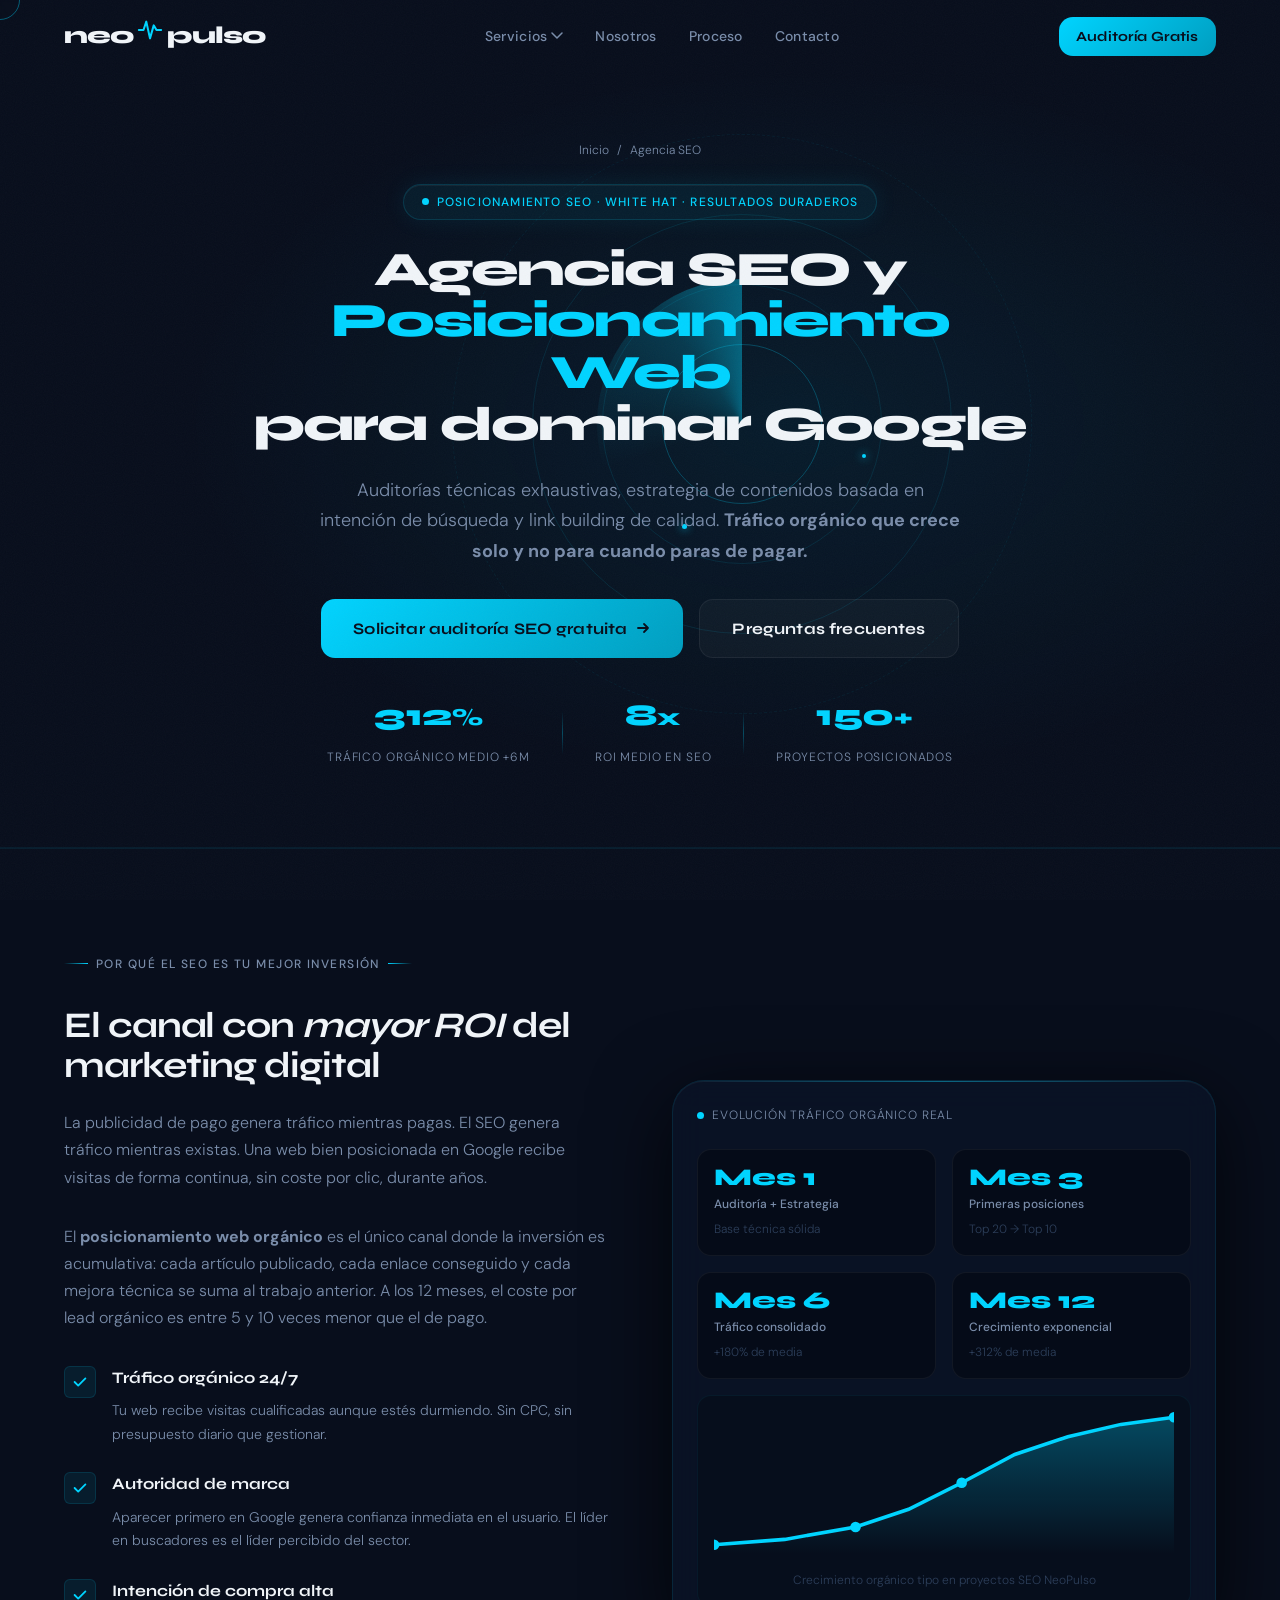
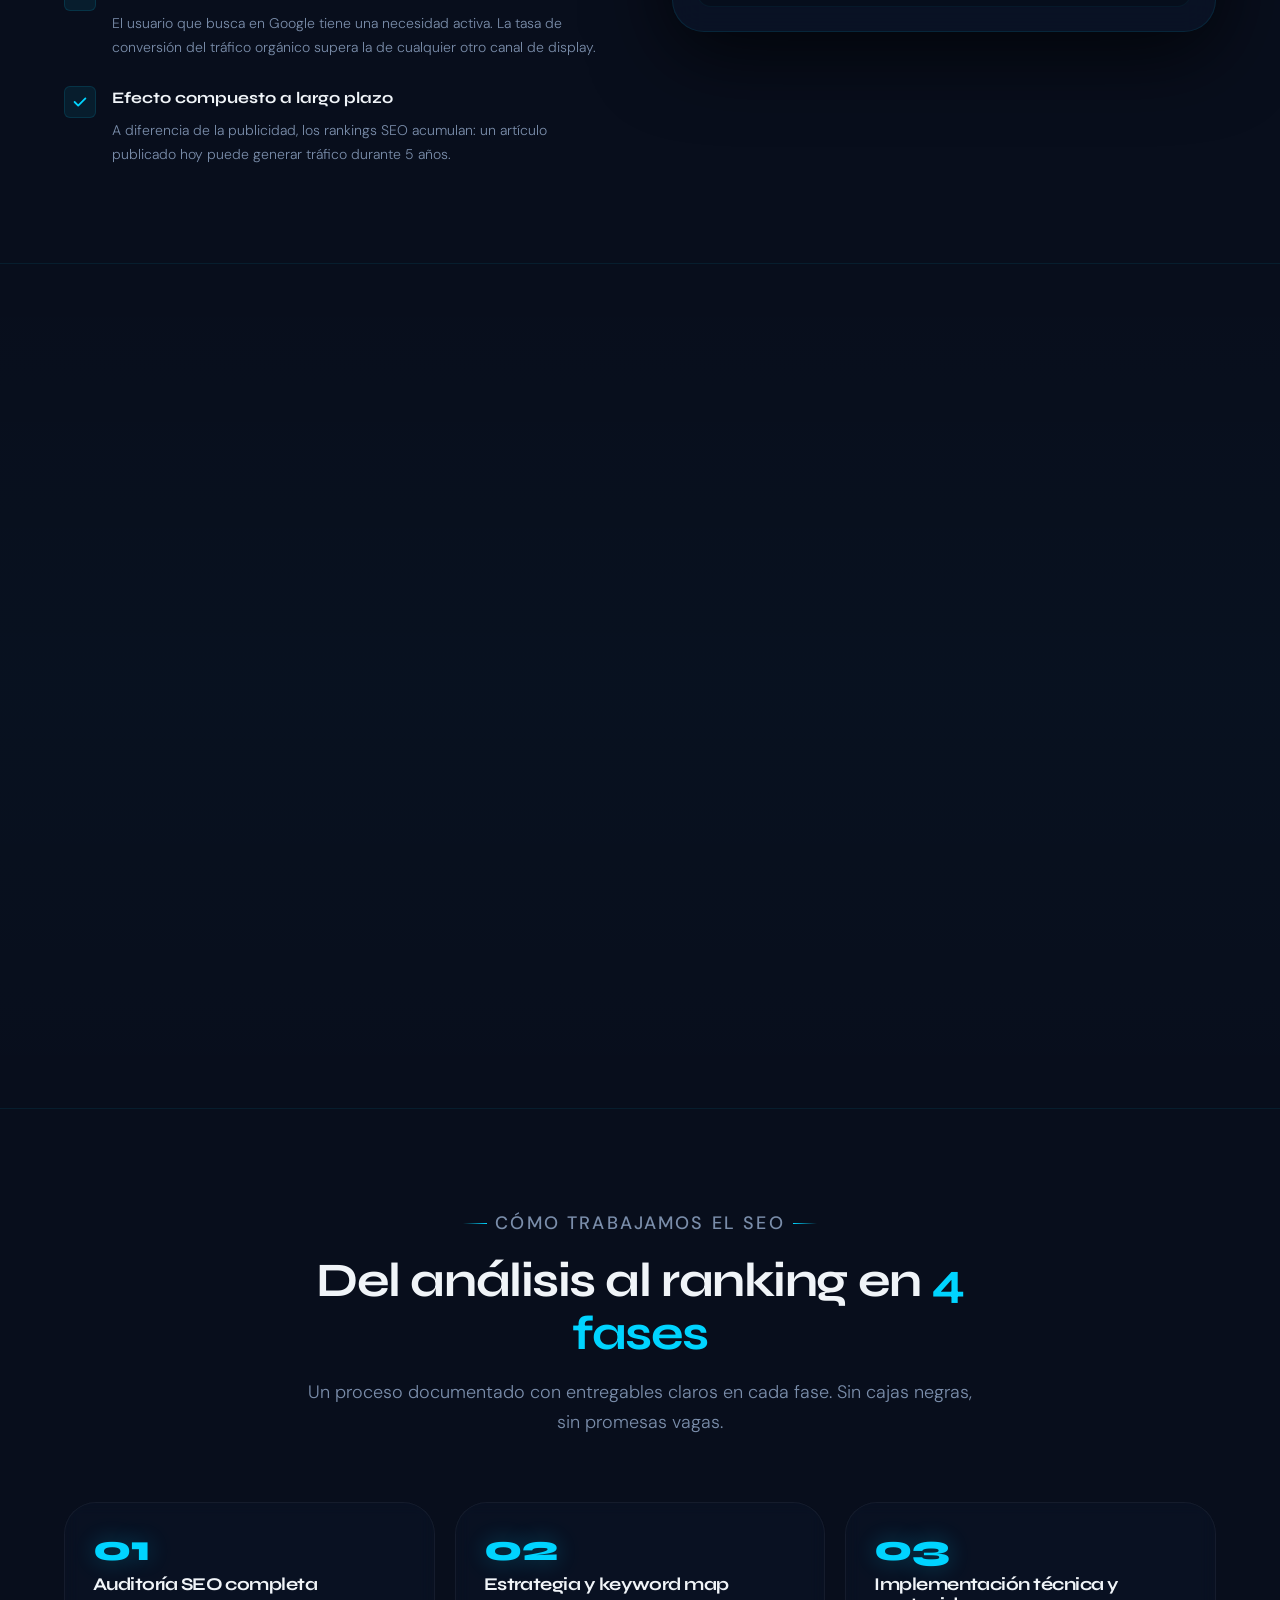
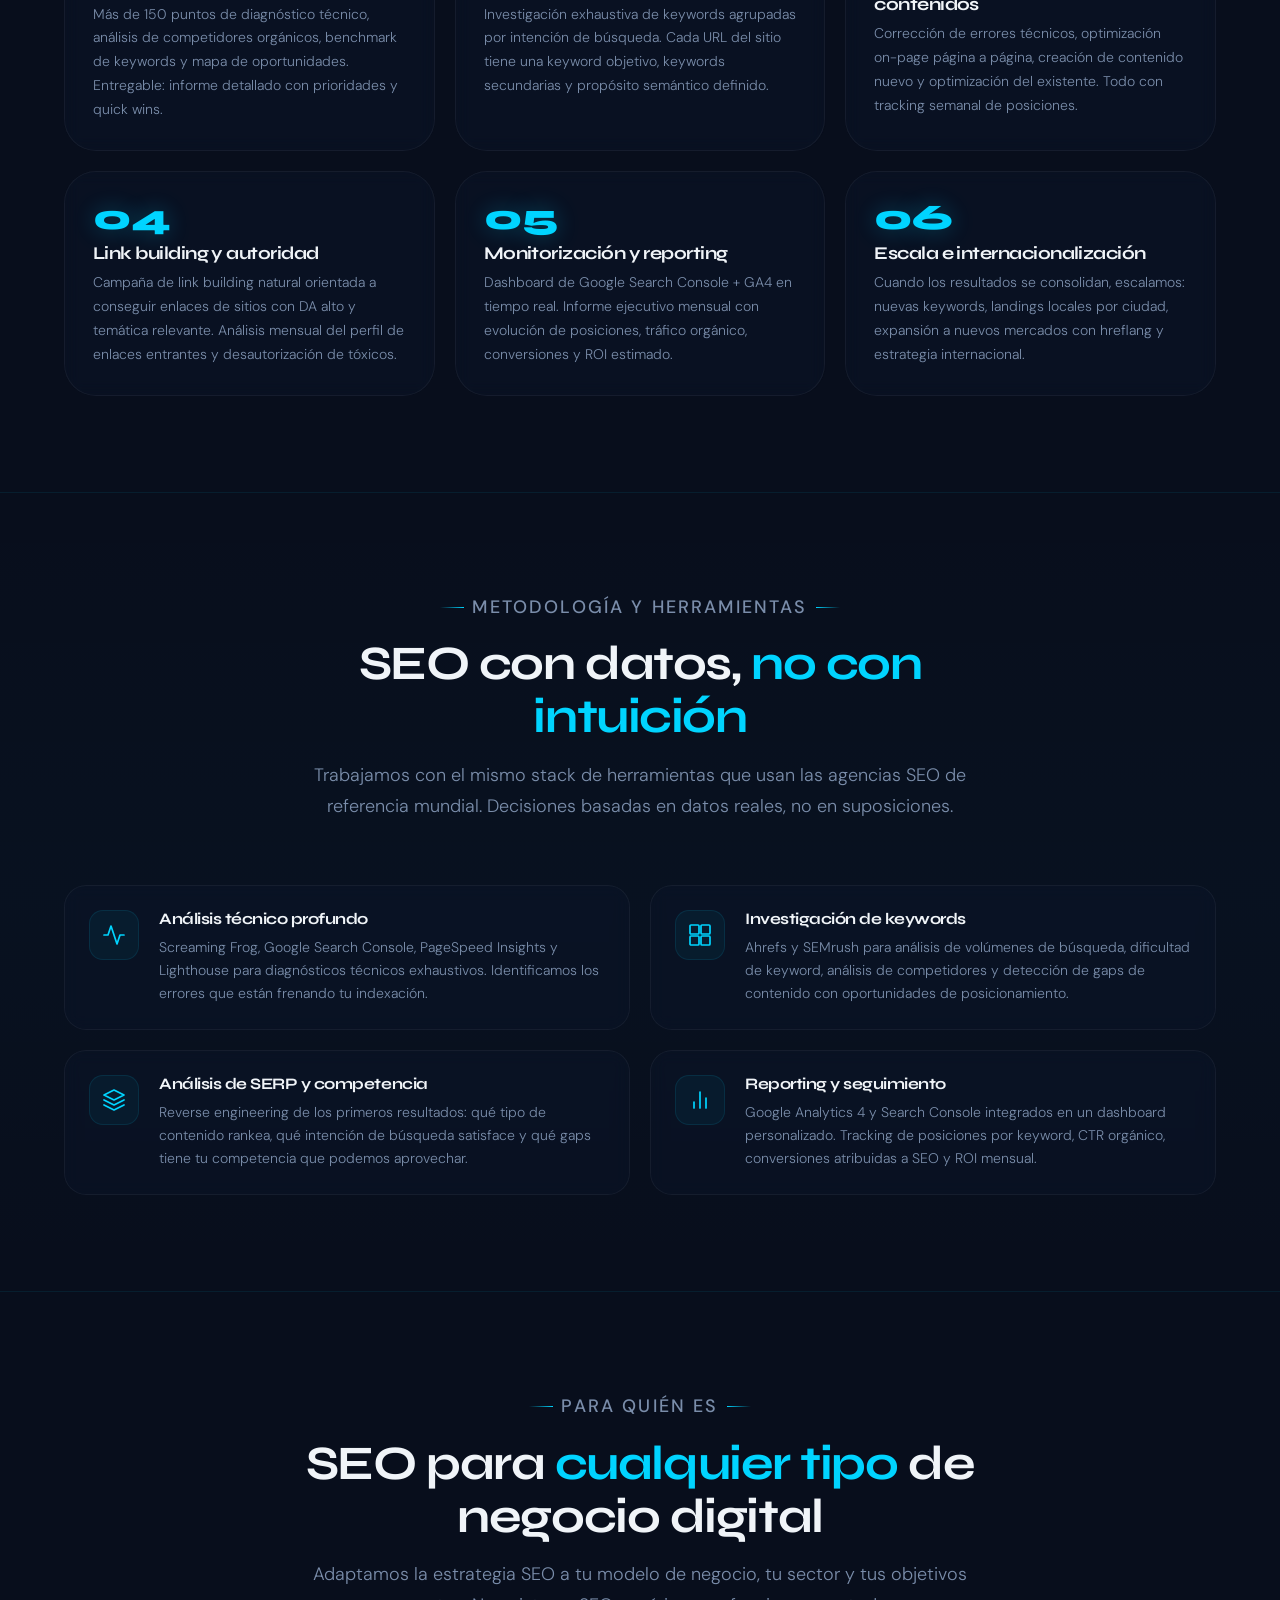
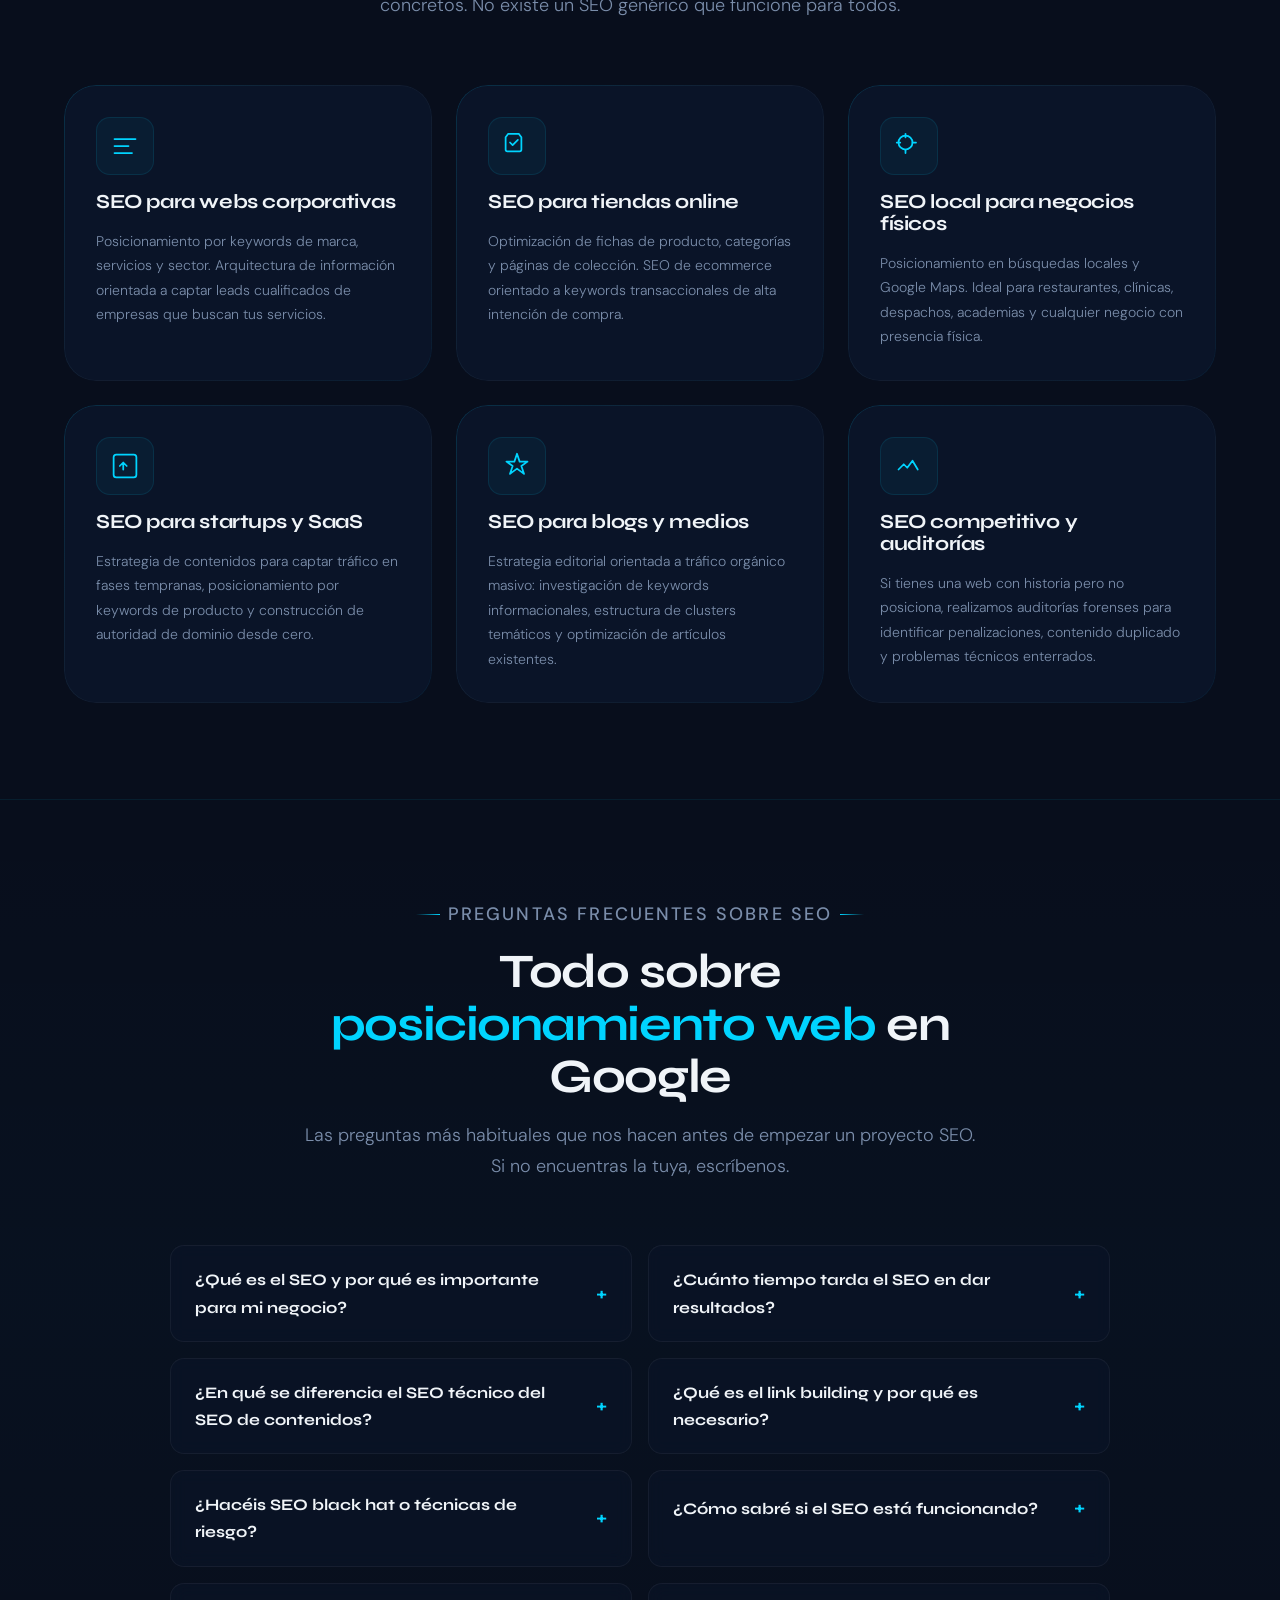
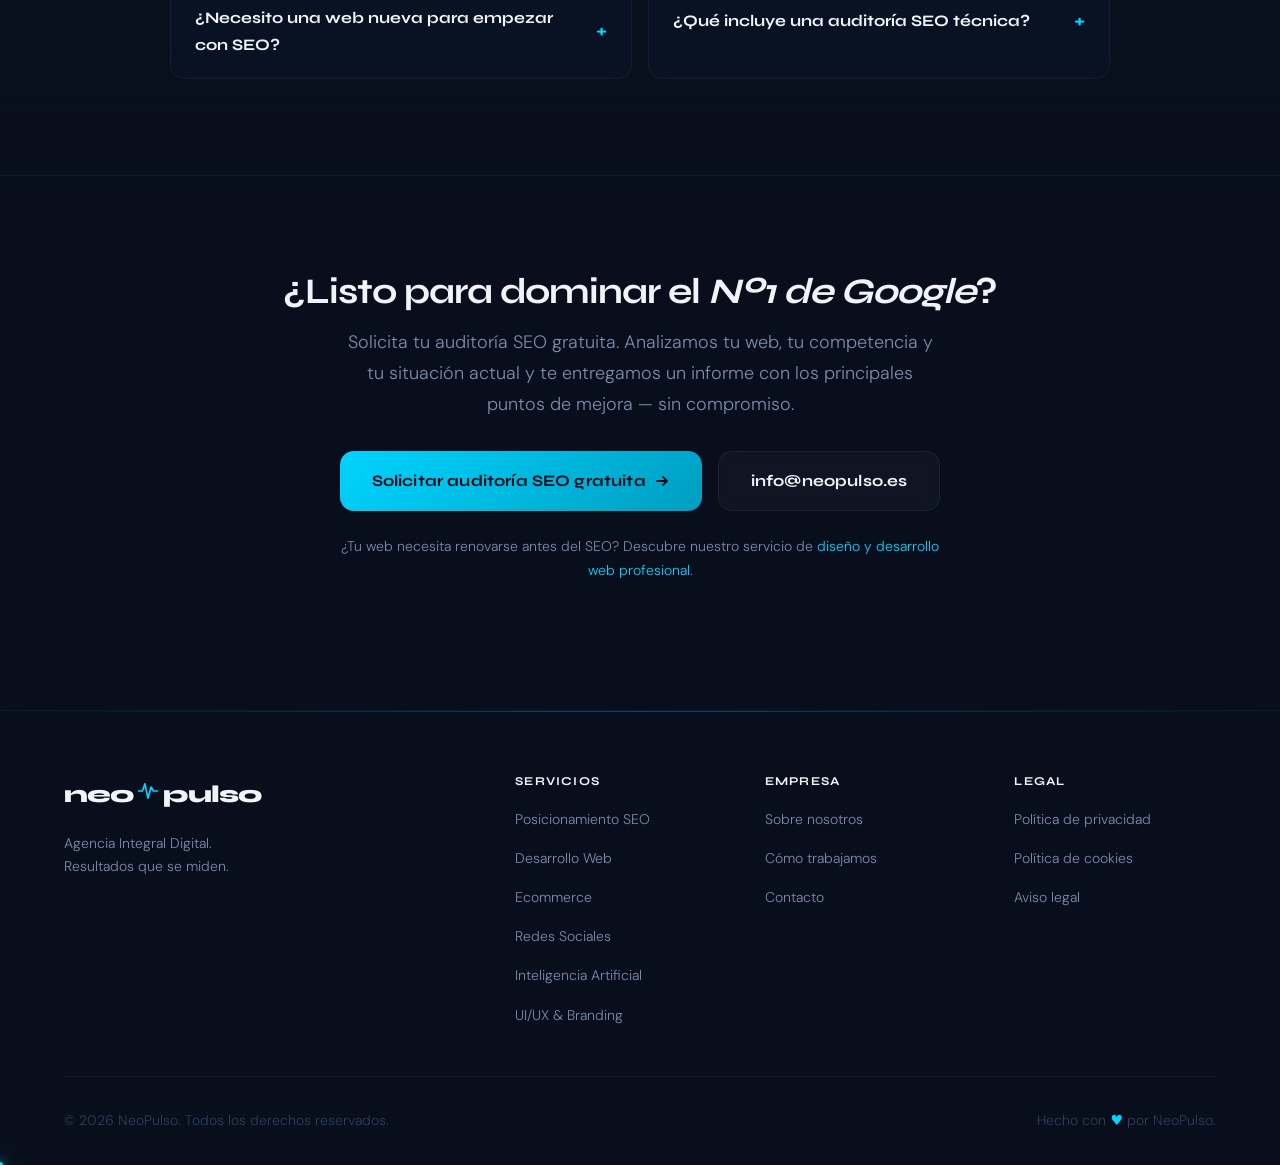
<file: agencia-seo.html>
<!DOCTYPE html>
<html lang="es">
<head>
  <meta charset="UTF-8"/><meta name="viewport" content="width=device-width,initial-scale=1.0"/><meta http-equiv="X-UA-Compatible" content="IE=edge"/>

  <!-- ══ SEO PRIMARIO ══════════════════════════════════════════ -->
  <title>Agencia SEO: Posicionamiento Web para ser el Nº1 en Google | NeoPulso</title>
  <meta name="description" content="Agencia SEO especializada en posicionamiento web. Auditorías técnicas, estrategia de contenidos y link building que sitúan tu web en el Nº1 de Google de forma orgánica y sostenible."/>
  <meta name="keywords" content="agencia SEO, posicionamiento web, SEO técnico, link building, auditoría SEO, consultoría SEO, posicionamiento Google España"/>
  <meta name="robots" content="index, follow, max-snippet:-1, max-image-preview:large, max-video-preview:-1"/>

  <!-- ══ CANONICAL ═════════════════════════════════════════════ -->
  <link rel="canonical" href="https://www.neopulso.es/agencia-seo"/>

  <!-- ══ OG / SOCIAL ══════════════════════════════════════════ -->
  <meta property="og:type" content="website"/>
  <meta property="og:url" content="https://www.neopulso.es/agencia-seo"/>
  <meta property="og:title" content="Agencia SEO: Posicionamiento Web para ser el Nº1 en Google | NeoPulso"/>
  <meta property="og:description" content="Agencia SEO especializada en posicionamiento web. Auditorías técnicas, link building y estrategia de contenidos para rankear en Google de forma sostenible."/>
  <meta property="og:image" content="https://www.neopulso.es/assets/img/og-image.png"/>
  <meta property="og:image:width" content="1200"/>
  <meta property="og:image:height" content="630"/>
  <meta property="og:locale" content="es_ES"/>
  <meta property="og:site_name" content="NeoPulso"/>

  <!-- ══ TWIsTTER CARD ══════════════════════════════════════════ -->
  <meta name="twitter:card" content="summary_large_image"/>
  <meta name="twitter:title" content="Agencia SEO | Posicionamiento Web Nº1 en Google — NeoPulso"/>
  <meta name="twitter:description" content="SEO técnico, contenidos y link building para dominar los primeros resultados de Google."/>
  <meta name="twitter:image" content="https://www.neopulso.es/assets/img/og-image.png"/>

  <!-- ══ FAVICONS ══════════════════════════════════════════════ -->
  <link rel="icon" rel="icon" type="image/x-icon" href="assets/img/favicon.ico"/>

  <!-- ══ FONTS ══════════════════════════════════════════════════ -->
  <link rel="preconnect" href="https://fonts.googleapis.com"/>
  <link rel="preconnect" href="https://fonts.gstatic.com" crossorigin/>
  <link href="https://fonts.googleapis.com/css2?family=Syne:wght@700;800&family=DM+Sans:opsz,wght@9..40,300;9..40,400;9..40,500&display=swap" rel="stylesheet"/>

  <!-- ══ CSS ════════════════════════════════════════════════════ -->
  <link rel="stylesheet" href="assets/css/styles.css"/>

  <!-- ══ SCHEMA: BreadcrumbList ════════════════════════════════ -->
  <script type="application/ld+json">
  {
    "@context": "https://schema.org",
    "@type": "BreadcrumbList",
    "itemListElement": [
      { "@type": "ListItem", "position": 1, "name": "Inicio", "item": "https://www.neopulso.es/" },
      { "@type": "ListItem", "position": 2, "name": "Agencia SEO", "item": "https://www.neopulso.es/agencia-seo" }
    ]
  }
  </script>

  <!-- ══ SCHEMA: Service ═══════════════════════════════════════ -->
  <script type="application/ld+json">
  {
    "@context": "https://schema.org",
    "@type": "Service",
    "name": "Posicionamiento SEO y Auditoría Web",
    "description": "Servicio profesional de SEO: auditoría técnica, investigación de palabras clave, optimización on-page y off-page, link building y estrategia de contenidos para posicionamiento web en Google.",
    "provider": {
      "@type": "Organization",
      "name": "NeoPulso",
      "url": "https://www.neopulso.es",
      "email": "info@neopulso.es"
    },
    "areaServed": { "@type": "Country", "name": "España" },
    "url": "https://www.neopulso.es/agencia-seo",
    "serviceType": "SEO y Posicionamiento Web",
    "offers": {
      "@type": "Offer",
      "availability": "https://schema.org/InStock",
      "areaServed": "España"
    }
  }
  </script>

  <!-- ══ SCHEMA: FAQPage ═══════════════════════════════════════ -->
  <script type="application/ld+json">
  {
    "@context": "https://schema.org",
    "@type": "FAQPage",
    "mainEntity": [
      {
        "@type": "Question",
        "name": "¿Qué es el SEO y por qué es importante para mi negocio?",
        "acceptedAnswer": {
          "@type": "Answer",
          "text": "El SEO (Search Engine Optimization) es el conjunto de técnicas que optimizan tu web para que aparezca en los primeros resultados de Google cuando alguien busca tu producto o servicio. Es el canal de adquisición de clientes con mayor ROI a largo plazo: a diferencia de la publicidad, el tráfico orgánico no desaparece cuando paras de pagar."
        }
      },
      {
        "@type": "Question",
        "name": "¿Cuánto tiempo tarda el SEO en dar resultados?",
        "acceptedAnswer": {
          "@type": "Answer",
          "text": "Con una estrategia SEO bien ejecutada, los primeros movimientos de posición se notan entre el mes 2 y 3. Resultados sólidos y sostenidos llegan entre los 4 y 6 meses. El crecimiento se vuelve exponencial a partir del año, porque el contenido y los enlaces acumulan autoridad de forma compuesta."
        }
      },
      {
        "@type": "Question",
        "name": "¿En qué se diferencia el SEO técnico del SEO de contenidos?",
        "acceptedAnswer": {
          "@type": "Answer",
          "text": "El SEO técnico garantiza que Google puede rastrear, entender e indexar tu web correctamente: velocidad de carga, estructura de URLs, datos estructurados, Core Web Vitals y arquitectura. El SEO de contenidos trabaja la relevancia temática: artículos, landing pages y páginas de producto optimizadas para las keywords que buscan tus clientes. Una estrategia SEO efectiva trabaja ambas dimensiones de forma simultánea."
        }
      },
      {
        "@type": "Question",
        "name": "¿Qué es el link building y por qué es necesario?",
        "acceptedAnswer": {
          "@type": "Answer",
          "text": "El link building es la obtención de enlaces de otras webs de calidad que apuntan a la tuya. Google interpreta estos enlaces como votos de confianza: cuantos más y mejores, mayor autoridad de dominio y mejores posiciones. Un link building natural y de calidad es el factor off-page más importante para posicionar en 2025."
        }
      },
      {
        "@type": "Question",
        "name": "¿Hacéis SEO black hat o técnicas de riesgo?",
        "acceptedAnswer": {
          "@type": "Answer",
          "text": "No. Solo trabajamos con técnicas white hat alineadas con las directrices de Google. El SEO de riesgo puede generar resultados rápidos pero expone tu dominio a penalizaciones que tardan meses en recuperarse. Nuestra filosofía es construir autoridad orgánica y sostenible que proteja tu inversión a largo plazo."
        }
      },
      {
        "@type": "Question",
        "name": "¿Cómo sabré si el SEO está funcionando?",
        "acceptedAnswer": {
          "@type": "Answer",
          "text": "Tendrás acceso a un dashboard en tiempo real con tus métricas clave: posiciones por keyword, tráfico orgánico, impresiones en Google Search Console, conversiones orgánicas y ROI estimado. Además, entregamos un informe ejecutivo mensual con comparativa vs. período anterior y propuestas de mejora."
        }
      },
      {
        "@type": "Question",
        "name": "¿Necesito una web nueva para empezar con SEO?",
        "acceptedAnswer": {
          "@type": "Answer",
          "text": "No necesariamente. Trabajamos con webs existentes realizando auditorías y optimizaciones progresivas. Ahora bien, si tu web tiene problemas técnicos graves —velocidad muy baja, arquitectura caótica, contenido duplicado— puede ser más eficiente una migración controlada que una optimización parcial."
        }
      },
      {
        "@type": "Question",
        "name": "¿Qué incluye una auditoría SEO técnica?",
        "acceptedAnswer": {
          "@type": "Answer",
          "text": "Nuestra auditoría SEO técnica analiza más de 150 puntos: rastreabilidad e indexación, arquitectura de la información, velocidad y Core Web Vitals, metadatos y datos estructurados, contenido duplicado, canibalización de keywords, perfil de enlaces, análisis de competencia y mapa de oportunidades por intención de búsqueda."
        }
      }
    ]
  }
  </script>
</head>
<body>

<div id="site-header-slot"></div>

<main id="main-content">

  <!-- ══════════════════════════════════════════════════════════
       HERO — H1 "Agencia SEO y Posicionamiento Web"
  ═══════════════════════════════════════════════════════════════ -->
  <section class="lp-hero hero-seo" aria-labelledby="lp-h1">
    <div class="lp-hero-bg" aria-hidden="true">
      <div class="radar-ring"></div>
      <div class="radar-ring"></div>
      <div class="radar-ring"></div>
      <div class="radar-ring"></div>
      <div class="radar-sweep"></div>
      <div class="radar-dot"></div>
      <div class="radar-dot"></div>
      <div class="radar-dot"></div>
    </div>

    <div class="container lp-hero-content">
      <nav class="breadcrumb" aria-label="Ruta de navegación">
        <a href="/">Inicio</a>
        <span aria-hidden="true">/</span>
        <span aria-current="page">Agencia SEO</span>
      </nav>
      <div class="hero-badge">
        <span class="pulse-dot" aria-hidden="true"></span>
        Posicionamiento SEO · White Hat · Resultados duraderos
      </div>
      <!-- H1 principal con keyword objetivo -->
      <h1 id="lp-h1" class="lp-title">
        Agencia SEO y <em class="text-cyan">Posicionamiento Web</em><br/> para dominar Google
      </h1>
      <p class="lp-sub">
        Auditorías técnicas exhaustivas, estrategia de contenidos basada en intención de búsqueda y link building de calidad. <strong>Tráfico orgánico que crece solo y no para cuando paras de pagar.</strong>
      </p>
      <div class="lp-actions">
        <a href="contacto" class="btn btn-primary btn-lg">
          Solicitar auditoría SEO gratuita
          <svg width="16" height="16" viewBox="0 0 16 16" fill="none" aria-hidden="true">
            <path d="M3 8h10M9 4l4 4-4 4" stroke="currentColor" stroke-width="1.8" stroke-linecap="round" stroke-linejoin="round"/>
          </svg>
        </a>
        <a href="#faq" class="btn btn-ghost btn-lg">Preguntas frecuentes</a>
      </div>
      <!-- Micro-stats -->
      <div class="hero-stats" style="margin-top:var(--s10)" aria-label="Resultados de nuestros proyectos SEO">
        <div class="stat-item">
          <span><strong class="stat-val" data-target="312">0</strong><span class="stat-suf">%</span></span>
          <span class="stat-lbl">Tráfico orgánico medio +6m</span>
        </div>
        <div class="stat-div" aria-hidden="true"></div>
        <div class="stat-item">
          <span><strong class="stat-val" data-target="8">0</strong><span class="stat-suf">x</span></span>
          <span class="stat-lbl">ROI medio en SEO</span>
        </div>
        <div class="stat-div" aria-hidden="true"></div>
        <div class="stat-item">
          <span><strong class="stat-val" data-target="150">0</strong><span class="stat-suf">+</span></span>
          <span class="stat-lbl">Proyectos posicionados</span>
        </div>
      </div>
    </div>
  </section>

  <!-- ══════════════════════════════════════════════════════════
       INTRO — Qué es el SEO y por qué importa (contenido semántico)
  ═══════════════════════════════════════════════════════════════ -->
  <section class="section-border" aria-labelledby="intro-h2">
    <div class="container">
      <div class="why-inner">
        <div class="why-content reveal">
          <p class="sh__eye">Por qué el SEO es tu mejor inversión</p>
          <h2 id="intro-h2">El canal con <em>mayor ROI</em> del marketing digital</h2>
          <p>La publicidad de pago genera tráfico mientras pagas. El SEO genera tráfico mientras existas. Una web bien posicionada en Google recibe visitas de forma continua, sin coste por clic, durante años.</p>
          <p style="color:var(--muted);margin-top:1rem">El <strong>posicionamiento web orgánico</strong> es el único canal donde la inversión es acumulativa: cada artículo publicado, cada enlace conseguido y cada mejora técnica se suma al trabajo anterior. A los 12 meses, el coste por lead orgánico es entre 5 y 10 veces menor que el de pago.</p>
          <ul class="why-list" style="margin-top:1.5rem" role="list">
            <li class="why-item">
              <span class="why-icon" aria-hidden="true">
                <svg width="18" height="18" viewBox="0 0 20 20" fill="none"><path d="M4 10l4 4 8-8" stroke="var(--cyan)" stroke-width="2" stroke-linecap="round" stroke-linejoin="round"/></svg>
              </span>
              <div><strong>Tráfico orgánico 24/7</strong><p>Tu web recibe visitas cualificadas aunque estés durmiendo. Sin CPC, sin presupuesto diario que gestionar.</p></div>
            </li>
            <li class="why-item">
              <span class="why-icon" aria-hidden="true">
                <svg width="18" height="18" viewBox="0 0 20 20" fill="none"><path d="M4 10l4 4 8-8" stroke="var(--cyan)" stroke-width="2" stroke-linecap="round" stroke-linejoin="round"/></svg>
              </span>
              <div><strong>Autoridad de marca</strong><p>Aparecer primero en Google genera confianza inmediata en el usuario. El líder en buscadores es el líder percibido del sector.</p></div>
            </li>
            <li class="why-item">
              <span class="why-icon" aria-hidden="true">
                <svg width="18" height="18" viewBox="0 0 20 20" fill="none"><path d="M4 10l4 4 8-8" stroke="var(--cyan)" stroke-width="2" stroke-linecap="round" stroke-linejoin="round"/></svg>
              </span>
              <div><strong>Intención de compra alta</strong><p>El usuario que busca en Google tiene una necesidad activa. La tasa de conversión del tráfico orgánico supera la de cualquier otro canal de display.</p></div>
            </li>
            <li class="why-item">
              <span class="why-icon" aria-hidden="true">
                <svg width="18" height="18" viewBox="0 0 20 20" fill="none"><path d="M4 10l4 4 8-8" stroke="var(--cyan)" stroke-width="2" stroke-linecap="round" stroke-linejoin="round"/></svg>
              </span>
              <div><strong>Efecto compuesto a largo plazo</strong><p>A diferencia de la publicidad, los rankings SEO acumulan: un artículo publicado hoy puede generar tráfico durante 5 años.</p></div>
            </li>
          </ul>
        </div>
        <div class="metrics-panel reveal">
          <div class="mp-header"><span class="pulse-dot" aria-hidden="true"></span>Evolución tráfico orgánico real</div>
          <div class="mp-row">
            <div class="mp-card">
              <span class="mp-val text-cyan">Mes 1</span>
              <span class="mp-lbl">Auditoría + Estrategia</span>
              <span class="mp-sub">Base técnica sólida</span>
            </div>
            <div class="mp-card">
              <span class="mp-val text-cyan">Mes 3</span>
              <span class="mp-lbl">Primeras posiciones</span>
              <span class="mp-sub">Top 20 → Top 10</span>
            </div>
          </div>
          <div class="mp-row">
            <div class="mp-card">
              <span class="mp-val text-cyan">Mes 6</span>
              <span class="mp-lbl">Tráfico consolidado</span>
              <span class="mp-sub">+180% de media</span>
            </div>
            <div class="mp-card">
              <span class="mp-val text-cyan">Mes 12</span>
              <span class="mp-lbl">Crecimiento exponencial</span>
              <span class="mp-sub">+312% de media</span>
            </div>
          </div>
          <div class="mp-chart">
            <svg viewBox="0 0 260 80" fill="none" xmlns="http://www.w3.org/2000/svg">
              <defs>
                <linearGradient id="cg2" x1="0" y1="0" x2="0" y2="1">
                  <stop offset="0%" stop-color="var(--cyan)" stop-opacity=".3"/>
                  <stop offset="100%" stop-color="var(--cyan)" stop-opacity="0"/>
                </linearGradient>
              </defs>
              <path d="M0 75 L40 72 L80 65 L110 55 L140 40 L170 24 L200 14 L230 7 L260 3"
                stroke="var(--cyan)" stroke-width="2" stroke-linecap="round"/>
              <path d="M0 75 L40 72 L80 65 L110 55 L140 40 L170 24 L200 14 L230 7 L260 3 V80 H0Z"
                fill="url(#cg2)"/>
              <!-- Hitos -->
              <circle cx="0"   cy="75" r="3" fill="var(--cyan)"/>
              <circle cx="80"  cy="65" r="3" fill="var(--cyan)"/>
              <circle cx="140" cy="40" r="3" fill="var(--cyan)"/>
              <circle cx="260" cy="3"  r="3" fill="var(--cyan)"/>
            </svg>
            <span class="chart-lbl">Crecimiento orgánico tipo en proyectos SEO NeoPulso</span>
          </div>
        </div>
      </div>
    </div>
  </section>

  <!-- ══════════════════════════════════════════════════════════
       SERVICIOS SEO — H2 + desglose de pilares (contenido denso)
  ═══════════════════════════════════════════════════════════════ -->
  <section class="section-border" aria-labelledby="svc-seo-h2" style="background:linear-gradient(180deg,transparent,rgba(0,212,255,.015),transparent)">
    <div class="container">
      <header class="sh">
        <p class="sh__eye">Qué incluye nuestro SEO</p>
        <h2 id="svc-seo-h2">Los <em>4 pilares</em> de una estrategia SEO ganadora</h2>
        <p>No vendemos SEO de una sola dimensión. Una estrategia efectiva trabaja técnica, contenido, enlaces y experiencia de usuario al mismo tiempo.</p>
      </header>

      <div class="lp-svc-grid">
        <div class="lp-svc reveal">
          <div class="lp-svc__icon" aria-hidden="true">
            <svg width="24" height="24" viewBox="0 0 24 24" fill="none">
              <rect x="3" y="3" width="18" height="18" rx="2" stroke="var(--cyan)" stroke-width="1.7"/>
              <path d="M7 7h10M7 12h7M7 17h5" stroke="var(--cyan)" stroke-width="1.7" stroke-linecap="round"/>
            </svg>
          </div>
          <div>
            <h3>SEO Técnico y Auditoría Web</h3>
            <p>Rastreabilidad, indexación, velocidad de carga, Core Web Vitals, datos estructurados Schema.org, arquitectura de URLs, hreflang, canibalización de keywords y más de 150 puntos de control. La base sin la que nada más funciona.</p>
          </div>
        </div>
        <div class="lp-svc reveal">
          <div class="lp-svc__icon" aria-hidden="true">
            <svg width="24" height="24" viewBox="0 0 24 24" fill="none">
              <path d="M12 20h9M16.5 3.5a2.121 2.121 0 0 1 3 3L7 19l-4 1 1-4L16.5 3.5z" stroke="var(--cyan)" stroke-width="1.7" stroke-linecap="round" stroke-linejoin="round"/>
            </svg>
          </div>
          <div>
            <h3>Estrategia de Contenidos SEO</h3>
            <p>Investigación de keywords por intención de búsqueda (informacional, navegacional, transaccional), mapa de contenidos, redacción SEO de artículos y landing pages, optimización de titles, H1, metadescripciones y estructura semántica.</p>
          </div>
        </div>
        <div class="lp-svc reveal">
          <div class="lp-svc__icon" aria-hidden="true">
            <svg width="24" height="24" viewBox="0 0 24 24" fill="none">
              <path d="M10 13a5 5 0 0 0 7.54.54l3-3a5 5 0 0 0-7.07-7.07l-1.72 1.71" stroke="var(--cyan)" stroke-width="1.7" stroke-linecap="round" stroke-linejoin="round"/>
              <path d="M14 11a5 5 0 0 0-7.54-.54l-3 3a5 5 0 0 0 7.07 7.07l1.71-1.71" stroke="var(--cyan)" stroke-width="1.7" stroke-linecap="round" stroke-linejoin="round"/>
            </svg>
          </div>
          <div>
            <h3>Link Building de Calidad</h3>
            <p>Obtención de enlaces naturales desde medios relevantes, directorios sectoriales, notas de prensa digitales y colaboraciones editoriales. Cero spam, cero PBNs. Solo links que aumentan tu Domain Authority sin riesgo de penalización.</p>
          </div>
        </div>
        <div class="lp-svc reveal">
          <div class="lp-svc__icon" aria-hidden="true">
            <svg width="24" height="24" viewBox="0 0 24 24" fill="none">
              <circle cx="11" cy="11" r="8" stroke="var(--cyan)" stroke-width="1.7"/>
              <path d="m21 21-4.35-4.35" stroke="var(--cyan)" stroke-width="1.7" stroke-linecap="round"/>
              <path d="M11 8v3l2 2" stroke="var(--cyan)" stroke-width="1.7" stroke-linecap="round"/>
            </svg>
          </div>
          <div>
            <h3>SEO Local y Google Business Profile</h3>
            <p>Optimización del perfil de Google Business, gestión de reseñas, citations en directorios locales, optimización para búsquedas "cerca de mí" y preparación de estructura para landings locales por ciudad.</p>
          </div>
        </div>
      </div>
    </div>
  </section>

  <!-- ══════════════════════════════════════════════════════════
       PROCESO SEO — H2 + pasos concretos
  ═══════════════════════════════════════════════════════════════ -->
  <section class="section-border" aria-labelledby="proc-seo-h2">
    <div class="container">
      <header class="sh">
        <p class="sh__eye">Cómo trabajamos el SEO</p>
        <h2 id="proc-seo-h2">Del análisis al ranking en <em>4 fases</em></h2>
        <p>Un proceso documentado con entregables claros en cada fase. Sin cajas negras, sin promesas vagas.</p>
      </header>

      <div class="benefits-grid">
        <div class="bc reveal">
          <div class="bc__num">01</div>
          <h3>Auditoría SEO completa</h3>
          <p>Más de 150 puntos de diagnóstico técnico, análisis de competidores orgánicos, benchmark de keywords y mapa de oportunidades. Entregable: informe detallado con prioridades y quick wins.</p>
        </div>
        <div class="bc reveal">
          <div class="bc__num">02</div>
          <h3>Estrategia y keyword map</h3>
          <p>Investigación exhaustiva de keywords agrupadas por intención de búsqueda. Cada URL del sitio tiene una keyword objetivo, keywords secundarias y propósito semántico definido.</p>
        </div>
        <div class="bc reveal">
          <div class="bc__num">03</div>
          <h3>Implementación técnica y contenidos</h3>
          <p>Corrección de errores técnicos, optimización on-page página a página, creación de contenido nuevo y optimización del existente. Todo con tracking semanal de posiciones.</p>
        </div>
        <div class="bc reveal">
          <div class="bc__num">04</div>
          <h3>Link building y autoridad</h3>
          <p>Campaña de link building natural orientada a conseguir enlaces de sitios con DA alto y temática relevante. Análisis mensual del perfil de enlaces entrantes y desautorización de tóxicos.</p>
        </div>
        <div class="bc reveal">
          <div class="bc__num">05</div>
          <h3>Monitorización y reporting</h3>
          <p>Dashboard de Google Search Console + GA4 en tiempo real. Informe ejecutivo mensual con evolución de posiciones, tráfico orgánico, conversiones y ROI estimado.</p>
        </div>
        <div class="bc reveal">
          <div class="bc__num">06</div>
          <h3>Escala e internacionalización</h3>
          <p>Cuando los resultados se consolidan, escalamos: nuevas keywords, landings locales por ciudad, expansión a nuevos mercados con hreflang y estrategia internacional.</p>
        </div>
      </div>
    </div>
  </section>

  <!-- ══════════════════════════════════════════════════════════
       HERRAMIENTAS Y CREDENCIALES — Señales E-E-A-T
  ═══════════════════════════════════════════════════════════════ -->
  <section class="section-border" aria-labelledby="tools-h2" style="background:linear-gradient(180deg,transparent,rgba(0,212,255,.015),transparent)">
    <div class="container">
      <header class="sh">
        <p class="sh__eye">Metodología y herramientas</p>
        <h2 id="tools-h2">SEO con datos, <em>no con intuición</em></h2>
        <p>Trabajamos con el mismo stack de herramientas que usan las agencias SEO de referencia mundial. Decisiones basadas en datos reales, no en suposiciones.</p>
      </header>
      <div class="lp-svc-grid">
        <div class="lp-svc reveal">
          <div class="lp-svc__icon" aria-hidden="true">
            <svg width="24" height="24" viewBox="0 0 24 24" fill="none">
              <polyline points="22 12 18 12 15 21 9 3 6 12 2 12" stroke="var(--cyan)" stroke-width="1.7" stroke-linecap="round" stroke-linejoin="round"/>
            </svg>
          </div>
          <div>
            <h3>Análisis técnico profundo</h3>
            <p>Screaming Frog, Google Search Console, PageSpeed Insights y Lighthouse para diagnósticos técnicos exhaustivos. Identificamos los errores que están frenando tu indexación.</p>
          </div>
        </div>
        <div class="lp-svc reveal">
          <div class="lp-svc__icon" aria-hidden="true">
            <svg width="24" height="24" viewBox="0 0 24 24" fill="none">
              <rect x="2" y="2" width="9" height="9" rx="1" stroke="var(--cyan)" stroke-width="1.7"/>
              <rect x="13" y="2" width="9" height="9" rx="1" stroke="var(--cyan)" stroke-width="1.7"/>
              <rect x="2" y="13" width="9" height="9" rx="1" stroke="var(--cyan)" stroke-width="1.7"/>
              <rect x="13" y="13" width="9" height="9" rx="1" stroke="var(--cyan)" stroke-width="1.7"/>
            </svg>
          </div>
          <div>
            <h3>Investigación de keywords</h3>
            <p>Ahrefs y SEMrush para análisis de volúmenes de búsqueda, dificultad de keyword, análisis de competidores y detección de gaps de contenido con oportunidades de posicionamiento.</p>
          </div>
        </div>
        <div class="lp-svc reveal">
          <div class="lp-svc__icon" aria-hidden="true">
            <svg width="24" height="24" viewBox="0 0 24 24" fill="none">
              <path d="M12 2L2 7l10 5 10-5-10-5zM2 17l10 5 10-5M2 12l10 5 10-5" stroke="var(--cyan)" stroke-width="1.7" stroke-linecap="round" stroke-linejoin="round"/>
            </svg>
          </div>
          <div>
            <h3>Análisis de SERP y competencia</h3>
            <p>Reverse engineering de los primeros resultados: qué tipo de contenido rankea, qué intención de búsqueda satisface y qué gaps tiene tu competencia que podemos aprovechar.</p>
          </div>
        </div>
        <div class="lp-svc reveal">
          <div class="lp-svc__icon" aria-hidden="true">
            <svg width="24" height="24" viewBox="0 0 24 24" fill="none">
              <path d="M18 20V10M12 20V4M6 20v-6" stroke="var(--cyan)" stroke-width="1.7" stroke-linecap="round" stroke-linejoin="round"/>
            </svg>
          </div>
          <div>
            <h3>Reporting y seguimiento</h3>
            <p>Google Analytics 4 y Search Console integrados en un dashboard personalizado. Tracking de posiciones por keyword, CTR orgánico, conversiones atribuidas a SEO y ROI mensual.</p>
          </div>
        </div>
      </div>
    </div>
  </section>

  <!-- ══════════════════════════════════════════════════════════
       CASOS DE USO / SECTORES — Relevancia semántica
  ═══════════════════════════════════════════════════════════════ -->
  <section class="section-border" aria-labelledby="casos-h2">
    <div class="container">
      <header class="sh">
        <p class="sh__eye">Para quién es</p>
        <h2 id="casos-h2">SEO para <em>cualquier tipo</em> de negocio digital</h2>
        <p>Adaptamos la estrategia SEO a tu modelo de negocio, tu sector y tus objetivos concretos. No existe un SEO genérico que funcione para todos.</p>
      </header>
      <div class="services-grid">
        <article class="svc-card reveal">
          <div class="svc-icon" aria-hidden="true">
            <svg width="28" height="28" viewBox="0 0 32 32" fill="none">
              <path d="M4 8h24M4 16h16M4 24h20" stroke="var(--cyan)" stroke-width="2" stroke-linecap="round"/>
            </svg>
          </div>
          <h3>SEO para webs corporativas</h3>
          <p>Posicionamiento por keywords de marca, servicios y sector. Arquitectura de información orientada a captar leads cualificados de empresas que buscan tus servicios.</p>
        </article>
        <article class="svc-card reveal">
          <div class="svc-icon" aria-hidden="true">
            <svg width="28" height="28" viewBox="0 0 32 32" fill="none">
              <path d="M6 2L3 6v14a2 2 0 0 0 2 2h14a2 2 0 0 0 2-2V6l-3-4z" stroke="var(--cyan)" stroke-width="2" stroke-linecap="round" stroke-linejoin="round"/>
              <path d="M8 12l3 3 6-6" stroke="var(--cyan)" stroke-width="2" stroke-linecap="round" stroke-linejoin="round"/>
            </svg>
          </div>
          <h3>SEO para tiendas online</h3>
          <p>Optimización de fichas de producto, categorías y páginas de colección. SEO de ecommerce orientado a keywords transaccionales de alta intención de compra.</p>
        </article>
        <article class="svc-card reveal">
          <div class="svc-icon" aria-hidden="true">
            <svg width="28" height="28" viewBox="0 0 32 32" fill="none">
              <circle cx="12" cy="12" r="8" stroke="var(--cyan)" stroke-width="2"/>
              <path d="M12 2v4M12 20v4M2 12h4M20 12h4" stroke="var(--cyan)" stroke-width="2" stroke-linecap="round"/>
            </svg>
          </div>
          <h3>SEO local para negocios físicos</h3>
          <p>Posicionamiento en búsquedas locales y Google Maps. Ideal para restaurantes, clínicas, despachos, academias y cualquier negocio con presencia física.</p>
        </article>
        <article class="svc-card reveal">
          <div class="svc-icon" aria-hidden="true">
            <svg width="28" height="28" viewBox="0 0 32 32" fill="none">
              <rect x="3" y="3" width="26" height="26" rx="3" stroke="var(--cyan)" stroke-width="2"/>
              <path d="M10 16l4-4 4 4M14 12v8" stroke="var(--cyan)" stroke-width="2" stroke-linecap="round" stroke-linejoin="round"/>
            </svg>
          </div>
          <h3>SEO para startups y SaaS</h3>
          <p>Estrategia de contenidos para captar tráfico en fases tempranas, posicionamiento por keywords de producto y construcción de autoridad de dominio desde cero.</p>
        </article>
        <article class="svc-card reveal">
          <div class="svc-icon" aria-hidden="true">
            <svg width="28" height="28" viewBox="0 0 32 32" fill="none">
              <path d="M16 2l3 9h9l-7 5 3 9-8-6-8 6 3-9-7-5h9z" stroke="var(--cyan)" stroke-width="2" stroke-linecap="round" stroke-linejoin="round"/>
            </svg>
          </div>
          <h3>SEO para blogs y medios</h3>
          <p>Estrategia editorial orientada a tráfico orgánico masivo: investigación de keywords informacionales, estructura de clusters temáticos y optimización de artículos existentes.</p>
        </article>
        <article class="svc-card reveal">
          <div class="svc-icon" aria-hidden="true">
            <svg width="28" height="28" viewBox="0 0 32 32" fill="none">
              <path d="M4 20l6-6 4 4 6-8 6 10" stroke="var(--cyan)" stroke-width="2" stroke-linecap="round" stroke-linejoin="round"/>
            </svg>
          </div>
          <h3>SEO competitivo y auditorías</h3>
          <p>Si tienes una web con historia pero no posiciona, realizamos auditorías forenses para identificar penalizaciones, contenido duplicado y problemas técnicos enterrados.</p>
        </article>
      </div>
    </div>
  </section>

  <!-- ══════════════════════════════════════════════════════════
       FAQ — H2 + FAQPage Schema ya definido en head
  ═══════════════════════════════════════════════════════════════ -->
  <section class="section-border" aria-labelledby="faq-h2" id="faq" style="background:linear-gradient(180deg,transparent,rgba(0,212,255,.015),transparent)">
    <div class="container">
      <header class="sh">
        <p class="sh__eye">Preguntas frecuentes sobre SEO</p>
        <h2 id="faq-h2">Todo sobre <em>posicionamiento web</em> en Google</h2>
        <p>Las preguntas más habituales que nos hacen antes de empezar un proyecto SEO. Si no encuentras la tuya, escríbenos.</p>
      </header>

      <div class="faq-grid">
        <details class="faq reveal">
          <summary class="faq__q">¿Qué es el SEO y por qué es importante para mi negocio?</summary>
          <p class="faq__a">El SEO (Search Engine Optimization) es el conjunto de técnicas que optimizan tu web para que aparezca en los primeros resultados de Google cuando alguien busca tu producto o servicio. Es el canal de adquisición con mayor ROI a largo plazo: el tráfico orgánico no desaparece cuando paras de pagar, al contrario que la publicidad.</p>
        </details>
        <details class="faq reveal">
          <summary class="faq__q">¿Cuánto tiempo tarda el SEO en dar resultados?</summary>
          <p class="faq__a">Con una estrategia bien ejecutada, los primeros movimientos de posición se notan entre el mes 2 y 3. Resultados sólidos llegan entre los 4 y 6 meses. El crecimiento se vuelve exponencial a partir del año, porque el contenido y los enlaces acumulan autoridad de forma compuesta.</p>
        </details>
        <details class="faq reveal">
          <summary class="faq__q">¿En qué se diferencia el SEO técnico del SEO de contenidos?</summary>
          <p class="faq__a">El SEO técnico garantiza que Google puede rastrear e indexar tu web correctamente: velocidad, estructura, datos estructurados, Core Web Vitals. El SEO de contenidos trabaja la relevancia temática: páginas y artículos optimizados para las keywords que buscan tus clientes. Una estrategia efectiva trabaja ambas dimensiones de forma simultánea.</p>
        </details>
        <details class="faq reveal">
          <summary class="faq__q">¿Qué es el link building y por qué es necesario?</summary>
          <p class="faq__a">El link building es la obtención de enlaces desde otras webs de calidad. Google los interpreta como votos de confianza: cuantos más y mejores, mayor autoridad de dominio y mejores posiciones. Un link building natural y de calidad es el factor off-page más relevante para posicionar en 2025.</p>
        </details>
        <details class="faq reveal">
          <summary class="faq__q">¿Hacéis SEO black hat o técnicas de riesgo?</summary>
          <p class="faq__a">No. Solo trabajamos con técnicas white hat alineadas con las directrices de Google. El SEO de riesgo puede generar resultados rápidos pero expone tu dominio a penalizaciones que tardan meses en recuperarse. Nuestra filosofía es construir autoridad orgánica y sostenible.</p>
        </details>
        <details class="faq reveal">
          <summary class="faq__q">¿Cómo sabré si el SEO está funcionando?</summary>
          <p class="faq__a">Tendrás acceso a un dashboard en tiempo real con tus métricas clave: posiciones por keyword, tráfico orgánico, impresiones en Search Console, conversiones orgánicas y ROI estimado. Además, entregamos un informe ejecutivo mensual con comparativa vs. período anterior y propuestas de mejora.</p>
        </details>
        <details class="faq reveal">
          <summary class="faq__q">¿Necesito una web nueva para empezar con SEO?</summary>
          <p class="faq__a">No necesariamente. Trabajamos con webs existentes realizando auditorías y optimizaciones progresivas. Si tu web tiene problemas técnicos graves —velocidad muy baja, arquitectura caótica, contenido duplicado— puede ser más eficiente una migración controlada que una optimización parcial.</p>
        </details>
        <details class="faq reveal">
          <summary class="faq__q">¿Qué incluye una auditoría SEO técnica?</summary>
          <p class="faq__a">Nuestra auditoría SEO técnica analiza más de 150 puntos: rastreabilidad e indexación, arquitectura de la información, velocidad y Core Web Vitals, metadatos y datos estructurados, contenido duplicado, canibalización de keywords, perfil de enlaces, análisis de competencia y mapa de oportunidades.</p>
        </details>
      </div>
    </div>
  </section>

  <!-- ══════════════════════════════════════════════════════════
       ENLAZADO INTERNO HUB — preparado para landings locales (Fase 2)
       Comentado hasta Fase 2, se activa al crear las landings
  ═══════════════════════════════════════════════════════════════ -->
  <!--
  <section class="section-border" aria-labelledby="local-h2">
    <div class="container">
      <header class="sh">
        <p class="sh__eye">Cobertura nacional</p>
        <h2 id="local-h2">Agencia SEO en <em>toda España</em></h2>
        <p>Damos servicio de posicionamiento web en todas las ciudades principales.</p>
      </header>
      <ul style="display:flex;flex-wrap:wrap;gap:1rem;justify-content:center;list-style:none">
        <li><a href="agencia-seo-malaga" class="btn btn-ghost btn-sm">Agencia SEO Málaga</a></li>
        <li><a href="agencia-seo-madrid" class="btn btn-ghost btn-sm">Agencia SEO Madrid</a></li>
        <li><a href="agencia-seo-barcelona" class="btn btn-ghost btn-sm">Agencia SEO Barcelona</a></li>
        <li><a href="agencia-seo-sevilla" class="btn btn-ghost btn-sm">Agencia SEO Sevilla</a></li>
        <li><a href="agencia-seo-valencia" class="btn btn-ghost btn-sm">Agencia SEO Valencia</a></li>
        <li><a href="agencia-seo-bilbao" class="btn btn-ghost btn-sm">Agencia SEO Bilbao</a></li>
      </ul>
    </div>
  </section>
  -->

  <!-- ══════════════════════════════════════════════════════════
       CTA FINAL
  ═══════════════════════════════════════════════════════════════ -->
  <section class="cta-banner section-border" aria-labelledby="cta-seo-h2">
    <div class="container">
      <h2 id="cta-seo-h2">¿Listo para dominar el <em>Nº1 de Google</em>?</h2>
      <p>Solicita tu auditoría SEO gratuita. Analizamos tu web, tu competencia y tu situación actual y te entregamos un informe con los principales puntos de mejora — sin compromiso.</p>
      <div class="cta-btns">
        <a href="contacto" class="btn btn-primary btn-lg">
          Solicitar auditoría SEO gratuita
          <svg width="16" height="16" viewBox="0 0 16 16" fill="none" aria-hidden="true">
            <path d="M3 8h10M9 4l4 4-4 4" stroke="currentColor" stroke-width="1.8" stroke-linecap="round" stroke-linejoin="round"/>
          </svg>
        </a>
        <a href="mailto:info@neopulso.es" class="btn btn-ghost btn-lg">info@neopulso.es</a>
      </div>
      <!-- Enlace interno a servicio relacionado -->
      <p style="margin-top:1.5rem;font-size:var(--sm);color:var(--muted)">
        ¿Tu web necesita renovarse antes del SEO? Descubre nuestro servicio de
        <a href="agencia-desarrollo-web" style="color:var(--cyan)">diseño y desarrollo web profesional</a>.
      </p>
    </div>
  </section>

</main>

<div id="site-footer-slot"></div>

<script src="assets/js/partials.js"></script>
<script src="assets/js/script.js" defer></script>

</body>
</html>
</file>
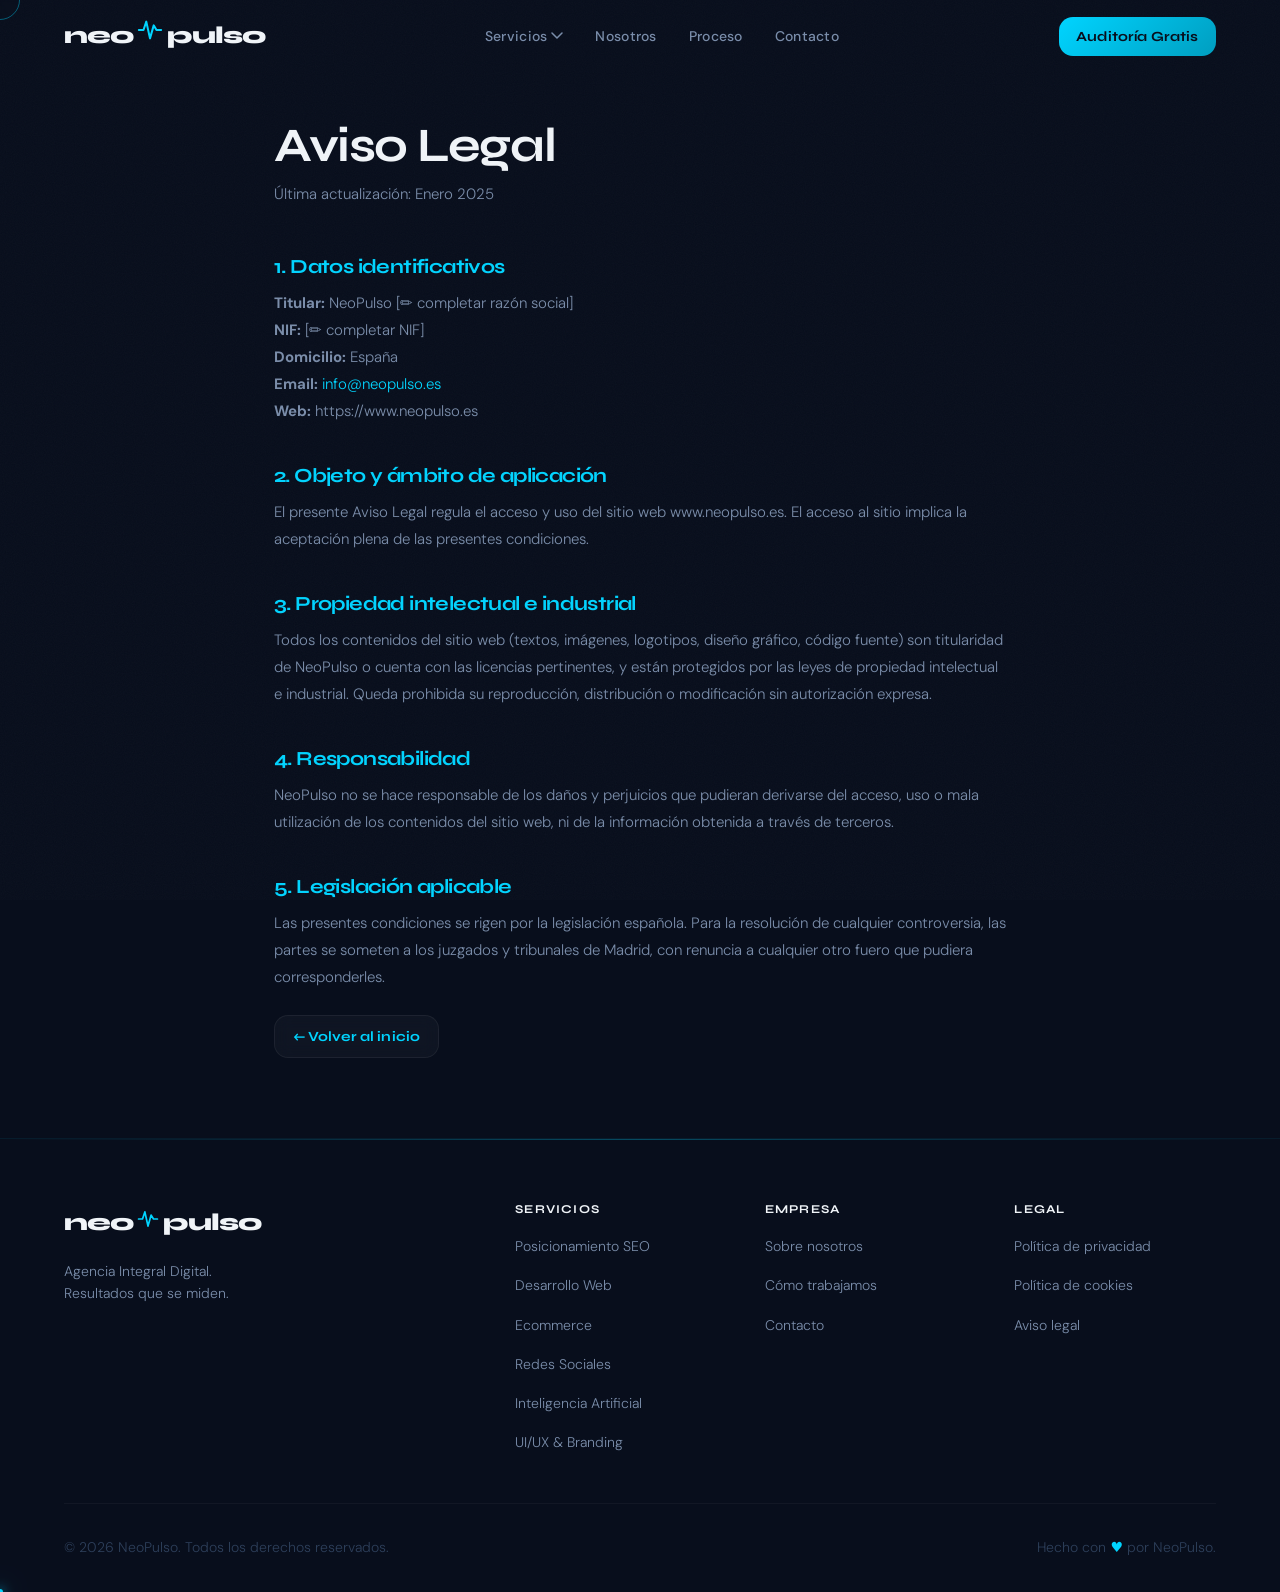
<file: aviso-legal.html>
<!DOCTYPE html><html lang="es"><head><meta charset="UTF-8"/><meta name="viewport" content="width=device-width,initial-scale=1.0"/><title>Aviso Legal — NeoPulso</title><meta name="robots" content="noindex,follow"/><link rel="canonical" href="https://www.neopulso.es/aviso-legal"/><link rel="icon" type="image/png" href="assets/img/logo-neopulso.png"/><link rel="preconnect" href="https://fonts.googleapis.com"/><link rel="preconnect" href="https://fonts.gstatic.com" crossorigin/><link href="https://fonts.googleapis.com/css2?family=Syne:wght@700;800&family=DM+Sans:opsz,wght@9..40,300;9..40,400&display=swap" rel="stylesheet"/><link rel="stylesheet" href="assets/css/styles.css"/><style>.legal-wrap{max-width:780px;margin-inline:auto;padding-top:120px;padding-bottom:5rem}.legal-wrap h1{font-size:clamp(2rem,5vw,3rem);margin-bottom:.5rem}.legal-updated{font-size:.875rem;color:var(--muted);margin-bottom:3rem}.legal-wrap h2{font-size:1.25rem;margin:2.5rem 0 .75rem;color:var(--cyan)}.legal-wrap p,.legal-wrap li{font-size:.9375rem;color:var(--muted);line-height:1.8}.legal-wrap a{color:var(--cyan)}</style></head>
<body><div id="site-header-slot"></div>
<main><div class="container legal-wrap">
<h1>Aviso Legal</h1><p class="legal-updated">Última actualización: Enero 2025</p>
<h2>1. Datos identificativos</h2><p><strong>Titular:</strong> NeoPulso [✏️ completar razón social]<br/><strong>NIF:</strong> [✏️ completar NIF]<br/><strong>Domicilio:</strong> España<br/><strong>Email:</strong> <a href="mailto:info@neopulso.es">info@neopulso.es</a><br/><strong>Web:</strong> https://www.neopulso.es</p>
<h2>2. Objeto y ámbito de aplicación</h2><p>El presente Aviso Legal regula el acceso y uso del sitio web www.neopulso.es. El acceso al sitio implica la aceptación plena de las presentes condiciones.</p>
<h2>3. Propiedad intelectual e industrial</h2><p>Todos los contenidos del sitio web (textos, imágenes, logotipos, diseño gráfico, código fuente) son titularidad de NeoPulso o cuenta con las licencias pertinentes, y están protegidos por las leyes de propiedad intelectual e industrial. Queda prohibida su reproducción, distribución o modificación sin autorización expresa.</p>
<h2>4. Responsabilidad</h2><p>NeoPulso no se hace responsable de los daños y perjuicios que pudieran derivarse del acceso, uso o mala utilización de los contenidos del sitio web, ni de la información obtenida a través de terceros.</p>
<h2>5. Legislación aplicable</h2><p>Las presentes condiciones se rigen por la legislación española. Para la resolución de cualquier controversia, las partes se someten a los juzgados y tribunales de Madrid, con renuncia a cualquier otro fuero que pudiera corresponderles.</p>
<p><a href="/" class="btn btn-ghost btn-sm" style="margin-top:1.5rem">← Volver al inicio</a></p>
</div></main>
<div id="site-footer-slot"></div>

<script src="assets/js/partials.js"></script>
<script src="assets/js/script.js" defer></script>

</body></html>
<!-- s -->
</file>
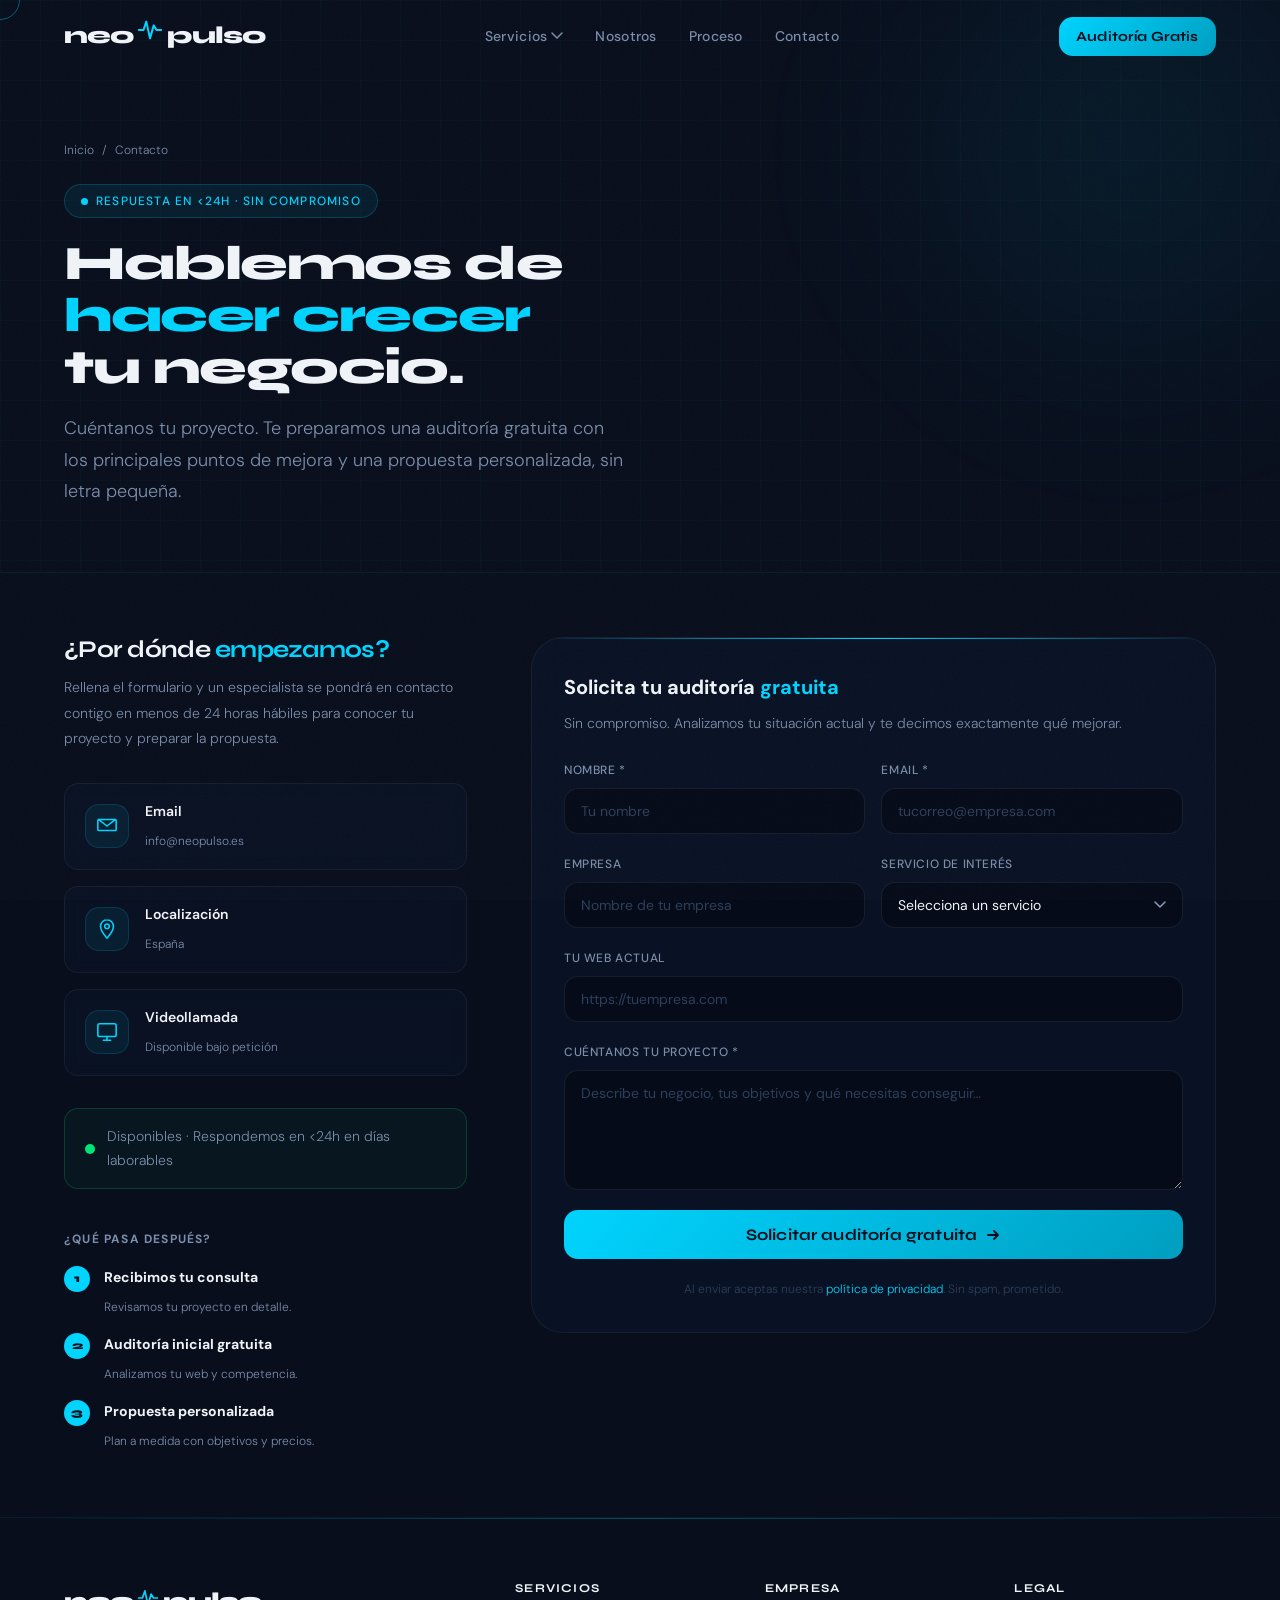
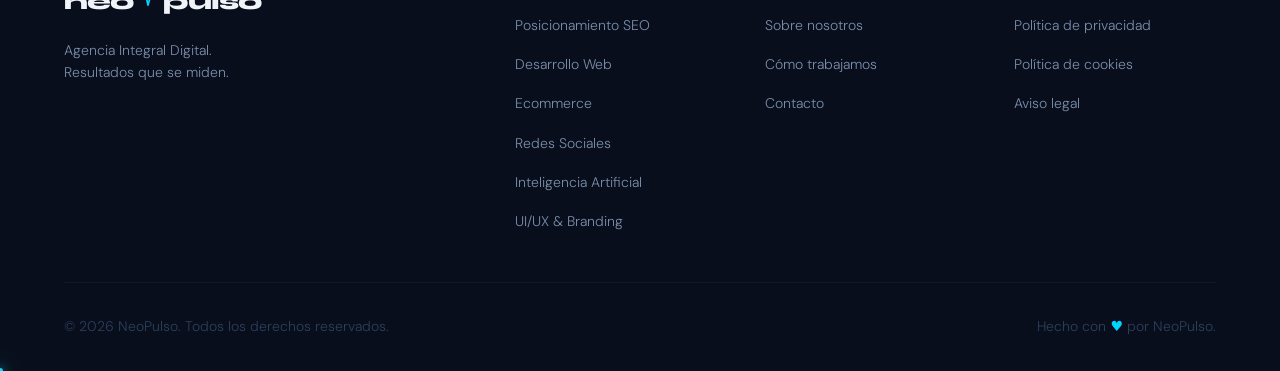
<file: contacto.html>
<!DOCTYPE html>
<html lang="es">
<head>
  <meta charset="UTF-8" /><meta name="viewport" content="width=device-width, initial-scale=1.0" />
  <title>Contacto | Auditoría Gratuita — NeoPulso Agencia Digital</title>
  <meta name="description" content="Contacta con NeoPulso. Solicita tu auditoría gratuita sin compromiso. Te respondemos en menos de 24 horas con una propuesta adaptada a tu negocio." />
  <meta name="keywords" content="contacto agencia marketing digital, auditoría SEO gratuita, presupuesto marketing digital" />
  <link rel="canonical" href="https://www.neopulso.es/contacto" />
  <meta property="og:type" content="website" /><meta property="og:url" content="https://www.neopulso.es/contacto" /><meta property="og:title" content="Contacto — NeoPulso" /><meta property="og:description" content="Solicita tu auditoría gratuita. Te respondemos en menos de 24 horas." /><meta property="og:image" content="https://www.neopulso.es/assets/img/og-image.png" />
  <meta name="robots" content="index, follow" />
  <link rel="icon" rel="icon" type="image/x-icon" href="assets/img/favicon.ico"/>
  <link rel="preconnect" href="https://fonts.googleapis.com" /><link rel="preconnect" href="https://fonts.gstatic.com" crossorigin />
  <link href="https://fonts.googleapis.com/css2?family=Syne:wght@700;800&family=DM+Sans:opsz,wght@9..40,300;9..40,400;9..40,500&display=swap" rel="stylesheet" />
  <link rel="stylesheet" href="assets/css/styles.css" />
  <script type="application/ld+json">
  {"@context":"https://schema.org","@type":"BreadcrumbList","itemListElement":[{"@type":"ListItem","position":1,"name":"Inicio","item":"https://www.neopulso.es/"},{"@type":"ListItem","position":2,"name":"Contacto","item":"https://www.neopulso.es/contacto"}]}
  </script>
</head>
<body>

<div id="site-header-slot"></div>

<main id="main-content">

  <!-- HERO COsNTssssACTO -->
  <section class="contact-page-hero" aria-labelledby="contact-h1">
    <div class="contact-hero-bg" aria-hidden="true">
      <div class="contact-hero-grid"></div>
      <div class="contact-hero-glow"></div>
    </div>
    <div class="container">
      <div class="contact-hero-content">
        <nav class="breadcrumb" aria-label="Ruta de navegación" style="justify-content:flex-start"><a href="/">Inicio</a><span aria-hidden="true">/</span><span aria-current="page">Contacto</span></nav>
        <div class="contact-hero-tag"><span class="pulse-dot" aria-hidden="true"></span>Respuesta en &lt;24h · Sin compromiso</div>
        <h1 id="contact-h1" class="contact-hero-h1">
          Hablemos de<br/><em class="text-cyan">hacer crecer</em><br/>tu negocio.
        </h1>
        <p class="contact-hero-sub">Cuéntanos tu proyecto. Te preparamos una auditoría gratuita con los principales puntos de mejora y una propuesta personalizada, sin letra pequeña.</p>
      </div>
    </div>
  </section>

  <!-- FORMULARIO + INFO -->
  <section class="contact-main">
    <div class="container">
      <div class="contact-grid">

        <!-- Panel info -->
        <aside class="contact-info-panel" aria-label="Información de contacto">
          <h2>¿Por dónde <em class="text-cyan">empezamos?</em></h2>
          <p>Rellena el formulario y un especialista se pondrá en contacto contigo en menos de 24 horas hábiles para conocer tu proyecto y preparar la propuesta.</p>

          <div class="contact-channels" role="list">
            <a href="mailto:info@neopulso.es" class="contact-channel" role="listitem">
              <div class="contact-channel__icon"><svg width="22" height="22" viewBox="0 0 24 24" fill="none"><path d="M3 5h18a1 1 0 0 1 1 1v10a1 1 0 0 1-1 1H3a1 1 0 0 1-1-1V6a1 1 0 0 1 1-1zm0 0 9 7 9-7" stroke="var(--cyan)" stroke-width="1.7" stroke-linecap="round" stroke-linejoin="round"/></svg></div>
              <div><strong>Email</strong><span>info@neopulso.es</span></div>
            </a>
            <div class="contact-channel" role="listitem">
              <div class="contact-channel__icon"><svg width="22" height="22" viewBox="0 0 24 24" fill="none"><path d="M12 2C8.13 2 5 5.13 5 9c0 5.25 7 13 7 13s7-7.75 7-13c0-3.87-3.13-7-7-7z" stroke="var(--cyan)" stroke-width="1.7" stroke-linecap="round" stroke-linejoin="round"/><circle cx="12" cy="9" r="2.5" stroke="var(--cyan)" stroke-width="1.7"/></svg></div>
              <div><strong>Localización</strong><span>España</span></div>
            </div>
            <div class="contact-channel" role="listitem">
              <div class="contact-channel__icon"><svg width="22" height="22" viewBox="0 0 24 24" fill="none"><rect x="2" y="3" width="20" height="14" rx="2" stroke="var(--cyan)" stroke-width="1.7"/><path d="M8 21h8M12 17v4" stroke="var(--cyan)" stroke-width="1.7" stroke-linecap="round"/></svg></div>
              <div><strong>Videollamada</strong><span>Disponible bajo petición</span></div>
            </div>
          </div>

          <div class="availability">
            <span class="avail-dot" aria-hidden="true"></span>
            <span>Disponibles · Respondemos en &lt;24h en días laborables</span>
          </div>

          <!-- Proceso rápido -->
          <div style="margin-top:2.5rem">
            <p style="font-size:var(--xs);font-weight:700;letter-spacing:.1em;text-transform:uppercase;color:var(--muted);margin-bottom:1rem">¿Qué pasa después?</p>
            <ol style="display:flex;flex-direction:column;gap:.875rem;counter-reset:steps;list-style:none">
              <li style="display:flex;gap:.875rem;align-items:flex-start;counter-increment:steps">
                <span style="flex-shrink:0;width:26px;height:26px;border-radius:50%;background:var(--cyan);color:var(--bg);font-family:var(--font-d);font-size:.7rem;font-weight:800;display:flex;align-items:center;justify-content:center">1</span>
                <div><strong style="display:block;font-size:var(--sm);margin-bottom:2px">Recibimos tu consulta</strong><span style="font-size:var(--xs);color:var(--muted)">Revisamos tu proyecto en detalle.</span></div>
              </li>
              <li style="display:flex;gap:.875rem;align-items:flex-start;counter-increment:steps">
                <span style="flex-shrink:0;width:26px;height:26px;border-radius:50%;background:var(--cyan);color:var(--bg);font-family:var(--font-d);font-size:.7rem;font-weight:800;display:flex;align-items:center;justify-content:center">2</span>
                <div><strong style="display:block;font-size:var(--sm);margin-bottom:2px">Auditoría inicial gratuita</strong><span style="font-size:var(--xs);color:var(--muted)">Analizamos tu web y competencia.</span></div>
              </li>
              <li style="display:flex;gap:.875rem;align-items:flex-start;counter-increment:steps">
                <span style="flex-shrink:0;width:26px;height:26px;border-radius:50%;background:var(--cyan);color:var(--bg);font-family:var(--font-d);font-size:.7rem;font-weight:800;display:flex;align-items:center;justify-content:center">3</span>
                <div><strong style="display:block;font-size:var(--sm);margin-bottom:2px">Propuesta personalizada</strong><span style="font-size:var(--xs);color:var(--muted)">Plan a medida con objetivos y precios.</span></div>
              </li>
            </ol>
          </div>
        </aside>

        <!-- Formulario -->
        <div class="contact-form-wrap">
          <p class="form-title">Solicita tu auditoría <em class="text-cyan">gratuita</em></p>
          <p class="form-subtitle">Sin compromiso. Analizamos tu situación actual y te decimos exactamente qué mejorar.</p>

          <form class="contact-form" id="contact-form" novalidate aria-label="Formulario de contacto">
            <div class="fg-row">
              <div class="fg"><label for="name">Nombre *</label><input type="text" id="name" name="name" required autocomplete="name" placeholder="Tu nombre" /></div>
              <div class="fg"><label for="email">Email *</label><input type="email" id="email" name="email" required autocomplete="email" placeholder="tucorreo@empresa.com" /></div>
            </div>
            <div class="fg-row">
              <div class="fg"><label for="company">Empresa</label><input type="text" id="company" name="company" placeholder="Nombre de tu empresa" /></div>
              <div class="fg"><label for="service">Servicio de interés</label>
                <select id="service" name="service">
                  <option value="">Selecciona un servicio</option>
                  <option value="seo">Posicionamiento SEO</option>
                  <option value="web">Desarrollo Web</option>
                  <option value="agencia-ecommerce">Ecommerce</option>
                  <option value="rrss">Redes Sociales</option>
                  <option value="ia">Inteligencia Artificial</option>
                  <option value="branding">Diseño UI/UX &amp; Branding</option>
                  <option value="360">Marketing 360°</option>
                </select>
              </div>
            </div>
            <div class="fg"><label for="web-url">Tu web actual</label><input type="url" id="web-url" name="web_url" placeholder="https://tuempresa.com" /></div>
            <div class="fg"><label for="message">Cuéntanos tu proyecto *</label><textarea id="message" name="message" required rows="5" placeholder="Describe tu negocio, tus objetivos y qué necesitas conseguir…"></textarea></div>
            <!-- Honeypot -->
            <div class="fg fg--honey" aria-hidden="true"><label for="website">Website</label><input type="text" id="website" name="website" tabindex="-1" autocomplete="off" /></div>
            <button type="submit" class="btn btn-primary btn-lg btn-full" id="submit-btn">
              Solicitar auditoría gratuita
              <svg width="16" height="16" viewBox="0 0 16 16" fill="none" aria-hidden="true"><path d="M3 8h10M9 4l4 4-4 4" stroke="currentColor" stroke-width="1.8" stroke-linecap="round" stroke-linejoin="round"/></svg>
            </button>
            <p class="form-legal">Al enviar aceptas nuestra <a href="privacidad">política de privacidad</a>. Sin spam, prometido.</p>
            <div class="form-success" id="form-success" role="alert" aria-live="polite" hidden>
              <svg width="22" height="22" viewBox="0 0 24 24" fill="none" aria-hidden="true"><circle cx="12" cy="12" r="10" stroke="var(--cyan)" stroke-width="2"/><path d="M7 12l3 3 7-7" stroke="var(--cyan)" stroke-width="2" stroke-linecap="round" stroke-linejoin="round"/></svg>
              <div><strong>¡Mensaje recibido!</strong> Te contactamos en menos de 24 horas.</div>
            </div>
          </form>
        </div>

      </div>
    </div>
  </section>

</main>

<div id="site-footer-slot"></div>


<script src="assets/js/partials.js"></script>
<script src="assets/js/script.js" defer></script>

</body>
</html>
</file>
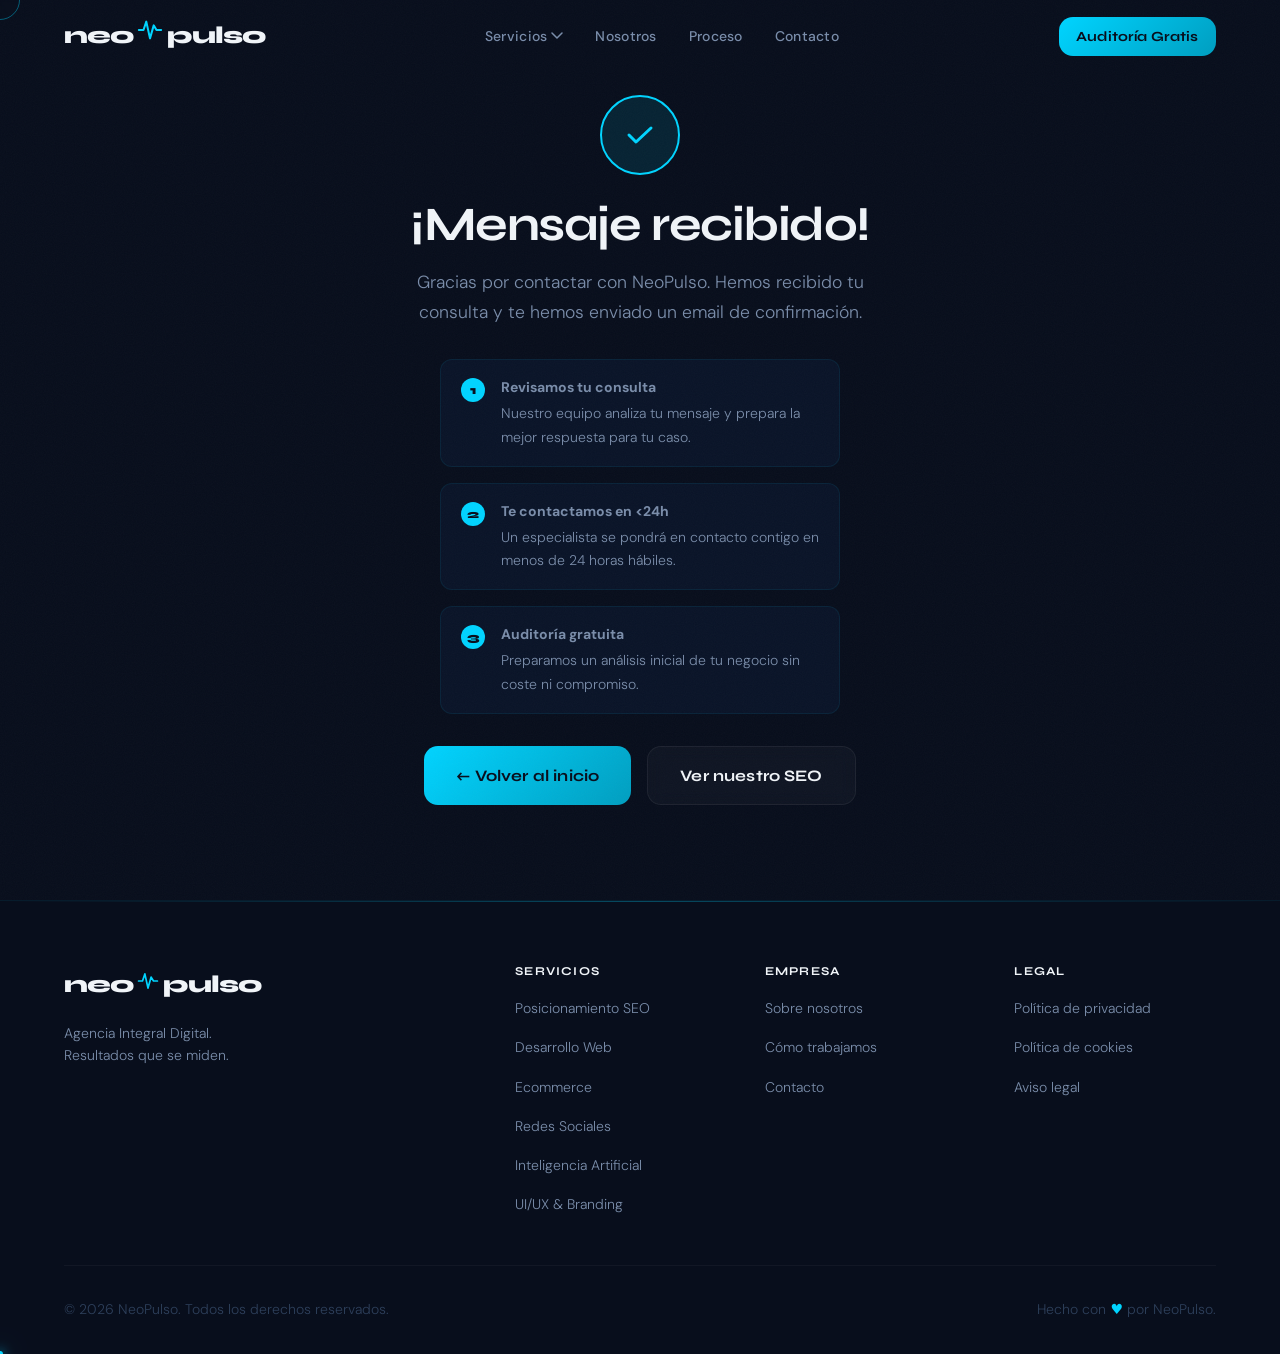
<file: gracias.html>
<!DOCTYPE html>
<html lang="es">
<head>
  <meta charset="UTF-8" /><meta name="viewport" content="width=device-width, initial-scale=1.0" />
  <title>¡Mensaje recibido! — NeoPulso</title>
  <meta name="robots" content="noindex, nofollow" />
  <link rel="icon" type="image/png" href="assets/img/logo-neopulso.png" />
  <link rel="preconnect" href="https://fonts.googleapis.com" /><link rel="preconnect" href="https://fonts.gstatic.com" crossorigin />
  <link href="https://fonts.googleapis.com/css2?family=Syne:wght@700;800&family=DM+Sans:opsz,wght@9..40,300;9..40,400&display=swap" rel="stylesheet" />
  <link rel="stylesheet" href="assets/css/styles.css" />
  <style>
    .thanks-page { min-height: 100svh; display:flex; align-items:center; justify-content:center; text-align:center; padding: 2rem; }
    .thanks-icon { width:80px; height:80px; background: rgba(0,212,255,.1); border: 2px solid var(--cyan); border-radius:50%; display:flex; align-items:center; justify-content:center; margin: 0 auto 1.5rem; }
    .thanks-title { font-size: clamp(1.8rem, 4vw, 3rem); margin-bottom: 1rem; }
    .thanks-desc  { color: var(--muted); font-size: 1.1rem; max-width: 520px; margin: 0 auto 2rem; line-height: 1.7; }
    .thanks-actions { display:flex; gap:1rem; justify-content:center; flex-wrap:wrap; }
    .thanks-steps { display:flex; flex-direction:column; gap:1rem; max-width:400px; margin: 2rem auto; }
    .thanks-step { display:flex; gap:1rem; align-items:flex-start; text-align:left; background: var(--bg-card); border: 1px solid var(--border); border-radius: 12px; padding:1rem 1.25rem; }
    .thanks-step__num { font-family: var(--font-d); font-size:.75rem; font-weight:800; color: var(--bg); background: var(--cyan); width:24px; height:24px; border-radius:50%; display:flex; align-items:center; justify-content:center; flex-shrink:0; margin-top:2px; }
    .thanks-step p { font-size:.875rem; color: var(--muted); margin:0; }
    .thanks-step strong { display:block; margin-bottom:2px; }
  </style>
</head>
<body>
<div id="site-header-slot"></div>
<!--  -->
<div class="thanks-page">
  <div>
    <div class="thanks-icon" aria-hidden="true">
      <svg width="36" height="36" viewBox="0 0 36 36" fill="none"><path d="M7 18l7 7L29 11" stroke="var(--cyan)" stroke-width="3" stroke-linecap="round" stroke-linejoin="round"/></svg>
    </div>
    <h1 class="thanks-title">¡Mensaje recibido!</h1>
    <p class="thanks-desc">Gracias por contactar con NeoPulso. Hemos recibido tu consulta y te hemos enviado un email de confirmación.</p>

    <div class="thanks-steps">
      <div class="thanks-step"><span class="thanks-step__num">1</span><p><strong>Revisamos tu consulta</strong>Nuestro equipo analiza tu mensaje y prepara la mejor respuesta para tu caso.</p></div>
      <div class="thanks-step"><span class="thanks-step__num">2</span><p><strong>Te contactamos en &lt;24h</strong>Un especialista se pondrá en contacto contigo en menos de 24 horas hábiles.</p></div>
      <div class="thanks-step"><span class="thanks-step__num">3</span><p><strong>Auditoría gratuita</strong>Preparamos un análisis inicial de tu negocio sin coste ni compromiso.</p></div>
    </div>

    <div class="thanks-actions">
      <a href="/" class="btn btn-primary btn-lg">← Volver al inicio</a>
      <a href="agencia-seo" class="btn btn-ghost btn-lg">Ver nuestro SEO</a>
    </div>
  </div>
</div>

<!--  -->

<div id="site-footer-slot"></div>

<script src="assets/js/partials.js"></script>
<script src="assets/js/script.js" defer></script>

</body>
</html>
</file>
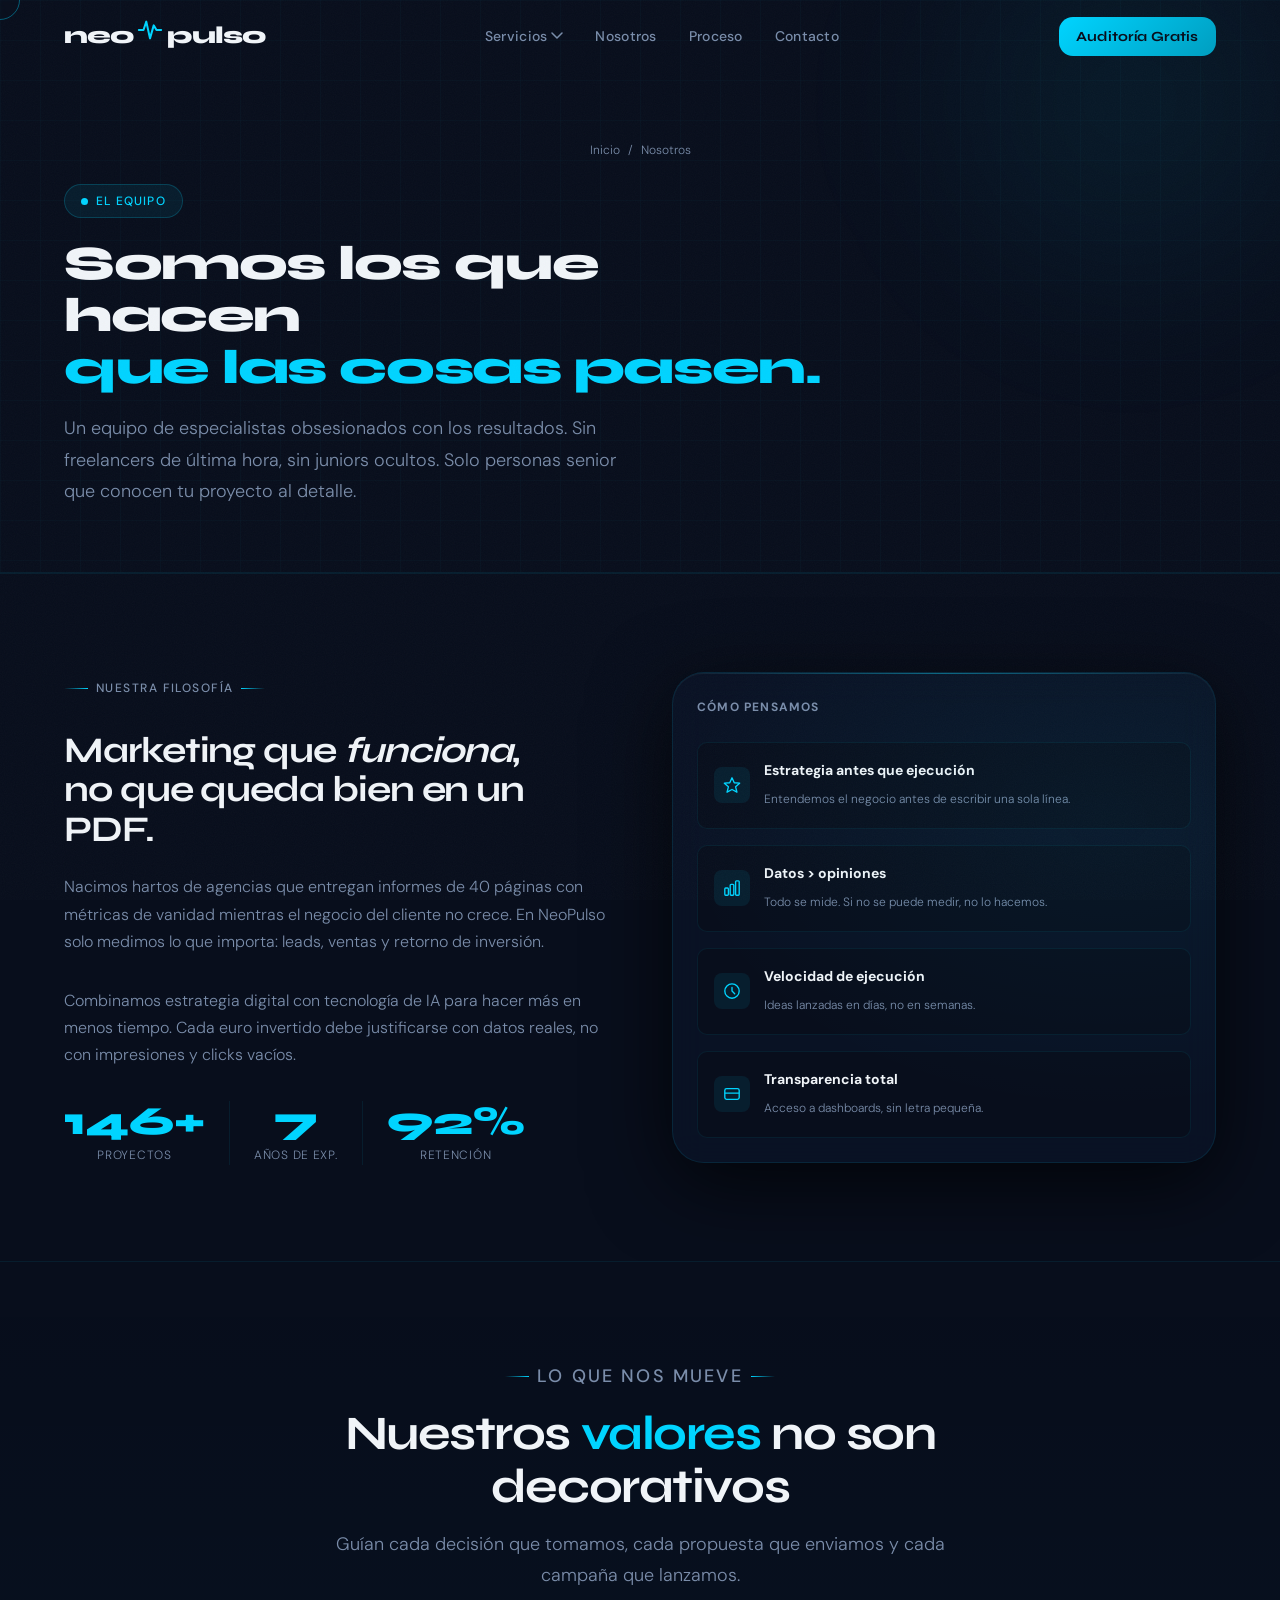
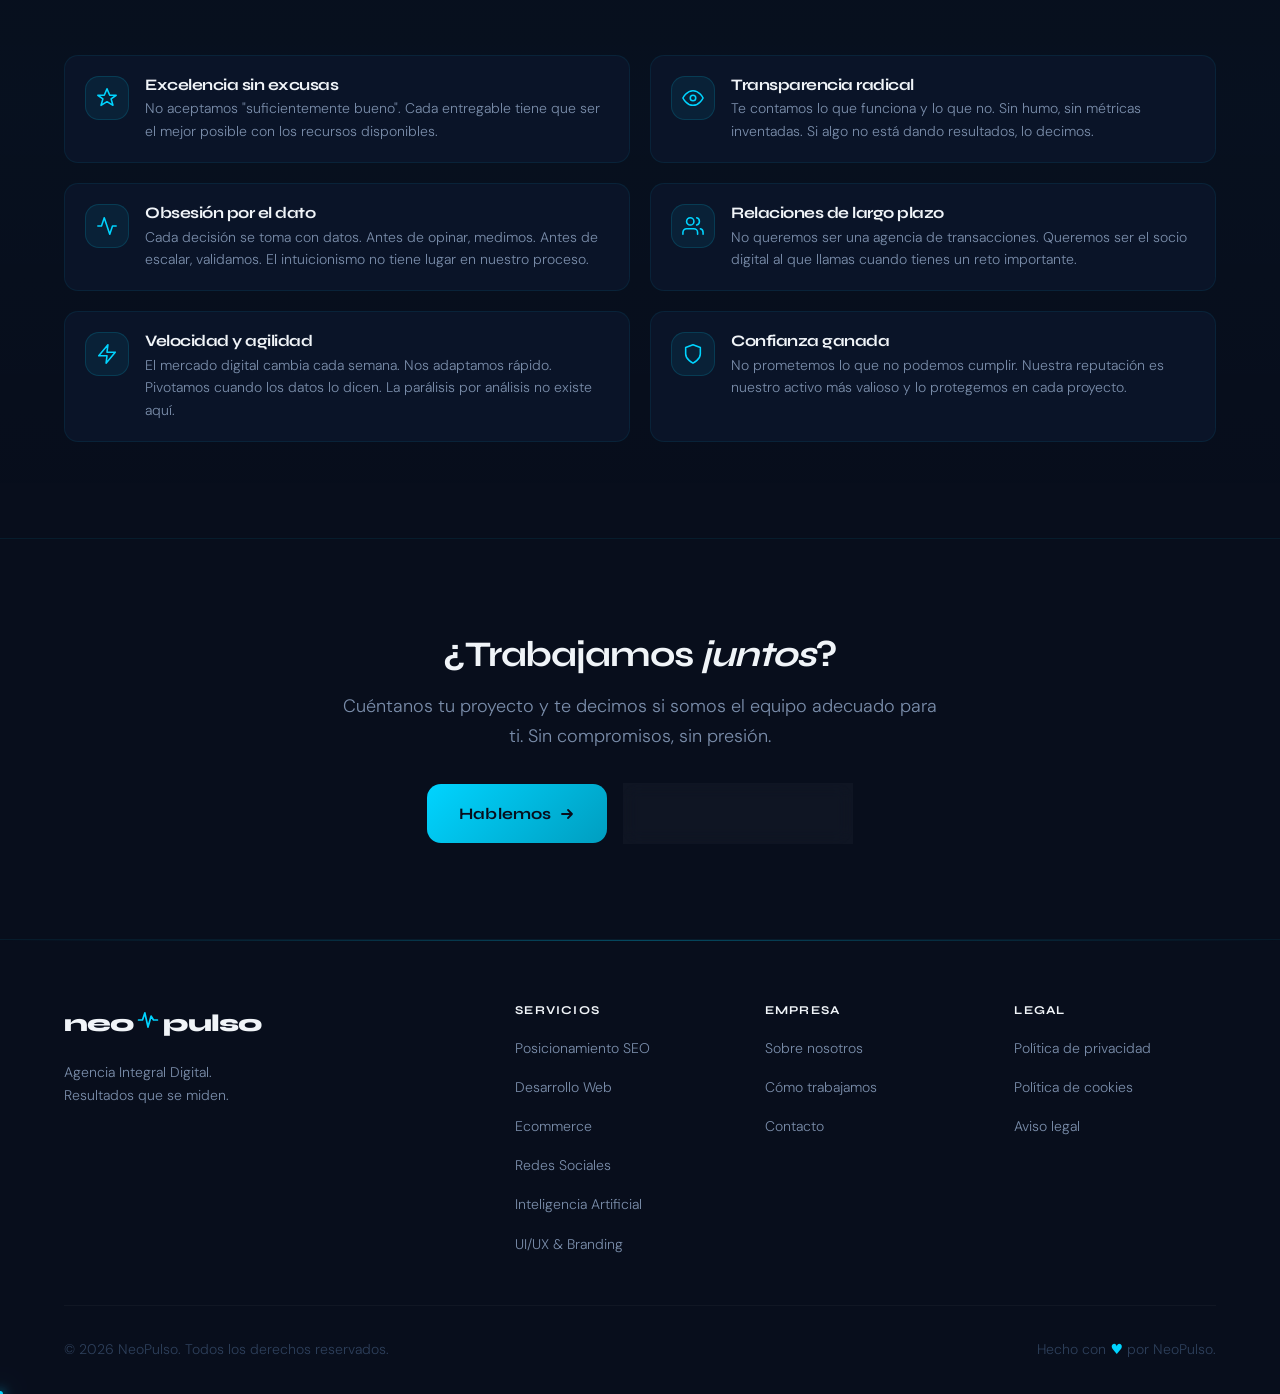
<file: nosotros.html>
<!DOCTYPE html>
<html lang="es">
<head>
  <meta charset="UTF-8"/><meta name="viewport" content="width=device-width,initial-scale=1.0"/>
  <title>Nosotros | El equipo detrás de NeoPulso — Agencia Digital</title>
  <meta name="description" content="Conoce al equipo de NeoPulso. Especialistas en marketing digital, SEO, desarrollo web e inteligencia artificial con resultados medibles y sin bullshit."/>
  <meta name="keywords" content="equipo agencia digital, especialistas marketing digital, consultores SEO, agencia marketing equipo"/>
  <link rel="canonical" href="https://www.neopulso.es/nosotros"/>
  <meta property="og:type" content="website"/>
  <meta property="og:url" content="https://www.neopulso.es/nosotros"/>
  <meta property="og:title" content="Nosotros — NeoPulso"/>
  <meta property="og:description" content="El equipo detrás de NeoPulso. Especialistas que trabajan como extensión de tu empresa."/>
  <meta property="og:image" content="https://www.neopulso.es/assets/img/og-image.png"/>
  <meta name="robots" content="index,follow"/>
  <link rel="icon" rel="icon" type="image/x-icon" href="assets/img/favicon.ico"/>
  <link rel="preconnect" href="https://fonts.googleapis.com"/>
  <link rel="preconnect" href="https://fonts.gstatic.com" crossorigin/>
  <link href="https://fonts.googleapis.com/css2?family=Syne:wght@700;800&family=DM+Sans:opsz,wght@9..40,300;9..40,400;9..40,500&display=swap" rel="stylesheet"/>
  <link rel="stylesheet" href="assets/css/styles.css"/>
  <script type="application/ld+json">
  {"@context":"https://schema.org","@type":"BreadcrumbList","itemListElement":[{"@type":"ListItem","position":1,"name":"Inicio","item":"https://www.neopulso.es/"},{"@type":"ListItem","position":2,"name":"Nosotros","item":"https://www.neopulso.es/nosotros"}]}
  </script>
</head>
<body>

<div id="site-header-slot"></div>

<main id="main-content">

  <!-- HERsO -->
  <section class="page-hero" aria-labelledby="about-h1">
    <div class="page-hero-bg" aria-hidden="true">
      <div class="page-hero-grid"></div>
      <div class="page-hero-glow"></div>
    </div>
    <div class="container">
      <nav class="breadcrumb" aria-label="Ruta de navegación">
        <a href="/">Inicio</a><span aria-hidden="true">/</span><span aria-current="page">Nosotros</span>
      </nav>
      <div class="page-hero-content">
        <div class="page-hero-tag"><span class="pulse-dot" aria-hidden="true"></span>El equipo</div>
        <h1 id="about-h1">Somos los que hacen<br/><em class="text-cyan">que las cosas pasen.</em></h1>
        <p class="page-hero-sub">Un equipo de especialistas obsesionados con los resultados. Sin freelancers de última hora, sin juniors ocultos. Solo personas senior que conocen tu proyecto al detalle.</p>
      </div>
    </div>
  </section>

  <!-- MANIFIESTO -->
  <section class="section-border" aria-labelledby="manif-h2">
    <div class="container">
      <div class="why-inner">
        <div class="why-content">
          <p class="sh__eye">Nuestra filosofía</p>
          <h2 id="manif-h2">Marketing que <em>funciona</em>,<br/>no que queda bien en un PDF.</h2>
          <p>Nacimos hartos de agencias que entregan informes de 40 páginas con métricas de vanidad mientras el negocio del cliente no crece. En NeoPulso solo medimos lo que importa: leads, ventas y retorno de inversión.</p>
          <p style="color:var(--muted);margin-top:1rem">Combinamos estrategia digital con tecnología de IA para hacer más en menos tiempo. Cada euro invertido debe justificarse con datos reales, no con impresiones y clicks vacíos.</p>
          <div style="margin-top:2rem;display:flex;gap:1.5rem;flex-wrap:wrap">
            <div style="text-align:center">
              <div style="font-family:var(--font-d);font-size:2.5rem;font-weight:800;color:var(--cyan);line-height:1"><span data-target="150">0</span>+</div>
              <div style="font-size:.75rem;color:var(--muted);text-transform:uppercase;letter-spacing:.06em;margin-top:.25rem">Proyectos</div>
            </div>
            <div style="width:1px;background:var(--border)"></div>
            <div style="text-align:center">
              <div style="font-family:var(--font-d);font-size:2.5rem;font-weight:800;color:var(--cyan);line-height:1"><span data-target="7">0</span></div>
              <div style="font-size:.75rem;color:var(--muted);text-transform:uppercase;letter-spacing:.06em;margin-top:.25rem">Años de exp.</div>
            </div>
            <div style="width:1px;background:var(--border)"></div>
            <div style="text-align:center">
              <div style="font-family:var(--font-d);font-size:2.5rem;font-weight:800;color:var(--cyan);line-height:1"><span data-target="94">0</span>%</div>
              <div style="font-size:.75rem;color:var(--muted);text-transform:uppercase;letter-spacing:.06em;margin-top:.25rem">Retención</div>
            </div>
          </div>
        </div>

        <!-- Panel decorativo -->
        <div class="metrics-panel" style="position:relative;overflow:hidden">
          <div style="position:absolute;inset:0;background:radial-gradient(ellipse 80% 60% at 80% 30%,rgba(0,212,255,.05),transparent);pointer-events:none"></div>
          <p style="font-size:.75rem;font-weight:700;letter-spacing:.1em;text-transform:uppercase;color:var(--muted);margin-bottom:1.5rem">Cómo pensamos</p>
          <div style="display:flex;flex-direction:column;gap:1rem">
            <div style="display:flex;align-items:center;gap:.875rem;padding:1rem;background:var(--bg);border:1px solid var(--border);border-radius:10px">
              <span style="width:36px;height:36px;border-radius:8px;background:rgba(0,212,255,.08);display:flex;align-items:center;justify-content:center;flex-shrink:0">
                <svg width="18" height="18" viewBox="0 0 20 20" fill="none"><path d="M10 2l2.5 5.5 6 .5-4.5 4 1.5 6L10 15l-5.5 3 1.5-6L1.5 8l6-.5z" stroke="var(--cyan)" stroke-width="1.5" stroke-linecap="round" stroke-linejoin="round"/></svg>
              </span>
              <div><strong style="display:block;font-size:.875rem;margin-bottom:2px">Estrategia antes que ejecución</strong><span style="font-size:.75rem;color:var(--muted)">Entendemos el negocio antes de escribir una sola línea.</span></div>
            </div>
            <div style="display:flex;align-items:center;gap:.875rem;padding:1rem;background:var(--bg);border:1px solid var(--border);border-radius:10px">
              <span style="width:36px;height:36px;border-radius:8px;background:rgba(0,212,255,.08);display:flex;align-items:center;justify-content:center;flex-shrink:0">
                <svg width="18" height="18" viewBox="0 0 20 20" fill="none"><rect x="2" y="10" width="4" height="8" rx="1" stroke="var(--cyan)" stroke-width="1.5"/><rect x="8" y="6" width="4" height="12" rx="1" stroke="var(--cyan)" stroke-width="1.5"/><rect x="14" y="2" width="4" height="16" rx="1" stroke="var(--cyan)" stroke-width="1.5"/></svg>
              </span>
              <div><strong style="display:block;font-size:.875rem;margin-bottom:2px">Datos > opiniones</strong><span style="font-size:.75rem;color:var(--muted)">Todo se mide. Si no se puede medir, no lo hacemos.</span></div>
            </div>
            <div style="display:flex;align-items:center;gap:.875rem;padding:1rem;background:var(--bg);border:1px solid var(--border);border-radius:10px">
              <span style="width:36px;height:36px;border-radius:8px;background:rgba(0,212,255,.08);display:flex;align-items:center;justify-content:center;flex-shrink:0">
                <svg width="18" height="18" viewBox="0 0 20 20" fill="none"><circle cx="10" cy="10" r="8" stroke="var(--cyan)" stroke-width="1.5"/><path d="M10 6v4l3 3" stroke="var(--cyan)" stroke-width="1.5" stroke-linecap="round"/></svg>
              </span>
              <div><strong style="display:block;font-size:.875rem;margin-bottom:2px">Velocidad de ejecución</strong><span style="font-size:.75rem;color:var(--muted)">Ideas lanzadas en días, no en semanas.</span></div>
            </div>
            <div style="display:flex;align-items:center;gap:.875rem;padding:1rem;background:var(--bg);border:1px solid var(--border);border-radius:10px">
              <span style="width:36px;height:36px;border-radius:8px;background:rgba(0,212,255,.08);display:flex;align-items:center;justify-content:center;flex-shrink:0">
                <svg width="18" height="18" viewBox="0 0 20 20" fill="none"><path d="M16 4H4a2 2 0 0 0-2 2v8a2 2 0 0 0 2 2h12a2 2 0 0 0 2-2V6a2 2 0 0 0-2-2z" stroke="var(--cyan)" stroke-width="1.5"/><path d="M2 9h16" stroke="var(--cyan)" stroke-width="1.5"/></svg>
              </span>
              <div><strong style="display:block;font-size:.875rem;margin-bottom:2px">Transparencia total</strong><span style="font-size:.75rem;color:var(--muted)">Acceso a dashboards, sin letra pequeña.</span></div>
            </div>
          </div>
        </div>
      </div>
    </div>
  </section>

  <!-- VALORES -->
  <section class="section-border" aria-labelledby="values-h2" style="background:linear-gradient(180deg,transparent,rgba(0,212,255,.015),transparent)">
    <div class="container">
      <header class="sh">
        <p class="sh__eye">Lo que nos mueve</p>
        <h2 id="values-h2">Nuestros <em>valores</em> no son decorativos</h2>
        <p>Guían cada decisión que tomamos, cada propuesta que enviamos y cada campaña que lanzamos.</p>
      </header>
      <div class="values-grid">
        <div class="value-item">
          <div class="value-icon"><svg width="22" height="22" viewBox="0 0 24 24" fill="none"><path d="M12 2l3 7h7l-5.5 4 2 7L12 16l-6.5 4 2-7L2 9h7z" stroke="var(--cyan)" stroke-width="1.7" stroke-linecap="round" stroke-linejoin="round"/></svg></div>
          <div><h3>Excelencia sin excusas</h3><p>No aceptamos "suficientemente bueno". Cada entregable tiene que ser el mejor posible con los recursos disponibles.</p></div>
        </div>
        <div class="value-item">
          <div class="value-icon"><svg width="22" height="22" viewBox="0 0 24 24" fill="none"><path d="M1 12s4-8 11-8 11 8 11 8-4 8-11 8-11-8-11-8z" stroke="var(--cyan)" stroke-width="1.7" stroke-linecap="round"/><circle cx="12" cy="12" r="3" stroke="var(--cyan)" stroke-width="1.7"/></svg></div>
          <div><h3>Transparencia radical</h3><p>Te contamos lo que funciona y lo que no. Sin humo, sin métricas inventadas. Si algo no está dando resultados, lo decimos.</p></div>
        </div>
        <div class="value-item">
          <div class="value-icon"><svg width="22" height="22" viewBox="0 0 24 24" fill="none"><polyline points="22 12 18 12 15 21 9 3 6 12 2 12" stroke="var(--cyan)" stroke-width="1.7" stroke-linecap="round" stroke-linejoin="round"/></svg></div>
          <div><h3>Obsesión por el dato</h3><p>Cada decisión se toma con datos. Antes de opinar, medimos. Antes de escalar, validamos. El intuicionismo no tiene lugar en nuestro proceso.</p></div>
        </div>
        <div class="value-item">
          <div class="value-icon"><svg width="22" height="22" viewBox="0 0 24 24" fill="none"><path d="M17 21v-2a4 4 0 0 0-4-4H5a4 4 0 0 0-4 4v2" stroke="var(--cyan)" stroke-width="1.7" stroke-linecap="round"/><circle cx="9" cy="7" r="4" stroke="var(--cyan)" stroke-width="1.7"/><path d="M23 21v-2a4 4 0 0 0-3-3.87M16 3.13a4 4 0 0 1 0 7.75" stroke="var(--cyan)" stroke-width="1.7" stroke-linecap="round"/></svg></div>
          <div><h3>Relaciones de largo plazo</h3><p>No queremos ser una agencia de transacciones. Queremos ser el socio digital al que llamas cuando tienes un reto importante.</p></div>
        </div>
        <div class="value-item">
          <div class="value-icon"><svg width="22" height="22" viewBox="0 0 24 24" fill="none"><polygon points="13 2 3 14 12 14 11 22 21 10 12 10 13 2" stroke="var(--cyan)" stroke-width="1.7" stroke-linecap="round" stroke-linejoin="round"/></svg></div>
          <div><h3>Velocidad y agilidad</h3><p>El mercado digital cambia cada semana. Nos adaptamos rápido. Pivotamos cuando los datos lo dicen. La parálisis por análisis no existe aquí.</p></div>
        </div>
        <div class="value-item">
          <div class="value-icon"><svg width="22" height="22" viewBox="0 0 24 24" fill="none"><path d="M12 22s8-4 8-10V5l-8-3-8 3v7c0 6 8 10 8 10z" stroke="var(--cyan)" stroke-width="1.7" stroke-linecap="round" stroke-linejoin="round"/></svg></div>
          <div><h3>Confianza ganada</h3><p>No prometemos lo que no podemos cumplir. Nuestra reputación es nuestro activo más valioso y lo protegemos en cada proyecto.</p></div>
        </div>
      </div>
    </div>
  </section>

  <!-- CTA -->
  <section class="cta-banner section-border">
    <div class="container">
      <h2>¿Trabajamos <em>juntos</em>?</h2>
      <p>Cuéntanos tu proyecto y te decimos si somos el equipo adecuado para ti. Sin compromisos, sin presión.</p>
      <div class="cta-btns">
        <a href="contacto" class="btn btn-primary btn-lg">Hablemos <svg width="16" height="16" viewBox="0 0 16 16" fill="none" aria-hidden="true"><path d="M3 8h10M9 4l4 4-4 4" stroke="currentColor" stroke-width="1.8" stroke-linecap="round" stroke-linejoin="round"/></svg></a>
        <a href="proceso" class="btn btn-ghost btn-lg">Cómo trabajamos</a>
      </div>
    </div>
  </section>

</main>

<div id="site-footer-slot"></div>
<script src="assets/js/partials.js"></script>
<script src="assets/js/script.js" defer></script>
</body>
</html>
</file>
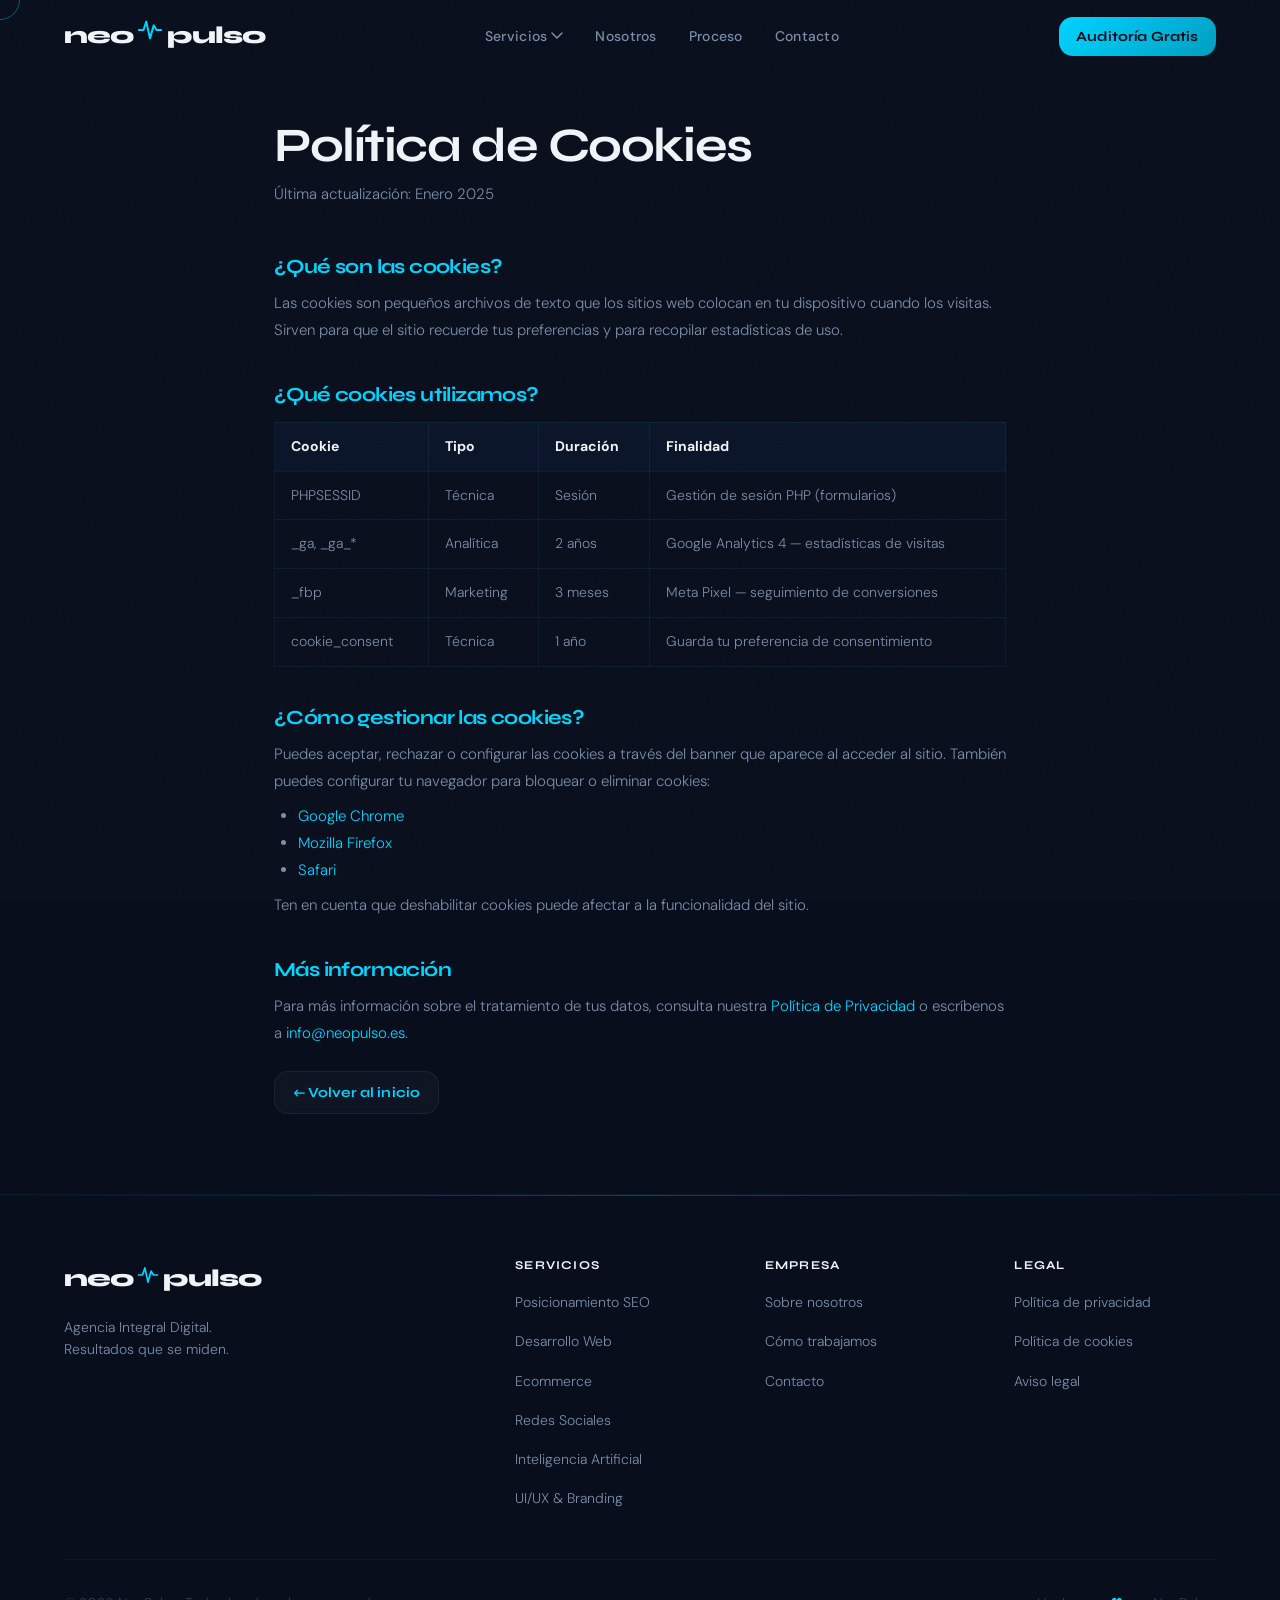
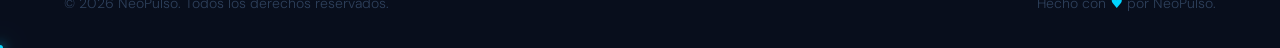
<file: politica-cookies.html>
<!DOCTYPE html><html lang="es"><head><meta charset="UTF-8"/><meta name="viewport" content="width=device-width,initial-scale=1.0"/><title>Política de Cookies — NeoPulso</title><meta name="robots" content="noindex,follow"/><link rel="canonical" href="https://www.neopulso.es/cookies"/><link rel="icon" type="image/png" href="assets/img/logo-neopulso.png"/><link rel="preconnect" href="https://fonts.googleapis.com"/><link rel="preconnect" href="https://fonts.gstatic.com" crossorigin/><link href="https://fonts.googleapis.com/css2?family=Syne:wght@700;800&family=DM+Sans:opsz,wght@9..40,300;9..40,400&display=swap" rel="stylesheet"/><link rel="stylesheet" href="assets/css/styles.css"/><style>.legal-wrap{max-width:780px;margin-inline:auto;padding-top:120px;padding-bottom:5rem}.legal-wrap h1{font-size:clamp(2rem,5vw,3rem);margin-bottom:.5rem}.legal-updated{font-size:.875rem;color:var(--muted);margin-bottom:3rem}.legal-wrap h2{font-size:1.25rem;margin:2.5rem 0 .75rem;color:var(--cyan)}.legal-wrap p,.legal-wrap li{font-size:.9375rem;color:var(--muted);line-height:1.8}.legal-wrap a{color:var(--cyan)}.legal-wrap ul{padding-left:1.5rem;margin:.5rem 0}.legal-wrap ul li{list-style:disc}table.legal-table{width:100%;border-collapse:collapse;margin:1rem 0;font-size:.875rem}table.legal-table th{background:var(--bg-card);color:var(--white);padding:.75rem 1rem;text-align:left;border:1px solid var(--border)}table.legal-table td{padding:.75rem 1rem;border:1px solid var(--border);color:var(--muted);vertical-align:top}</style></head>
<body><div id="site-header-slot"></div>
<main><div class="container legal-wrap">
<h1>Política de Cookies</h1><p class="legal-updated">Última actualización: Enero 2025</p>
<h2>¿Qué son las cookies?</h2><p>Las cookies son pequeños archivos de texto que los sitios web colocan en tu dispositivo cuando los visitas. Sirven para que el sitio recuerde tus preferencias y para recopilar estadísticas de uso.</p>
<h2>¿Qué cookies utilizamos?</h2>
<table class="legal-table"><thead><tr><th>Cookie</th><th>Tipo</th><th>Duración</th><th>Finalidad</th></tr></thead><tbody>
<tr><td>PHPSESSID</td><td>Técnica</td><td>Sesión</td><td>Gestión de sesión PHP (formularios)</td></tr>
<tr><td>_ga, _ga_*</td><td>Analítica</td><td>2 años</td><td>Google Analytics 4 — estadísticas de visitas</td></tr>
<tr><td>_fbp</td><td>Marketing</td><td>3 meses</td><td>Meta Pixel — seguimiento de conversiones</td></tr>
<tr><td>cookie_consent</td><td>Técnica</td><td>1 año</td><td>Guarda tu preferencia de consentimiento</td></tr>
</tbody></table>
<h2>¿Cómo gestionar las cookies?</h2><p>Puedes aceptar, rechazar o configurar las cookies a través del banner que aparece al acceder al sitio. También puedes configurar tu navegador para bloquear o eliminar cookies:</p>
<ul><li><a href="https://support.google.com/chrome/answer/95647" target="_blank" rel="noopener noreferrer">Google Chrome</a></li><li><a href="https://support.mozilla.org/es/kb/habilitar-y-deshabilitar-cookies-sitios-web-rastrear-preferencias" target="_blank" rel="noopener noreferrer">Mozilla Firefox</a></li><li><a href="https://support.apple.com/es-es/guide/safari/sfri11471/mac" target="_blank" rel="noopener noreferrer">Safari</a></li></ul>
<p>Ten en cuenta que deshabilitar cookies puede afectar a la funcionalidad del sitio.</p>
<h2>Más información</h2><p>Para más información sobre el tratamiento de tus datos, consulta nuestra <a href="privacidad">Política de Privacidad</a> o escríbenos a <a href="mailto:info@neopulso.es">info@neopulso.es</a>.</p>
<p><a href="/" class="btn btn-ghost btn-sm" style="margin-top:1.5rem">← Volver al inicio</a></p>
</div></main>
<div id="site-footer-slot"></div>

<script src="assets/js/partials.js"></script>
<script src="assets/js/script.js" defer></script>

</body></html>
<!--  -->
</file>
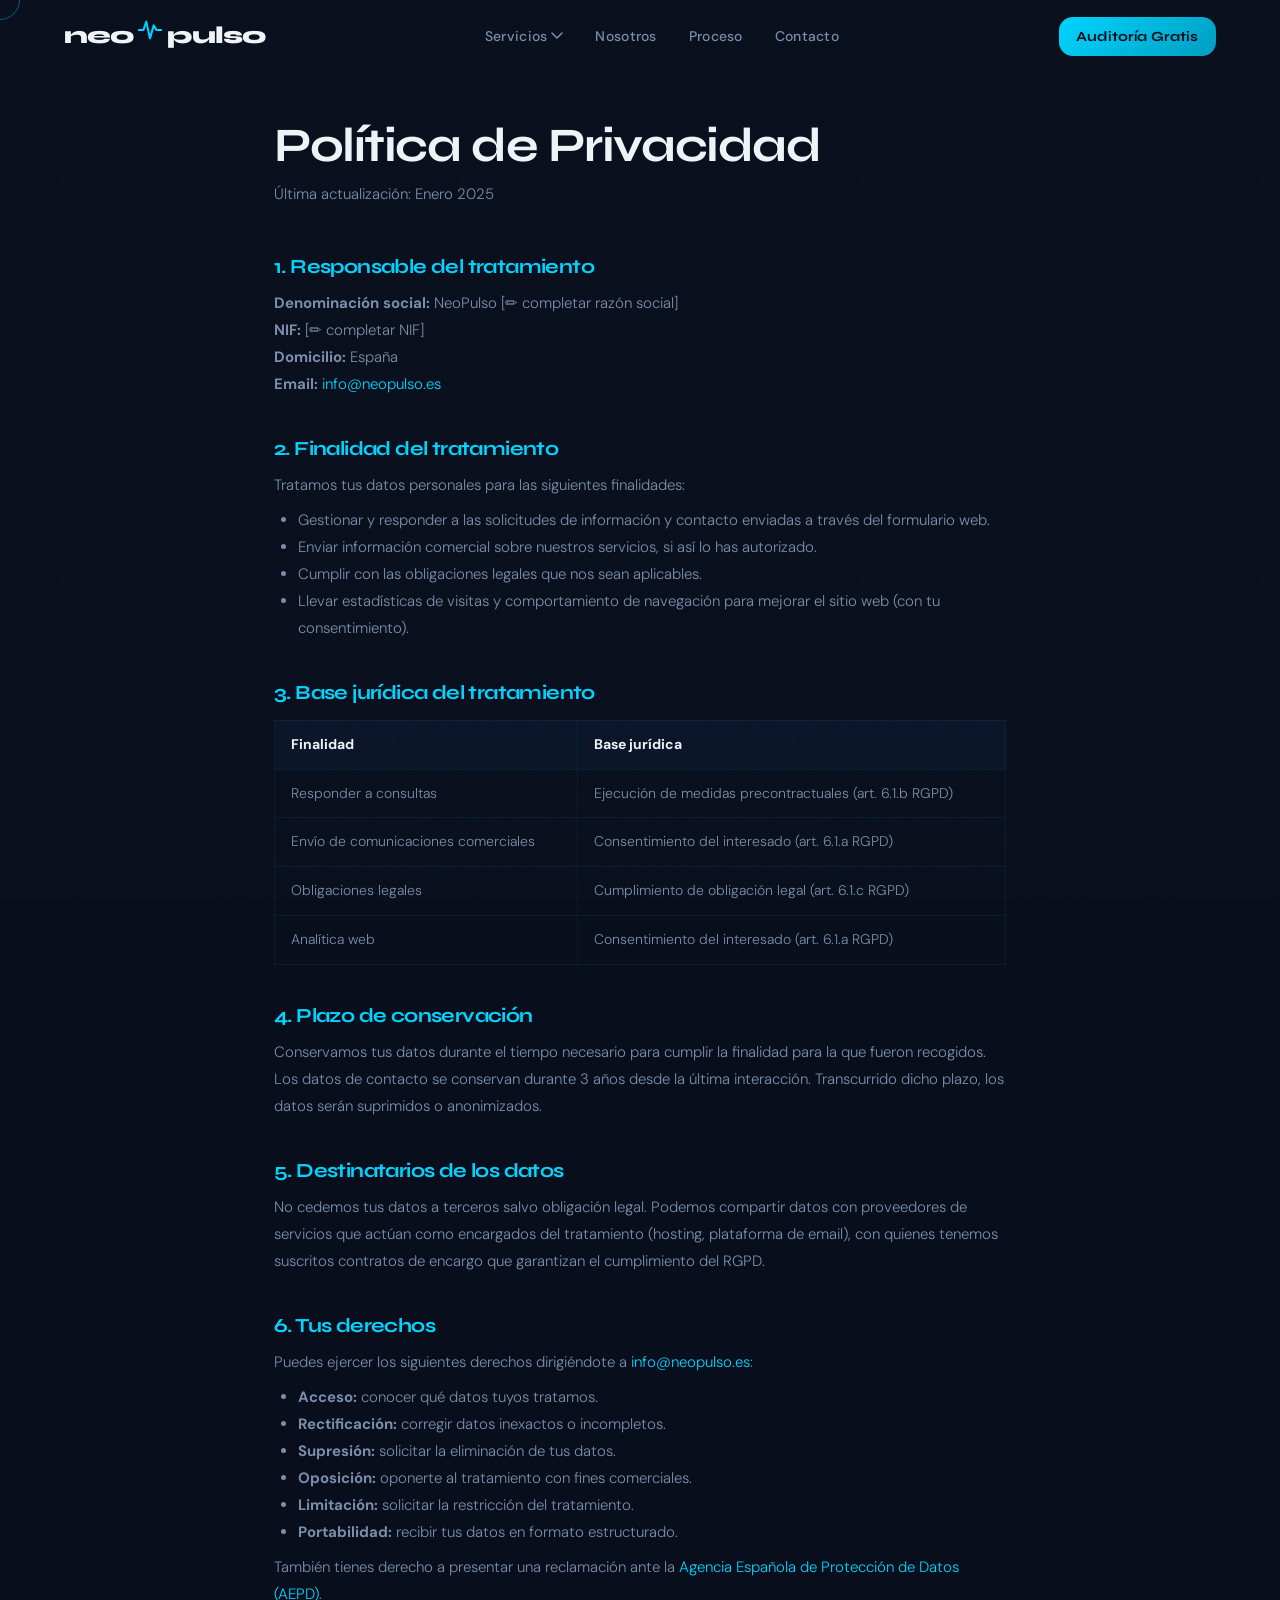
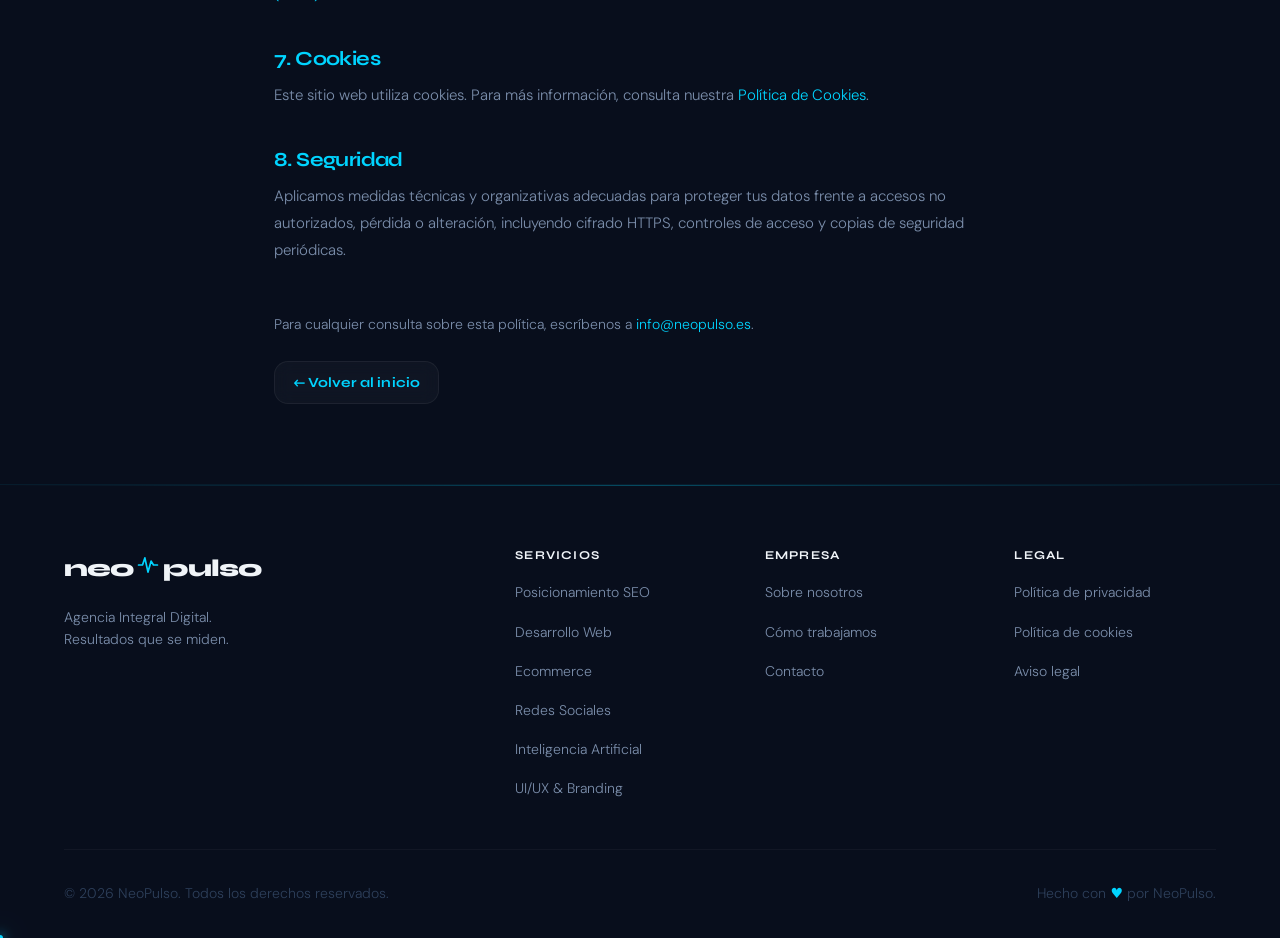
<file: politica-privacidad.html>
<!DOCTYPE html>
<html lang="es">
<head>
  <meta charset="UTF-8" /><meta name="viewport" content="width=device-width, initial-scale=1.0" />
  <title>Política de Privacidad — NeoPulso</title>
  <meta name="description" content="Política de privacidad de NeoPulso. Información sobre el tratamiento de datos personales conforme al RGPD y la LOPDGDD." />
  <meta name="robots" content="noindex, follow" />
  <link rel="canonical" href="https://www.neopulso.es/privacidad" />
  <link rel="icon" type="image/png" href="assets/img/logo-neopulso.png" />
  <link rel="preconnect" href="https://fonts.googleapis.com" /><link rel="preconnect" href="https://fonts.gstatic.com" crossorigin />
  <link href="https://fonts.googleapis.com/css2?family=Syne:wght@700;800&family=DM+Sans:opsz,wght@9..40,300;9..40,400&display=swap" rel="stylesheet" />
  <link rel="stylesheet" href="assets/css/styles.css" />
  <style>
    .legal-wrap { max-width: 780px; margin-inline: auto; padding-top: 120px; padding-bottom: 5rem; }
    .legal-wrap h1 { font-size: clamp(2rem,5vw,3rem); margin-bottom:.5rem; }
    .legal-updated { font-size:.875rem; color: var(--muted); margin-bottom: 3rem; }
    .legal-wrap h2 { font-size:1.25rem; margin: 2.5rem 0 .75rem; color: var(--cyan); }
    .legal-wrap p, .legal-wrap li { font-size:.9375rem; color: var(--muted); line-height:1.8; }
    .legal-wrap ul { padding-left: 1.5rem; margin:.5rem 0; }
    .legal-wrap ul li { list-style: disc; }
    .legal-wrap a { color: var(--cyan); }
    table.legal-table { width:100%; border-collapse:collapse; margin:1rem 0; font-size:.875rem; }
    table.legal-table th { background: var(--bg-card); color: var(--white); padding:.75rem 1rem; text-align:left; border:1px solid var(--border); }
    table.legal-table td { padding:.75rem 1rem; border:1px solid var(--border); color: var(--muted); vertical-align:top; }
  </style>
</head>
<!--  -->
<body>
<div id="site-header-slot"></div>
<main><div class="container legal-wrap">
  <h1>Política de Privacidad</h1>
  <p class="legal-updated">Última actualización: Enero 2025</p>

  <h2>1. Responsable del tratamiento</h2>
  <p><strong>Denominación social:</strong> NeoPulso [✏️ completar razón social]<br/>
  <strong>NIF:</strong> [✏️ completar NIF]<br/>
  <strong>Domicilio:</strong> España<br/>
  <strong>Email:</strong> <a href="mailto:info@neopulso.es">info@neopulso.es</a></p>

  <h2>2. Finalidad del tratamiento</h2>
  <p>Tratamos tus datos personales para las siguientes finalidades:</p>
  <ul>
    <li>Gestionar y responder a las solicitudes de información y contacto enviadas a través del formulario web.</li>
    <li>Enviar información comercial sobre nuestros servicios, si así lo has autorizado.</li>
    <li>Cumplir con las obligaciones legales que nos sean aplicables.</li>
    <li>Llevar estadísticas de visitas y comportamiento de navegación para mejorar el sitio web (con tu consentimiento).</li>
  </ul>

  <h2>3. Base jurídica del tratamiento</h2>
  <table class="legal-table">
    <thead><tr><th>Finalidad</th><th>Base jurídica</th></tr></thead>
    <tbody>
      <tr><td>Responder a consultas</td><td>Ejecución de medidas precontractuales (art. 6.1.b RGPD)</td></tr>
      <tr><td>Envío de comunicaciones comerciales</td><td>Consentimiento del interesado (art. 6.1.a RGPD)</td></tr>
      <tr><td>Obligaciones legales</td><td>Cumplimiento de obligación legal (art. 6.1.c RGPD)</td></tr>
      <tr><td>Analítica web</td><td>Consentimiento del interesado (art. 6.1.a RGPD)</td></tr>
    </tbody>
  </table>

  <h2>4. Plazo de conservación</h2>
  <p>Conservamos tus datos durante el tiempo necesario para cumplir la finalidad para la que fueron recogidos. Los datos de contacto se conservan durante 3 años desde la última interacción. Transcurrido dicho plazo, los datos serán suprimidos o anonimizados.</p>

  <h2>5. Destinatarios de los datos</h2>
  <p>No cedemos tus datos a terceros salvo obligación legal. Podemos compartir datos con proveedores de servicios que actúan como encargados del tratamiento (hosting, plataforma de email), con quienes tenemos suscritos contratos de encargo que garantizan el cumplimiento del RGPD.</p>

  <h2>6. Tus derechos</h2>
  <p>Puedes ejercer los siguientes derechos dirigiéndote a <a href="mailto:info@neopulso.es">info@neopulso.es</a>:</p>
  <ul>
    <li><strong>Acceso:</strong> conocer qué datos tuyos tratamos.</li>
    <li><strong>Rectificación:</strong> corregir datos inexactos o incompletos.</li>
    <li><strong>Supresión:</strong> solicitar la eliminación de tus datos.</li>
    <li><strong>Oposición:</strong> oponerte al tratamiento con fines comerciales.</li>
    <li><strong>Limitación:</strong> solicitar la restricción del tratamiento.</li>
    <li><strong>Portabilidad:</strong> recibir tus datos en formato estructurado.</li>
  </ul>
  <p>También tienes derecho a presentar una reclamación ante la <a href="https://www.aepd.es" target="_blank" rel="noopener noreferrer">Agencia Española de Protección de Datos (AEPD)</a>.</p>

  <h2>7. Cookies</h2>
  <p>Este sitio web utiliza cookies. Para más información, consulta nuestra <a href="cookies">Política de Cookies</a>.</p>

  <h2>8. Seguridad</h2>
  <p>Aplicamos medidas técnicas y organizativas adecuadas para proteger tus datos frente a accesos no autorizados, pérdida o alteración, incluyendo cifrado HTTPS, controles de acceso y copias de seguridad periódicas.</p>

  <p style="margin-top:3rem;font-size:.875rem;">Para cualquier consulta sobre esta política, escríbenos a <a href="mailto:info@neopulso.es">info@neopulso.es</a>.</p>
  <p><a href="/" class="btn btn-ghost btn-sm" style="margin-top:1.5rem">← Volver al inicio</a></p>
</div></main>
<div id="site-footer-slot"></div>


<script src="assets/js/partials.js"></script>
<script src="assets/js/script.js" defer></script>

</body></html>
</file>
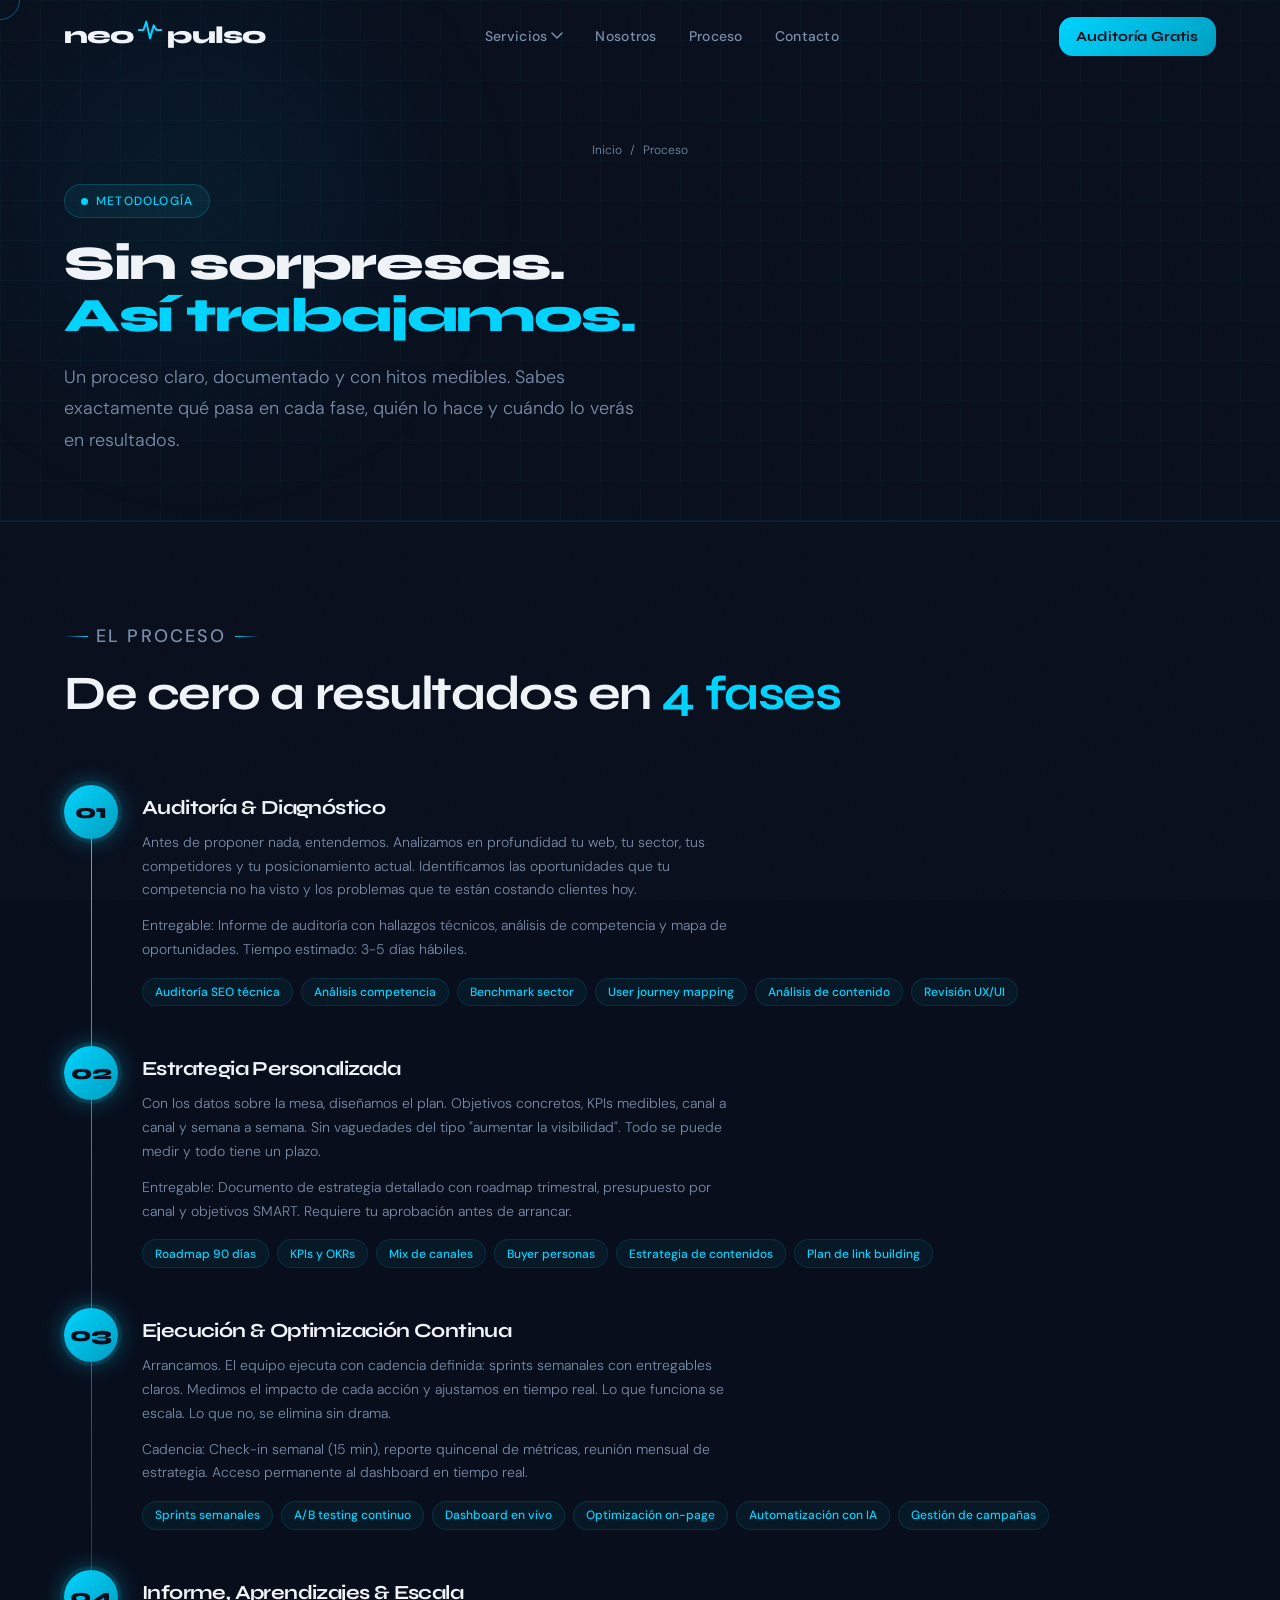
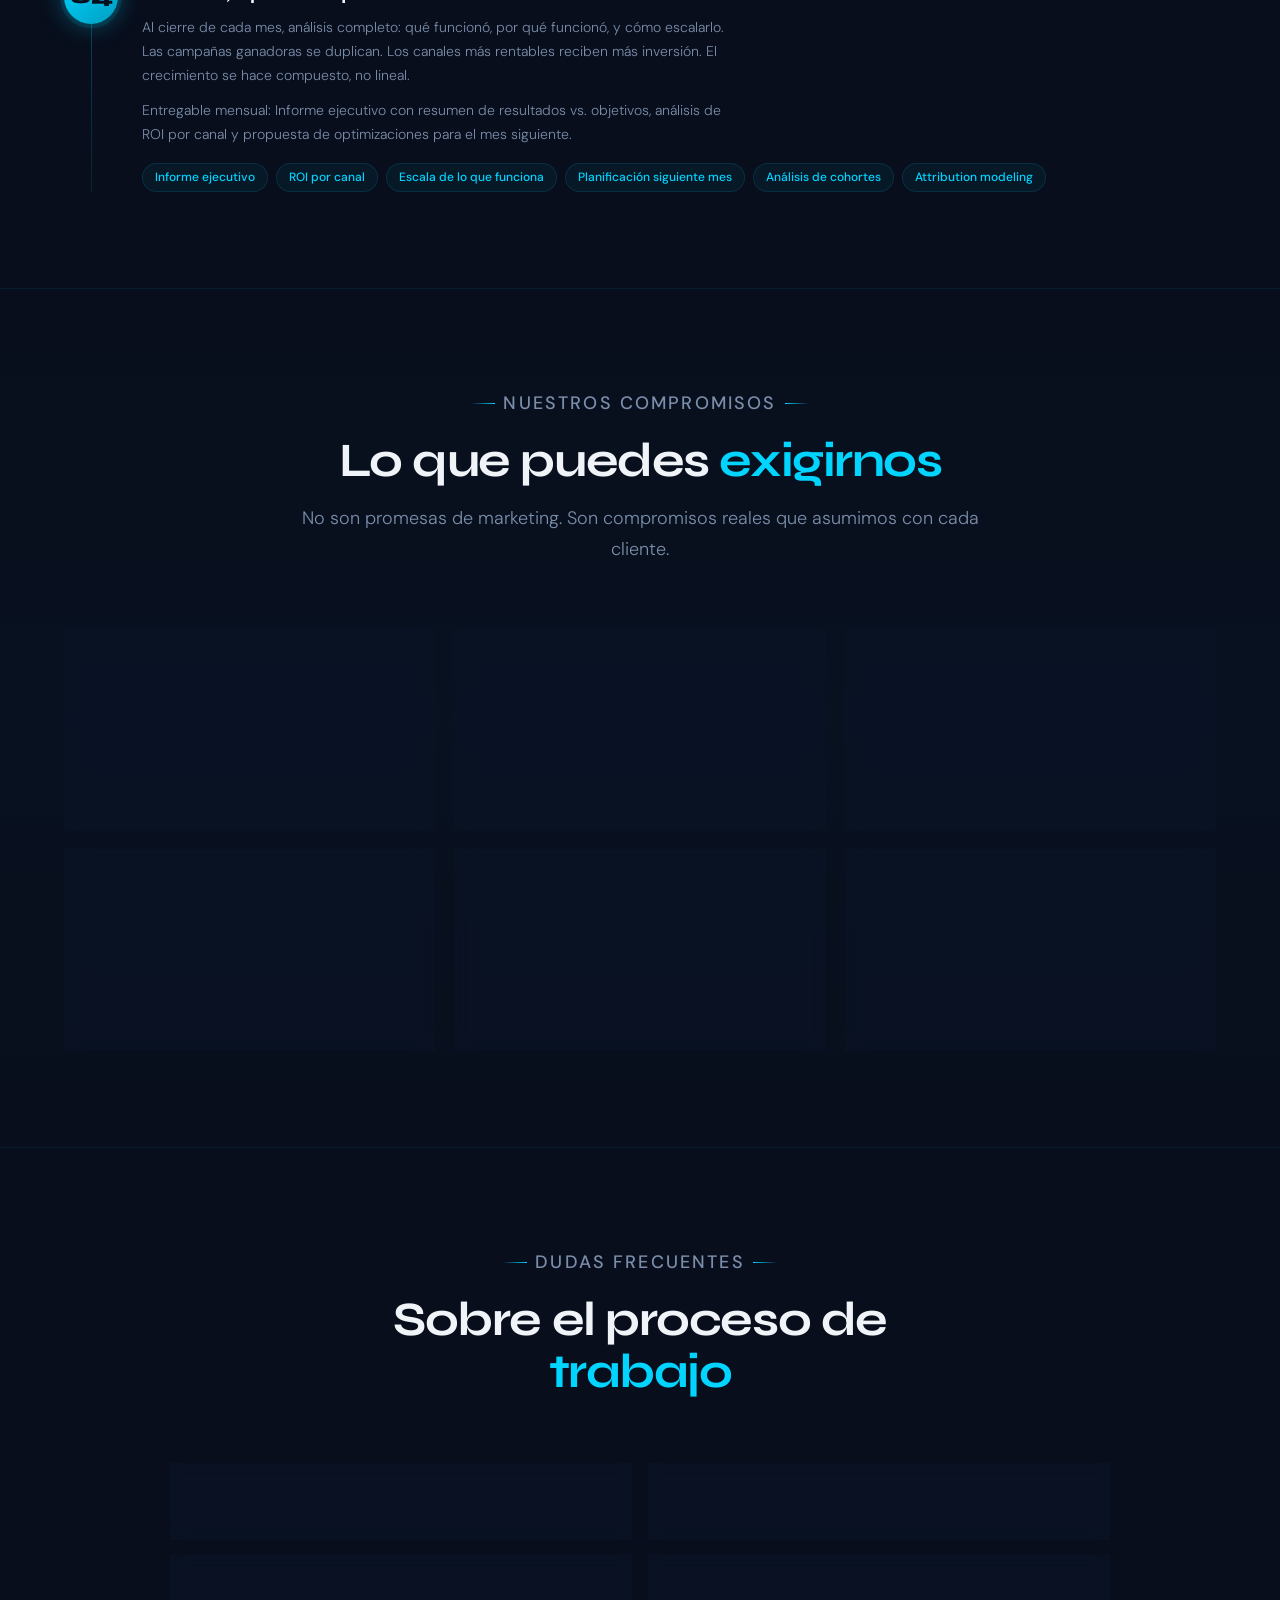
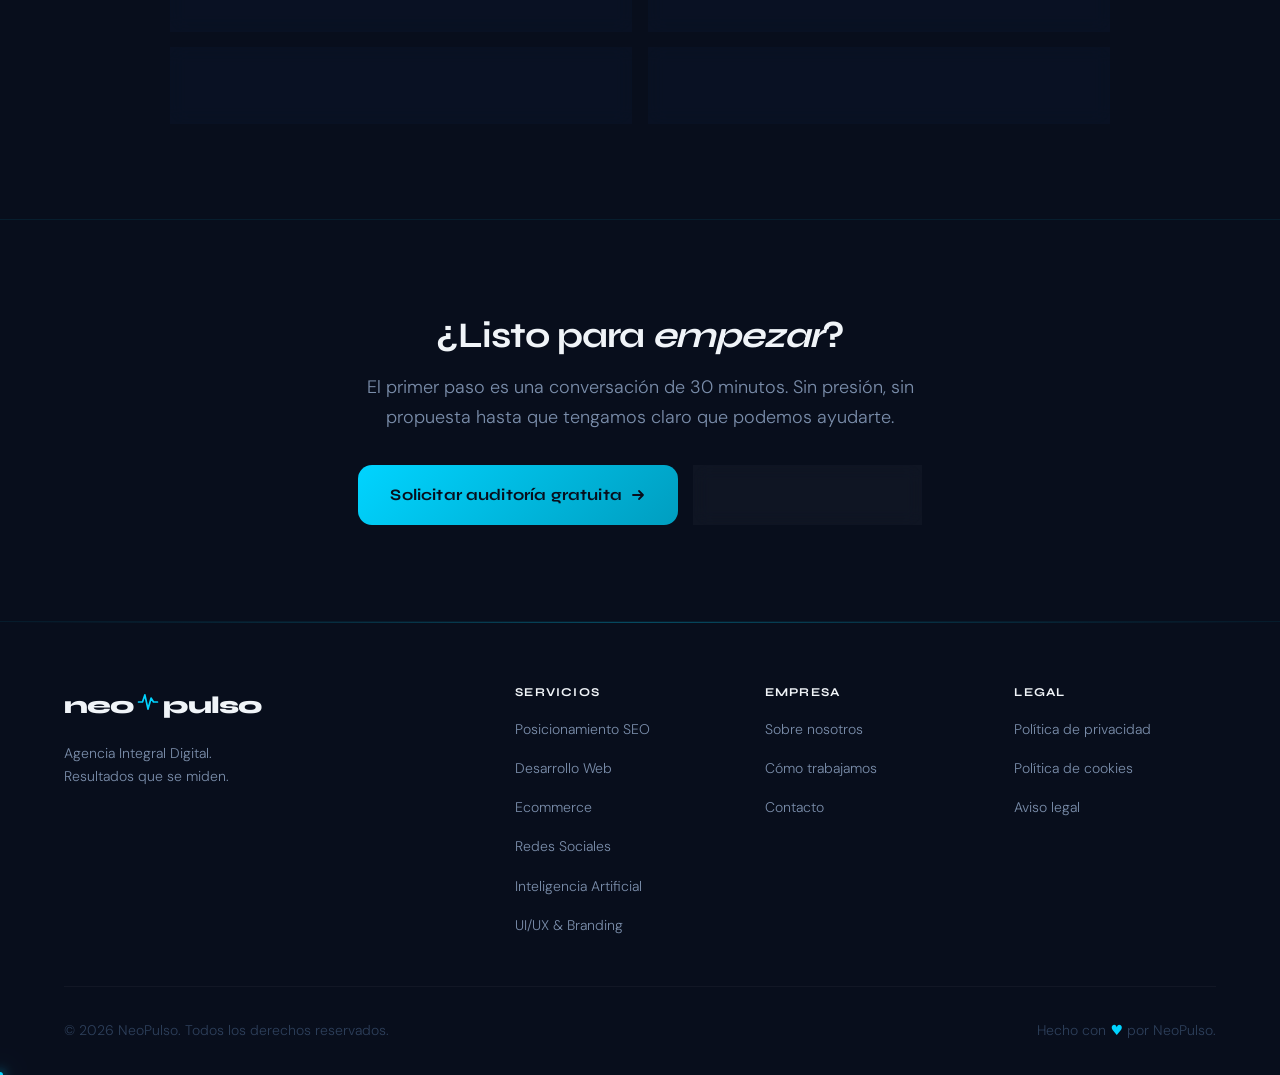
<file: proceso.html>
<!DOCTYPE html>
<html lang="es">
<head>
  <meta charset="UTF-8"/><meta name="viewport" content="width=device-width,initial-scale=1.0"/>
  <title>Cómo Trabajamos | El Proceso de NeoPulso — Agencia Digital</title>
  <meta name="description" content="Descubre el proceso de trabajo de NeoPulso: desde la auditoría inicial hasta el escalado de resultados. Metodología ágil, transparente y orientada a ROI."/>
  <meta name="keywords" content="proceso agencia marketing, metodología marketing digital, cómo trabaja agencia digital"/>
  <link rel="canonical" href="https://www.neopulso.es/proceso"/>
  <meta property="og:type" content="website"/>
  <meta property="og:url" content="https://www.neopulso.es/proceso"/>
  <meta property="og:title" content="Cómo Trabajamos — NeoPulso"/>
  <meta property="og:description" content="Proceso transparente y orientado a resultados. Auditoría, estrategia, ejecución y escala."/>
  <meta property="og:image" content="https://www.neopulso.es/assets/img/og-image.png"/>
  <meta name="robots" content="index,follow"/>
  <link rel="icon" rel="icon" type="image/x-icon" href="assets/img/favicon.ico"/>
  <link rel="preconnect" href="https://fonts.googleapis.com"/>
  <link rel="preconnect" href="https://fonts.gstatic.com" crossorigin/>
  <link href="https://fonts.googleapis.com/css2?family=Syne:wght@700;800&family=DM+Sans:opsz,wght@9..40,300;9..40,400;9..40,500&display=swap" rel="stylesheet"/>
  <link rel="stylesheet" href="assets/css/styles.css"/>
  <script type="application/ld+json">
  [{"@context":"https://schema.org","@type":"BreadcrumbList","itemListElement":[{"@type":"ListItem","position":1,"name":"Inicio","item":"https://www.neopulso.es/"},{"@type":"ListItem","position":2,"name":"Proceso","item":"https://www.neopulso.es/proceso"}]},
   {"@context":"https://schema.org","@type":"HowTo","name":"Proceso de trabajo de NeoPulso","description":"Metodología de trabajo de la agencia digital NeoPulso","step":[{"@type":"HowToStep","position":1,"name":"Auditoría y diagnóstico"},{"@type":"HowToStep","position":2,"name":"Estrategia personalizada"},{"@type":"HowToStep","position":3,"name":"Ejecución y optimización"},{"@type":"HowToStep","position":4,"name":"Informe y escalado"}]}]
  </script>
</head>
<body>

<div id="site-header-slot"></div>

<main id="main-content">

  <!-- HERsO -->
  <section class="page-hero" aria-labelledby="proc-h1">
    <div class="page-hero-bg" aria-hidden="true">
      <div class="page-hero-grid"></div>
      <div class="page-hero-glow" style="left:-100px;top:-100px;right:auto"></div>
    </div>
    <div class="container">
      <nav class="breadcrumb" aria-label="Ruta de navegación">
        <a href="/">Inicio</a><span aria-hidden="true">/</span><span aria-current="page">Proceso</span>
      </nav>
      <div class="page-hero-content">
        <div class="page-hero-tag"><span class="pulse-dot" aria-hidden="true"></span>Metodología</div>
        <h1 id="proc-h1">Sin sorpresas.<br/><em class="text-cyan">Así trabajamos.</em></h1>
        <p class="page-hero-sub">Un proceso claro, documentado y con hitos medibles. Sabes exactamente qué pasa en cada fase, quién lo hace y cuándo lo verás en resultados.</p>
      </div>
    </div>
  </section>

  <!-- TIMELINE -->
  <section class="section-border" aria-labelledby="timeline-h2">
    <div class="container">
      <header class="sh" style="text-align:left;max-width:100%;margin-bottom:var(--s16)">
        <p class="sh__eye">El proceso</p>
        <h2 id="timeline-h2">De cero a resultados en <em>4 fases</em></h2>
      </header>
      <div class="process-timeline">

        <div class="pt-step">
          <div class="pt-num" aria-hidden="true">01</div>
          <div class="pt-body">
            <h3>Auditoría &amp; Diagnóstico</h3>
            <p>Antes de proponer nada, entendemos. Analizamos en profundidad tu web, tu sector, tus competidores y tu posicionamiento actual. Identificamos las oportunidades que tu competencia no ha visto y los problemas que te están costando clientes hoy.</p>
            <p style="color:var(--muted);font-size:.875rem;margin-top:.75rem;line-height:1.7">Entregable: Informe de auditoría con hallazgos técnicos, análisis de competencia y mapa de oportunidades. Tiempo estimado: 3-5 días hábiles.</p>
            <div class="pt-tags">
              <span class="pt-tag">Auditoría SEO técnica</span>
              <span class="pt-tag">Análisis competencia</span>
              <span class="pt-tag">Benchmark sector</span>
              <span class="pt-tag">User journey mapping</span>
              <span class="pt-tag">Análisis de contenido</span>
              <span class="pt-tag">Revisión UX/UI</span>
            </div>
          </div>
        </div>

        <div class="pt-step">
          <div class="pt-num" aria-hidden="true">02</div>
          <div class="pt-body">
            <h3>Estrategia Personalizada</h3>
            <p>Con los datos sobre la mesa, diseñamos el plan. Objetivos concretos, KPIs medibles, canal a canal y semana a semana. Sin vaguedades del tipo "aumentar la visibilidad". Todo se puede medir y todo tiene un plazo.</p>
            <p style="color:var(--muted);font-size:.875rem;margin-top:.75rem;line-height:1.7">Entregable: Documento de estrategia detallado con roadmap trimestral, presupuesto por canal y objetivos SMART. Requiere tu aprobación antes de arrancar.</p>
            <div class="pt-tags">
              <span class="pt-tag">Roadmap 90 días</span>
              <span class="pt-tag">KPIs y OKRs</span>
              <span class="pt-tag">Mix de canales</span>
              <span class="pt-tag">Buyer personas</span>
              <span class="pt-tag">Estrategia de contenidos</span>
              <span class="pt-tag">Plan de link building</span>
            </div>
          </div>
        </div>

        <div class="pt-step">
          <div class="pt-num" aria-hidden="true">03</div>
          <div class="pt-body">
            <h3>Ejecución &amp; Optimización Continua</h3>
            <p>Arrancamos. El equipo ejecuta con cadencia definida: sprints semanales con entregables claros. Medimos el impacto de cada acción y ajustamos en tiempo real. Lo que funciona se escala. Lo que no, se elimina sin drama.</p>
            <p style="color:var(--muted);font-size:.875rem;margin-top:.75rem;line-height:1.7">Cadencia: Check-in semanal (15 min), reporte quincenal de métricas, reunión mensual de estrategia. Acceso permanente al dashboard en tiempo real.</p>
            <div class="pt-tags">
              <span class="pt-tag">Sprints semanales</span>
              <span class="pt-tag">A/B testing continuo</span>
              <span class="pt-tag">Dashboard en vivo</span>
              <span class="pt-tag">Optimización on-page</span>
              <span class="pt-tag">Automatización con IA</span>
              <span class="pt-tag">Gestión de campañas</span>
            </div>
          </div>
        </div>

        <div class="pt-step">
          <div class="pt-num" aria-hidden="true">04</div>
          <div class="pt-body">
            <h3>Informe, Aprendizajes &amp; Escala</h3>
            <p>Al cierre de cada mes, análisis completo: qué funcionó, por qué funcionó, y cómo escalarlo. Las campañas ganadoras se duplican. Los canales más rentables reciben más inversión. El crecimiento se hace compuesto, no lineal.</p>
            <p style="color:var(--muted);font-size:.875rem;margin-top:.75rem;line-height:1.7">Entregable mensual: Informe ejecutivo con resumen de resultados vs. objetivos, análisis de ROI por canal y propuesta de optimizaciones para el mes siguiente.</p>
            <div class="pt-tags">
              <span class="pt-tag">Informe ejecutivo</span>
              <span class="pt-tag">ROI por canal</span>
              <span class="pt-tag">Escala de lo que funciona</span>
              <span class="pt-tag">Planificación siguiente mes</span>
              <span class="pt-tag">Análisis de cohortes</span>
              <span class="pt-tag">Attribution modeling</span>
            </div>
          </div>
        </div>

      </div>
    </div>
  </section>

  <!-- COMPROMISOS -->
  <section class="section-border" aria-labelledby="commit-h2" style="background:linear-gradient(180deg,transparent,rgba(0,212,255,.015),transparent)">
    <div class="container">
      <header class="sh">
        <p class="sh__eye">Nuestros compromisos</p>
        <h2 id="commit-h2">Lo que puedes <em>exigirnos</em></h2>
        <p>No son promesas de marketing. Son compromisos reales que asumimos con cada cliente.</p>
      </header>
      <div class="benefits-grid">
        <div class="bc">
          <div class="bc__num">24h</div>
          <h3>Tiempo de respuesta</h3>
          <p>Cualquier consulta o urgencia tiene respuesta en menos de 24 horas hábiles. Tu account manager siempre está accesible.</p>
        </div>
        <div class="bc">
          <div class="bc__num">0€</div>
          <h3>Sorpresas en la factura</h3>
          <p>El presupuesto acordado es el presupuesto final. Sin costes ocultos, sin "extras" no comunicados. Si algo cambia, te avisamos antes.</p>
        </div>
        <div class="bc">
          <div class="bc__num">100%</div>
          <h3>Propiedad de todo</h3>
          <p>Todo lo que creamos es tuyo: dominio, web, cuentas, datos, contenidos. Sin dependencias tecnológicas ni rehenes digitales.</p>
        </div>
        <div class="bc">
          <div class="bc__num">30d</div>
          <h3>Sin permanencias</h3>
          <p>Contratos mensuales con 30 días de preaviso. Si no ves resultados o decides cambiar, no hay penalizaciones.</p>
        </div>
        <div class="bc">
          <div class="bc__num">1</div>
          <h3>Interlocutor dedicado</h3>
          <p>Un account manager que conoce tu proyecto de principio a fin. Sin pasar por 4 personas distintas para una simple consulta.</p>
        </div>
        <div class="bc">
          <div class="bc__num">∞</div>
          <h3>Acceso a datos</h3>
          <p>Dashboard en tiempo real con todas tus métricas. Acceso ilimitado, sin peticiones ni esperas. Tus datos son tuyos.</p>
        </div>
      </div>
    </div>
  </section>

  <!-- FAQ PROCESO -->
  <section class="section-border" aria-labelledby="faq-proc-h2">
    <div class="container">
      <header class="sh">
        <p class="sh__eye">Dudas frecuentes</p>
        <h2 id="faq-proc-h2">Sobre el proceso de <em>trabajo</em></h2>
      </header>
      <div class="faq-grid">
        <details class="faq"><summary class="faq__q">¿Cuándo tengo que aprobar algo?</summary><p class="faq__a">En dos momentos clave: al aprobar la estrategia antes de arrancar y al revisar los entregables según el calendario acordado. Nunca lanzamos nada sin tu visto bueno.</p></details>
        <details class="faq"><summary class="faq__q">¿Cómo me comunico con el equipo?</summary><p class="faq__a">Tienes un canal directo con tu account manager (email, WhatsApp Business o Slack según prefieras). Para revisiones importantes, videollamada. Respondemos siempre en menos de 24h hábiles.</p></details>
        <details class="faq"><summary class="faq__q">¿Qué necesito aportar yo?</summary><p class="faq__a">Acceso a tus herramientas (GA4, Search Console, redes sociales), información sobre tu negocio y objetivos, y un punto de contacto para validar entregables. Cuanto más nos cuentes, mejores resultados.</p></details>
        <details class="faq"><summary class="faq__q">¿Puedo pausar el servicio?</summary><p class="faq__a">Sí. Entendemos que los negocios tienen temporadas. Con 30 días de aviso puedes pausar o reducir el alcance del servicio sin penalizaciones.</p></details>
        <details class="faq"><summary class="faq__q">¿Qué pasa si no llego a los objetivos?</summary><p class="faq__a">Lo analizamos juntos, identificamos la causa y proponemos ajustes. Si el problema es nuestro, lo asumimos. La honestidad es parte del proceso, no solo del inicio.</p></details>
        <details class="faq"><summary class="faq__q">¿Usáis herramientas de IA en el trabajo?</summary><p class="faq__a">Sí, de forma intensiva. IA para análisis, generación de contenido base, automatización de reportes y optimización de campañas. Siempre con revisión y criterio humano encima. Hacemos más, más rápido, con la misma calidad.</p></details>
      </div>
    </div>
  </section>

  <!-- CTA -->
  <section class="cta-banner section-border">
    <div class="container">
      <h2>¿Listo para <em>empezar</em>?</h2>
      <p>El primer paso es una conversación de 30 minutos. Sin presión, sin propuesta hasta que tengamos claro que podemos ayudarte.</p>
      <div class="cta-btns">
        <a href="contacto" class="btn btn-primary btn-lg">Solicitar auditoría gratuita <svg width="16" height="16" viewBox="0 0 16 16" fill="none" aria-hidden="true"><path d="M3 8h10M9 4l4 4-4 4" stroke="currentColor" stroke-width="1.8" stroke-linecap="round" stroke-linejoin="round"/></svg></a>
        <a href="nosotros" class="btn btn-ghost btn-lg">Conocer el equipo</a>
      </div>
    </div>
  </section>

</main>

<div id="site-footer-slot"></div>
<script src="assets/js/partials.js"></script>
<script src="assets/js/script.js" defer></script>
</body>
</html>
</file>
<file: assets/css/styles.css>
/* ================================================================
   NEOPULSO — styles.css  v4.0  ULTRA VISUAL EDITION
   Diseño premium · Efectos cinematográficos · Sin cambios de contenido
================================================================ */

@import url('https://fonts.googleapis.com/css2?family=Syne:wght@700;800&family=DM+Sans:opsz,wght@9..40,300;9..40,400;9..40,500&display=swap');

*,
*::before,
*::after {
  box-sizing: border-box;
  margin: 0;
  padding: 0
}

:root {
  /* Paleta oficial inalterada */
  --bg: #080e1c;
  --bg-card: #0a1428;
  --bg-card-h: #0f1d3a;
  --border: rgba(0, 212, 255, .08);
  --border-h: rgba(0, 212, 255, .35);
  --white: #f0f4f8;
  --muted: #7a8daa;
  --subtle: #2d3f5a;
  --cyan: #00d4ff;
  --cyan-dark: #009ec0;
  --cyan-glow: rgba(0, 212, 255, .10);

  /* Nuevos tokens visuales */
  --cyan-ultra: rgba(0, 212, 255, .04);
  --aurora-1: rgba(0, 212, 255, .12);
  --aurora-2: rgba(30, 64, 175, .08);
  --aurora-3: rgba(124, 58, 237, .07);
  --glass: rgba(255, 255, 255, .03);
  --glass-border: rgba(255, 255, 255, .06);

  --font-d: 'Syne', system-ui, sans-serif;
  --font-b: 'DM Sans', system-ui, sans-serif;

  --xs: .75rem;
  --sm: .875rem;
  --base: 1rem;
  --lg: 1.125rem;
  --xl: 1.25rem;
  --2xl: 1.5rem;
  --3xl: 1.875rem;
  --4xl: 2.25rem;
  --5xl: 3rem;
  --6xl: 3.75rem;

  --s2: .5rem;
  --s3: .75rem;
  --s4: 1rem;
  --s5: 1.25rem;
  --s6: 1.5rem;
  --s8: 2rem;
  --s10: 2.5rem;
  --s12: 3rem;
  --s16: 4rem;
  --s20: 5rem;
  --s24: 6rem;

  --max: 1200px;
  --r-sm: 6px;
  --r-md: 14px;
  --r-lg: 22px;
  --r-xl: 32px;

  --tr: 240ms ease;
  --tr-slow: 420ms cubic-bezier(.25, .46, .45, .94);
  --tr-spring: 600ms cubic-bezier(.34, 1.56, .64, 1);

  --shadow: 0 8px 40px rgba(0, 0, 0, .6);
  --shadow-lg: 0 20px 80px rgba(0, 0, 0, .7);
  --glow: 0 0 40px rgba(0, 212, 255, .2);
  --glow-lg: 0 0 80px rgba(0, 212, 255, .28);
}

html {
  font-size: 16px;
  scroll-behavior: smooth;
  -webkit-font-smoothing: antialiased;
  text-rendering: optimizeLegibility
}

body {
  font-family: var(--font-b);
  font-weight: 300;
  line-height: 1.7;
  color: var(--white);
  background: var(--bg);
  overflow-x: hidden;
  cursor: none;
}

@media(pointer:coarse) {
  body {
    cursor: auto
  }
}

::selection {
  background: var(--cyan);
  color: var(--bg)
}

:focus-visible {
  outline: 2px solid var(--cyan);
  outline-offset: 4px;
  border-radius: var(--r-sm)
}

h1,
h2,
h3,
h4,
h5,
h6 {
  font-family: var(--font-d);
  font-weight: 700;
  line-height: 1.1;
  letter-spacing: -.03em;
  color: var(--white)
}

a {
  color: inherit;
  text-decoration: none;
  transition: color var(--tr)
}

img {
  max-width: 100%;
  height: auto;
  display: block
}

ul,
ol {
  list-style: none
}

/* ══════════════════════════════════════════════════════════════
   CURSOR AVANZADO — trail + glow
══════════════════════════════════════════════════════════════ */
.cursor-dot {
  position: fixed;
  width: 6px;
  height: 6px;
  background: var(--cyan);
  border-radius: 50%;
  pointer-events: none;
  z-index: 9999;
  transform: translate(-50%, -50%);
  transition: width .15s, height .15s, opacity .15s;
  mix-blend-mode: screen;
  box-shadow: 0 0 12px var(--cyan), 0 0 24px rgba(0, 212, 255, .5);
}

.cursor-ring {
  position: fixed;
  width: 40px;
  height: 40px;
  border: 1.5px solid rgba(0, 212, 255, .4);
  border-radius: 50%;
  pointer-events: none;
  z-index: 9998;
  transform: translate(-50%, -50%);
  transition: transform .06s linear, width .25s ease, height .25s ease, border-color .2s;
  backdrop-filter: blur(1px);
}

.cursor-ring.expanded {
  width: 60px;
  height: 60px;
  border-color: var(--cyan);
  border-width: 1px;
  background: rgba(0, 212, 255, .03)
}

.cursor-dot.clicking {
  width: 12px;
  height: 12px;
  box-shadow: 0 0 20px var(--cyan)
}

@media(pointer:coarse) {

  .cursor-dot,
  .cursor-ring {
    display: none
  }
}

/* ══════════════════════════════════════════════════════════════
   SCROLL PROGRESS — gradiente multicolor
══════════════════════════════════════════════════════════════ */
.scroll-progress {
  position: fixed;
  top: 0;
  left: 0;
  height: 2px;
  z-index: 200;
  background: linear-gradient(90deg, var(--cyan), #7c3aed, var(--cyan));
  background-size: 200% 100%;
  width: 0%;
  pointer-events: none;
  animation: progressShift 3s linear infinite;
  box-shadow: 0 0 8px var(--cyan);
}

@keyframes progressShift {
  0% {
    background-position: 0% 0%
  }

  100% {
    background-position: 200% 0%
  }
}

/* ══════════════════════════════════════════════════════════════
   GRAIN OVERLAY — film noise animado
══════════════════════════════════════════════════════════════ */
body::after {
  content: '';
  position: fixed;
  inset: 0;
  z-index: 1;
  pointer-events: none;
  opacity: .03;
  background-image: url("data:image/svg+xml,%3Csvg xmlns='http://www.w3.org/2000/svg' width='400' height='400'%3E%3Cfilter id='n'%3E%3CfeTurbulence type='fractalNoise' baseFrequency='.9' numOctaves='4' stitchTiles='stitch'/%3E%3C/filter%3E%3Crect width='100%25' height='100%25' filter='url(%23n)'/%3E%3C/svg%3E");
  animation: grainShift 8s steps(10) infinite;
}

@keyframes grainShift {
  0% {
    background-position: 0 0
  }

  10% {
    background-position: -5% -10%
  }

  20% {
    background-position: -15% 5%
  }

  30% {
    background-position: 7% -25%
  }

  40% {
    background-position: -5% 25%
  }

  50% {
    background-position: -15% 10%
  }

  60% {
    background-position: 15% 0%
  }

  70% {
    background-position: 0 15%
  }

  80% {
    background-position: 3% 35%
  }

  90% {
    background-position: -10% 10%
  }

  100% {
    background-position: 0 0
  }
}

/* ══════════════════════════════════════════════════════════════
   LAYOUT BASE
══════════════════════════════════════════════════════════════ */
.container {
  width: 100%;
  max-width: var(--max);
  margin-inline: auto;
  padding-inline: var(--s6)
}

section {
  padding-block: var(--s24)
}

.section-border {
  border-top: 1px solid var(--border);
  position: relative;
  overflow: hidden
}

/* Aurora de sección */
.section-border::before {
  content: '';
  position: absolute;
  inset: 0;
  pointer-events: none;
  background:
    radial-gradient(ellipse 60% 40% at 80% 0%, var(--aurora-1), transparent),
    radial-gradient(ellipse 40% 30% at 20% 100%, var(--aurora-3), transparent);
  opacity: 0;
  transition: opacity 1s ease;
}

.section-border:hover::before {
  opacity: 1
}

.sh {
  text-align: center;
  max-width: 680px;
  margin-inline: auto;
  margin-bottom: var(--s16)
}

.sh__eye {
  display: inline-flex;
  align-items: center;
  gap: var(--s2);
  font-size: var(--xs);
  font-weight: 500;
  letter-spacing: .12em;
  text-transform: uppercase;
  color: var(--cyan);
  margin-bottom: var(--s4);
}

.sh__eye::before,
.sh__eye::after {
  content: '';
  width: 24px;
  height: 1px;
  background: linear-gradient(90deg, transparent, var(--cyan));
}

.sh__eye::after {
  background: linear-gradient(90deg, var(--cyan), transparent)
}

.sh h2 {
  font-size: clamp(var(--3xl), 4.5vw, var(--5xl));
  margin-bottom: var(--s4)
}

.sh h2 em,
.text-cyan {
  font-style: normal;
  color: var(--cyan)
}

.sh p {
  color: var(--muted);
  font-size: var(--lg)
}

/* ══════════════════════════════════════════════════════════════
   BOTONES — efecto shimmer + glow
══════════════════════════════════════════════════════════════ */
.btn {
  display: inline-flex;
  align-items: center;
  gap: var(--s2);
  font-family: var(--font-d);
  font-weight: 700;
  letter-spacing: .01em;
  border-radius: var(--r-md);
  cursor: none;
  border: none;
  white-space: nowrap;
  position: relative;
  overflow: hidden;
  transition: background var(--tr), color var(--tr), box-shadow var(--tr), transform 150ms ease;
}

.btn::before {
  content: '';
  position: absolute;
  inset: 0;
  background: linear-gradient(105deg, transparent 40%, rgba(255, 255, 255, .12) 50%, transparent 60%);
  transform: translateX(-100%);
  transition: transform .5s ease;
}

.btn:hover::before {
  transform: translateX(100%)
}

.btn:active {
  transform: scale(.97)
}

.btn-sm {
  font-size: var(--sm);
  padding: .5rem 1.1rem
}

.btn-lg {
  font-size: var(--base);
  padding: .95rem 2rem
}

.btn-full {
  width: 100%;
  justify-content: center
}

.btn-primary {
  background: linear-gradient(135deg, var(--cyan) 0%, var(--cyan-dark) 100%);
  color: var(--bg);
}

.btn-primary:hover {
  box-shadow: 0 8px 32px rgba(0, 212, 255, .45), 0 0 0 1px rgba(0, 212, 255, .2);
  transform: translateY(-2px);
}

.btn-ghost {
  background: var(--glass);
  color: var(--white);
  border: 1px solid var(--glass-border);
  backdrop-filter: blur(8px);
}

.btn-ghost:hover {
  border-color: rgba(0, 212, 255, .4);
  color: var(--cyan);
  background: rgba(0, 212, 255, .06);
  box-shadow: inset 0 0 20px rgba(0, 212, 255, .05);
}

@media(pointer:coarse) {
  .btn {
    cursor: pointer
  }
}

/* ══════════════════════════════════════════════════════════════
   HEADER — glassmorphism avanzado
══════════════════════════════════════════════════════════════ */
.site-header {
  position: fixed;
  inset: 0 0 auto;
  z-index: 100;
  padding-block: var(--s4);
  transition: background var(--tr-slow), padding var(--tr-slow), box-shadow var(--tr-slow);
}

.site-header.scrolled {
  background: rgba(8, 14, 28, .85);
  backdrop-filter: blur(24px) saturate(1.5);
  -webkit-backdrop-filter: blur(24px) saturate(1.5);
  padding-block: var(--s3);
  box-shadow:
    0 1px 0 rgba(0, 212, 255, .08),
    0 4px 32px rgba(0, 0, 0, .5),
    inset 0 1px 0 rgba(255, 255, 255, .03);
}

.header-inner {
  display: flex;
  align-items: center;
  gap: var(--s8);
  justify-content: space-between
}

.logo {
  display: inline-flex;
  align-items: center;
  gap: 2px;
  font-family: var(--font-d);
  font-weight: 800;
  font-size: var(--2xl);
  letter-spacing: -.04em;
  flex-shrink: 0;
  position: relative;
}

.logo-pulse-icon {
  display: inline-flex;
  align-items: center;
  margin-inline: 2px
}

.main-nav {
  flex: 1;
  display: flex;
  justify-content: center
}

.main-nav>ul {
  display: flex;
  gap: var(--s8);
  align-items: center
}

.main-nav>ul>li {
  position: relative;
  padding-bottom: 8px;
  margin-bottom: -8px
}

.nav-item>a,
.nav-item>span {
  font-size: var(--sm);
  font-weight: 500;
  color: var(--muted);
  position: relative;
  display: flex;
  align-items: center;
  gap: 4px;
  transition: color var(--tr);
  letter-spacing: .02em;
  justify-content: center;
}

.nav-item>a::after,
.nav-item>span::after {
  content: '';
  position: absolute;
  bottom: -4px;
  left: 0;
  right: 0;
  height: 1px;
  background: var(--cyan);
  transform: scaleX(0);
  transform-origin: left;
  transition: transform var(--tr);
  box-shadow: 0 0 6px var(--cyan);
}

.nav-item:hover>a,
.nav-item:hover>span,
.nav-item>a.active {
  color: var(--white)
}

.nav-item:hover>a::after,
.nav-item:hover>span::after,
.nav-item>a.active::after {
  transform: scaleX(1)
}

.nav-arrow {
  transition: transform var(--tr)
}

.nav-item:hover .nav-arrow {
  transform: rotate(180deg)
}

/* Mega menú — glassmorphism extremo */
.mega-menu {
  position: absolute;
  top: calc(100% + 20px);
  left: 50%;
  background: rgba(6, 12, 26, .92);
  border: 1px solid rgba(0, 212, 255, .12);
  border-radius: var(--r-xl);
  padding: var(--s5);
  width: 580px;
  backdrop-filter: blur(40px) saturate(1.8);
  -webkit-backdrop-filter: blur(40px) saturate(1.8);
  box-shadow:
    0 32px 80px rgba(0, 0, 0, .8),
    0 0 0 1px rgba(0, 212, 255, .06),
    inset 0 1px 0 rgba(255, 255, 255, .04);
  opacity: 0;
  pointer-events: none;
  transform: translateX(-50%) translateY(-8px) scale(.98);
  transition: opacity .2s ease, transform .2s ease;
  display: grid;
  grid-template-columns: 1fr 1fr;
  gap: var(--s2);
}

.mega-menu::before {
  content: '';
  position: absolute;
  top: -6px;
  left: 50%;
  transform: translateX(-50%);
  width: 12px;
  height: 6px;
  background: rgba(6, 12, 26, .92);
  clip-path: polygon(50% 0, 100% 100%, 0 100%);
  border-left: 1px solid rgba(0, 212, 255, .12);
  border-right: 1px solid rgba(0, 212, 255, .12);
}

.nav-item:hover .mega-menu {
  opacity: 1;
  pointer-events: auto;
  transform: translateX(-50%) translateY(0) scale(1);
}

.mega-item {
  display: flex;
  align-items: center;
  gap: var(--s3);
  padding: var(--s3) var(--s4);
  border-radius: var(--r-md);
  border: 1px solid transparent;
  color: var(--muted);
  transition: background var(--tr), border-color var(--tr), color var(--tr), transform 150ms ease;
  position: relative;
  overflow: hidden;
}

.mega-item::before {
  content: '';
  position: absolute;
  inset: 0;
  background: linear-gradient(135deg, rgba(0, 212, 255, .06), transparent);
  opacity: 0;
  transition: opacity var(--tr);
}

.mega-item:hover {
  background: rgba(0, 212, 255, .04);
  border-color: rgba(0, 212, 255, .14);
  color: var(--white);
  transform: translateX(2px);
}

.mega-item:hover::before {
  opacity: 1
}

.mega-item__icon {
  width: 40px;
  height: 40px;
  flex-shrink: 0;
  display: flex;
  align-items: center;
  justify-content: center;
  background: rgba(0, 212, 255, .06);
  border-radius: var(--r-sm);
  border: 1px solid rgba(0, 212, 255, .1);
  transition: background var(--tr), box-shadow var(--tr);
}

.mega-item:hover .mega-item__icon {
  background: rgba(0, 212, 255, .12);
  box-shadow: 0 0 16px rgba(0, 212, 255, .2);
}

.mega-item strong {
  display: block;
  font-size: var(--sm);
  font-weight: 700;
  color: var(--white);
  font-family: var(--font-d);
  line-height: 1.2;
  margin-bottom: 1px
}

.mega-item span {
  font-size: var(--xs);
  color: var(--muted);
  line-height: 1.3
}

/* Hamburger */
.hamburger {
  display: none;
  flex-direction: column;
  gap: 5px;
  background: none;
  border: none;
  cursor: pointer;
  padding: var(--s2);
  margin-left: auto
}

.hamburger span {
  display: block;
  width: 24px;
  height: 1.5px;
  background: var(--white);
  border-radius: 2px;
  transition: transform var(--tr), opacity 150ms ease
}

.hamburger[aria-expanded="true"] span:nth-child(1) {
  transform: translateY(6.5px) rotate(45deg)
}

.hamburger[aria-expanded="true"] span:nth-child(2) {
  opacity: 0
}

.hamburger[aria-expanded="true"] span:nth-child(3) {
  transform: translateY(-6.5px) rotate(-45deg)
}

/* ══════════════════════════════════════════════════════════════
   HERO — efecto aurora + partículas avanzadas
══════════════════════════════════════════════════════════════ */
.hero {
  position: relative;
  min-height: 100svh;
  display: flex;
  flex-direction: column;
  justify-content: center;
  padding-top: 100px;
  overflow: hidden;
}

.hero-bg {
  position: absolute;
  inset: 0;
  pointer-events: none;
  z-index: 0
}

#particles-canvas {
  position: absolute;
  inset: 0;
  z-index: 0
}

/* Grid con perspectiva 3D */
.hero-grid {
  position: absolute;
  inset: 0;
  background-image:
    linear-gradient(rgba(0, 212, 255, .035) 1px, transparent 1px),
    linear-gradient(90deg, rgba(0, 212, 255, .035) 1px, transparent 1px);
  background-size: 70px 70px;
  mask-image: radial-gradient(ellipse 80% 70% at 50% 40%, black 30%, transparent);
  transform: perspective(800px) rotateX(8deg);
  transform-origin: top center;
  animation: gridPulse 6s ease-in-out infinite;
}

@keyframes gridPulse {

  0%,
  100% {
    opacity: .6
  }

  50% {
    opacity: 1
  }
}

.hero-blob {
  position: absolute;
  border-radius: 50%;
  filter: blur(80px);
  pointer-events: none;
  will-change: transform
}

.hero-blob--1 {
  width: 800px;
  height: 600px;
  top: -100px;
  left: 50%;
  transform: translateX(-55%);
  background: radial-gradient(ellipse, rgba(0, 212, 255, .12) 0%, rgba(30, 64, 175, .06) 50%, transparent 70%);
  animation: blobMorph 16s ease-in-out infinite;
}

.hero-blob--2 {
  width: 500px;
  height: 500px;
  bottom: -50px;
  right: -100px;
  background: radial-gradient(ellipse, rgba(124, 58, 237, .1) 0%, rgba(0, 212, 255, .05) 50%, transparent 70%);
  animation: blobMorph 20s ease-in-out infinite reverse;
}

.hero-blob--3 {
  width: 300px;
  height: 300px;
  bottom: 20%;
  left: 5%;
  background: radial-gradient(ellipse, rgba(0, 212, 255, .07) 0%, transparent 70%);
  animation: blobMorph 12s ease-in-out infinite 3s;
}

@keyframes blobMorph {

  0%,
  100% {
    border-radius: 60% 40% 70% 30%/50% 60% 40% 70%;
    transform: translateX(-55%) scale(1)
  }

  33% {
    border-radius: 40% 70% 30% 60%/70% 30% 60% 40%
  }

  66% {
    border-radius: 70% 30% 50% 50%/40% 70% 30% 60%
  }
}

.hero-content {
  position: relative;
  z-index: 1;
  text-align: center;
  max-width: 960px;
  margin-inline: auto;
  padding-block: var(--s20);
}

.hero-badge {
  display: inline-flex;
  align-items: center;
  gap: var(--s2);
  font-size: var(--xs);
  font-weight: 500;
  letter-spacing: .1em;
  text-transform: uppercase;
  color: var(--cyan);
  background: rgba(0, 212, 255, .06);
  border: 1px solid rgba(0, 212, 255, .15);
  border-radius: 100px;
  padding: .4rem 1.1rem;
  margin-bottom: var(--s6);
  animation: fadeUp .8s ease both;
  box-shadow: 0 0 24px rgba(0, 212, 255, .08), inset 0 1px 0 rgba(255, 255, 255, .05);
}

.pulse-dot {
  width: 7px;
  height: 7px;
  border-radius: 50%;
  background: var(--cyan);
  flex-shrink: 0;
  animation: pd 2.2s ease-in-out infinite;
  box-shadow: 0 0 0 0 rgba(0, 212, 255, .8);
}

@keyframes pd {
  0% {
    box-shadow: 0 0 0 0 rgba(0, 212, 255, .7)
  }

  70% {
    box-shadow: 0 0 0 8px rgba(0, 212, 255, 0)
  }

  100% {
    box-shadow: 0 0 0 0 rgba(0, 212, 255, 0)
  }
}

.hero-title {
  font-size: clamp(var(--4xl), 8vw, 88px);
  font-weight: 800;
  letter-spacing: -.05em;
  line-height: 1.02;
  margin-bottom: var(--s6);
  animation: fadeUp .8s ease .15s both;
}

.hero-title em {
  font-style: normal;
  color: var(--cyan);
  position: relative;
  display: inline-block;
}

.hero-title em::before {
  content: '';
  position: absolute;
  inset: -4px -8px;
  background: radial-gradient(ellipse, rgba(0, 212, 255, .12), transparent 70%);
  border-radius: var(--r-lg);
}

.hero-title em::after {
  content: '';
  position: absolute;
  bottom: -2px;
  left: 0;
  right: 0;
  height: 2px;
  background: linear-gradient(90deg, transparent, var(--cyan), transparent);
  border-radius: 2px;
  opacity: .6;
  animation: lineGlow 2s ease-in-out infinite;
}

@keyframes lineGlow {

  0%,
  100% {
    opacity: .4;
    box-shadow: none
  }

  50% {
    opacity: 1;
    box-shadow: 0 0 8px var(--cyan)
  }
}

.hero-sub {
  font-size: var(--lg);
  font-weight: 300;
  color: var(--muted);
  max-width: 680px;
  margin-inline: auto;
  margin-bottom: var(--s8);
  line-height: 1.8;
  animation: fadeUp .8s ease .3s both;
}

.hero-actions {
  display: flex;
  gap: var(--s4);
  justify-content: center;
  flex-wrap: wrap;
  margin-bottom: var(--s16);
  animation: fadeUp .8s ease .45s both;
}

.hero-stats {
  display: flex;
  align-items: center;
  justify-content: center;
  gap: var(--s8);
  flex-wrap: wrap;
  animation: fadeUp .8s ease .6s both;
}

.stat-item {
  text-align: center
}

.stat-val {
  display: inline;
  font-family: var(--font-d);
  font-size: var(--3xl);
  font-weight: 800;
  color: var(--cyan);
  line-height: 1
}

.stat-suf {
  font-family: var(--font-d);
  font-size: var(--2xl);
  font-weight: 800;
  color: var(--cyan)
}

.stat-lbl {
  display: block;
  font-size: var(--xs);
  color: var(--muted);
  text-transform: uppercase;
  letter-spacing: .07em;
  margin-top: var(--s2)
}

.stat-div {
  width: 1px;
  height: 44px;
  background: linear-gradient(to bottom, transparent, rgba(0, 212, 255, .3), transparent);
}

.scroll-hint {
  position: absolute;
  bottom: var(--s8);
  left: 50%;
  transform: translateX(-50%);
  z-index: 1
}

.scroll-hint__line {
  display: block;
  width: 1px;
  height: 52px;
  background: linear-gradient(to bottom, var(--cyan), transparent);
  animation: sline 2s ease-in-out infinite;
}

@keyframes sline {
  0% {
    transform: scaleY(0);
    transform-origin: top;
    opacity: 1
  }

  60% {
    transform: scaleY(1);
    transform-origin: top;
    opacity: 1
  }

  100% {
    transform: scaleY(1);
    transform-origin: bottom;
    opacity: 0
  }
}

@keyframes fadeUp {
  from {
    opacity: 0;
    transform: translateY(20px)
  }

  to {
    opacity: 1;
    transform: translateY(0)
  }
}

/* ══════════════════════════════════════════════════════════════
   TICKER — efecto glow
══════════════════════════════════════════════════════════════ */
.ticker-section {
  padding-block: var(--s6);
  border-block: 1px solid rgba(0, 212, 255, .06);
  overflow: hidden;
  position: relative;
  background: rgba(0, 0, 0, .2);
}

.ticker-section::before,
.ticker-section::after {
  content: '';
  position: absolute;
  top: 0;
  bottom: 0;
  width: 120px;
  z-index: 2;
  pointer-events: none;
}

.ticker-section::before {
  left: 0;
  background: linear-gradient(90deg, var(--bg), transparent)
}

.ticker-section::after {
  right: 0;
  background: linear-gradient(90deg, transparent, var(--bg))
}

.ticker-track {
  display: flex;
  gap: var(--s12);
  animation: ticker 38s linear infinite;
  width: max-content
}

.ticker-track:hover {
  animation-play-state: paused
}

.ticker-item {
  display: flex;
  align-items: center;
  gap: var(--s3);
  font-family: var(--font-d);
  font-size: var(--sm);
  font-weight: 700;
  color: rgba(138, 154, 184, .5);
  text-transform: uppercase;
  letter-spacing: .1em;
  white-space: nowrap;
  transition: color var(--tr);
}

.ticker-item:hover {
  color: var(--cyan)
}

.ticker-dot {
  width: 4px;
  height: 4px;
  border-radius: 50%;
  background: var(--cyan);
  flex-shrink: 0;
  box-shadow: 0 0 6px var(--cyan)
}

@keyframes ticker {
  from {
    transform: translateX(0)
  }

  to {
    transform: translateX(-50%)
  }
}

/* ══════════════════════════════════════════════════════════════
   SERVICE CARDS — glassmorphism + border gradiente animado
══════════════════════════════════════════════════════════════ */
.services-grid {
  display: grid;
  grid-template-columns: repeat(auto-fill, minmax(320px, 1fr));
  gap: var(--s6)
}

.svc-card {
  position: relative;
  background: var(--bg-card);
  border-radius: var(--r-xl);
  padding: var(--s8);
  display: flex;
  flex-direction: column;
  gap: var(--s4);
  transition: transform var(--tr-slow), box-shadow var(--tr-slow);
  transform-style: preserve-3d;
  overflow: hidden;
  z-index: 0;
}

/* Border gradiente via pseudo */
.svc-card::before {
  content: '';
  position: absolute;
  inset: 0;
  border-radius: var(--r-xl);
  padding: 1px;
  background: linear-gradient(135deg, rgba(0, 212, 255, .15), rgba(255, 255, 255, .04), rgba(0, 212, 255, .05));
  -webkit-mask: linear-gradient(#fff 0 0) content-box, linear-gradient(#fff 0 0);
  -webkit-mask-composite: xor;
  mask-composite: exclude;
  pointer-events: none;
  transition: background .4s ease;
}

.svc-card::after {
  content: '';
  position: absolute;
  inset: 0;
  border-radius: var(--r-xl);
  background: radial-gradient(ellipse 60% 40% at 50% -10%, rgba(0, 212, 255, .06), transparent);
  opacity: 0;
  transition: opacity var(--tr);
  pointer-events: none;
}

.svc-card:hover {
  transform: translateY(-6px) scale(1.01);
  box-shadow: 0 20px 60px rgba(0, 0, 0, .6), 0 0 0 1px rgba(0, 212, 255, .15), var(--glow);
}

.svc-card:hover::before {
  background: linear-gradient(135deg, rgba(0, 212, 255, .4), rgba(255, 255, 255, .08), rgba(0, 212, 255, .15));
}

.svc-card:hover::after {
  opacity: 1
}

.svc-card--feat::before {
  background: linear-gradient(135deg, rgba(0, 212, 255, .35), rgba(255, 255, 255, .06), rgba(0, 212, 255, .1));
}

.svc-badge {
  position: absolute;
  top: var(--s4);
  right: var(--s4);
  font-size: var(--xs);
  font-weight: 600;
  letter-spacing: .04em;
  color: var(--bg);
  background: linear-gradient(135deg, var(--cyan), var(--cyan-dark));
  border-radius: 100px;
  padding: .2rem .8rem;
  box-shadow: 0 4px 12px rgba(0, 212, 255, .4);
}

.svc-icon {
  width: 58px;
  height: 58px;
  display: flex;
  align-items: center;
  justify-content: center;
  background: rgba(0, 212, 255, .05);
  border: 1px solid rgba(0, 212, 255, .1);
  border-radius: var(--r-md);
  transition: background var(--tr), border-color var(--tr), box-shadow var(--tr), transform var(--tr-spring);
}

.svc-card:hover .svc-icon {
  background: rgba(0, 212, 255, .1);
  border-color: rgba(0, 212, 255, .25);
  box-shadow: 0 0 20px rgba(0, 212, 255, .25);
  transform: scale(1.08) rotate(2deg);
}

.svc-card h3 {
  font-size: var(--xl);
  letter-spacing: -.02em
}

.svc-card h3 a {
  transition: color var(--tr)
}

.svc-card h3 a:hover {
  color: var(--cyan)
}

.svc-card p {
  font-size: var(--sm);
  color: var(--muted);
  line-height: 1.75;
  flex: 1
}

.svc-link {
  display: inline-flex;
  align-items: center;
  gap: var(--s2);
  font-size: var(--sm);
  font-weight: 600;
  color: rgba(0, 212, 255, .7);
  transition: color var(--tr), gap 150ms ease;
  letter-spacing: .01em;
}

.svc-link:hover {
  color: var(--cyan);
  gap: var(--s3)
}

/* ══════════════════════════════════════════════════════════════
   WHY SECTION
══════════════════════════════════════════════════════════════ */
.why-inner {
  display: grid;
  grid-template-columns: 1fr 1fr;
  gap: var(--s16);
  align-items: center
}

.why-content h2 {
  font-size: clamp(var(--3xl), 4vw, var(--4xl));
  margin-bottom: var(--s6)
}

.why-content>p {
  color: var(--muted);
  margin-bottom: var(--s8)
}

.why-list {
  display: flex;
  flex-direction: column;
  gap: var(--s6)
}

.why-item {
  display: flex;
  gap: var(--s4);
  align-items: flex-start
}

.why-icon {
  flex-shrink: 0;
  width: 34px;
  height: 34px;
  display: flex;
  align-items: center;
  justify-content: center;
  background: rgba(0, 212, 255, .07);
  border-radius: var(--r-sm);
  margin-top: 2px;
  border: 1px solid rgba(0, 212, 255, .12);
  transition: background var(--tr), box-shadow var(--tr), transform var(--tr-spring);
}

.why-item:hover .why-icon {
  background: rgba(0, 212, 255, .14);
  box-shadow: 0 0 16px rgba(0, 212, 255, .2);
  transform: scale(1.1);
}

.why-item strong {
  display: block;
  font-family: var(--font-d);
  font-weight: 700;
  margin-bottom: var(--s2)
}

.why-item p {
  font-size: var(--sm);
  color: var(--muted)
}

/* Métricas panel — glassmorphism */
.metrics-panel {
  background: rgba(10, 20, 40, .7);
  border: 1px solid rgba(0, 212, 255, .1);
  border-radius: var(--r-xl);
  padding: var(--s6);
  box-shadow: var(--shadow-lg), inset 0 1px 0 rgba(255, 255, 255, .04);
  backdrop-filter: blur(16px);
  position: relative;
  overflow: hidden;
}

.metrics-panel::before {
  content: '';
  position: absolute;
  top: 0;
  left: 0;
  right: 0;
  height: 1px;
  background: linear-gradient(90deg, transparent, var(--cyan), transparent);
  opacity: .4;
}

.mp-header {
  display: flex;
  align-items: center;
  gap: var(--s2);
  font-size: var(--xs);
  color: var(--muted);
  letter-spacing: .07em;
  text-transform: uppercase;
  margin-bottom: var(--s6);
}

.mp-row {
  display: grid;
  grid-template-columns: 1fr 1fr;
  gap: var(--s4);
  margin-bottom: var(--s4)
}

.mp-card {
  background: rgba(0, 0, 0, .3);
  border: 1px solid rgba(255, 255, 255, .05);
  border-radius: var(--r-md);
  padding: var(--s4);
  display: flex;
  flex-direction: column;
  gap: 4px;
  transition: border-color var(--tr), transform var(--tr-slow);
}

.mp-card:hover {
  border-color: rgba(0, 212, 255, .15);
  transform: translateY(-2px)
}

.mp-card--wide {
  grid-column: 1/-1
}

.mp-val {
  font-family: var(--font-d);
  font-size: var(--2xl);
  font-weight: 800;
  line-height: 1
}

.mp-lbl {
  font-size: var(--xs);
  font-weight: 500;
  color: var(--muted)
}

.mp-sub {
  font-size: var(--xs);
  color: var(--subtle)
}

.stars {
  color: #FFD700;
  font-size: var(--base);
  letter-spacing: 2px;
  margin-top: 4px
}

.mp-chart {
  margin-top: var(--s4);
  background: rgba(0, 0, 0, .2);
  border: 1px solid rgba(0, 212, 255, .06);
  border-radius: var(--r-md);
  padding: var(--s4);
}

.mp-chart svg {
  width: 100%;
  height: auto
}

.chart-lbl {
  display: block;
  font-size: var(--xs);
  color: var(--subtle);
  text-align: center;
  margin-top: var(--s2)
}

/* ══════════════════════════════════════════════════════════════
   PROCESO
══════════════════════════════════════════════════════════════ */
.process-steps {
  display: grid;
  grid-template-columns: repeat(4, 1fr);
  gap: var(--s8);
  position: relative;
}

.process-steps::before {
  content: '';
  position: absolute;
  top: 22px;
  left: calc(12.5% + 18px);
  right: calc(12.5% + 18px);
  height: 1px;
  background: linear-gradient(90deg, var(--cyan), rgba(124, 58, 237, .5), var(--cyan));
  opacity: .3;
  z-index: 0;
  animation: linePulse 3s ease-in-out infinite;
}

@keyframes linePulse {

  0%,
  100% {
    opacity: .2
  }

  50% {
    opacity: .5
  }
}

.ps {
  position: relative;
  z-index: 1
}

.ps__num {
  font-family: var(--font-d);
  font-size: var(--xs);
  font-weight: 800;
  letter-spacing: .08em;
  color: var(--bg);
  background: linear-gradient(135deg, var(--cyan), var(--cyan-dark));
  width: 44px;
  height: 44px;
  border-radius: 50%;
  display: flex;
  align-items: center;
  justify-content: center;
  margin-bottom: var(--s4);
  box-shadow: 0 0 0 4px rgba(0, 212, 255, .12), 0 0 24px rgba(0, 212, 255, .4);
  transition: transform var(--tr-spring), box-shadow var(--tr);
}

.ps:hover .ps__num {
  transform: scale(1.15);
  box-shadow: 0 0 0 6px rgba(0, 212, 255, .15), 0 0 40px rgba(0, 212, 255, .6);
}

.ps h3 {
  font-size: var(--base);
  font-weight: 700;
  margin-bottom: var(--s2)
}

.ps p {
  font-size: var(--sm);
  color: var(--muted);
  line-height: 1.6
}

/* ══════════════════════════════════════════════════════════════
   FAQ — accordion visual
══════════════════════════════════════════════════════════════ */
.faq-grid {
  display: grid;
  grid-template-columns: 1fr 1fr;
  gap: var(--s4);
  max-width: 940px;
  margin-inline: auto
}

details.faq {
  background: rgba(10, 20, 40, .6);
  border: 1px solid rgba(255, 255, 255, .05);
  border-radius: var(--r-md);
  overflow: hidden;
  transition: border-color var(--tr), box-shadow var(--tr);
  backdrop-filter: blur(8px);
}

details.faq[open] {
  border-color: rgba(0, 212, 255, .2);
  box-shadow: 0 8px 32px rgba(0, 0, 0, .3), 0 0 0 1px rgba(0, 212, 255, .06);
}

details.faq:hover {
  border-color: rgba(0, 212, 255, .14)
}

summary.faq__q {
  font-family: var(--font-d);
  font-size: var(--base);
  font-weight: 700;
  padding: var(--s5) var(--s6);
  cursor: pointer;
  list-style: none;
  display: flex;
  justify-content: space-between;
  align-items: center;
  gap: var(--s4);
  user-select: none;
  transition: color var(--tr);
}

summary.faq__q::-webkit-details-marker {
  display: none
}

summary.faq__q::after {
  content: '+';
  font-size: var(--xl);
  color: var(--cyan);
  flex-shrink: 0;
  transition: transform var(--tr), text-shadow var(--tr);
  text-shadow: 0 0 0 transparent;
}

details.faq[open] summary.faq__q {
  color: var(--cyan)
}

details.faq[open] summary.faq__q::after {
  transform: rotate(45deg);
  text-shadow: 0 0 12px var(--cyan);
}

.faq__a {
  padding: 0 var(--s6) var(--s5);
  font-size: var(--sm);
  color: var(--muted);
  line-height: 1.8
}

/* ══════════════════════════════════════════════════════════════
   FOOTER
══════════════════════════════════════════════════════════════ */
.site-footer {
  border-top: 1px solid rgba(0, 212, 255, .07);
  padding-top: var(--s16);
  padding-bottom: var(--s8);
  position: relative;
  overflow: hidden;
}

.site-footer::before {
  content: '';
  position: absolute;
  top: 0;
  left: 0;
  right: 0;
  height: 1px;
  background: linear-gradient(90deg, transparent, rgba(0, 212, 255, .3), transparent);
}

.footer-grid {
  display: grid;
  grid-template-columns: 2fr 1fr 1fr 1fr;
  gap: var(--s12);
  margin-bottom: var(--s12)
}

.footer-brand .logo {
  margin-bottom: var(--s4)
}

.footer-tagline {
  font-size: var(--sm);
  color: var(--muted);
  line-height: 1.6;
  margin-bottom: var(--s6)
}

.footer-social {
  display: flex;
  gap: var(--s3)
}

.footer-social a {
  display: flex;
  align-items: center;
  justify-content: center;
  width: 40px;
  height: 40px;
  color: var(--muted);
  background: rgba(255, 255, 255, .03);
  border: 1px solid rgba(255, 255, 255, .06);
  border-radius: var(--r-md);
  transition: color var(--tr), border-color var(--tr), background var(--tr), transform var(--tr-spring), box-shadow var(--tr);
}

.footer-social a:hover {
  color: var(--cyan);
  border-color: rgba(0, 212, 255, .3);
  background: rgba(0, 212, 255, .06);
  transform: translateY(-3px);
  box-shadow: 0 8px 20px rgba(0, 0, 0, .3), 0 0 12px rgba(0, 212, 255, .15);
}

.fn-title {
  font-size: var(--xs);
  font-weight: 700;
  letter-spacing: .1em;
  text-transform: uppercase;
  margin-bottom: var(--s4);
  color: var(--white)
}

.footer-nav ul {
  display: flex;
  flex-direction: column;
  gap: var(--s3)
}

.footer-nav a {
  font-size: var(--sm);
  color: var(--muted);
  transition: color var(--tr), transform var(--tr);
  display: inline-block
}

.footer-nav a:hover {
  color: var(--cyan);
  transform: translateX(4px)
}

.footer-bottom {
  padding-top: var(--s8);
  border-top: 1px solid rgba(255, 255, 255, .04);
  display: flex;
  justify-content: space-between;
  align-items: center;
  flex-wrap: wrap;
  gap: var(--s4);
}

.footer-bottom p {
  font-size: var(--sm);
  color: var(--subtle)
}

/* ══════════════════════════════════════════════════════════════
   REVEAL ANIMATIONS — staggered
══════════════════════════════════════════════════════════════ */
.reveal {
  opacity: 0;
  transform: translateY(32px) scale(.99);
  transition: opacity .7s cubic-bezier(.16, 1, .3, 1), transform .7s cubic-bezier(.16, 1, .3, 1);
}

.reveal.visible {
  opacity: 1;
  transform: translateY(0) scale(1)
}

/* ══════════════════════════════════════════════════════════════
   BENEFITS GRID
══════════════════════════════════════════════════════════════ */
.benefits-grid {
  display: grid;
  grid-template-columns: repeat(3, 1fr);
  gap: var(--s5)
}

.bc {
  background: rgba(10, 20, 40, .5);
  border: 1px solid rgba(255, 255, 255, .05);
  border-radius: var(--r-xl);
  padding: var(--s7, 1.75rem);
  transition: border-color var(--tr), transform var(--tr-slow), box-shadow var(--tr-slow);
  position: relative;
  overflow: hidden;
  backdrop-filter: blur(8px);
}

.bc::after {
  content: '';
  position: absolute;
  bottom: 0;
  left: 0;
  right: 0;
  height: 2px;
  background: linear-gradient(90deg, transparent, var(--cyan), transparent);
  transform: scaleX(0);
  transition: transform .5s ease;
}

.bc:hover {
  border-color: rgba(0, 212, 255, .2);
  transform: translateY(-4px);
  box-shadow: 0 16px 48px rgba(0, 0, 0, .4), 0 0 24px rgba(0, 212, 255, .08);
}

.bc:hover::after {
  transform: scaleX(1)
}

.bc__num {
  font-family: var(--font-d);
  font-size: var(--4xl);
  font-weight: 800;
  color: var(--cyan);
  line-height: 1;
  margin-bottom: var(--s2);
  text-shadow: 0 0 24px rgba(0, 212, 255, .3);
}

.bc h3 {
  font-size: var(--lg);
  font-weight: 700;
  margin-bottom: var(--s2)
}

.bc p {
  font-size: var(--sm);
  color: var(--muted);
  line-height: 1.7
}

/* LP Service grid */
.lp-svc-grid {
  display: grid;
  grid-template-columns: 1fr 1fr;
  gap: var(--s5)
}

.lp-svc {
  display: flex;
  gap: var(--s5);
  align-items: flex-start;
  padding: var(--s6);
  background: rgba(10, 20, 40, .5);
  border: 1px solid rgba(255, 255, 255, .05);
  border-radius: var(--r-lg);
  transition: border-color var(--tr), box-shadow var(--tr), transform var(--tr-slow);
  backdrop-filter: blur(8px);
}

.lp-svc:hover {
  border-color: rgba(0, 212, 255, .18);
  box-shadow: 0 8px 32px rgba(0, 0, 0, .3), 0 0 16px rgba(0, 212, 255, .06);
  transform: translateY(-3px);
}

.lp-svc__icon {
  flex-shrink: 0;
  width: 50px;
  height: 50px;
  display: flex;
  align-items: center;
  justify-content: center;
  background: rgba(0, 212, 255, .05);
  border: 1px solid rgba(0, 212, 255, .1);
  border-radius: var(--r-md);
  transition: background var(--tr), box-shadow var(--tr), transform var(--tr-spring);
}

.lp-svc:hover .lp-svc__icon {
  background: rgba(0, 212, 255, .1);
  box-shadow: 0 0 20px rgba(0, 212, 255, .2);
  transform: scale(1.08);
}

.lp-svc h3 {
  font-size: var(--base);
  font-weight: 700;
  margin-bottom: var(--s2)
}

.lp-svc p {
  font-size: var(--sm);
  color: var(--muted);
  line-height: 1.65
}

/* CTA Banner */
.cta-banner {
  text-align: center;
  position: relative
}

.cta-banner::before {
  content: '';
  position: absolute;
  inset: 0;
  background: radial-gradient(ellipse 70% 60% at 50% 50%, rgba(0, 212, 255, .04), transparent);
  pointer-events: none;
}

.cta-banner h2 {
  font-size: clamp(var(--2xl), 4vw, var(--4xl));
  margin-bottom: var(--s4)
}

.cta-banner p {
  color: var(--muted);
  font-size: var(--lg);
  max-width: 600px;
  margin-inline: auto;
  margin-bottom: var(--s8)
}

.cta-banner .cta-btns {
  display: flex;
  gap: var(--s4);
  justify-content: center;
  flex-wrap: wrap
}

/* ══════════════════════════════════════════════════════════════
   CONTACTO PAGE
══════════════════════════════════════════════════════════════ */
.contact-page-hero {
  padding-top: 140px;
  padding-bottom: var(--s16);
  position: relative;
  overflow: hidden;
  border-bottom: 1px solid var(--border)
}

.contact-hero-bg {
  position: absolute;
  inset: 0;
  pointer-events: none
}

.contact-hero-grid {
  position: absolute;
  inset: 0;
  background-image: linear-gradient(rgba(0, 212, 255, .025) 1px, transparent 1px), linear-gradient(90deg, rgba(0, 212, 255, .025) 1px, transparent 1px);
  background-size: 40px 40px
}

.contact-hero-glow {
  position: absolute;
  width: 700px;
  height: 700px;
  background: radial-gradient(ellipse, rgba(0, 212, 255, .07) 0%, transparent 65%);
  top: -200px;
  right: -200px;
  border-radius: 50%;
  filter: blur(60px);
  animation: blobMorph 15s ease-in-out infinite
}

.contact-hero-content {
  position: relative;
  z-index: 1;
  max-width: 780px
}

.contact-hero-tag {
  display: inline-flex;
  align-items: center;
  gap: var(--s2);
  font-size: var(--xs);
  font-weight: 500;
  letter-spacing: .1em;
  text-transform: uppercase;
  color: var(--cyan);
  background: rgba(0, 212, 255, .07);
  border: 1px solid rgba(0, 212, 255, .2);
  border-radius: 100px;
  padding: .35rem 1rem;
  margin-bottom: var(--s5)
}

.contact-hero-h1 {
  font-size: clamp(var(--3xl), 6vw, var(--5xl));
  font-weight: 800;
  line-height: 1.08;
  margin-bottom: var(--s5)
}

.contact-hero-sub {
  font-size: var(--lg);
  color: var(--muted);
  line-height: 1.75;
  max-width: 560px
}

.contact-main {
  padding-block: var(--s16)
}

.contact-grid {
  display: grid;
  grid-template-columns: 1fr 1.7fr;
  gap: var(--s16);
  align-items: start
}

.contact-info-panel {
  position: sticky;
  top: 100px
}

.contact-info-panel h2 {
  font-size: var(--2xl);
  margin-bottom: var(--s3)
}

.contact-info-panel>p {
  color: var(--muted);
  font-size: var(--sm);
  line-height: 1.8;
  margin-bottom: var(--s8)
}

.contact-channels {
  display: flex;
  flex-direction: column;
  gap: var(--s4);
  margin-bottom: var(--s8)
}

.contact-channel {
  display: flex;
  align-items: center;
  gap: var(--s4);
  padding: var(--s4) var(--s5);
  background: rgba(10, 20, 40, .6);
  border: 1px solid rgba(255, 255, 255, .06);
  border-radius: var(--r-md);
  transition: border-color var(--tr), transform var(--tr-slow);
  backdrop-filter: blur(8px)
}

.contact-channel:hover {
  border-color: rgba(0, 212, 255, .2);
  transform: translateX(4px)
}

.contact-channel__icon {
  width: 44px;
  height: 44px;
  background: rgba(0, 212, 255, .07);
  border: 1px solid rgba(0, 212, 255, .15);
  border-radius: var(--r-md);
  display: flex;
  align-items: center;
  justify-content: center;
  flex-shrink: 0
}

.contact-channel strong {
  display: block;
  font-size: var(--sm);
  font-weight: 600;
  margin-bottom: 2px
}

.contact-channel span {
  font-size: var(--xs);
  color: var(--muted)
}

.availability {
  display: flex;
  align-items: center;
  gap: var(--s3);
  padding: var(--s4) var(--s5);
  background: rgba(0, 230, 118, .04);
  border: 1px solid rgba(0, 230, 118, .2);
  border-radius: var(--r-md);
  font-size: var(--sm);
  color: var(--muted)
}

.avail-dot {
  width: 10px;
  height: 10px;
  border-radius: 50%;
  background: #00e676;
  flex-shrink: 0;
  animation: pd 2s ease-in-out infinite;
  box-shadow: 0 0 0 0 rgba(0, 230, 118, .6)
}

.contact-form-wrap {
  background: rgba(10, 20, 40, .7);
  border: 1px solid rgba(255, 255, 255, .06);
  border-radius: var(--r-xl);
  padding: var(--s8);
  position: relative;
  overflow: hidden;
  backdrop-filter: blur(16px)
}

.contact-form-wrap::before {
  content: '';
  position: absolute;
  top: 0;
  left: 0;
  right: 0;
  height: 1px;
  background: linear-gradient(90deg, transparent, var(--cyan) 50%, transparent)
}

.form-title {
  font-size: var(--xl);
  font-weight: 700;
  margin-bottom: var(--s2)
}

.form-subtitle {
  font-size: var(--sm);
  color: var(--muted);
  margin-bottom: var(--s6)
}

.contact-form {
  display: flex;
  flex-direction: column;
  gap: var(--s5)
}

.fg {
  display: flex;
  flex-direction: column;
  gap: var(--s2)
}

.fg-row {
  display: grid;
  grid-template-columns: 1fr 1fr;
  gap: var(--s4)
}

.fg label {
  font-size: var(--xs);
  font-weight: 500;
  letter-spacing: .05em;
  text-transform: uppercase;
  color: var(--muted)
}

.fg input,
.fg select,
.fg textarea {
  background: rgba(0, 0, 0, .3);
  border: 1px solid rgba(255, 255, 255, .07);
  border-radius: var(--r-md);
  padding: .8rem 1rem;
  font-family: var(--font-b);
  font-size: var(--sm);
  color: var(--white);
  outline: none;
  width: 100%;
  transition: border-color 150ms ease, box-shadow 150ms ease;
  appearance: none
}

.fg input::placeholder,
.fg textarea::placeholder {
  color: var(--subtle)
}

.fg input:focus,
.fg select:focus,
.fg textarea:focus {
  border-color: rgba(0, 212, 255, .4);
  box-shadow: 0 0 0 3px rgba(0, 212, 255, .08), inset 0 0 12px rgba(0, 212, 255, .03)
}

.fg select {
  cursor: pointer;
  background-image: url("data:image/svg+xml,%3Csvg xmlns='http://www.w3.org/2000/svg' width='12' height='8' fill='none'%3E%3Cpath d='M1 1l5 5 5-5' stroke='%238a9ab8' stroke-width='1.5' stroke-linecap='round' stroke-linejoin='round'/%3E%3C/svg%3E");
  background-repeat: no-repeat;
  background-position: right 1rem center;
  padding-right: 2.5rem
}

.fg select option {
  background: var(--bg-card)
}

.fg textarea {
  resize: vertical;
  min-height: 120px
}

.fg .field-error {
  color: #ff6b6b;
  font-size: var(--xs);
  margin-top: 4px
}

.form-legal {
  font-size: var(--xs);
  color: var(--subtle);
  text-align: center
}

.form-legal a {
  color: var(--cyan)
}

.form-success {
  display: flex;
  align-items: center;
  gap: var(--s3);
  background: rgba(0, 212, 255, .07);
  border: 1px solid rgba(0, 212, 255, .22);
  border-radius: var(--r-md);
  padding: var(--s4) var(--s6);
  font-size: var(--sm)
}

.form-success[hidden] {
  display: none
}

.fg--honey {
  display: none !important
}

/* ══════════════════════════════════════════════════════════════
   LANDING HEROES — versión premium
══════════════════════════════════════════════════════════════ */
.lp-hero {
  position: relative;
  padding-top: 140px;
  padding-bottom: var(--s20);
  overflow: hidden;
  border-bottom: 1px solid rgba(0, 212, 255, .07);
}

.lp-hero-content {
  position: relative;
  z-index: 1;
  max-width: 820px;
  margin-inline: auto;
  text-align: center
}

.breadcrumb {
  display: flex;
  align-items: center;
  gap: var(--s2);
  font-size: var(--xs);
  color: var(--muted);
  margin-bottom: var(--s6);
  justify-content: center
}

.breadcrumb a {
  color: var(--muted);
  transition: color var(--tr)
}

.breadcrumb a:hover {
  color: var(--cyan)
}

.lp-title {
  font-size: clamp(var(--3xl), 5.5vw, var(--5xl));
  font-weight: 800;
  letter-spacing: -.04em;
  line-height: 1.08;
  margin-bottom: var(--s6);
  animation: fadeUp .8s ease .1s both
}

.lp-sub {
  font-size: var(--lg);
  color: var(--muted);
  max-width: 640px;
  margin-inline: auto;
  margin-bottom: var(--s8);
  animation: fadeUp .8s ease .25s both
}

.lp-actions {
  display: flex;
  gap: var(--s4);
  justify-content: center;
  flex-wrap: wrap;
  animation: fadeUp .8s ease .4s both
}

/* Hero SEO — Radar */
.hero-seo {
  background: radial-gradient(ellipse 80% 70% at 62% 50%, rgba(0, 212, 255, .07) 0%, transparent 60%), var(--bg)
}

.hero-seo .lp-hero-bg {
  position: absolute;
  inset: 0;
  overflow: hidden;
  pointer-events: none
}

.radar-ring {
  position: absolute;
  border-radius: 50%;
  top: 50%;
  left: 58%;
  transform: translate(-50%, -50%);
  border: 1px solid rgba(0, 212, 255, .1)
}

.radar-ring:nth-child(1) {
  width: 160px;
  height: 160px;
  border-color: rgba(0, 212, 255, .25)
}

.radar-ring:nth-child(2) {
  width: 280px;
  height: 280px
}

.radar-ring:nth-child(3) {
  width: 420px;
  height: 420px
}

.radar-ring:nth-child(4) {
  width: 580px;
  height: 580px;
  border-style: dashed;
  border-color: rgba(0, 212, 255, .06)
}

.radar-sweep {
  position: absolute;
  width: 290px;
  height: 290px;
  top: 50%;
  left: 58%;
  transform: translate(-50%, -50%);
  background: conic-gradient(from 0deg, transparent 70%, rgba(0, 212, 255, .18) 90%, rgba(0, 212, 255, .4) 100%);
  border-radius: 50%;
  animation: radarSpin 4s linear infinite
}

@keyframes radarSpin {
  from {
    transform: translate(-50%, -50%) rotate(0deg)
  }

  to {
    transform: translate(-50%, -50%) rotate(360deg)
  }
}

.radar-dot {
  position: absolute;
  border-radius: 50%;
  background: var(--cyan);
  box-shadow: 0 0 8px var(--cyan);
  animation: dotBlink 4s ease-in-out infinite
}

.radar-dot:nth-child(5) {
  width: 6px;
  height: 6px;
  top: calc(50% - 90px);
  left: calc(58% + 40px);
  animation-delay: .2s
}

.radar-dot:nth-child(6) {
  width: 4px;
  height: 4px;
  top: calc(50% + 30px);
  left: calc(58% + 120px);
  animation-delay: 1.2s
}

.radar-dot:nth-child(7) {
  width: 5px;
  height: 5px;
  top: calc(50% + 100px);
  left: calc(58% - 60px);
  animation-delay: 2.5s
}

@keyframes dotBlink {

  0%,
  100% {
    opacity: 0
  }

  10%,
  40% {
    opacity: 1
  }

  60% {
    opacity: .5
  }
}

/* Hero Web — Terminal */
.hero-web {
  background: linear-gradient(145deg, #060f1c 0%, var(--bg) 100%)
}

.hero-web .lp-hero-bg {
  position: absolute;
  inset: 0;
  pointer-events: none;
  overflow: hidden;
  display: flex;
  align-items: center;
  justify-content: flex-end;
  padding-right: 5%
}

.terminal-window {
  width: 420px;
  background: rgba(6, 14, 28, .9);
  border: 1px solid rgba(0, 212, 255, .18);
  border-radius: 14px;
  overflow: hidden;
  box-shadow: 0 24px 80px rgba(0, 0, 0, .7), 0 0 60px rgba(0, 212, 255, .06);
  backdrop-filter: blur(8px);
  animation: float 7s ease-in-out infinite
}

.term-header {
  display: flex;
  align-items: center;
  gap: 8px;
  padding: 12px 16px;
  background: rgba(0, 212, 255, .04);
  border-bottom: 1px solid rgba(0, 212, 255, .08)
}

.term-dot {
  width: 10px;
  height: 10px;
  border-radius: 50%
}

.term-dot:nth-child(1) {
  background: #ff5f56
}

.term-dot:nth-child(2) {
  background: #ffbd2e
}

.term-dot:nth-child(3) {
  background: #27c93f
}

.term-title {
  font-family: monospace;
  font-size: 11px;
  color: rgba(0, 212, 255, .4);
  margin-left: 8px
}

.term-body {
  padding: 20px;
  font-family: monospace;
  font-size: 12px;
  line-height: 1.9;
  color: rgba(0, 212, 255, .7)
}

.term-line {
  display: block
}

.term-line .prompt {
  color: rgba(0, 212, 255, .35)
}

.term-line .cmd {
  color: #f0f4f8
}

.term-line .out {
  color: rgba(0, 212, 255, .5)
}

.term-line .ok {
  color: #27c93f
}

.term-cursor {
  display: inline-block;
  width: 8px;
  height: 14px;
  background: var(--cyan);
  animation: blink .9s step-end infinite;
  vertical-align: middle
}

@keyframes blink {

  0%,
  100% {
    opacity: 1
  }

  50% {
    opacity: 0
  }
}

/* Hero Ecom — Isometric */
.hero-ecom {
  background: linear-gradient(155deg, #060c1b 0%, var(--bg) 100%)
}

.hero-ecom .lp-hero-bg {
  position: absolute;
  inset: 0;
  pointer-events: none;
  overflow: hidden
}

.iso-grid {
  position: absolute;
  right: -5%;
  top: 5%;
  width: 480px;
  height: 480px;
  background-image: linear-gradient(30deg, rgba(0, 212, 255, .04) 1px, transparent 1px), linear-gradient(150deg, rgba(0, 212, 255, .04) 1px, transparent 1px), linear-gradient(90deg, rgba(0, 212, 255, .02) 1px, transparent 1px);
  background-size: 50px 87px, 50px 87px, 50px 87px
}

.ecom-card {
  position: absolute;
  background: rgba(10, 20, 40, .9);
  border: 1px solid rgba(0, 212, 255, .15);
  border-radius: 12px;
  padding: 14px 18px;
  min-width: 140px;
  backdrop-filter: blur(8px)
}

.ecom-card-1 {
  top: 15%;
  right: 8%;
  animation: float 6s ease-in-out infinite
}

.ecom-card-2 {
  top: 45%;
  right: 22%;
  animation: float 8s ease-in-out infinite 1s
}

.ecom-card-3 {
  top: 70%;
  right: 6%;
  animation: float 7s ease-in-out infinite 2s
}

.ec-label {
  font-size: 10px;
  font-family: monospace;
  color: rgba(0, 212, 255, .5);
  text-transform: uppercase;
  letter-spacing: .08em
}

.ec-val {
  font-family: var(--font-d);
  font-size: 20px;
  font-weight: 800;
  color: var(--cyan);
  line-height: 1.2
}

.ec-sub {
  font-size: 11px;
  color: rgba(240, 244, 248, .35);
  margin-top: 2px
}

.ec-trend {
  font-size: 11px;
  color: #27c93f;
  font-weight: 600
}

/* Hero RRSS */
.hero-rrss {
  background: linear-gradient(150deg, #06101e 0%, var(--bg) 100%)
}

.hero-rrss .lp-hero-bg {
  position: absolute;
  inset: 0;
  pointer-events: none;
  overflow: hidden;
  display: flex;
  align-items: center;
  justify-content: flex-end
}

.social-icons-grid {
  position: absolute;
  right: -2%;
  top: 50%;
  transform: translateY(-50%);
  display: grid;
  grid-template-columns: repeat(5, 72px);
  grid-template-rows: repeat(3, 72px);
  gap: 16px
}

.sicon {
  width: 72px;
  height: 72px;
  border-radius: 18px;
  display: flex;
  align-items: center;
  justify-content: center;
  border: 1px solid rgba(255, 255, 255, .06)
}

.sicon svg {
  width: 32px;
  height: 32px
}

.sicon--ig {
  background: linear-gradient(135deg, #833ab4, #fd1d1d 50%, #fcb045);
  color: #fff;
  animation: iconFloat 7s ease-in-out infinite
}

.sicon--tk {
  background: #010101;
  color: #fff;
  animation: iconFloat 8s ease-in-out infinite .5s
}

.sicon--yt {
  background: #FF0000;
  color: #fff;
  animation: iconFloat 6s ease-in-out infinite 1s
}

.sicon--li {
  background: #0077B5;
  color: #fff;
  animation: iconFloat 9s ease-in-out infinite 1.5s
}

.sicon--tw {
  background: #000;
  color: #fff;
  animation: iconFloat 7.5s ease-in-out infinite 2s
}

.sicon--fb {
  background: #1877F2;
  color: #fff;
  animation: iconFloat 8.5s ease-in-out infinite 2.5s
}

.sicon--pin {
  background: #E60023;
  color: #fff;
  animation: iconFloat 6.5s ease-in-out infinite 3s
}

.sicon--wa {
  background: #25D366;
  color: #fff;
  animation: iconFloat 7s ease-in-out infinite 3.5s
}

@keyframes iconFloat {

  0%,
  100% {
    transform: translateY(0) rotate(0deg);
    box-shadow: 0 4px 20px rgba(0, 0, 0, .3)
  }

  25% {
    transform: translateY(-8px) rotate(1deg);
    box-shadow: 0 12px 30px rgba(0, 0, 0, .4)
  }

  75% {
    transform: translateY(5px) rotate(-1deg);
    box-shadow: 0 2px 15px rgba(0, 0, 0, .25)
  }
}

.hero-rrss .lp-hero-bg::after {
  content: '';
  position: absolute;
  inset: 0;
  background: linear-gradient(90deg, var(--bg) 0%, var(--bg) 30%, transparent 65%);
  pointer-events: none;
  z-index: 1
}

.social-icons-grid {
  z-index: 0
}

/* Hero IA */
.hero-ia {
  background: radial-gradient(ellipse 90% 80% at 65% 45%, rgba(0, 40, 80, .5) 0%, var(--bg) 65%)
}

.hero-ia .lp-hero-bg {
  position: absolute;
  inset: 0;
  pointer-events: none;
  overflow: hidden
}

.hero-ia #neural-canvas {
  position: absolute;
  inset: 0;
  opacity: .4
}

.hex-bg {
  position: absolute;
  right: -5%;
  top: -5%;
  width: 55%;
  height: 110%;
  background-image: url("data:image/svg+xml,%3Csvg xmlns='http://www.w3.org/2000/svg' width='56' height='100'%3E%3Cpath d='M28 0l28 16v32L28 64 0 48V16z' fill='none' stroke='rgba(0,212,255,.04)' stroke-width='1'/%3E%3C/svg%3E");
  background-size: 56px 100px
}

/* Hero Branding */
.hero-brand {
  background: linear-gradient(165deg, #07101e 0%, var(--bg) 100%);
  overflow: hidden
}

.hero-brand .lp-hero-bg {
  position: absolute;
  inset: 0;
  overflow: hidden;
  pointer-events: none
}

.prism {
  position: absolute;
  right: 3%;
  top: 50%;
  transform: translateY(-50%);
  width: 300px;
  height: 500px
}

.prism-face {
  position: absolute;
  border-radius: 2px;
  animation: prismFace 8s ease-in-out infinite
}

.prism-face:nth-child(1) {
  width: 160px;
  height: 280px;
  left: 0;
  top: 110px;
  background: linear-gradient(135deg, rgba(0, 212, 255, .15), rgba(0, 212, 255, .03));
  border: 1px solid rgba(0, 212, 255, .2);
  transform: skewY(-20deg);
  animation-delay: 0s
}

.prism-face:nth-child(2) {
  width: 120px;
  height: 200px;
  left: 130px;
  top: 50px;
  background: linear-gradient(135deg, rgba(124, 58, 237, .12), rgba(124, 58, 237, .03));
  border: 1px solid rgba(124, 58, 237, .2);
  transform: skewY(10deg);
  animation-delay: 2s
}

.prism-face:nth-child(3) {
  width: 90px;
  height: 160px;
  left: 220px;
  top: 200px;
  background: linear-gradient(135deg, rgba(245, 158, 11, .1), rgba(245, 158, 11, .02));
  border: 1px solid rgba(245, 158, 11, .2);
  transform: skewY(-15deg);
  animation-delay: 4s
}

.prism-glow {
  position: absolute;
  width: 400px;
  height: 400px;
  background: conic-gradient(from 0deg, rgba(0, 212, 255, .06), rgba(124, 58, 237, .05), rgba(245, 158, 11, .04), rgba(0, 212, 255, .06));
  border-radius: 50%;
  left: -50px;
  top: 50%;
  transform: translateY(-50%);
  animation: spin 20s linear infinite;
  filter: blur(50px)
}

@keyframes prismFace {

  0%,
  100% {
    opacity: .7
  }

  50% {
    opacity: 1
  }
}

@keyframes spin {
  from {
    transform: translateY(-50%) rotate(0deg)
  }

  to {
    transform: translateY(-50%) rotate(360deg)
  }
}

@keyframes float {

  0%,
  100% {
    transform: translateY(0)
  }

  50% {
    transform: translateY(-12px)
  }
}

/* ══════════════════════════════════════════════════════════════
   PÁGINAS INTERNAS
══════════════════════════════════════════════════════════════ */
.page-hero {
  padding-top: 140px;
  padding-bottom: var(--s16);
  position: relative;
  overflow: hidden;
  border-bottom: 1px solid var(--border)
}

.page-hero-bg {
  position: absolute;
  inset: 0;
  pointer-events: none
}

.page-hero-grid {
  position: absolute;
  inset: 0;
  background-image: linear-gradient(rgba(0, 212, 255, .025) 1px, transparent 1px), linear-gradient(90deg, rgba(0, 212, 255, .025) 1px, transparent 1px);
  background-size: 40px 40px
}

.page-hero-glow {
  position: absolute;
  width: 600px;
  height: 600px;
  background: radial-gradient(ellipse, rgba(0, 212, 255, .07), transparent 65%);
  top: -200px;
  right: -150px;
  border-radius: 50%;
  filter: blur(60px);
  animation: blobMorph 15s ease-in-out infinite
}

.page-hero-content {
  position: relative;
  z-index: 1;
  max-width: 780px
}

.page-hero-tag {
  display: inline-flex;
  align-items: center;
  gap: var(--s2);
  font-size: var(--xs);
  font-weight: 500;
  letter-spacing: .1em;
  text-transform: uppercase;
  color: var(--cyan);
  background: rgba(0, 212, 255, .07);
  border: 1px solid rgba(0, 212, 255, .2);
  border-radius: 100px;
  padding: .35rem 1rem;
  margin-bottom: var(--s5)
}

.page-hero h1 {
  font-size: clamp(var(--3xl), 6vw, var(--5xl));
  font-weight: 800;
  line-height: 1.08;
  margin-bottom: var(--s5)
}

.page-hero-sub {
  font-size: var(--lg);
  color: var(--muted);
  line-height: 1.75;
  max-width: 580px
}

/* Team / Values */
.team-grid {
  display: grid;
  grid-template-columns: repeat(3, 1fr);
  gap: var(--s6)
}

.team-card {
  background: var(--bg-card);
  border: 1px solid var(--border);
  border-radius: var(--r-lg);
  padding: var(--s6);
  text-align: center;
  transition: border-color var(--tr), transform var(--tr-slow)
}

.team-card:hover {
  border-color: var(--border-h);
  transform: translateY(-4px)
}

.team-avatar {
  width: 80px;
  height: 80px;
  border-radius: 50%;
  background: rgba(0, 212, 255, .08);
  border: 2px solid rgba(0, 212, 255, .2);
  display: flex;
  align-items: center;
  justify-content: center;
  margin: 0 auto var(--s4);
  font-family: var(--font-d);
  font-size: var(--2xl);
  font-weight: 800;
  color: var(--cyan)
}

.team-card h3 {
  font-size: var(--lg);
  margin-bottom: 4px
}

.team-card .team-role {
  font-size: var(--sm);
  color: var(--cyan);
  font-weight: 500;
  margin-bottom: var(--s3)
}

.team-card p {
  font-size: var(--sm);
  color: var(--muted);
  line-height: 1.6
}

.values-grid {
  display: grid;
  grid-template-columns: repeat(2, 1fr);
  gap: var(--s5)
}

.value-item {
  display: flex;
  gap: var(--s4);
  align-items: flex-start;
  padding: var(--s5);
  background: var(--bg-card);
  border: 1px solid var(--border);
  border-radius: var(--r-md);
  transition: border-color var(--tr)
}

.value-item:hover {
  border-color: var(--border-h)
}

.value-icon {
  flex-shrink: 0;
  width: 44px;
  height: 44px;
  background: rgba(0, 212, 255, .07);
  border: 1px solid rgba(0, 212, 255, .15);
  border-radius: var(--r-md);
  display: flex;
  align-items: center;
  justify-content: center
}

.value-item h3 {
  font-size: var(--base);
  font-weight: 700;
  margin-bottom: 4px
}

.value-item p {
  font-size: var(--sm);
  color: var(--muted);
  line-height: 1.6
}

/* Process timeline */
.process-timeline {
  display: flex;
  flex-direction: column;
  gap: 0;
  position: relative
}

.process-timeline::before {
  content: '';
  position: absolute;
  left: 27px;
  top: 0;
  bottom: 0;
  width: 1px;
  background: linear-gradient(to bottom, var(--cyan), rgba(0, 212, 255, .1))
}

.pt-step {
  display: flex;
  gap: var(--s6);
  align-items: flex-start;
  padding-bottom: var(--s10);
  position: relative
}

.pt-step:last-child {
  padding-bottom: 0
}

.pt-num {
  flex-shrink: 0;
  width: 54px;
  height: 54px;
  border-radius: 50%;
  background: linear-gradient(135deg, var(--cyan), var(--cyan-dark));
  color: var(--bg);
  font-family: var(--font-d);
  font-size: var(--xl);
  font-weight: 800;
  display: flex;
  align-items: center;
  justify-content: center;
  box-shadow: 0 0 0 4px rgba(0, 212, 255, .1), 0 0 24px rgba(0, 212, 255, .4);
  position: relative;
  z-index: 1
}

.pt-body {
  padding-top: var(--s3)
}

.pt-body h3 {
  font-size: var(--xl);
  margin-bottom: var(--s3)
}

.pt-body p {
  font-size: var(--sm);
  color: var(--muted);
  line-height: 1.7;
  max-width: 600px
}

.pt-tags {
  display: flex;
  flex-wrap: wrap;
  gap: var(--s2);
  margin-top: var(--s4)
}

.pt-tag {
  font-size: var(--xs);
  font-weight: 500;
  background: rgba(0, 212, 255, .05);
  border: 1px solid rgba(0, 212, 255, .12);
  border-radius: 100px;
  padding: .2rem .75rem;
  color: var(--cyan)
}

/* Why section en landings */
.why-inner {
  display: grid;
  grid-template-columns: 1fr 1fr;
  gap: var(--s16);
  align-items: center
}

.why-content h2 {
  font-size: clamp(var(--3xl), 4vw, var(--4xl));
  margin-bottom: var(--s6)
}

.why-content>p {
  color: var(--muted);
  margin-bottom: var(--s8)
}

.why-list {
  display: flex;
  flex-direction: column;
  gap: var(--s6)
}

.why-item {
  display: flex;
  gap: var(--s4);
  align-items: flex-start
}

.why-icon {
  flex-shrink: 0;
  width: 32px;
  height: 32px;
  display: flex;
  align-items: center;
  justify-content: center;
  background: rgba(0, 212, 255, .08);
  border-radius: var(--r-sm);
  margin-top: 2px
}

.why-item strong {
  display: block;
  font-family: var(--font-d);
  font-weight: 700;
  margin-bottom: var(--s2)
}

.why-item p {
  font-size: var(--sm);
  color: var(--muted)
}

/* Sections landing */
.section-border .sh {
  text-align: center;
  max-width: 680px;
  margin-inline: auto;
  margin-bottom: var(--s16)
}

.section-border {
  overflow: hidden
}

/* Branding/landing specific */
.bc__num {
  font-family: var(--font-d);
  font-size: var(--4xl);
  font-weight: 800;
  color: var(--cyan);
  line-height: 1;
  margin-bottom: var(--s2);
  text-shadow: 0 0 24px rgba(0, 212, 255, .3)
}

/* Error page */
.error-page {
  min-height: 100svh;
  display: flex;
  align-items: center;
  justify-content: center;
  text-align: center;
  padding: 2rem
}

.error-code {
  font-family: var(--font-d);
  font-size: clamp(6rem, 20vw, 12rem);
  font-weight: 800;
  line-height: 1;
  background: linear-gradient(135deg, var(--cyan), rgba(0, 212, 255, .3));
  -webkit-background-clip: text;
  -webkit-text-fill-color: transparent;
  background-clip: text
}

.error-title {
  font-size: clamp(1.5rem, 4vw, 2.5rem);
  margin-bottom: 1rem
}

.error-desc {
  color: var(--muted);
  font-size: 1.1rem;
  max-width: 480px;
  margin: 0 auto 2rem
}

.error-actions {
  display: flex;
  gap: 1rem;
  justify-content: center;
  flex-wrap: wrap
}

/* Legal pages */
.legal-wrap {
  max-width: 780px;
  margin-inline: auto;
  padding-top: 120px;
  padding-bottom: 5rem
}

.legal-wrap h1 {
  font-size: clamp(2rem, 5vw, 3rem);
  margin-bottom: .5rem
}

.legal-updated {
  font-size: .875rem;
  color: var(--muted);
  margin-bottom: 3rem
}

.legal-wrap h2 {
  font-size: 1.25rem;
  margin: 2.5rem 0 .75rem;
  color: var(--cyan)
}

.legal-wrap p,
.legal-wrap li {
  font-size: .9375rem;
  color: var(--muted);
  line-height: 1.8
}

.legal-wrap a {
  color: var(--cyan)
}

table.legal-table {
  width: 100%;
  border-collapse: collapse;
  margin: 1rem 0;
  font-size: .875rem
}

table.legal-table th {
  background: var(--bg-card);
  color: var(--white);
  padding: .75rem 1rem;
  text-align: left;
  border: 1px solid var(--border)
}

table.legal-table td {
  padding: .75rem 1rem;
  border: 1px solid var(--border);
  color: var(--muted);
  vertical-align: top
}

/* Gracias page */
.thanks-page {
  min-height: 100svh;
  display: flex;
  align-items: center;
  justify-content: center;
  text-align: center;
  padding: 2rem
}

.thanks-icon {
  width: 80px;
  height: 80px;
  background: rgba(0, 212, 255, .1);
  border: 2px solid var(--cyan);
  border-radius: 50%;
  display: flex;
  align-items: center;
  justify-content: center;
  margin: 0 auto 1.5rem
}

.thanks-title {
  font-size: clamp(1.8rem, 4vw, 3rem);
  margin-bottom: 1rem
}

.thanks-desc {
  color: var(--muted);
  font-size: 1.1rem;
  max-width: 520px;
  margin: 0 auto 2rem;
  line-height: 1.7
}

.thanks-actions {
  display: flex;
  gap: 1rem;
  justify-content: center;
  flex-wrap: wrap
}

.thanks-steps {
  display: flex;
  flex-direction: column;
  gap: 1rem;
  max-width: 400px;
  margin: 2rem auto
}

.thanks-step {
  display: flex;
  gap: 1rem;
  align-items: flex-start;
  text-align: left;
  background: var(--bg-card);
  border: 1px solid var(--border);
  border-radius: 12px;
  padding: 1rem 1.25rem
}

.thanks-step__num {
  font-family: var(--font-d);
  font-size: .75rem;
  font-weight: 800;
  color: var(--bg);
  background: var(--cyan);
  width: 24px;
  height: 24px;
  border-radius: 50%;
  display: flex;
  align-items: center;
  justify-content: center;
  flex-shrink: 0;
  margin-top: 2px
}

.thanks-step p {
  font-size: .875rem;
  color: var(--muted);
  margin: 0
}

.thanks-step strong {
  display: block;
  margin-bottom: 2px
}

/* ══════════════════════════════════════════════════════════════
   TESTIMONIOS CARRUSEL
══════════════════════════════════════════════════════════════ */
.testimonios-section {
  overflow: hidden
}

.test-rating-global {
  display: flex;
  align-items: center;
  justify-content: center;
  gap: var(--s6);
  flex-wrap: wrap;
  padding: var(--s6) var(--s8);
  background: rgba(10, 20, 40, .7);
  border: 1px solid rgba(0, 212, 255, .1);
  border-radius: var(--r-xl);
  max-width: 560px;
  margin-inline: auto;
  margin-bottom: var(--s12);
  backdrop-filter: blur(16px);
  box-shadow: 0 8px 32px rgba(0, 0, 0, .3), inset 0 1px 0 rgba(255, 255, 255, .04);
}

.test-stars {
  color: #FFD700;
  font-size: var(--3xl);
  letter-spacing: 4px;
  line-height: 1
}

.test-rating-num {
  font-family: var(--font-d);
  font-size: var(--4xl);
  font-weight: 800;
  color: var(--white);
  line-height: 1
}

.test-rating-num span {
  font-size: var(--lg);
  color: var(--muted);
  font-weight: 400
}

.test-rating-meta {
  display: flex;
  flex-direction: column;
  gap: 4px
}

.test-rating-count {
  font-size: var(--sm);
  font-weight: 600;
  color: var(--white)
}

.test-rating-sources {
  font-size: var(--xs);
  color: var(--muted);
  letter-spacing: .04em
}

.test-carousel-wrapper {
  position: relative;
  width: 100%;
  overflow: hidden
}

.test-track {
  display: flex;
  gap: var(--s6);
  transition: transform .6s cubic-bezier(.25, .46, .45, .94);
  will-change: transform;
  align-items: stretch;
}

.test-card {
  flex: 0 0 calc((100% - 2 * var(--s6)) / 3);
  min-width: calc((100% - 2 * var(--s6)) / 3);
  background: rgba(10, 20, 40, .7);
  border: 1px solid rgba(255, 255, 255, .05);
  border-radius: var(--r-xl);
  padding: var(--s8);
  display: flex;
  flex-direction: column;
  gap: var(--s5);
  position: relative;
  overflow: hidden;
  transition: border-color var(--tr), box-shadow var(--tr), transform var(--tr-slow);
  backdrop-filter: blur(12px);
}

.test-card::before {
  content: '';
  position: absolute;
  top: 0;
  left: 0;
  right: 0;
  height: 1px;
  background: linear-gradient(90deg, transparent, rgba(0, 212, 255, .25), transparent);
  opacity: 0;
  transition: opacity var(--tr);
}

.test-card:hover {
  border-color: rgba(0, 212, 255, .15);
  box-shadow: 0 16px 48px rgba(0, 0, 0, .4), 0 0 24px rgba(0, 212, 255, .06);
  transform: translateY(-4px);
}

.test-card:hover::before {
  opacity: 1
}

.test-card--featured {
  border-color: rgba(0, 212, 255, .2);
  background: linear-gradient(135deg, rgba(10, 20, 40, .8) 0%, rgba(0, 212, 255, .04) 100%);
}

.test-card--featured::before {
  opacity: 1
}

.test-card--featured::after {
  content: 'Destacado';
  position: absolute;
  top: var(--s4);
  right: var(--s4);
  font-size: var(--xs);
  font-weight: 600;
  color: var(--bg);
  background: linear-gradient(135deg, var(--cyan), var(--cyan-dark));
  border-radius: 100px;
  padding: .2rem .7rem;
  box-shadow: 0 4px 12px rgba(0, 212, 255, .3);
}

.test-card-top {
  display: flex;
  align-items: center;
  justify-content: space-between
}

.test-stars-small {
  color: #FFD700;
  font-size: var(--base);
  letter-spacing: 2px
}

.test-body {
  flex: 1
}

.test-body p {
  font-size: var(--sm);
  color: var(--muted);
  line-height: 1.8;
  font-style: italic;
  margin: 0
}

.test-author {
  display: flex;
  align-items: center;
  gap: var(--s3);
  padding-top: var(--s4);
  border-top: 1px solid rgba(255, 255, 255, .05)
}

.test-avatar {
  flex-shrink: 0;
  width: 44px;
  height: 44px;
  border-radius: 50%;
  background: rgba(0, 212, 255, .1);
  border: 1px solid rgba(0, 212, 255, .2);
  display: flex;
  align-items: center;
  justify-content: center;
  font-family: var(--font-d);
  font-size: var(--xs);
  font-weight: 800;
  color: var(--cyan);
  letter-spacing: .05em;
}

.test-author-info {
  flex: 1;
  min-width: 0
}

.test-author-info strong {
  display: block;
  font-size: var(--sm);
  font-weight: 700;
  color: var(--white);
  white-space: nowrap;
  overflow: hidden;
  text-overflow: ellipsis
}

.test-author-info span {
  display: block;
  font-size: var(--xs);
  color: var(--muted);
  white-space: nowrap;
  overflow: hidden;
  text-overflow: ellipsis
}

.test-service-tag {
  flex-shrink: 0;
  font-size: var(--xs);
  font-weight: 600;
  color: var(--cyan);
  background: rgba(0, 212, 255, .07);
  border: 1px solid rgba(0, 212, 255, .15);
  border-radius: 100px;
  padding: .2rem .7rem;
  white-space: nowrap
}

.test-controls {
  display: flex;
  align-items: center;
  justify-content: center;
  gap: var(--s5);
  margin-top: var(--s10)
}

.test-btn {
  width: 48px;
  height: 48px;
  border-radius: 50%;
  background: rgba(10, 20, 40, .8);
  border: 1px solid rgba(255, 255, 255, .06);
  color: var(--muted);
  display: flex;
  align-items: center;
  justify-content: center;
  cursor: pointer;
  backdrop-filter: blur(8px);
  transition: background var(--tr), border-color var(--tr), color var(--tr), transform var(--tr-spring), box-shadow var(--tr);
  flex-shrink: 0;
}

.test-btn:hover:not(:disabled) {
  background: rgba(0, 212, 255, .08);
  border-color: rgba(0, 212, 255, .3);
  color: var(--cyan);
  transform: scale(1.1);
  box-shadow: 0 0 20px rgba(0, 212, 255, .15);
}

.test-btn:disabled {
  opacity: .25;
  cursor: not-allowed
}

.test-dots {
  display: flex;
  gap: var(--s2);
  align-items: center
}

.test-dot {
  width: 8px;
  height: 8px;
  border-radius: 50%;
  background: rgba(255, 255, 255, .15);
  border: none;
  cursor: pointer;
  transition: background var(--tr), width var(--tr), box-shadow var(--tr);
  padding: 0;
}

.test-dot.active {
  background: var(--cyan);
  width: 28px;
  border-radius: 4px;
  box-shadow: 0 0 10px rgba(0, 212, 255, .6);
}

/* ══════════════════════════════════════════════════════════════
   HERO TICKER (siempre fuera del hero)
══════════════════════════════════════════════════════════════ */
.hero-ticker {
  display: none !important
}

.hero {
  flex-direction: column;
  justify-content: center;
  min-height: 100svh
}

.hero-content {
  flex: none
}

/* Nav active */
.mega-item--active {
  background: rgba(0, 212, 255, .06);
  border-color: rgba(0, 212, 255, .14) !important;
  color: var(--white) !important
}

.mega-item--active strong {
  color: var(--cyan) !important
}

/* Hero overflow */
.hero {
  overflow: hidden
}

/* ══════════════════════════════════════════════════════════════
   RESPONSIVE
══════════════════════════════════════════════════════════════ */
@media(max-width:1024px) {
  .why-inner {
    grid-template-columns: 1fr;
    gap: var(--s12)
  }

  .process-steps {
    grid-template-columns: 1fr 1fr;
    gap: var(--s10)
  }

  .process-steps::before {
    display: none
  }

  .footer-grid {
    grid-template-columns: 1fr 1fr;
    gap: var(--s8)
  }

  .contact-grid {
    grid-template-columns: 1fr;
    gap: var(--s10)
  }

  .contact-info-panel {
    position: static
  }

  .benefits-grid {
    grid-template-columns: 1fr 1fr
  }
}

@media(max-width:768px) {
  :root {
    --s24: 4rem;
    --s20: 3.5rem;
    --s16: 2.75rem
  }

  body {
    cursor: auto
  }

  .header-inner>.btn-sm {
    display: none
  }

  .hamburger {
    display: flex;
    z-index: 101
  }

  .main-nav {
    position: fixed;
    top: 0;
    left: 0;
    right: 0;
    bottom: 0;
    width: 100%;
    height: 100%;
    background: rgba(8, 14, 28, .97);
    backdrop-filter: blur(24px);
    display: flex;
    align-items: center;
    justify-content: center;
    overflow-y: auto;
    opacity: 0;
    pointer-events: none;
    transform: translateY(-8px);
    transition: opacity var(--tr-slow), transform var(--tr-slow);
    z-index: 99;
  }

  .main-nav.is-open {
    opacity: 1;
    pointer-events: auto;
    transform: translateY(0)
  }

  .main-nav>ul {
    flex-direction: column;
    align-items: center;
    gap: var(--s6);
    padding: 80px var(--s6) var(--s12)
  }

  .main-nav>ul>li>a,
  .main-nav>ul>li>span {
    font-size: var(--2xl);
    font-family: var(--font-d);
    font-weight: 700;
    color: var(--white)
  }

  /* Botón X fijo dentro del overlay */
  .hamburger {
    position: fixed;
    top: var(--s4);
    right: var(--s4);
    z-index: 200
  }

  /* Mega-menú móvil: acordeón inline */
  .mega-menu {
    display: flex !important;
    flex-direction: column;
    gap: 0;
    position: static !important;
    width: 100%;
    min-width: 0;
    background: transparent;
    border: none;
    border-radius: 0;
    padding: 0;
    box-shadow: none;
    backdrop-filter: none;
    opacity: 1 !important;
    pointer-events: auto !important;
    transform: none !important;
    max-height: 0;
    overflow: hidden;
    transition: max-height .4s cubic-bezier(.25, .46, .45, .94);
    grid-template-columns: 1fr;
  }

  .mega-menu.mobile-open {
    max-height: 600px;
    padding-top: var(--s2);
    padding-bottom: var(--s3)
  }

  .nav-has-mega {
    flex-direction: column;
    align-items: center;
    gap: 0
  }

  .nav-trigger {
    font-size: var(--2xl) !important;
    font-family: var(--font-d) !important;
    font-weight: 700 !important;
    color: var(--white) !important
  }

  .mega-item {
    padding: var(--s3) var(--s5);
    border: none;
    border-bottom: 1px solid rgba(0, 212, 255, .07);
    border-radius: 0 !important;
    justify-content: center;
    text-align: center
  }

  .mega-item:last-child {
    border-bottom: none
  }

  .mega-item__icon {
    display: none
  }

  .mega-item strong {
    font-size: var(--base);
    color: rgba(240, 244, 248, .8)
  }

  .mega-item span {
    display: none
  }

  .hero-content {
    padding-block: var(--s12)
  }

  .stat-div {
    display: none
  }

  .hero-stats {
    gap: var(--s6)
  }

  .services-grid,
  .process-steps,
  .fg-row,
  .footer-grid,
  .benefits-grid,
  .lp-svc-grid,
  .faq-grid {
    grid-template-columns: 1fr
  }

  .contact-form-wrap {
    padding: var(--s6)
  }

  .footer-bottom {
    flex-direction: column;
    text-align: center
  }

  .test-card {
    flex: 0 0 calc(100% - var(--s6));
    min-width: calc(100% - var(--s6))
  }

  .test-rating-global {
    gap: var(--s4);
    padding: var(--s5)
  }

  .test-stars {
    font-size: var(--2xl)
  }

  .test-rating-num {
    font-size: var(--3xl)
  }

  .social-icons-grid {
    display: none
  }
}

@media(min-width:641px) and (max-width:1023px) {
  .test-card {
    flex: 0 0 calc((100% - var(--s6)) / 2);
    min-width: calc((100% - var(--s6)) / 2)
  }
}

@media(pointer:coarse) {

  .test-btn,
  .test-dot {
    cursor: auto
  }
}

@media(prefers-reduced-motion:reduce) {

  *,
  *::before,
  *::after {
    animation-duration: .01ms !important;
    transition-duration: .01ms !important
  }

  html {
    scroll-behavior: auto
  }
}

@media (max-width: 900px) {
  .ecom-card {
    display: none;
  }

  .iso-grid {
    opacity: .2;
    width: 100%;
    right: 0;
    left: 0;
  }
}

/* ── Móvil (≤768px): ocultar todo el bg decorativo ── */
@media (max-width: 768px) {

  /* Fondo limpio sin animaciones superpuestas */
  .hero-ecom .lp-hero-bg {
    display: none;
  }

  .values-grid {
    grid-template-columns: repeat(1, 1fr);
  }

  /* Fondo sólido de marca */
  .hero-ecom {
    background: linear-gradient(160deg, #060d1c 0%, #080e1c 100%);
  }

  /* Contenido siempre visible sobre el fondo */
  .hero-ecom .lp-hero-content {
    position: relative;
    z-index: 2;
  }
}
@media (max-width: 768px) {
  .site-footer .footer-grid {
    text-align: center;
  }
  .site-footer .footer-brand {
    display: flex;
    flex-direction: column;
    align-items: center;
  }
  .site-footer .footer-social {
    justify-content: center;
  }
  .site-footer .footer-nav ul {
    align-items: center;
    display: flex;
    flex-direction: column;
  }
  .site-footer .fn-title {
    text-align: center;
  }
}
 .footer-social{
  display: none;
 }
</file>
